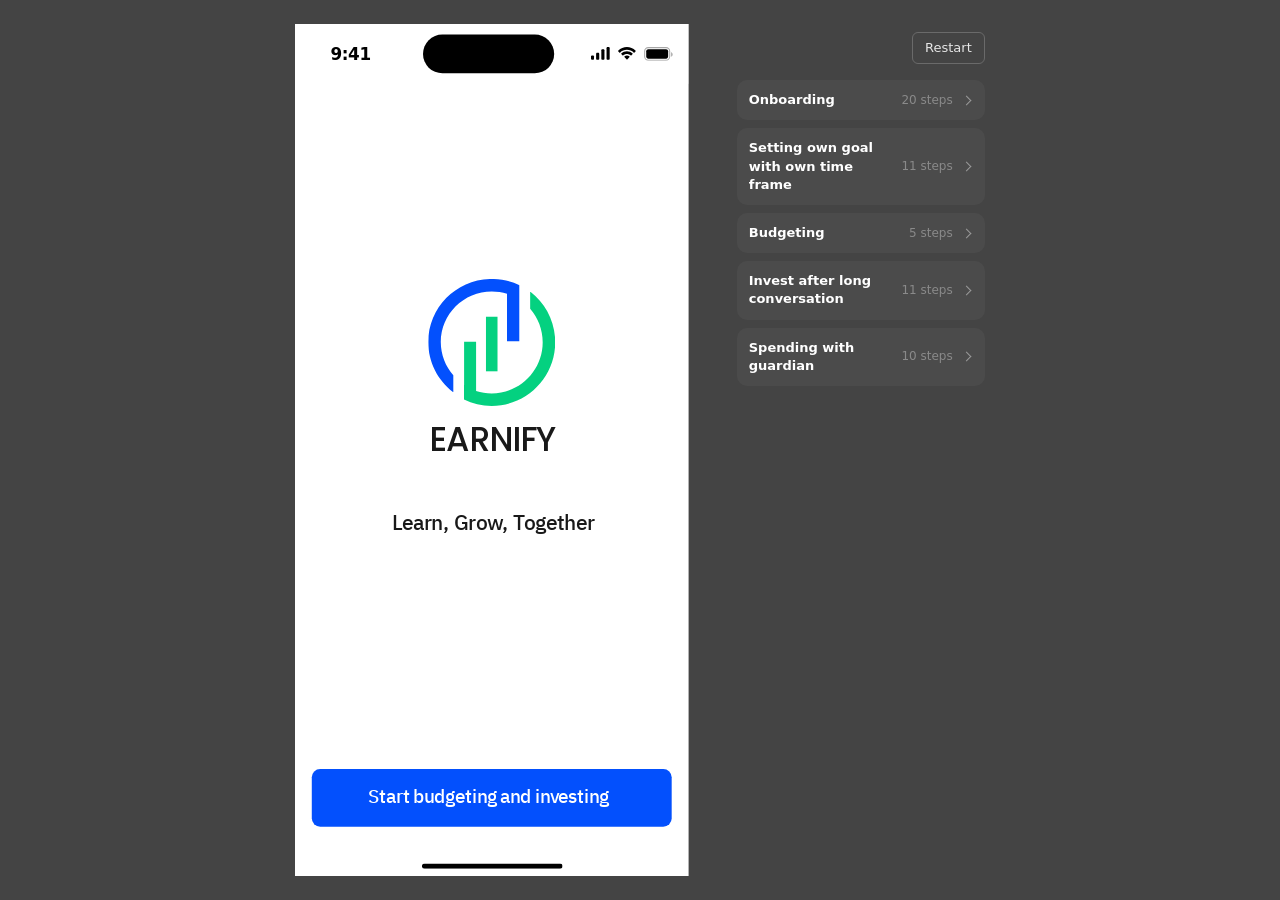
<file: prototypes/earnify/index.html>
<!doctype html>
<html lang="en">
<head>
  <meta charset="utf-8">
  <meta name="viewport" content="width=device-width, initial-scale=1, maximum-scale=1, viewport-fit=cover">
  <title>Earnify Prototype</title>
  <link rel="preconnect" href="https://fonts.googleapis.com">
  <link rel="preconnect" href="https://fonts.gstatic.com" crossorigin>
  <link rel="stylesheet" href="https://fonts.googleapis.com/css2?family=IBM+Plex+Sans+Devanagari:wght@400;500;600;700&family=Inter:wght@400;700&family=Poppins:wght@500&display=swap">
  <link rel="stylesheet" href="css/styles.css?v=3">
  <link rel="stylesheet" href="css/goal.css">
  <link rel="stylesheet" href="css/budget.css">
  <link rel="stylesheet" href="css/invest.css">
  <link rel="stylesheet" href="css/guardian.css">
</head>
<body>
<main class="stage">
  <div class="device-wrap" id="deviceWrap">
    <div class="device" id="device" data-screen="splash">

      <!-- 1 · Welcome — Figma 1:754 -->
      <section class="screen" data-screen="splash" aria-label="Welcome">
        <p class="abs b-l-500" style="left:92px;top:461px;width:192px;text-align:center;white-space:nowrap">Learn, Grow, Together</p>
        <div class="abs" style="left:182px;top:279px;width:11px;height:52px;background:var(--green)"></div>
        <p class="abs" style="left:109px;top:372px;width:159px;height:47px;margin:0;font:500 32px/1.5 var(--font-poppins);letter-spacing:-0.5px;text-align:center">EARNIFY</p>
        <img class="abs" src="assets/img/logo-mark-blue.svg" alt="" style="left:127.22px;top:243.06px;width:86.644px;height:108.307px">
        <img class="abs" src="assets/img/logo-mark-green.svg" alt="" style="left:161.35px;top:255.29px;width:86.643px;height:108.306px">
        <button class="btn" type="button" data-go="email" style="left:16.39px;top:709.5px">Start budgeting and investing</button>
      </section>

      <!-- 2 · Email — Figma 1:782 -->
      <section class="screen" data-screen="email" aria-label="Enter your email">
        <div class="hdr" style="top:72.5px">
          <div class="back-row"><button class="back-btn" type="button" data-back aria-label="Back"><img src="assets/img/icon-back.svg" alt=""></button></div>
          <div class="title-row"><h1 class="h-xl">Enter your email that you want to join in Earnify with</h1></div>
        </div>
        <div class="form" style="top:252px">
          <div class="field">
            <label for="email">Your email</label>
            <input id="email" type="email" inputmode="email" autocomplete="email" autocapitalize="off" spellcheck="false" placeholder="Write your email here">
          </div>
        </div>
        <button class="btn" type="button" id="emailNext" data-go="check-email" disabled style="left:15.67px;top:710px">Next</button>
      </section>

      <!-- 3 · Check your email — Figma 1:802 -->
      <section class="screen" data-screen="check-email" aria-label="Check your email">
        <div class="hdr" style="top:73px">
          <div class="back-row"><button class="back-btn" type="button" data-back aria-label="Back"><img src="assets/img/icon-back.svg" alt=""></button></div>
          <div class="title-row"><h1 class="h-xl">Check your email</h1></div>
          <div class="body-row"><p class="b-m">Please confirm your email</p></div>
        </div>
        <img class="abs" src="assets/img/email-envelope-back.svg" alt="" style="left:88.76px;top:329px;width:197.25px;height:141px">
        <img class="abs" src="assets/img/email-envelope-front.svg" alt="" style="left:88.01px;top:398px;width:198px;height:105.75px">
        <div class="abs" style="left:121.76px;top:308px;width:130.5px;height:162px;background:var(--green)"></div>
        <img class="abs" src="assets/img/email-envelope-mask-group.svg" alt="" style="left:88.01px;top:398px;width:198px;height:105.75px">
        <div class="abs" style="left:145.74px;top:340.25px;width:81.75px;height:9.75px;background:#fff"></div>
        <div class="abs" style="left:145.74px;top:365px;width:81.75px;height:9.75px;background:#fff"></div>
        <div class="abs" style="left:145.74px;top:389.75px;width:81.75px;height:9.75px;background:#fff"></div>
        <div class="abs" style="left:145.74px;top:413px;width:81.75px;height:9.75px;background:#fff"></div>
        <button class="btn" type="button" data-go="journey-1" style="top:643px">Next</button>
        <button class="btn" type="button" disabled style="top:710px">Resend the email</button>
      </section>

      <!-- 4 · Journey, step 1 current — Figma 1:855 -->
      <section class="screen" data-screen="journey-1" aria-label="Start your Earnify journey">
        <div class="hdr" style="top:72.5px">
          <div class="back-row"><button class="back-btn" type="button" data-back aria-label="Back"><img src="assets/img/icon-back.svg" alt=""></button></div>
          <div class="title-row"><h1 class="h-xl">Start your Earnify journey</h1></div>
        </div>
        <img class="j-line" src="assets/img/journey-line.svg" alt="" style="left:-33.5px;top:325.5px;width:157px">
        <div class="j-dot on" style="left:23px;top:211px">1</div>
        <div class="j-dot" style="left:23px;top:284px">2</div>
        <div class="j-dot" style="left:23px;top:360px">3</div>
        <p class="j-label b-m" style="left:98.01px;top:224px">Who we are</p>
        <p class="j-label b-m" style="left:98.01px;top:297px">Set up your account</p>
        <p class="j-label b-m" style="left:98.01px;top:370px">Link your Bank account</p>
        <button class="btn" type="button" data-go="intro-1" style="top:710px">Next</button>
      </section>

      <!-- 5 · Intro 1/4 — Figma 1:877 -->
      <section class="screen" data-screen="intro-1" aria-label="Learning about money">
        <div class="progress"><i class="on" style="width:80px"></i><i style="width:80px"></i><i style="width:80px"></i><i style="width:80px"></i></div>
        <div class="hdr" style="top:121px;left:1px">
          <div class="back-row"><button class="back-btn" type="button" data-back aria-label="Back"><img src="assets/img/icon-back.svg" alt=""></button></div>
          <div class="title-row"><h1 class="h-xl">Learning about money doesn’t have to be hard</h1></div>
          <div class="body-row"><p class="b-m">Earnify helps teens to grow healthy money habits</p></div>
        </div>
        <img class="abs" src="assets/img/intro1-bulb.svg" alt="" style="left:132.97px;top:352.7px;width:142.864px;height:214.297px">
        <img class="abs" src="assets/img/intro1-bulb-neck.svg" alt="" style="left:153.38px;top:475.15px;width:100.325px;height:62.928px">
        <img class="abs" src="assets/img/intro1-base-bottom.svg" alt="" style="left:176.08px;top:541.5px;width:52px;height:25.5px">
        <img class="abs" src="assets/img/intro1-base-top.svg" alt="" style="left:176.08px;top:516px;width:52px;height:25.5px;transform:rotate(180deg)">
        <div class="abs" style="left:82.1px;top:383px;width:108px;height:20px;background:var(--pictogram-grey)"></div>
        <div class="abs" style="left:82.1px;top:420px;width:108px;height:21px;background:var(--pictogram-grey)"></div>
        <div class="abs" style="left:82.1px;top:455px;width:108px;height:21px;background:var(--pictogram-grey)"></div>
        <img class="abs" src="assets/img/intro1-mask-group.svg" alt="" style="left:134.03px;top:352.7px;width:142.865px;height:142.865px">
        <button class="btn" type="button" data-go="intro-2" style="top:710px">Next</button>
      </section>

      <!-- 6 · Intro 2/4 — Figma 1:1409 -->
      <section class="screen" data-screen="intro-2" aria-label="Discuss investment plan">
        <div class="progress"><i class="on" style="width:80px"></i><i class="on" style="width:80px"></i><i style="width:80px"></i><i style="width:80px"></i></div>
        <div class="hdr" style="top:121px;left:1px">
          <div class="back-row"><button class="back-btn" type="button" data-back aria-label="Back"><img src="assets/img/icon-back.svg" alt=""></button></div>
          <div class="title-row"><h1 class="h-xl">Discuss investment plan with parents or guardians</h1></div>
          <div class="body-row"><p class="b-m">Do you know there is a study that 000 teens are more likely to have a wise spending habit when they openly discuss their financial plans to others?</p></div>
        </div>
        <img class="abs" src="assets/img/intro2-bubble-blue.svg" alt="" style="left:68.21px;top:421.77px;width:155.032px;height:163.228px">
        <img class="abs" src="assets/img/intro2-bubble-green.svg" alt="" style="left:148.2px;top:391.27px;width:154.255px;height:139.468px">
        <img class="abs" src="assets/img/intro2-intersect.svg" alt="" style="left:148.19px;top:421.71px;width:75.042px;height:80.632px">
        <img class="abs" src="assets/img/intro2-badge.svg" alt="" style="left:158.55px;top:433.85px;width:54.374px;height:54.374px">
        <button class="btn" type="button" data-go="intro-3" style="top:710px">Next</button>
      </section>

      <!-- 7 · Intro 3/4 — Figma 1:1339 -->
      <section class="screen" data-screen="intro-3" aria-label="Set multiple saving goals">
        <div class="progress"><i class="on" style="width:80px"></i><i class="on" style="width:80px"></i><i class="on" style="width:80px"></i><i style="width:80px"></i></div>
        <button class="skip" type="button" data-go="journey-2">skip</button>
        <div class="hdr" style="top:117px">
          <div class="back-row"><button class="back-btn" type="button" data-back aria-label="Back"><img src="assets/img/icon-back.svg" alt=""></button></div>
          <div class="title-row"><h1 class="h-xl">Set multiple saving goals you actually care about</h1></div>
          <div class="body-row"><p class="b-m">Hard to save money? Let’s start from a short term goal and slowly extend to long term goal</p></div>
        </div>
        <img class="abs" src="assets/img/intro3-coin.svg" alt="" style="left:131.99px;top:357px;width:111.5px;height:223px">
        <button class="btn" type="button" data-go="intro-4" style="top:710px">Next</button>
      </section>

      <!-- 8 · Intro 4/4 — Figma 1:1371 -->
      <section class="screen" data-screen="intro-4" aria-label="Build healthy spending habit">
        <div class="progress"><i class="on" style="width:80px"></i><i class="on" style="width:80px"></i><i class="on" style="width:80px"></i><i class="on" style="width:80px"></i></div>
        <button class="skip" type="button" data-go="journey-2">skip</button>
        <div class="hdr" style="top:117px">
          <div class="back-row"><button class="back-btn" type="button" data-back aria-label="Back"><img src="assets/img/icon-back.svg" alt=""></button></div>
          <div class="title-row"><h1 class="h-xl">Build healthy spending habit</h1></div>
          <div class="body-row"><p class="b-m">You can track your own personal spending by linking your pre-existing bank accounts</p></div>
        </div>
        <img class="abs" src="assets/img/intro4-cart.svg" alt="" style="left:74.01px;top:367.72px;width:210.001px;height:202.739px">
        <button class="btn" type="button" data-go="journey-2" style="top:710px">Next</button>
      </section>

      <!-- 9 · Journey, step 2 — Figma 1:915 -->
      <section class="screen" data-screen="journey-2" aria-label="Start your Earnify journey, step 2">
        <div class="hdr" style="top:72.5px">
          <div class="back-row"><button class="back-btn" type="button" data-back aria-label="Back"><img src="assets/img/icon-back.svg" alt=""></button></div>
          <div class="title-row"><h1 class="h-xl">Start your Earnify journey</h1></div>
        </div>
        <img class="j-line" src="assets/img/journey-line.svg" alt="" style="left:-32.5px;top:287.5px;width:157px">
        <img class="j-line" src="assets/img/journey-line-active.svg" alt="" style="left:28.5px;top:226.5px;width:35px">
        <div class="j-dot on" style="left:24px;top:173px">1</div>
        <div class="j-dot on" style="left:24px;top:246px">2</div>
        <div class="j-dot" style="left:24px;top:322px">3</div>
        <p class="j-label b-m" style="left:99.01px;top:186px">Who we are</p>
        <p class="j-label b-m" style="left:99.01px;top:259px">Set up your account</p>
        <p class="j-label b-m" style="left:99.01px;top:332px">Link your Bank account</p>
        <button class="btn" type="button" data-go="name" style="top:710px">Next</button>
      </section>

      <!-- 10 · Name — Figma 1:962 (empty) / 1:1099 (filled) -->
      <section class="screen" data-screen="name" aria-label="What is your name?">
        <div class="progress"><i class="on" style="width:164px"></i><i style="width:163px"></i></div>
        <div class="hdr" style="top:97.5px">
          <div class="back-row"><button class="back-btn" type="button" data-back aria-label="Back"><img src="assets/img/icon-back.svg" alt=""></button></div>
          <div class="title-row"><h1 class="h-xl">What is your name?</h1></div>
        </div>
        <div class="form" style="top:186px">
          <div class="field">
            <label for="firstName">First name</label>
            <input id="firstName" type="text" autocomplete="given-name" spellcheck="false" placeholder="Your first name goes here">
          </div>
          <div class="field">
            <label for="middleName">Middle name</label>
            <input id="middleName" type="text" autocomplete="additional-name" spellcheck="false" placeholder="If you do not have one, please skip">
          </div>
          <div class="field">
            <label for="lastName">Last name</label>
            <input id="lastName" type="text" autocomplete="family-name" spellcheck="false" placeholder="Your last name goes here">
          </div>
        </div>
        <div class="lock-note" style="top:469px">
          <img src="assets/img/icon-lock.svg" alt="">
          <p class="b-m">We need your legal name and it will be encrypted and protected.</p>
        </div>
        <button class="btn" type="button" id="nameNext" data-go="birthday" disabled style="left:15.67px;top:710px">Next</button>
      </section>

      <!-- 11 · Birthday — Figma 1:1009 (untouched) / 1:1054 (selected) -->
      <section class="screen" data-screen="birthday" aria-label="When is your birthday?">
        <div class="progress"><i class="on" style="width:164px"></i><i class="on" style="width:163px"></i></div>
        <div class="hdr" style="top:102px">
          <div class="back-row"><button class="back-btn" type="button" data-back aria-label="Back"><img src="assets/img/icon-back.svg" alt=""></button></div>
          <div class="title-row"><h1 class="h-xl">When is your birthday?</h1></div>
        </div>
        <div class="dob-picker" id="dobPicker"><div class="dob-band"></div></div>
        <button class="btn" type="button" id="dobNext" data-go="journey-3" disabled style="left:15.67px;top:710px">Next</button>
      </section>

      <!-- 12 · Journey, step 3 — Figma 1:939 (drawn identical to 1:915 in the file) -->
      <section class="screen" data-screen="journey-3" aria-label="Start your Earnify journey, step 3">
        <div class="hdr" style="top:72.5px">
          <div class="back-row"><button class="back-btn" type="button" data-back aria-label="Back"><img src="assets/img/icon-back.svg" alt=""></button></div>
          <div class="title-row"><h1 class="h-xl">Start your Earnify journey</h1></div>
        </div>
        <img class="j-line" src="assets/img/journey-line.svg" alt="" style="left:-32.5px;top:287.5px;width:157px">
        <img class="j-line" src="assets/img/journey-line-active.svg" alt="" style="left:28.5px;top:226.5px;width:35px">
        <div class="j-dot on" style="left:24px;top:173px">1</div>
        <div class="j-dot on" style="left:24px;top:246px">2</div>
        <div class="j-dot" style="left:24px;top:322px">3</div>
        <p class="j-label b-m" style="left:99.01px;top:186px">Who we are</p>
        <p class="j-label b-m" style="left:99.01px;top:259px">Set up your account</p>
        <p class="j-label b-m" style="left:99.01px;top:332px">Link your Bank account</p>
        <button class="btn" type="button" data-go="link-intro" style="top:710px">Next</button>
      </section>

      <!-- 13 · Securely link your bank — Figma 1:1154 -->
      <section class="screen" data-screen="link-intro" aria-label="Securely link your bank account">
        <div class="progress"><i class="on" style="width:66px"></i><i style="width:65px"></i><i style="width:65px"></i><i style="width:65px"></i><i style="width:65px"></i></div>
        <div class="hdr" style="top:96px">
          <div class="back-row"><button class="back-btn" type="button" data-back aria-label="Back"><img src="assets/img/icon-back.svg" alt=""></button></div>
          <div class="title-row"><h1 class="h-xl">Securely link your bank account.</h1></div>
          <div class="body-row"><p class="b-m">Your finance data will only used within the app to support your healthy spending / budgeting habit</p></div>
        </div>
        <img class="abs" src="assets/img/link-bank-secure.svg" alt="" style="left:102.95px;top:338px;width:169.117px;height:231.802px">
        <button class="btn" type="button" data-go="banks" style="top:710px">Agree and Continue</button>
      </section>

      <!-- 14 · Bank list — Figma 1:614 (+ overlay 1:679 and sheet 1:745 below) -->
      <section class="screen" data-screen="banks" aria-label="Link your bank account">
        <div class="progress"><i class="on" style="width:66px"></i><i class="on" style="width:65px"></i><i style="width:65px"></i><i style="width:65px"></i><i style="width:65px"></i></div>
        <div class="hdr" style="top:102px">
          <div class="back-row"><button class="back-btn" type="button" data-back aria-label="Back"><img src="assets/img/icon-back.svg" alt=""></button></div>
          <div class="title-row"><h1 class="h-xl">Link your bank account.</h1></div>
        </div>
        <label class="search">
          <img src="assets/img/icon-search.svg" alt="">
          <input id="bankSearch" type="search" autocomplete="off" spellcheck="false" placeholder="Search bank by name" aria-label="Search bank by name">
        </label>
        <div class="bank-list" id="bankList">
          <button class="bank" type="button" data-bank="Bank of America" data-action="open-sheet" style="gap:11px">
            <span class="bank-logo" style="background-image:url(assets/img/bank-logos-a.png);background-size:434px 984px;background-position:-27px -300px"></span>
            <span class="bank-name">Bank of America</span>
          </button>
          <div class="bank" data-bank="Bank of Scotland" style="gap:9px">
            <span class="bank-logo" style="background-image:url(assets/img/bank-logos-b.png);background-size:484.288px 1094.717px;background-position:-18.526px -457.368px"></span>
            <span class="bank-name">Bank of Scotland</span>
          </div>
          <div class="bank" data-bank="Barclay" style="gap:11px">
            <span class="bank-logo" style="background-image:url(assets/img/bank-logos-b.png);background-size:460.074px 1039.981px;background-position:-15.4px -509.3px"></span>
            <span class="bank-name">Barclay</span>
          </div>
          <div class="bank" data-bank="Chase" style="gap:8px">
            <span class="bank-logo" style="background-image:url(assets/img/bank-logos-c.png);background-size:459.185px 1037.981px;background-position:-15.556px -661px"></span>
            <span class="bank-name">Chase</span>
          </div>
          <div class="bank" data-bank="City Bank" style="gap:7px">
            <span class="bank-logo" style="background-image:url(assets/img/bank-logos-a.png);background-size:434.059px 983.867px;background-position:-27px -482px"></span>
            <span class="bank-name">City Bank</span>
          </div>
          <div class="bank" data-bank="Clydesdale Bank" style="gap:7px">
            <span class="bank-logo" style="background-image:url(assets/img/bank-logos-b.png);background-size:460.074px 1039.981px;background-position:-16.5px -739.2px"></span>
            <span class="bank-name">Clydesdale Bank</span>
          </div>
          <div class="bank" data-bank="Danske Bank" style="gap:8px">
            <span class="bank-logo" style="background-image:url(assets/img/bank-logos-b.png);background-size:460.074px 1039.981px;background-position:-16.5px -891px"></span>
            <span class="bank-name">Danske Bank</span>
          </div>
          <div class="bank" data-bank="Discover" style="gap:8px">
            <span class="bank-logo" style="background-image:url(assets/img/bank-logos-a.png);background-size:434px 984px;background-position:-27px -563px"></span>
            <span class="bank-name">Discover</span>
          </div>
        </div>
      </section>

      <!-- 15 · Bank consent (Bank of America page, 375 x 1176, scrolls) — Figma 1:1146 -->
      <section class="screen" data-screen="consent" aria-label="Bank of America consent">
        <div class="scroll consent-scroll" id="consentScroll">
          <div class="consent-page">
            <div class="clip" style="left:0;top:47px;width:375px;height:811.141px">
              <img class="abs" src="assets/img/consent-top.png" alt="" style="left:1px;top:-40px;width:374.97px;height:849.932px">
            </div>
            <div class="clip" style="left:0;top:563px;width:375px;height:681px">
              <img class="abs" src="assets/img/consent-bottom.png" alt="" style="left:0;top:-133px;width:375px;height:851px;object-fit:cover">
            </div>
            <button class="hotspot" type="button" data-go="accounts" aria-label="Share my data" style="left:24px;top:926px;width:328px;height:44px"></button>
            <button class="hotspot" type="button" data-back aria-label="Cancel" style="left:24px;top:984px;width:328px;height:47px"></button>
          </div>
        </div>
      </section>

      <!-- 16 · Which account — Figma 1:1189 (none checked) / 1:1233 (Checking checked) -->
      <section class="screen" data-screen="accounts" aria-label="Which account?">
        <div class="progress"><i class="on" style="width:66px"></i><i class="on" style="width:65px"></i><i class="on" style="width:65px"></i><i style="width:65px"></i><i style="width:65px"></i></div>
        <div class="hdr" style="top:96px">
          <div class="back-row"><button class="back-btn" type="button" data-back aria-label="Back"><img src="assets/img/icon-back.svg" alt=""></button></div>
          <div class="title-row"><h1 class="h-xl">Which Account?</h1></div>
          <div class="body-row"><p class="b-m">We found following accounts in Bank of America, which would you like to link?</p></div>
        </div>
        <div class="acct-list">
          <div class="acct">
            <button class="acct-box b-m" type="button" role="checkbox" aria-checked="false" data-account="checking">
              <img class="cb cb-off" src="assets/img/checkbox-off.svg" alt="">
              <img class="cb cb-on" src="assets/img/checkbox-on.svg" alt="">
              <span class="acct-text"><span>Checking</span><span style="margin-left:24px">2311 8472 1222</span></span>
            </button>
          </div>
          <div class="acct">
            <button class="acct-box b-m" type="button" role="checkbox" aria-checked="false" data-account="saving">
              <img class="cb cb-off" src="assets/img/checkbox-off.svg" alt="">
              <img class="cb cb-on" src="assets/img/checkbox-on.svg" alt="">
              <span class="acct-text"><span>Saving</span><span style="margin-left:41px">2311 8472 1222</span></span>
            </button>
          </div>
        </div>
        <div class="abs" style="left:0;top:634px;width:375px;padding:10px;display:flex;justify-content:center">
          <p class="b-s" style="width:304px;text-align:center">All the checked accounts will be make data visualized dashboard for your main page.</p>
        </div>
        <button class="btn" type="button" data-action="accounts-next" style="top:710px">Agree and Continue</button>
      </section>

      <!-- 17 · Bank linked — Figma 1:1277 -->
      <section class="screen" data-screen="linked" aria-label="Bank linked">
        <div class="progress"><i class="on" style="width:66px"></i><i class="on" style="width:65px"></i><i class="on" style="width:65px"></i><i class="on" style="width:65px"></i><i style="width:65px"></i></div>
        <div class="hdr" style="top:96px">
          <div class="back-row"><button class="back-btn" type="button" data-back aria-label="Back"><img src="assets/img/icon-back.svg" alt=""></button></div>
          <div class="title-row"><h1 class="h-xl">Booom! Bank linked.</h1></div>
          <div class="body-row"><p class="b-m">Your bank account is linked for 90 days</p></div>
        </div>
        <div class="abs" style="left:107.01px;top:335px;width:142px;height:142px;border-radius:50%;background:url(assets/img/bank-logos-a.png) -87.137px -968.182px / 1400.826px 3175.206px no-repeat"></div>
        <button class="btn" type="button" data-go="after-90" style="top:710px">Why 90 days?</button>
      </section>

      <!-- 18 · What happens after 90 days — Figma 1:1301 -->
      <section class="screen" data-screen="after-90" aria-label="What happens after 90 days?">
        <div class="progress"><i class="on" style="width:66px"></i><i class="on" style="width:65px"></i><i class="on" style="width:65px"></i><i class="on" style="width:65px"></i><i class="on" style="width:65px"></i></div>
        <div class="hdr" style="top:96px">
          <div class="back-row"><button class="back-btn" type="button" data-back aria-label="Back"><img src="assets/img/icon-back.svg" alt=""></button></div>
          <div class="title-row"><h1 class="h-xl">What happens after 90 days?</h1></div>
          <div class="body-row"><p class="b-m">According to the UK law, we can only keep your bank data for 90 days.</p></div>
        </div>
        <div class="info-list">
          <div class="info">
            <img src="assets/img/icon-bell.svg" alt="">
            <div class="info-text">
              <p class="b-m-500">We will let you know in advance</p>
              <p class="b-m">3 days before your bank data expires we will remind you</p>
            </div>
          </div>
          <div class="info">
            <img src="assets/img/icon-bell.svg" alt="">
            <div class="info-text">
              <p class="b-m-500">Relink whenever you want</p>
              <p class="b-m">You don’t need to relink on 90th exact day, relink whenever you wish to</p>
            </div>
          </div>
        </div>
        <button class="btn" type="button" data-go="congrats" style="top:710px">I understand</button>
      </section>

      <!-- 19 · Congratulation — Figma 1:830 -->
      <section class="screen" data-screen="congrats" aria-label="Congratulation">
        <div class="hdr" style="top:73px;left:-0.39px">
          <div class="back-row"><button class="back-btn" type="button" data-back aria-label="Back"><img src="assets/img/icon-back.svg" alt=""></button></div>
          <div class="title-row"><h1 class="h-xl">Congratulation!</h1></div>
          <div class="body-row"><p class="b-m">It is time to earn and learn together</p></div>
        </div>
        <img class="abs" src="assets/img/congrats-party.svg" alt="" style="left:-106px;top:310px;width:418.979px;height:381.014px">
        <button class="btn" type="button" data-go="home" style="top:710px">Start Earnify</button>
      </section>

      <!-- 20 · Home before a goal — Figma 1:512. Ends onboarding; first page of "Setting own goal with own time frame" -->
      <!--      (the version with a goal card is the separate screen "home-goal", Figma 9:2373) -->
      <section class="screen screen--home" data-screen="home" aria-label="Home">
        <div class="scroll home-scroll" id="homeScroll">
          <div class="home-content">
            <div class="home-sec" style="top:77px;left:0.84px">
              <div class="home-h"><p class="b-l-500 home-greeting">Good morning , Mark</p></div>
              <div class="home-cards">
                <button class="home-card" id="homeCreateGoal" type="button" data-action="new-goal">
                  <span class="hc-left"><img class="hc-ico" src="assets/img/icon-plus.svg" alt=""><span class="hc-text b-m">Create goal</span></span>
                  <img class="hc-chev" src="assets/img/icon-chevron.svg" alt="">
                </button>
                <div class="home-card" data-go="guardian">
                  <div class="hc-left"><div class="hc-box"><img src="assets/img/icon-guardian.svg" alt=""></div><p class="hc-text b-m">Invest with Guardian</p></div>
                  <img class="hc-chev" src="assets/img/icon-chevron.svg" alt="">
                </div>
              </div>
            </div>
            <div class="home-sec" style="top:307px;left:0">
              <div class="home-h"><p class="b-l-500">Weekly report</p></div>
              <div class="home-cards">
                <div class="home-card">
                  <div class="hc-left"><div class="hc-box"><span class="hc-emoji hc-emoji--sparkles">✨</span></div><p class="hc-text b-m">You start a journey with Litta Steps!</p></div>
                  <img class="hc-chev" src="assets/img/icon-chevron-empty.svg" alt="">
                </div>
                <div class="home-card">
                  <div class="hc-left"><div class="hc-box"><span class="hc-emoji">📈</span></div><p class="hc-text b-m">+£1.25 interest earned</p></div>
                  <img class="hc-chev" src="assets/img/icon-chevron.svg" alt="">
                </div>
                <div class="home-card">
                  <div class="hc-left"><div class="hc-box"><span class="hc-emoji">🏅</span></div><p class="hc-text b-m">You saved 3 days in a row!</p></div>
                  <img class="hc-chev" src="assets/img/icon-chevron.svg" alt="">
                </div>
              </div>
            </div>
            <div class="home-sec" style="top:594.06px;left:0">
              <div class="home-h"><p class="b-l-500">Approval &amp; Alerts</p></div>
              <div class="home-cards">
                <div class="home-card">
                  <div class="hc-left hc-left--plain"><p class="hc-text b-m">There is no approval or alerts</p></div>
                  <img class="hc-chev" src="assets/img/icon-chevron-empty.svg" alt="">
                </div>
                <div class="home-card">
                  <div class="hc-left"><div class="hc-box"><span class="hc-emoji">📈</span></div><p class="hc-text b-m">+£1.25 interest earned</p></div>
                  <img class="hc-chev" src="assets/img/icon-chevron.svg" alt="">
                </div>
                <div class="home-card">
                  <div class="hc-left"><div class="hc-box"><span class="hc-emoji">🏅</span></div><p class="hc-text b-m">You saved 3 days in a row!</p></div>
                  <img class="hc-chev" src="assets/img/icon-chevron.svg" alt="">
                </div>
              </div>
            </div>
          </div>
        </div>
        <nav class="tabbar" aria-label="Tabs">
          <div class="tab-row">
            <button class="tab" type="button" data-action="tab-budget" style="width:35.727px"><img src="assets/img/tab-budget.svg" alt=""><span>Budget</span></button>
            <button class="tab" type="button" data-action="tab-invest" style="width:29.078px"><img src="assets/img/tab-invest.svg" alt=""><span style="min-width:0;width:41.703px">Invest</span></button>
            <div class="tab is-current" style="width:29.078px"><img src="assets/img/tab-home.svg" alt=""><span>Home</span></div>
            <div class="tab" style="width:38.664px"><img src="assets/img/tab-activity.svg" alt=""><span>Activity</span></div>
            <div class="tab" style="width:34.273px"><img src="assets/img/tab-setting.svg" alt=""><span>Setting</span></div>
          </div>
        </nav>
        <button class="fab" type="button" data-action="new-goal"><img src="assets/img/icon-plus-white.svg" alt=""><span>Create Goal</span></button>
      </section>

      <!-- ===================== Set own goal with own time frame — Figma section 9:521 ===================== -->

      <!-- G1 · Let's set your first goal — Figma 9:1872 -->
      <section class="screen" data-screen="goal-intro" aria-label="Let's set your first goal">
        <div class="hdr" style="top:72.83px">
          <div class="back-row"><button class="back-btn" type="button" data-back aria-label="Back"><img src="assets/img/icon-back-black.svg" alt=""></button></div>
          <div class="title-row"><h1 class="h-xl g-black g-nowrap">Let’s set your first goal</h1></div>
        </div>
        <div class="abs body-row" style="left:0;top:151.83px;width:375px"><p class="b-m g-black">Having a clear goal makes saving easier.</p></div>
        <img class="abs" src="assets/img/goal-intro-mountain.svg" alt="" style="left:16px;top:256.83px;width:343px;height:412.352px">
        <button class="btn" type="button" data-go="goal-about" style="top:709.77px">Next</button>
      </section>

      <!-- G2 · What is your goal about? — Figma 9:1840 (unselected) / 9:1856 (selected) -->
      <section class="screen" data-screen="goal-about" aria-label="What is your goal about?">
        <div class="hdr" style="top:72.83px">
          <div class="back-row"><button class="back-btn" type="button" data-back aria-label="Back"><img src="assets/img/icon-back-black.svg" alt=""></button></div>
          <div class="title-row"><h1 class="h-l g-black">What is your goal about?</h1></div>
        </div>
        <div class="g-cat-list" style="top:186.83px">
          <button class="g-cat" type="button" data-cat="purchase"><span class="g-cat-emoji g-emoji-shadow">🤑</span><span class="g-cat-text">For some big purchase</span></button>
          <button class="g-cat" type="button" data-cat="trip"><span class="g-cat-emoji">🏖</span><span class="g-cat-text">For going on a trip or vacation</span></button>
          <button class="g-cat" type="button" data-cat="future"><span class="g-cat-emoji">🚀</span><span class="g-cat-text">For preparing the future</span></button>
          <button class="g-cat" type="button" data-cat="emergency"><span class="g-cat-emoji">🆘</span><span class="g-cat-text">For preparing emergency fund</span></button>
          <button class="g-cat" type="button" data-cat="education"><span class="g-cat-emoji">🎓</span><span class="g-cat-text">For educational fee</span></button>
          <button class="g-cat" type="button" data-cat="other"><span class="g-cat-emoji">😗</span><span class="g-cat-text">For nothing above</span></button>
        </div>
      </section>

      <!-- G3 · Name the goal — Figma 9:1905 (empty) / 9:1959 (suggestion selected) + Next 9:2113 / 9:2214 -->
      <section class="screen" data-screen="goal-name" aria-label="Name your goal">
        <div class="hdr" style="top:72.83px">
          <div class="back-row"><button class="back-btn" type="button" data-back aria-label="Back"><img src="assets/img/icon-back-black.svg" alt=""></button></div>
          <div class="title-row"><h1 class="h-l g-black">What is your goal about?</h1></div>
        </div>
        <div class="g-form" style="top:176.83px">
          <div class="g-group">
            <label class="g-label" for="goalName">Budget name</label>
            <input class="g-input" id="goalName" type="text" autocomplete="off" spellcheck="false" enterkeyhint="next" placeholder="Enter what you are saving it for">
          </div>
          <div class="g-group">
            <p class="g-label">Quick name suggestions</p>
            <div class="g-chips">
              <div class="g-chip-row">
                <button class="g-chip" type="button" data-name="Laptop"><span class="g-chip-emoji" style="font-size:12px">💻</span><span class="g-chip-text">Laptop</span></button>
                <button class="g-chip" type="button" data-name="Cellphone"><span class="g-chip-emoji">📱</span><span class="g-chip-text">Cellphone</span></button>
                <button class="g-chip" type="button" data-name="Monitor"><span class="g-chip-emoji">🖥️</span><span class="g-chip-text">Monitor</span></button>
              </div>
              <div class="g-chip-row">
                <button class="g-chip" type="button" data-name="Game"><span class="g-chip-emoji">🎮</span><span class="g-chip-text">Game</span></button>
                <button class="g-chip" type="button" data-name="Nintendo Switch 2"><span class="g-chip-emoji">🎮</span><span class="g-chip-text">Nintendo Switch 2</span></button>
              </div>
              <div class="g-chip-row">
                <button class="g-chip" type="button" data-name="Roblocks Giftcard"><span class="g-chip-emoji">🎮</span><span class="g-chip-text">Roblocks Giftcard</span></button>
                <button class="g-chip" type="button" data-name="Air Jordon"><span class="g-chip-emoji">👟</span><span class="g-chip-text">Air Jordon</span></button>
              </div>
            </div>
          </div>
        </div>
        <!-- Next: off until there's a name (9:2113), on after (9:2214) -->
        <button class="btn" type="button" id="goalNameNext" data-go="goal-method" disabled style="top:710px">Next</button>
      </section>

      <!-- G4 · How do you want to save? — Figma 9:1790 (unselected) / 9:1815 (selected) -->
      <section class="screen" data-screen="goal-method" aria-label="How do you want to save?">
        <div class="hdr" style="top:72.83px">
          <div class="back-row"><button class="back-btn" type="button" data-back aria-label="Back"><img src="assets/img/icon-back-black.svg" alt=""></button></div>
          <div class="title-row"><h1 class="h-l g-black">How do you want to save?</h1></div>
        </div>
        <div class="g-methods" style="top:186.43px">
          <button class="g-method" type="button" data-method="target">
            <span class="g-method-emoji">🎯</span>
            <span class="g-method-text"><span class="g-method-title">Save for a target</span><span class="g-method-desc">e.g. : I want to have £350 by 14th Jun</span></span>
          </button>
          <button class="g-method" type="button" data-method="regular">
            <span class="g-method-emoji g-emoji-drop">🗓️</span>
            <span class="g-method-text"><span class="g-method-title">Save regularly</span><span class="g-method-desc">e.g. : I want to put £10 every week</span></span>
          </button>
        </div>
      </section>

      <!-- G5a · Save for a target — Figma 9:2087 → 9:2013/9:2050 (duration open) → 9:2117 → 9:2159 → 9:2207 (grows and scrolls) -->
      <section class="screen" data-screen="target-form" aria-label="Save for a target">
        <div class="scroll g-scroll">
          <div class="g-page">
            <div class="g-hdr">
              <div class="back-row"><button class="back-btn" type="button" data-back aria-label="Back"><img src="assets/img/icon-back-black.svg" alt=""></button></div>
              <div class="title-row"><h1 class="h-l g-black">Save for a target</h1></div>
            </div>
            <div class="g-group" style="margin-top:30.73px">
              <label class="g-label" for="targetAmount">Amount</label>
              <input class="g-input" id="targetAmount" type="text" inputmode="decimal" autocomplete="off" enterkeyhint="done" placeholder="Enter how much you want to save in total">
            </div>
            <div class="g-group g-dd g-dd--target" id="targetDuration" style="margin-top:32px">
              <p class="g-label">Duration</p>
              <div class="g-dd-box" role="button" tabindex="0" aria-haspopup="listbox" aria-expanded="false">
                <span class="g-dd-text is-placeholder">Select the duration</span>
                <img class="g-dd-chev" src="assets/img/icon-dropdown-down.svg" alt="">
              </div>
              <div class="g-dd-panel" role="listbox" hidden>
                <button class="g-dd-opt" type="button" role="option" data-months="1">1 month</button>
                <button class="g-dd-opt" type="button" role="option" data-months="3">3 month</button>
                <button class="g-dd-opt" type="button" role="option" data-months="6">6 month</button>
                <button class="g-dd-opt" type="button" role="option" data-months="12">1 year</button>
                <button class="g-dd-opt" type="button" role="option" data-custom="date">Set by date</button>
              </div>
            </div>
            <div class="g-plan" id="targetPlan" hidden>
              <p class="g-label" id="targetPlanTitle">To save £5000 in 1 year</p>
              <div class="g-info"><img src="assets/img/icon-info.svg" alt=""><p>Amounts are rounded. You can change this later.</p></div>
              <div class="g-opts">
                <button class="g-opt" type="button" data-freq="daily">Daily £9</button>
                <button class="g-opt" type="button" data-freq="weekly">Weekly £64</button>
                <button class="g-opt" type="button" data-freq="monthly">Monthly £217</button>
              </div>
            </div>
            <div class="g-start" id="targetStart" hidden>
              <p class="g-label">When should you start the saving?</p>
              <div class="g-cal" id="targetCal"></div>
            </div>
            <div class="g-summary" id="targetSummary" hidden><p id="targetSummaryLine">One year daily £9 saving will be end on</p><p id="targetSummaryDate">18 Aug ,2027</p></div>
            <div class="g-spacer g-spacer--target"></div>
            <button class="btn g-cta" id="targetNext" type="button" data-go="goal-confirm" disabled>Next</button>
          </div>
        </div>
      </section>

      <!-- G5b · Save regularly — Figma 9:2695 (empty) / 9:2734 (Monthly + duration open) -->
      <section class="screen" data-screen="regular-form" aria-label="Save regularly">
        <div class="scroll g-scroll">
          <div class="g-page">
            <div class="g-hdr">
              <div class="back-row"><button class="back-btn" type="button" data-back aria-label="Back"><img src="assets/img/icon-back-black.svg" alt=""></button></div>
              <div class="title-row"><h1 class="h-l g-black">Save regularly</h1></div>
            </div>
            <div class="g-group" style="margin-top:30.4px">
              <label class="g-label" for="regularAmount">Amount</label>
              <input class="g-input" id="regularAmount" type="text" inputmode="decimal" autocomplete="off" enterkeyhint="done" placeholder="Enter how much you want to save in total">
            </div>
            <div class="g-group" style="margin-top:28px">
              <p class="g-label g-ink">Frequency</p>
              <div class="g-opts" id="regularFreq">
                <button class="g-opt" type="button" data-freq="daily">Daily</button>
                <button class="g-opt" type="button" data-freq="weekly">Weekly</button>
                <button class="g-opt" type="button" data-freq="monthly">Monthly</button>
              </div>
            </div>
            <div class="g-group g-dd g-dd--regular" id="regularDuration" style="margin-top:28px">
              <p class="g-label">Duration</p>
              <div class="g-dd-box" role="button" tabindex="0" aria-haspopup="listbox" aria-expanded="false">
                <span class="g-dd-text is-placeholder">Select the duration</span>
                <input class="g-dd-input" type="text" inputmode="numeric" autocomplete="off" placeholder="Type how many months" hidden>
                <img class="g-dd-chev" src="assets/img/icon-dropdown-down.svg" alt="">
              </div>
              <div class="g-dd-panel" role="listbox" hidden>
                <button class="g-dd-opt" type="button" role="option" data-months="3">3 month</button>
                <button class="g-dd-opt" type="button" role="option" data-months="6">6 month</button>
                <button class="g-dd-opt" type="button" role="option" data-months="12">12 month</button>
                <button class="g-dd-opt" type="button" role="option" data-custom="type">Type how many months</button>
              </div>
            </div>
            <div class="g-spacer g-spacer--regular"></div>
            <button class="btn g-cta" id="regularNext" type="button" data-go="regular-start" disabled>Next</button>
          </div>
        </div>
      </section>

      <!-- G5c · When do you want to start saving? — Figma 9:2590 → 9:2621 (pick a date) → 9:2656 (date picked) -->
      <section class="screen" data-screen="regular-start" aria-label="When do you want to start saving?">
        <div class="scroll g-scroll">
          <div class="g-page g-page--start" id="startPage">
            <div class="g-hdr">
              <div class="back-row"><button class="back-btn" type="button" data-back aria-label="Back"><img src="assets/img/icon-back.svg" alt=""></button></div>
              <div class="title-row"><h1 class="h-l g-wrap">When do you want to start saving?</h1></div>
            </div>
            <div class="g-starts">
              <button class="g-start-opt g-start-opt--today" type="button" data-start="today">
                <span class="g-start-main"><img src="assets/img/icon-calendar-today.svg" alt=""><span class="g-start-label">Today</span></span>
                <span class="g-start-note">Recommend</span>
              </button>
              <button class="g-start-opt" type="button" data-start="pick">
                <img src="assets/img/icon-calendar-pick.svg" alt=""><span class="g-start-label">Pick a date</span>
              </button>
            </div>
            <div class="g-cal g-cal--regular" id="regularCal" hidden></div>
            <div class="g-summary g-summary--regular" id="regularSummary" hidden><p id="regularSummaryLine">You will save £ 520 on</p><p id="regularSummaryDate">18 Aug , 2027</p></div>
            <div class="g-spacer"></div>
            <button class="btn g-cta" id="regularStartNext" type="button" data-go="goal-confirm" disabled hidden>Next</button>
          </div>
        </div>
      </section>

      <!-- G6 · Confirm your saving plan — Figma 9:2259 -->
      <section class="screen" data-screen="goal-confirm" aria-label="Confirm your saving plan">
        <div class="hdr" style="top:72.91px">
          <div class="back-row"><button class="back-btn" type="button" data-back aria-label="Back"><img src="assets/img/icon-back-black.svg" alt=""></button></div>
          <div class="title-row"><h1 class="h-l g-black">Confirm your saving plan</h1></div>
        </div>
        <div class="g-confirm" style="top:163px">
          <div class="g-c-group"><p class="g-c-label">Amount</p><p class="g-c-value" id="confirmAmount">£ 5000.00</p></div>
          <div class="g-c-group g-c-group--tight">
            <p class="g-c-label">Duration</p>
            <div class="g-c-sub">
              <div class="g-c-info" id="confirmInfo"><img src="assets/img/icon-info.svg" alt=""><p id="confirmInfoText">Since it does not split perfectly, your last daily saving will be slightly different. Which will be £ 9.65</p></div>
              <p class="g-c-value" id="confirmDuration">1 year, daily £9</p>
            </div>
          </div>
          <div class="g-c-group"><p class="g-c-label">Start date</p><p class="g-c-value" id="confirmStart">18th August, 2026</p></div>
          <div class="g-c-group"><p class="g-c-label">End date</p><p class="g-c-value" id="confirmEnd">18th August, 2027</p></div>
        </div>
        <button class="btn" type="button" data-action="goal-confirm" style="top:709.77px">Confirm</button>
      </section>

      <!-- G7 · Saving plan all set — Figma 9:2299 (its back arrow layer is empty, so there is no back button) -->
      <section class="screen" data-screen="goal-done" aria-label="Saving plan all set">
        <div class="hdr" style="top:73px;left:0.15px">
          <div class="back-row"></div>
          <div class="title-row"><h1 class="h-l g-black">Yesssss, saving plan all set!</h1></div>
        </div>
        <div class="abs" style="left:0.15px;top:145px;width:375px;padding:0 20px"><p class="b-m g-black">Save litta by litta more!</p></div>
        <img class="abs" src="assets/img/goal-done-piggy.svg" alt="" style="left:20.15px;top:245px;width:339.404px;height:312.368px">
        <button class="btn g-btn-335" type="button" data-action="goal-start" style="left:20.76px;top:709.77px">Start my saving journey</button>
      </section>

      <!-- G8 · Home with the new goal — Figma 9:2373 (tap the goal card for Penny's weekly question) -->
      <section class="screen screen--home screen--home-goal" data-screen="home-goal" aria-label="Home with the new goal">
        <div class="scroll home-scroll" id="homeGoalScroll">
          <div class="home-content">
            <div class="home-sec" style="top:77px;left:0.84px">
              <div class="home-h"><p class="b-l-500 home-greeting">Good morning , Mark</p></div>
              <div class="home-cards">
                <button class="home-card home-goal" id="homeGoal" type="button" data-action="checkin">
                  <span class="hg-row">
                    <span class="hg-left"><span class="hg-name" id="homeGoalName">Nintendo</span><span class="hg-sub" id="homeGoalMonths">1 / 12 month</span></span>
                    <span class="hg-right"><img src="assets/img/icon-more.svg" alt=""><span class="hg-sub hg-amount" id="homeGoalAmount">0/ 5000 £</span></span>
                  </span>
                  <span class="hg-bar"><i id="homeGoalFill"></i></span>
                </button>
                <div class="home-card" data-go="guardian">
                  <div class="hc-left"><div class="hc-box"><img src="assets/img/icon-guardian.svg" alt=""></div><p class="hc-text b-m">Invest with Guardian</p></div>
                  <img class="hc-chev" src="assets/img/icon-chevron.svg" alt="">
                </div>
              </div>
            </div>
            <div class="home-sec" style="top:307px;left:0">
              <div class="home-h"><p class="b-l-500">Weekly report</p></div>
              <div class="home-cards">
                <div class="home-card">
                  <div class="hc-left"><div class="hc-box"><span class="hc-emoji hc-emoji--sparkles">✨</span></div><p class="hc-text b-m">You start a journey with Litta Steps!</p></div>
                  <img class="hc-chev" src="assets/img/icon-chevron-empty.svg" alt="">
                </div>
                <div class="home-card">
                  <div class="hc-left"><div class="hc-box"><span class="hc-emoji">📈</span></div><p class="hc-text b-m">+£1.25 interest earned</p></div>
                  <img class="hc-chev" src="assets/img/icon-chevron.svg" alt="">
                </div>
                <div class="home-card">
                  <div class="hc-left"><div class="hc-box"><span class="hc-emoji">🏅</span></div><p class="hc-text b-m">You saved 3 days in a row!</p></div>
                  <img class="hc-chev" src="assets/img/icon-chevron.svg" alt="">
                </div>
              </div>
            </div>
            <div class="home-sec" style="top:594.06px;left:0">
              <div class="home-h"><p class="b-l-500">Approval &amp; Alerts</p></div>
              <div class="home-cards">
                <div class="home-card">
                  <div class="hc-left hc-left--plain"><p class="hc-text b-m">There is no approval or alerts</p></div>
                  <img class="hc-chev" src="assets/img/icon-chevron-empty.svg" alt="">
                </div>
                <div class="home-card">
                  <div class="hc-left"><div class="hc-box"><span class="hc-emoji">📈</span></div><p class="hc-text b-m">+£1.25 interest earned</p></div>
                  <img class="hc-chev" src="assets/img/icon-chevron.svg" alt="">
                </div>
                <div class="home-card">
                  <div class="hc-left"><div class="hc-box"><span class="hc-emoji">🏅</span></div><p class="hc-text b-m">You saved 3 days in a row!</p></div>
                  <img class="hc-chev" src="assets/img/icon-chevron.svg" alt="">
                </div>
              </div>
            </div>
          </div>
        </div>
        <nav class="tabbar" aria-label="Tabs">
          <div class="tab-row">
            <button class="tab" type="button" data-action="tab-budget" style="width:35.727px"><img src="assets/img/tab-budget.svg" alt=""><span>Budget</span></button>
            <button class="tab" type="button" data-action="tab-invest" style="width:29.078px"><img src="assets/img/tab-invest.svg" alt=""><span style="min-width:0;width:41.703px">Invest</span></button>
            <div class="tab is-current" style="width:29.078px"><img src="assets/img/tab-home.svg" alt=""><span>Home</span></div>
            <div class="tab" style="width:38.664px"><img src="assets/img/tab-activity.svg" alt=""><span>Activity</span></div>
            <div class="tab" style="width:34.273px"><img src="assets/img/tab-setting.svg" alt=""><span>Setting</span></div>
          </div>
        </nav>
        <button class="fab" type="button" data-action="new-goal"><img src="assets/img/icon-plus-white.svg" alt=""><span>Create Goal</span></button>
      </section>

      <!-- ===================== Budgeting — Figma section 24:4493 ===================== -->

      <!-- B0 · Budget tab, no budgeting yet — Figma 24:5838. Home's "Budget" tab opens it. -->
      <section class="screen screen--home screen--budget" data-screen="budget" aria-label="Budgeting">
        <div class="b-tabs">
          <p class="b-tab b-tab--on" style="left:46.54px">Budgeting</p>
          <p class="b-tab" style="left:228.54px">Spending</p>
          <img class="b-tabs-line" src="assets/img/budget-tabs-underline.svg" alt="">
        </div>
        <div class="b-total b-total--empty">
          <span class="b-chip">Total Budgetings</span>
          <p class="b-total-none">No Budgeting Yet</p>
        </div>
        <div class="abs" style="left:363px;top:266px;width:14px;height:1px;background:#d9d9d9"></div><!-- stray 14 x 1 rectangle drawn in 24:5838 -->
        <button class="b-create" type="button" data-action="budget-new">
          <span class="b-create-left"><img src="assets/img/icon-budget-pie.svg" alt=""><span class="b-create-text">Create new budgeting</span></span>
          <img class="b-create-chev" src="assets/img/icon-chevron.svg" alt="">
        </button>
        <nav class="tabbar tabbar--ink" aria-label="Tabs">
          <div class="tab-row">
            <div class="tab is-current" style="width:35.727px"><img src="assets/img/tab-budget-on.svg" alt=""><span>Budget</span></div>
            <button class="tab" type="button" data-action="tab-invest" style="width:29.078px"><img src="assets/img/tab-invest-ink.svg" alt=""><span style="min-width:0;width:41.703px">Invest</span></button>
            <button class="tab" type="button" data-action="tab-home" style="width:29.078px"><img src="assets/img/tab-home-off.svg" alt=""><span>Home</span></button>
            <div class="tab" style="width:38.664px"><img src="assets/img/tab-activity-ink.svg" alt=""><span>Activity</span></div>
            <div class="tab" style="width:34.273px"><img src="assets/img/tab-setting-ink.svg" alt=""><span>Setting</span></div>
          </div>
        </nav>
      </section>

      <!-- B1 · What is your budgeting about? — Figma 24:5776 (= 24:5199) empty / 24:5714 typing / 24:5651 "Travel"
           + Next 9:2113 / 9:2214 -->
      <section class="screen" data-screen="budget-name" aria-label="What is your budgeting about?">
        <div class="hdr" style="top:72.83px">
          <div class="back-row"><button class="back-btn" type="button" data-back aria-label="Back"><img src="assets/img/icon-back-black.svg" alt=""></button></div>
          <div class="title-row"><h1 class="h-l g-black">What is your budgeting about?</h1></div>
        </div>
        <div class="g-form" style="top:176.83px">
          <div class="g-group">
            <label class="g-label" for="budgetName">Budget name</label>
            <input class="g-input" id="budgetName" type="text" autocomplete="off" spellcheck="false" enterkeyhint="next" placeholder="Enter what you are saving it for">
          </div>
          <div class="g-group">
            <p class="g-label">Quick name suggestions</p>
            <div class="g-chips b-chips">
              <div class="g-chip-row">
                <button class="g-chip" type="button" data-bname="Eat out"><span class="g-chip-emoji">🥘</span><span class="g-chip-text">Eat out</span></button>
                <button class="g-chip" type="button" data-bname="Hang out"><span class="g-chip-emoji">🤼‍♀️</span><span class="g-chip-text">Hang out</span></button>
                <button class="g-chip" type="button" data-bname="Grocery"><span class="g-chip-emoji">🥕</span><span class="g-chip-text">Grocery</span></button>
              </div>
              <div class="g-chip-row">
                <button class="g-chip" type="button" data-bname="Game"><span class="g-chip-emoji">🎮</span><span class="g-chip-text">Game</span></button>
                <button class="g-chip" type="button" data-bname="Leisure"><span class="g-chip-emoji">🏛️</span><span class="g-chip-text">Leisure</span></button>
                <button class="g-chip" type="button" data-bname="shopping"><span class="g-chip-emoji">🛒️</span><span class="g-chip-text">shopping</span></button>
              </div>
              <div class="g-chip-row">
                <button class="g-chip" type="button" data-bname="Transportation"><span class="g-chip-emoji">🚌</span><span class="g-chip-text">Transportation</span></button>
                <button class="g-chip" type="button" data-bname="Education"><span class="g-chip-emoji">📖</span><span class="g-chip-text">Education</span></button>
              </div>
              <div class="g-chip-row">
                <button class="g-chip" type="button" data-bname="Beauty"><span class="g-chip-emoji">💄</span><span class="g-chip-text">Beauty</span></button>
              </div>
            </div>
          </div>
        </div>
        <!-- Next: off until there's a name (9:2113), on after (9:2214) -->
        <button class="btn" type="button" id="budgetNameNext" data-go="budget-setup" disabled style="top:710px">Next</button>
      </section>

      <!-- B2 · Budget cycle and monthly limit — Figma 24:5262 empty → 24:5471 list open → 24:5292 "1st day" →
           24:5322/24:5353 typing (number pad) → 24:5383 guide + repeat off → 24:5427 repeat on.
           "Set by date": 24:5504 calendar → 24:5530/24:5555 month picker → 24:5580 January → 24:5605 day picked (grows and scrolls) -->
      <section class="screen" data-screen="budget-setup" aria-label="My monthly budgeting">
        <div class="scroll g-scroll" id="budgetSetupScroll">
          <div class="g-page b-page" id="budgetPage">
            <div class="g-hdr">
              <div class="back-row"><button class="back-btn" type="button" data-back aria-label="Back"><img src="assets/img/icon-back-black.svg" alt=""></button></div>
            </div>
            <div class="b-cycle" id="budgetCycle">
              <p class="b-label">My monthly budgeting starts and ends on</p>
              <div class="b-dd-box" role="button" tabindex="0" aria-haspopup="listbox" aria-expanded="false">
                <span class="b-dd-text is-placeholder"><span>Select the duration</span></span>
                <img class="b-dd-chev" src="assets/img/icon-dropdown-down.svg" alt="">
              </div>
              <div class="b-dd-panel" role="listbox" hidden>
                <button class="b-dd-opt" type="button" role="option" data-cycle="1st">1st day of the month</button>
                <button class="b-dd-opt" type="button" role="option" data-cycle="15th">15th day of the month</button>
                <button class="b-dd-opt" type="button" role="option" data-cycle="last">Last day of the month</button>
                <button class="b-dd-opt" type="button" role="option" data-cycle="date">Set by date</button>
              </div>
              <div class="b-when" id="budgetWhen" hidden>
                <div class="g-cal b-cal" id="budgetCal"></div>
                <div class="b-mp" id="budgetMonths" hidden></div>
              </div>
            </div>
            <div class="g-group b-amount" id="budgetAmountGroup">
              <label class="b-label" for="budgetAmount">I can only use up to</label>
              <div class="b-amt">
                <input class="b-amt-input" id="budgetAmount" type="text" inputmode="numeric" autocomplete="off" enterkeyhint="done" placeholder="£">
                <span class="b-amt-unit"><span>per month</span></span>
              </div>
            </div>
            <div class="b-box b-box--amount" id="budgetAmountCard" hidden>
              <label class="b-box-label" for="budgetAmountAlt">I can use up to </label>
              <div class="b-box-row">
                <input class="b-box-input" id="budgetAmountAlt" type="text" inputmode="numeric" autocomplete="off" enterkeyhint="done" placeholder="£">
                <span class="b-box-unit"><span>monthly</span></span>
              </div>
            </div>
            <div class="b-box b-box--guide" id="budgetGuide" hidden>
              <p class="b-box-label">Recommend weekly spending guide</p>
              <div class="b-box-row"><p class="b-box-value" id="budgetGuideValue">£ 50</p><span class="b-box-unit"><span>per week</span></span></div>
            </div>
            <div class="b-repeat" id="budgetRepeat" hidden>
              <p>Repeated budget?</p>
              <button class="b-switch" id="budgetRepeatSwitch" type="button" role="switch" aria-checked="false" aria-label="Repeated budget"><img src="assets/img/switch-knob.svg" alt=""></button>
            </div>
            <div class="g-spacer"></div>
            <button class="btn g-cta b-next" id="budgetNext" type="button" data-go="budget-confirm" disabled>Next</button>
          </div>
        </div>
      </section>

      <!-- B3 · Please confirm your budgeting — Figma 24:6029 -->
      <section class="screen" data-screen="budget-confirm" aria-label="Please confirm your budgeting">
        <div class="scroll g-scroll">
          <div class="g-page">
            <div class="b-c-hdr">
              <div class="back-row"><button class="back-btn" type="button" data-back aria-label="Back"><img src="assets/img/icon-back.svg" alt=""></button></div>
              <div class="title-row"><h1 class="h-xl b-c-title" id="budgetConfirmTitle">Please confirm your  Travel budgeting</h1></div>
            </div>
            <div class="b-c-list">
              <div class="b-c-group"><p class="b-c-label">Monthly budget amount</p><p class="b-c-value" id="budgetConfirmAmount">£ 200</p></div>
              <div class="b-c-group"><p class="b-c-label">Suggested weekly budget</p><p class="b-c-value" id="budgetConfirmWeekly">£ 50</p></div>
              <div class="b-c-group"><p class="b-c-label">Repeated feature</p><p class="b-c-value" id="budgetConfirmRepeat">Repeated</p></div>
              <div class="b-c-group"><p class="b-c-label">Starts on </p><p class="b-c-value" id="budgetConfirmStart">1 January, 2026</p></div>
              <div class="b-c-group"><p class="b-c-label">Ends on</p><p class="b-c-value" id="budgetConfirmEnd">1st day of the month</p></div>
            </div>
            <div class="g-spacer"></div>
            <div class="b-c-btns">
              <button class="btn" type="button" data-action="budget-confirm">Confirm my budgeting</button>
              <button class="btn btn--muted" type="button" data-back>Edit my budgeting</button>
            </div>
          </div>
        </div>
      </section>

      <!-- B4 · Budget tab with budgets — Figma 24:5902. The third card shows the budget you confirmed. -->
      <section class="screen screen--home screen--budget" data-screen="budget-list" aria-label="Budgeting with your budgets">
        <div class="scroll home-scroll" id="budgetListScroll">
          <div class="b-list-page">
            <div class="b-tabs">
              <p class="b-tab b-tab--on" style="left:47px">Budgeting</p>
              <p class="b-tab" style="left:229px">Spending</p>
              <img class="b-tabs-line" src="assets/img/budget-tabs-underline.svg" alt="">
            </div>
            <div class="b-total">
              <div class="b-total-top">
                <span class="b-chip">Total Budgetings</span>
                <div class="b-total-row">
                  <p class="b-total-sum"><span class="b-total-left">£ 900</span><span class="b-total-of">/ £1990</span></p>
                  <p class="b-total-till">left till 30th March</p>
                </div>
              </div>
              <div class="b-total-bar"><i></i><img src="assets/img/budget-total-cap.svg" alt=""></div>
            </div>
            <div class="b-actions">
              <button class="b-new" type="button" data-action="budget-new"><img src="assets/img/icon-plus-circle.svg" alt=""><span>Create New Budget</span></button>
              <div class="b-reorder"><img src="assets/img/icon-reorder.svg" alt=""><span>Reorder</span></div>
            </div>
            <div class="b-list" id="budgetList"></div>
          </div>
        </div>
        <nav class="tabbar tabbar--ink" aria-label="Tabs">
          <div class="tab-row">
            <div class="tab is-current" style="width:35.727px"><img src="assets/img/tab-budget-on.svg" alt=""><span>Budget</span></div>
            <button class="tab" type="button" data-action="tab-invest" style="width:29.078px"><img src="assets/img/tab-invest-ink.svg" alt=""><span style="min-width:0;width:41.703px">Invest</span></button>
            <button class="tab" type="button" data-action="tab-home" style="width:29.078px"><img src="assets/img/tab-home-off.svg" alt=""><span>Home</span></button>
            <div class="tab" style="width:38.664px"><img src="assets/img/tab-activity-ink.svg" alt=""><span>Activity</span></div>
            <div class="tab" style="width:34.273px"><img src="assets/img/tab-setting-ink.svg" alt=""><span>Setting</span></div>
          </div>
        </nav>
      </section>

      <!-- ===================== Invest after long conversation — Figma section 30:7101 ===================== -->

      <!-- I0 · Invest tab, Pocket with nothing yet — Figma 30:8527. The "Invest" tab opens it. -->
      <section class="screen screen--home screen--invest" data-screen="invest" aria-label="Invest">
        <button class="i-seg" type="button" data-action="invest-pocket" style="left:70.01px;top:97px;width:72px">Pocket</button>
        <button class="i-seg i-seg--bold" type="button" data-action="invest-buy" style="left:247.01px;top:96px;width:41px">Buy</button>
        <img class="i-seg-line" src="assets/img/tabs-line.svg" alt="">
        <i class="i-seg-bar" style="left:15.08px"></i>
        <div class="i-empty"><p>There is nothing in your pocket</p></div>
        <div class="abs" style="left:363px;top:266px;width:14px;height:1px;background:#d9d9d9"></div><!-- stray 14 x 1 rectangle drawn in 30:8527 -->
        <nav class="tabbar tabbar--ink" aria-label="Tabs">
          <div class="tab-row">
            <button class="tab" type="button" data-action="tab-budget" style="width:35.727px"><img src="assets/img/tab-budget-ink.svg" alt=""><span>Budget</span></button>
            <div class="tab is-current" style="width:29.078px"><img src="assets/img/tab-invest-on.svg" alt=""><span style="min-width:0;width:41.703px">Invest</span></div>
            <button class="tab" type="button" data-action="tab-home" style="width:29.078px"><img src="assets/img/tab-home-off.svg" alt=""><span>Home</span></button>
            <div class="tab" style="width:38.664px"><img src="assets/img/tab-activity-ink.svg" alt=""><span>Activity</span></div>
            <div class="tab" style="width:34.273px"><img src="assets/img/tab-setting-ink.svg" alt=""><span>Setting</span></div>
          </div>
        </nav>
      </section>

      <!-- I1 · Buy — Figma 30:8381. Step Agentic opens its page; the cart icon opens My Cart. -->
      <section class="screen screen--home screen--invest" data-screen="invest-buy" aria-label="Buy">
        <div class="i-buy-icons">
          <img src="assets/img/icon-heart.svg" alt="">
          <button type="button" data-go="invest-cart" aria-label="My Cart"><img src="assets/img/icon-cart.svg" alt=""></button>
        </div>
        <button class="i-seg" type="button" data-action="invest-pocket" style="left:70.01px;top:97px;width:72px">Pocket</button>
        <button class="i-seg i-seg--bold" type="button" data-action="invest-buy" style="left:247.01px;top:96px;width:41px">Buy</button>
        <img class="i-seg-line" src="assets/img/tabs-line.svg" alt="">
        <i class="i-seg-bar" style="left:191.38px"></i>
        <div class="i-kinds">
          <div class="i-kind is-on" style="width:106px">
            <span class="i-kind-ico"><img src="assets/img/invest-stocks.svg" alt="" style="left:2.89px;top:4.34px;width:22.728px;height:19.324px"></span>
            <span class="i-kind-label">Stocks</span>
          </div>
          <div class="i-kind" style="width:107px">
            <span class="i-kind-ico"><img src="assets/img/invest-bonds.svg" alt="" style="left:2.44px;top:5.23px;width:23.119px;height:17.539px"></span>
            <span class="i-kind-label">Bonds</span>
          </div>
          <div class="i-kind" style="width:106px">
            <span class="i-kind-ico"><img src="assets/img/invest-etf.svg" alt="" style="left:4px;top:4px;width:20px;height:20px"></span>
            <span class="i-kind-label">Stocks</span>
          </div>
        </div>
        <div class="abs" style="left:363px;top:266px;width:14px;height:1px;background:#d9d9d9"></div><!-- stray 14 x 1 rectangle drawn in 30:8381 -->
        <div class="i-stocks">
          <p class="i-stocks-title">Stocks</p>
          <div class="i-stocks-body">
            <div class="search i-search"><img src="assets/img/icon-search.svg" alt=""><span>Search by name or code</span></div>
            <div class="i-filters">
              <div class="i-chips">
                <span class="i-chip i-chip--line i-inter" style="width:55px;color:var(--black)">All</span>
                <span class="i-chip i-chip--on" style="width:118px">Automobile</span>
                <span class="i-chip i-chip--line i-inter">Health</span>
                <span class="i-chip i-chip--line">Defence</span>
                <span class="i-chip i-chip--plain">Travel</span>
              </div>
              <div class="i-subs">
                <span style="width:30.766px;text-align:right">Hot</span>
                <span>Top Gainers</span>
                <span>Top Losers</span>
                <span class="i-sub-on">Health</span>
                <span>Litta’s Suggestion</span>
                <span class="i-sub-plain" style="width:49px">Defence</span>
                <span class="i-sub-plain" style="width:33.5px;font-size:12px">Medic</span>
              </div>
            </div>
          </div>
        </div>
        <div class="i-stock-list">
          <div class="i-stock-wrap"><div class="i-stock">
            <span class="i-logo i-logo--44" style="background-position:-233.033px -435.117px"></span>
            <span class="i-stock-name"><span>Eogera</span><span>EGA</span></span>
            <span class="i-stock-price"><span>£ 122</span><span class="i-down"><img src="assets/img/tri-blue.svg" alt=""><span>0.65%</span></span></span>
          </div></div>
          <div class="i-stock-wrap"><button class="i-stock i-stock--center" type="button" data-go="invest-stock">
            <span class="i-logo i-logo--44" style="background-position:-233.033px -536.07px"></span>
            <span class="i-stock-name"><span>Step Agentic</span><span>SATC</span></span>
            <span class="i-stock-price"><span>£ 302</span><span class="i-up"><img src="assets/img/tri-red.svg" alt=""><span>0.65%</span></span></span>
          </button></div>
          <div class="i-stock-wrap"><div class="i-stock">
            <span class="i-logo i-logo--44" style="background-position:-96.59px -435.117px"></span>
            <span class="i-stock-name"><span>Sanofi Corporation</span><span>SANFO</span></span>
            <span class="i-stock-price"><span>£ 122</span><span class="i-down"><img src="assets/img/tri-blue.svg" alt=""><span>0.65%</span></span></span>
          </div></div>
        </div>
        <nav class="tabbar tabbar--ink" aria-label="Tabs">
          <div class="tab-row">
            <button class="tab" type="button" data-action="tab-budget" style="width:35.727px"><img src="assets/img/tab-budget-ink.svg" alt=""><span>Budget</span></button>
            <div class="tab is-current" style="width:29.078px"><img src="assets/img/tab-invest-on.svg" alt=""><span style="min-width:0;width:41.703px">Invest</span></div>
            <button class="tab" type="button" data-action="tab-home" style="width:29.078px"><img src="assets/img/tab-home-off.svg" alt=""><span>Home</span></button>
            <div class="tab" style="width:38.664px"><img src="assets/img/tab-activity-ink.svg" alt=""><span>Activity</span></div>
            <div class="tab" style="width:34.273px"><img src="assets/img/tab-setting-ink.svg" alt=""><span>Setting</span></div>
          </div>
        </nav>
      </section>

      <!-- I2 · Step Agentic — Figma 30:7248 -->
      <section class="screen" data-screen="invest-stock" aria-label="Step Agentic">
        <div class="i-top">
          <button class="i-back" type="button" data-back aria-label="Back"><img src="assets/img/icon-back-thin-ink.svg" alt=""></button>
          <div class="i-top-icons">
            <img src="assets/img/icon-heart-fill.svg" alt="">
            <button type="button" data-go="invest-cart" aria-label="My Cart"><img src="assets/img/icon-basket.svg" alt=""></button>
            <span class="i-ext"><img src="assets/img/icon-external-arrow.svg" alt="" style="left:11.293px;top:3px;width:9.707px;height:9.707px"><img src="assets/img/icon-external-box.svg" alt="" style="left:4px;top:4px;width:16px;height:16px"></span>
          </div>
        </div>
        <div class="i-sd-head">
          <span class="i-logo i-logo--40" style="background-position:-211.851px -488.147px"></span>
          <span class="i-sd-name"><span>Step Agentic</span><span>SATC</span></span>
        </div>
        <div class="scroll i-reads">
          <div class="i-read"><span><span>Reading : Updates</span><span>Wedbush maintained their rating<br>8 Jun, 2026</span></span><img src="assets/img/icon-chevron-small.svg" alt=""></div>
          <div class="i-read"><span><span>Reading : Earnings</span><span>New bond got release for next<br>3 Mar, 2026</span></span><img src="assets/img/icon-chevron-small.svg" alt=""></div>
        </div>
        <div class="i-sd-tabs">
          <span class="i-chip i-chip--on" style="width:103px">Overview</span>
          <span class="i-chip i-chip--line i-inter">Revenue</span>
          <span class="i-chip i-chip--line">Debt</span>
          <span class="i-chip i-chip--line" style="background:#fff">Finance Report</span>
        </div>
        <p class="i-sd-price">£ 168.02</p>
        <div class="i-sd-change">
          <span style="width:90px">Past 6 months</span>
          <span class="i-sd-pct"><img src="assets/img/stock-change-down.svg" alt=""><span>0.65%</span></span>
          <span style="width:42px">-$0.33</span>
        </div>
        <img class="i-sd-chart" src="assets/img/stock-chart.svg" alt="">
        <div class="i-sd-ranges"><span>1D</span><span>1W</span><span>1M</span><span>3M</span><span class="is-on">6M</span><span>1Y</span></div>
        <button class="btn i-btn-335" type="button" data-go="invest-cart" style="top:710.12px">Add to cart</button>
      </section>

      <!-- I3 · My Cart — Figma 30:7318 (nothing ticked). Ticking a commodity turns "Let’s talk what to buy" on. -->
      <section class="screen" data-screen="invest-cart" aria-label="My Cart">
        <div class="i-top">
          <button class="i-back" type="button" data-back aria-label="Back"><img src="assets/img/icon-back-thin.svg" alt=""></button>
        </div>
        <div class="i-cart-head"><p>My Cart</p><span><span id="investCartCount">0 Items / 5 items</span></span></div>
        <div class="i-cart-list">
          <button class="i-cart-item" type="button" role="checkbox" aria-checked="false" data-pick="step">
            <img class="cb cb-off" src="assets/img/checkbox-off.svg" alt=""><img class="cb cb-on" src="assets/img/checkbox-on.svg" alt="">
            <span class="i-cart-row"><span class="i-cart-name" style="width:178px"><span>Step Agentic</span><span>APPL</span></span><span class="i-logo i-logo--40" style="background-position:-211.851px -488.147px"></span></span>
          </button>
          <button class="i-cart-item" type="button" role="checkbox" aria-checked="false" data-pick="allhub">
            <img class="cb cb-off" src="assets/img/checkbox-off.svg" alt=""><img class="cb cb-on" src="assets/img/checkbox-on.svg" alt="">
            <span class="i-cart-row"><span class="i-cart-name" style="width:178px"><span>All Hub</span><span>AH</span></span><span class="i-logo i-logo--40" style="background-position:-201.43px -536.078px"></span></span>
          </button>
          <button class="i-cart-item" type="button" role="checkbox" aria-checked="false" data-pick="ford">
            <img class="cb cb-off" src="assets/img/checkbox-off.svg" alt=""><img class="cb cb-on" src="assets/img/checkbox-on.svg" alt="">
            <span class="i-cart-row"><span class="i-cart-name" style="width:169px"><span>Ford</span><span>FR11</span></span><span class="i-logo i-logo--40" style="background-size:284.558px 646.516px;background-position:-90.134px -501.469px"></span></span>
          </button>
          <button class="i-cart-item" type="button" role="checkbox" aria-checked="false" data-pick="tempo">
            <img class="cb cb-off" src="assets/img/checkbox-off.svg" alt=""><img class="cb cb-on" src="assets/img/checkbox-on.svg" alt="">
            <span class="i-cart-row"><span class="i-cart-name" style="width:169px"><span>Tempo</span><span>TMP</span></span><span class="i-logo i-logo--40" style="background-position:-149.044px -396.61px"></span></span>
          </button>
          <button class="i-cart-item" type="button" role="checkbox" aria-checked="false" data-pick="eager">
            <img class="cb cb-off" src="assets/img/checkbox-off.svg" alt=""><img class="cb cb-on" src="assets/img/checkbox-on.svg" alt="">
            <span class="i-cart-row"><span class="i-cart-name" style="width:170px"><span>Eagerious</span><span>EGR</span></span><span class="i-logo i-logo--40" style="background-position:-212.52px -395.938px"></span></span>
          </button>
        </div>
        <button class="btn i-btn-335" id="investTalk" type="button" data-action="invest-talk" disabled style="left:23px;top:649.35px">Let’s talk what to buy</button>
        <button class="btn i-btn-335" type="button" disabled style="left:23px;top:720.35px">Add commodity</button>
      </section>

      <!-- I4 · Verify your identify — Figma 30:7392 (empty) → 30:7427 country list → 30:7516/30:7762 search + keyboard →
           30:7606/30:7684 "Un" → 30:7857 United Kingdom → 30:7891/30:7944 document list → 30:8575 Driver license -->
      <section class="screen" data-screen="invest-verify" aria-label="Verify your identify">
        <div class="hdr" style="top:72.35px">
          <div class="back-row"><button class="back-btn" type="button" data-back aria-label="Back"><img src="assets/img/icon-back.svg" alt=""></button></div>
          <p class="i-v-title">Verify your identify </p>
          <p class="i-v-sub">You only need to do this once.</p>
        </div>
        <div class="i-v-form">
          <div class="i-v-group" id="investCountry">
            <p class="i-v-label">ID issuing country</p>
            <div class="i-dd i-dd--country">
              <div class="i-dd-box" role="button" tabindex="0" aria-haspopup="listbox" aria-expanded="false">
                <span class="i-dd-text is-placeholder">Select  your country</span>
                <img class="i-dd-chev" src="assets/img/icon-dropdown-down.svg" alt="">
              </div>
              <div class="i-dd-panel" hidden>
                <label class="i-dd-search"><img src="assets/img/icon-search-grey.svg" alt=""><input id="investCountrySearch" type="text" autocomplete="off" spellcheck="false" enterkeyhint="search" placeholder="Search by name" aria-label="Search by name"></label>
                <div class="scroll i-dd-list" id="investCountryList" role="listbox"></div>
              </div>
            </div>
          </div>
          <div class="i-v-group" id="investDoc">
            <p class="i-v-label">Document type</p>
            <div class="i-dd i-dd--doc">
              <div class="i-dd-box" role="button" tabindex="0" aria-haspopup="listbox" aria-expanded="false">
                <span class="i-dd-text is-placeholder">Select  an option</span>
                <img class="i-dd-chev" src="assets/img/icon-dropdown-down.svg" alt="">
              </div>
              <div class="i-dd-panel" hidden>
                <div class="i-dd-list" role="listbox">
                  <button class="i-dd-opt" type="button" role="option" data-value="Driver license">Driver license</button>
                  <button class="i-dd-opt" type="button" role="option" data-value="Passport">Passport</button>
                  <button class="i-dd-opt" type="button" role="option" data-value="BRP">BRP</button>
                </div>
              </div>
            </div>
          </div>
        </div>
        <button class="btn i-next" id="investVerifyNext" type="button" data-go="invest-scan" disabled>Next</button>
      </section>

      <!-- I5 · Scan front of your driver license — Figma 30:7997 (not framed) → 30:8031 "Perfect" → 30:8065 checking.
           It plays by itself; the camera view darkens the status bar, so the screen draws its own. -->
      <section class="screen i-scan" data-screen="invest-scan" data-state="framing" aria-label="Scan front of your driver license">
        <img class="i-scan-photo" src="assets/img/scan-photo.png" alt="">
        <div class="status-bar status-bar--local" aria-hidden="true">
          <div class="sb-left"><div class="sb-time"><span>9:41</span></div></div>
          <div class="sb-island"><i></i></div>
          <div class="sb-right"><img src="assets/img/status-signal-wifi-battery.svg" alt="" width="78.401" height="13"></div>
        </div>
        <i class="i-scan-deem"></i>
        <img class="i-scan-hole" src="assets/img/scan-hole.svg" alt="">
        <div class="hdr" style="top:72.35px">
          <div class="back-row"><button class="back-btn" type="button" data-back aria-label="Back"><img src="assets/img/icon-back-white.svg" alt=""></button></div>
          <p class="i-v-title i-white">Scan front of your driver license</p>
          <p class="i-v-sub i-white">Move slowly to register your driver license.</p>
        </div>
        <p class="i-scan-msg" id="investScanMsg">Please go back to get full picture of your ID</p>
        <span class="i-scan-spin"><img src="assets/img/scan-spinner.png" alt="" style="left:0;top:0;width:56.508px;height:56.508px"><img src="assets/img/scan-dot.svg" alt="" style="left:24.3px;top:48.03px;width:8.476px;height:8.476px"></span>
        <div class="i-scan-tools"><img src="assets/img/scan-help.svg" alt=""><img src="assets/img/scan-camera.svg" alt=""></div>
        <img class="i-scan-ind" src="assets/img/home-indicator-white.svg" alt="">
      </section>

      <!-- I6 · Boom! You are ready for a money talk! — Figma 30:7219 -->
      <section class="screen" data-screen="invest-ready" aria-label="Ready for a money talk">
        <div class="hdr" style="top:72.95px;left:-0.3px">
          <div class="back-row"><button class="back-btn" type="button" data-back aria-label="Back"><img src="assets/img/icon-back.svg" alt=""></button></div>
          <div class="title-row"><h1 class="h-l g-wrap" style="height:68px">Boom! You are ready for a money talk!</h1></div>
        </div>
        <p class="i-ready-body">It is good to self research and think about commodity before you purchase. Even if you don’t know it’s ok, Penny will guide you with some provoking questions.</p>
        <img class="abs" src="assets/img/talk-bubble-blue.svg" alt="" style="left:47.24px;top:407.97px;width:184.32px;height:194.064px">
        <img class="abs" src="assets/img/talk-bubble-green.svg" alt="" style="left:142.34px;top:371.7px;width:183.397px;height:165.811px">
        <img class="abs" src="assets/img/talk-intersect.svg" alt="" style="left:142.34px;top:407.9px;width:89.211px;height:95.872px">
        <img class="abs" src="assets/img/talk-star.svg" alt="" style="left:154.65px;top:422.32px;width:64.61px;height:64.64px">
        <button class="btn i-btn-335" type="button" data-go="invest-talk" style="top:709.72px">Let’s start a money talk!</button>
      </section>

      <!-- I7 · Let's check (1/5), the money talk with Penny — Figma 30:8104 → 30:8187 (your answer, Penny searching) →
           30:8284 (Penny's reply with "No, not ready" / "Let's go next") -->
      <section class="screen" data-screen="invest-talk" aria-label="Let’s check">
        <button class="i-talk-back" type="button" data-back aria-label="Back"><img src="assets/img/icon-back.svg" alt=""></button>
        <p class="i-talk-title">Let’s check (1/5)</p>
        <div class="scroll i-carousel">
          <div class="i-co i-co--apple"><span class="i-logo i-logo--44" style="background-image:url(assets/img/stock-logos-apple.png);background-size:453.427px 1030.185px;background-position:-57.199px -74.805px"></span><span class="i-co-text"><span>Apple</span><span>APPL</span></span></div>
          <div class="i-co"><span class="i-logo i-logo--44" style="background-position:-233.035px -435.116px"></span><span class="i-co-text"><span>Eagerse</span><span>EGR</span></span></div>
          <div class="i-co"><span class="i-logo i-logo--44" style="background-position:-233.035px -536.961px"></span><span class="i-co-text"><span>Step Agent</span><span>STAT</span></span></div>
          <div class="i-co"><span class="i-logo i-logo--44" style="background-position:-165.06px -537.812px"></span><span class="i-co-text"><span>TPI C...</span><span>TPL</span></span></div>
          <div class="i-co"><span class="i-logo i-logo--44" style="background-position:-97.717px -537.813px"></span><span class="i-co-text"><span>TPI C...</span><span>TPL</span></span></div>
          <div class="i-co"><span class="i-logo i-logo--44" style="background-position:-96.2px -435.27px"></span><span class="i-co-text"><span>TPI C...</span><span>TPL</span></span></div>
        </div>
        <div class="i-chat" id="investChat">
          <div class="scroll i-chat-log" id="investChatLog"></div>
          <form class="i-reply" id="investReplyForm" autocomplete="off">
            <input class="i-reply-input" id="investReply" type="text" spellcheck="false" enterkeyhint="send" placeholder="Reply Penny here" aria-label="Reply Penny here">
            <span class="i-reply-tools">
              <img src="assets/img/chat-plus.svg" alt="">
              <span><img src="assets/img/chat-mic.svg" alt=""><button class="i-send" type="submit" aria-label="Send"><img class="i-send-off" src="assets/img/chat-send.svg" alt=""><span class="i-send-on"><img src="assets/img/chat-send-on.svg" alt=""></span></button></span>
            </span>
          </form>
        </div>
      </section>

      <!-- I8 · After your study, now what commodity will you buy? — Figma 30:7149 -->
      <section class="screen" data-screen="invest-choose" aria-label="What commodity will you buy?">
        <div class="hdr" style="top:72px;left:-0.63px">
          <div class="back-row"><button class="back-btn" type="button" data-back aria-label="Back"><img src="assets/img/icon-back.svg" alt=""></button></div>
          <p class="i-v-title i-wrap">After your study, now what commodity will you buy?</p>
          <p class="i-v-sub">Choose all the commodity you wish to buy</p>
        </div>
        <div class="i-cart-list" id="investPickList" style="top:236.05px"></div>
        <button class="btn i-next i-next--choose" id="investChooseNext" type="button" data-action="invest-choose-next" disabled>Next</button>
      </section>

      <!-- I9 · How much do you want to invest on …? — Figma 30:8609 (one commodity at a time, number pad open) -->
      <section class="screen" data-screen="invest-amount" aria-label="How much do you want to invest?">
        <div class="hdr" style="top:72px;left:-0.63px">
          <div class="back-row"><button class="back-btn" type="button" data-action="invest-amount-back" aria-label="Back"><img src="assets/img/icon-back.svg" alt=""></button></div>
          <p class="i-v-title" id="investAmountTitle">How much do you want to invest<br>on Eagerse?</p>
        </div>
        <div class="i-amt-picks" id="investAmountPicks"></div>
        <div class="i-amt-form">
          <p class="i-amt-bal" id="investBalance">Account 9809 Balance : £600</p>
          <div class="b-amt i-amt-box"><input class="b-amt-input" id="investAmount" type="text" inputmode="numeric" autocomplete="off" enterkeyhint="done" placeholder="£" aria-label="Amount"></div>
          <button class="btn i-amt-next" id="investAmountNext" type="button" data-action="invest-amount-next" disabled>Next</button>
        </div>
      </section>

      <!-- I10 · Pocket after investing — Figma 30:8644 (categories) / 30:8749 (Tech open) -->
      <section class="screen screen--home screen--invest" data-screen="invest-pocket" aria-label="Pocket">
        <div class="scroll home-scroll" id="investPocketScroll">
          <div class="i-pocket-page" id="investPocketPage">
            <button class="i-seg i-seg--bold" type="button" data-action="invest-pocket" style="left:70px;top:96px;width:72px">Pocket</button>
            <button class="i-seg" type="button" data-action="invest-buy" style="left:247px;top:95px;width:41px">Buy</button>
            <img class="i-seg-line" src="assets/img/tabs-line.svg" alt="" style="top:140px">
            <i class="i-seg-bar" style="left:15.08px;top:139px"></i>
            <div class="abs" style="left:363px;top:266px;width:14px;height:1px;background:#d9d9d9"></div><!-- stray 14 x 1 rectangle drawn in 30:8644 -->
            <img class="abs" src="assets/img/pocket-ring.svg" alt="" style="left:39px;top:174px;width:288px;height:288px">
            <img class="abs" src="assets/img/pocket-seg-yellow.svg" alt="" style="left:183px;top:188.31px;width:135.955px;height:129.692px">
            <img class="abs" src="assets/img/pocket-seg-lilac.svg" alt="" style="left:183px;top:269.44px;width:140.904px;height:48.551px">
            <img class="abs" src="assets/img/pocket-seg-green.svg" alt="" style="left:183px;top:174px;width:114.501px;height:144px">
            <img class="abs" src="assets/img/pocket-hole.svg" alt="" style="left:56px;top:191px;width:254px;height:254px">
            <div class="i-pocket-sum"><p>£ 1,204.50</p><span><span>+£ 24.30(1.12)</span><img src="assets/img/icon-info-grey.svg" alt=""></span></div>
            <div class="i-pocket-edit"><span>Edit your pocket </span></div>
            <div class="i-pocket-reorder"><img src="assets/img/icon-reorder-lg.svg" alt=""><span>Reorder</span></div>
            <div class="i-cats" id="investCats">
              <button class="i-cat i-cat--first" type="button" data-cat="tech" aria-expanded="false"><img class="i-cat-dot" src="assets/img/pocket-dot-blue.svg" alt=""><span class="i-cat-row"><span>Tech</span><span class="i-cat-end"><span>77.3%</span><img src="assets/img/icon-chevron.svg" alt=""></span></span></button>
              <div class="i-cat-items" id="investTechItems" hidden>
                <div class="i-hold"><span class="i-hold-left"><span class="i-hold-name"><span class="i-logo i-logo--24" style="background-position:-127.113px -237.334px"></span><span>Emogie</span></span><span class="i-hold-pct">56%</span></span><span class="i-stock-price i-hold-price"><span>£ 302</span><span class="i-up"><img src="assets/img/tri-red.svg" alt=""><span>0.65%</span></span></span></div>
                <div class="i-hold"><span class="i-hold-left"><span class="i-hold-name"><span class="i-logo i-logo--24" style="background-position:-127px -293px"></span><span>Stepper</span></span><span class="i-hold-pct">56%</span></span><span class="i-stock-price i-hold-price"><span>£ 104</span><span class="i-up"><img src="assets/img/tri-red.svg" alt=""><span>0.65%</span></span></span></div>
                <div class="i-hold"><span class="i-hold-left"><span class="i-hold-name"><span class="i-logo i-logo--24" style="background-position:-127.113px -237.334px"></span><span>Amazon</span></span><span class="i-hold-pct">56%</span></span><span class="i-stock-price i-hold-price"><span>£ 302</span><span class="i-up"><img src="assets/img/tri-red.svg" alt=""><span>0.65%</span></span></span></div>
                <div class="i-hold"><span class="i-hold-left"><span class="i-hold-name"><span class="i-logo i-logo--24" style="background-position:-127.113px -237.334px"></span><span>Amazon</span></span><span class="i-hold-pct">56%</span></span><span class="i-stock-price i-hold-price"><span>£ 302</span><span class="i-up"><img src="assets/img/tri-red.svg" alt=""><span>0.65%</span></span></span></div>
                <div class="i-hold"><span class="i-hold-left"><span class="i-hold-name"><span class="i-logo i-logo--24" style="background-position:-127.113px -237.334px"></span><span>Amazon</span></span><span class="i-hold-pct">56%</span></span><span class="i-stock-price i-hold-price"><span>£ 302</span><span class="i-up"><img src="assets/img/tri-red.svg" alt=""><span>0.65%</span></span></span></div>
              </div>
              <div class="i-cat"><img class="i-cat-dot" src="assets/img/pocket-dot-green.svg" alt=""><span class="i-cat-row"><span>Health</span><span class="i-cat-end"><span>22.3%</span><img src="assets/img/icon-chevron.svg" alt=""></span></span></div>
              <div class="i-cat"><img class="i-cat-dot" src="assets/img/pocket-dot-yellow.svg" alt=""><span class="i-cat-row"><span style="width:83px">Cloud AI</span><span class="i-cat-end"><span>12.3%</span><img src="assets/img/icon-chevron.svg" alt=""></span></span></div>
              <div class="i-cat i-cat--last"><img class="i-cat-dot" src="assets/img/pocket-dot-lilac.svg" alt=""><span class="i-cat-row"><span style="width:98px">Bio farmacy</span><span class="i-cat-end"><span>2.3%</span><img src="assets/img/icon-chevron.svg" alt=""></span></span></div>
            </div>
          </div>
        </div>
        <nav class="tabbar tabbar--ink" aria-label="Tabs">
          <div class="tab-row">
            <button class="tab" type="button" data-action="tab-budget" style="width:35.727px"><img src="assets/img/tab-budget-ink.svg" alt=""><span>Budget</span></button>
            <div class="tab is-current" style="width:29.078px"><img src="assets/img/tab-invest-on.svg" alt=""><span style="min-width:0;width:41.703px">Invest</span></div>
            <button class="tab" type="button" data-action="tab-home" style="width:29.078px"><img src="assets/img/tab-home-off.svg" alt=""><span>Home</span></button>
            <div class="tab" style="width:38.664px"><img src="assets/img/tab-activity-ink.svg" alt=""><span>Activity</span></div>
            <div class="tab" style="width:34.273px"><img src="assets/img/tab-setting-ink.svg" alt=""><span>Setting</span></div>
          </div>
        </nav>
      </section>

      <!-- ===================== Spending with guardian — Figma section 30:9824 ===================== -->

      <!-- G0 · With Guardian hub on the Invest tab — Figma 30:11908. Home's "Invest with Guardian" card opens it;
           "Spending with Guardian" starts the flow. -->
      <section class="screen screen--home" data-screen="guardian" aria-label="With Guardian">
        <div class="gd-tabs">
          <span class="gd-tab gd-tab--on" style="width:103.836px">With Guardian</span>
          <span class="gd-tab" style="width:95.328px">Past Activities</span>
          <span class="gd-tab" style="width:78.3px">Money Tips</span>
        </div>
        <img class="abs" src="assets/img/guardian-tabs-line.svg" alt="" style="left:20px;top:141px;width:335px;height:1px">
        <i class="gd-tabs-bar"></i>
        <div class="abs" style="left:363px;top:266px;width:14px;height:1px;background:#d9d9d9"></div><!-- stray 14 x 1 rectangle drawn in 30:11908 -->
        <p class="gd-lede">Let’s grow  together </p>
        <div class="gd-cards">
          <div class="gd-card-wrap">
            <div class="gd-card">
              <span class="gd-card-left">
                <span class="gd-ico-invest" aria-hidden="true">
                  <i style="left:5.74px;top:1.84px;width:1.231px;height:22.564px"></i>
                  <i style="left:17.23px;top:0;width:1.231px;height:22.564px"></i>
                  <i class="is-grey" style="left:0;top:6.36px;width:24px;height:11.282px"></i>
                  <i style="left:3.28px;top:3.69px;width:6.154px;height:18.872px"></i>
                  <i style="left:14.77px;top:1.43px;width:6.154px;height:18.872px"></i>
                  <i class="is-green" style="left:3.28px"></i>
                  <i class="is-green" style="left:14.77px"></i>
                </span>
                <span class="gd-card-text">Invest with Guardian</span>
              </span>
              <img class="gd-chev" src="assets/img/icon-chevron.svg" alt="">
            </div>
          </div>
          <div class="gd-card-wrap">
            <div class="gd-card">
              <span class="gd-card-left">
                <span class="gd-ico-box"><img src="assets/img/icon-guardian.svg" alt="" style="width:22px;height:21px"></span>
                <span class="gd-card-text">Saving with Guardian</span>
              </span>
              <img class="gd-chev" src="assets/img/icon-chevron.svg" alt="">
            </div>
          </div>
          <div class="gd-card-wrap">
            <button class="gd-card" type="button" data-go="guardian-intro">
              <span class="gd-card-left">
                <span class="gd-ico-box" style="height:34px"><img src="assets/img/guardian-spending.svg" alt="" style="width:24.665px;height:26px"></span>
                <span class="gd-card-text">Spending with Guardian</span>
              </span>
              <img class="gd-chev" src="assets/img/icon-chevron.svg" alt="">
            </button>
          </div>
        </div>
        <nav class="tabbar tabbar--ink" aria-label="Tabs">
          <div class="tab-row">
            <button class="tab" type="button" data-action="tab-budget" style="width:35.727px"><img src="assets/img/tab-budget-ink.svg" alt=""><span>Budget</span></button>
            <div class="tab is-current" style="width:29.078px"><img src="assets/img/tab-invest-on.svg" alt=""><span style="min-width:0;width:41.703px">Invest</span></div>
            <button class="tab" type="button" data-action="tab-home" style="width:29.078px"><img src="assets/img/tab-home-off.svg" alt=""><span>Home</span></button>
            <div class="tab" style="width:38.664px"><img src="assets/img/tab-activity-ink.svg" alt=""><span>Activity</span></div>
            <div class="tab" style="width:34.273px"><img src="assets/img/tab-setting-ink.svg" alt=""><span>Setting</span></div>
          </div>
        </nav>
      </section>

      <!-- G1 · Spending with guardians together — Figma 30:11404 -->
      <section class="screen" data-screen="guardian-intro" aria-label="Spending with guardians together">
        <div class="hdr" style="top:72.5px">
          <div class="back-row"><button class="back-btn" type="button" data-back aria-label="Back"><img src="assets/img/icon-back.svg" alt=""></button></div>
          <div class="title-row"><h1 class="h-xl">Spending with guardians together </h1></div>
          <div class="body-row"><p class="b-m">Share your spending with a parent and level up your money skills</p></div>
        </div>
        <img class="abs" src="assets/img/gintro-ellipse-a.svg" alt="" style="left:114.86px;top:393.88px;width:127.355px;height:127.355px">
        <img class="abs" src="assets/img/gintro-head-left.svg" alt="" style="left:65.2px;top:309.98px;width:68.224px;height:68.224px">
        <img class="abs" src="assets/img/gintro-head-right.svg" alt="" style="left:222.57px;top:309.98px;width:68.224px;height:68.224px">
        <img class="abs" src="assets/img/gintro-body-left.svg" alt="" style="left:60.11px;top:384.63px;width:78.401px;height:163.394px">
        <img class="abs" src="assets/img/gintro-arm-left.svg" alt="" style="left:114.86px;top:409.76px;width:23.661px;height:96.967px">
        <img class="abs" src="assets/img/gintro-body-right.svg" alt="" style="left:217.49px;top:384.63px;width:78.401px;height:163.394px">
        <img class="abs" src="assets/img/gintro-arm-right.svg" alt="" style="left:217.49px;top:409.07px;width:24.729px;height:98.339px">
        <img class="abs" src="assets/img/gintro-ellipse-b.svg" alt="" style="left:138.51px;top:417.55px;width:79.444px;height:79.444px">
        <img class="abs" src="assets/img/gintro-ellipse-c.svg" alt="" style="left:150.17px;top:429.18px;width:56.163px;height:56.163px">
        <button class="btn" type="button" data-go="guardian-who" style="left:16.39px;top:709.5px">Next</button>
      </section>

      <!-- G2 · Who are you teaming up with? — Figma 30:11454 (nobody picked, Confirm off) / 30:11495 (Mom ticked) -->
      <section class="screen" data-screen="guardian-who" aria-label="Who are you teaming up with?">
        <div class="hdr" style="top:72.5px">
          <div class="back-row"><button class="back-btn" type="button" data-back aria-label="Back"><img src="assets/img/icon-back.svg" alt=""></button></div>
          <div class="title-row"><h1 class="h-xl">Who are you teaming up with?</h1></div>
        </div>
        <div class="gd-people" id="guardianPeople" role="radiogroup" aria-label="Who are you teaming up with?">
          <div class="gd-person-wrap"><button class="gd-person" type="button" role="radio" aria-checked="false" data-person="Mom"><img src="assets/img/checkbox-off.svg" alt=""><span>Mom</span></button></div>
          <div class="gd-person-wrap"><button class="gd-person" type="button" role="radio" aria-checked="false" data-person="Dad"><img src="assets/img/checkbox-off.svg" alt=""><span>Dad</span></button></div>
          <div class="gd-person-wrap"><button class="gd-person" type="button" role="radio" aria-checked="false" data-person="Amy"><img src="assets/img/checkbox-off.svg" alt=""><span>Amy</span></button></div>
          <div class="gd-person-wrap"><button class="gd-person" type="button" role="radio" aria-checked="false" data-person="Kyle"><img src="assets/img/checkbox-off.svg" alt=""><span>Kyle</span></button></div>
        </div>
        <button class="btn" type="button" id="guardianWhoNext" data-action="guardian-who-next" style="top:710px" disabled>Confirm</button>
      </section>

      <!-- G3 · Sharing invitation is sent — Figma 30:11439. No button: the answer arrives by itself (→ G4). -->
      <section class="screen" data-screen="guardian-sent" aria-label="Sharing invitation is sent">
        <div class="hdr" style="top:72.5px">
          <div class="back-row"><button class="back-btn" type="button" data-back aria-label="Back"><img src="assets/img/icon-back.svg" alt=""></button></div>
          <div class="title-row"><h1 class="h-xl">Sharing invitation is sent</h1></div>
          <div class="body-row"><p class="b-m" id="guardianSentBody">Let’s wait if Mom also wants to do spending sharing challenge</p></div>
        </div>
        <div class="gd-rot" style="left:158.79px;top:338px;width:192px;height:80px"><img src="assets/img/gsent-plane-a.svg" alt="" style="width:80px;height:192px;transform:rotate(90deg)"></div>
        <div class="gd-rot" style="left:198.8px;top:417.76px;width:152px;height:39px"><img src="assets/img/gsent-plane-b.svg" alt="" style="width:39px;height:152px;transform:rotate(-90deg) scaleY(-1)"></div>
        <i class="gd-speed" style="left:25px;top:446px;width:111px;height:11px"></i>
        <i class="gd-speed" style="left:65px;top:394px;width:71px;height:12px"></i>
        <i class="gd-speed" style="left:65px;top:344px;width:71px;height:11px"></i>
      </section>

      <!-- G4 · Mom says YES — Figma 30:11536 -->
      <section class="screen" data-screen="guardian-yes" aria-label="Your guardian says yes">
        <div class="hdr" style="top:72.5px">
          <div class="back-row"><button class="back-btn" type="button" data-back aria-label="Back"><img src="assets/img/icon-back-black.svg" alt=""></button></div>
        </div>
        <span class="gd-photo"><img src="assets/img/gyes-photo.png" alt=""></span>
        <span class="gd-me"><span>S</span></span>
        <div class="gd-center" style="top:327px;padding:8px 20px"><h1 class="h-xl" id="guardianYesTitle">Mom says YES</h1></div>
        <div class="gd-center" style="top:374px;padding:10px 20px"><p class="b-m" id="guardianYesBody">Now it is time to set up how much you wish to share you spending with Mom</p></div>
        <button class="btn" type="button" data-go="guardian-budgets" style="top:710px">Set up challenge</button>
      </section>

      <!-- G5 · What budgeting do you want to share? — Figma 30:11556 (none, Confirm off) / 30:11608 (three picked) -->
      <section class="screen" data-screen="guardian-budgets" aria-label="What budgeting do you want to share?">
        <div class="hdr" style="top:72.5px">
          <div class="back-row"><button class="back-btn" type="button" data-back aria-label="Back"><img src="assets/img/icon-back.svg" alt=""></button></div>
          <div class="title-row"><h1 class="h-xl" id="guardianBudgetsTitle">What budgeting do you want to share with Mom?</h1></div>
          <div class="body-row"><p class="b-m">You can change this later.</p></div>
        </div>
        <div class="gd-picks" id="guardianPicks">
          <div class="gd-all-row"><button class="gd-chip gd-chip--all" type="button" id="guardianAll" aria-pressed="false"><span class="gd-chip-emoji">✅</span><span>Select all the budgets I have</span></button></div>
          <div class="gd-chip-rows">
            <div class="gd-chip-row">
              <button class="gd-chip" type="button" aria-pressed="false" data-budget="Eat out" style="width:110px"><span class="gd-chip-emoji">🥘</span><span>eat out</span></button>
              <button class="gd-chip" type="button" aria-pressed="false" data-budget="Hang out" style="width:120px"><span class="gd-chip-emoji">🤼‍♀️</span><span>hang out</span></button>
            </div>
            <div class="gd-chip-row">
              <button class="gd-chip" type="button" aria-pressed="false" data-budget="Grocery" style="width:120px"><span class="gd-chip-emoji">🥕</span><span>grocery</span></button>
              <button class="gd-chip" type="button" aria-pressed="false" data-budget="Electronics" style="width:120px"><span class="gd-chip-emoji">🎮</span><span>electronics</span></button>
            </div>
            <div class="gd-chip-row">
              <button class="gd-chip" type="button" aria-pressed="false" data-budget="Leisure" style="width:109px"><span class="gd-chip-emoji">🏛️</span><span>leisure</span></button>
              <button class="gd-chip" type="button" aria-pressed="false" data-budget="Transportation" style="width:161px"><span class="gd-chip-emoji">🚌</span><span>transportation</span></button>
            </div>
            <div class="gd-chip-row">
              <button class="gd-chip" type="button" aria-pressed="false" data-budget="Education" style="width:120px"><span class="gd-chip-emoji">📖</span><span>education</span></button>
              <button class="gd-chip" type="button" aria-pressed="false" data-budget="Shopping" style="width:121px"><span class="gd-chip-emoji">🛒</span><span>shopping</span></button>
            </div>
            <div class="gd-chip-row">
              <button class="gd-chip" type="button" aria-pressed="false" data-budget="Beauty" style="width:105px"><span class="gd-chip-emoji">💄</span><span>beauty</span></button>
            </div>
          </div>
        </div>
        <button class="btn" type="button" id="guardianBudgetsNext" data-go="guardian-confirm" style="top:710px" disabled>Confirm</button>
      </section>

      <!-- G6 · Please confirm your sharing challenge — Figma 30:11659. Both buttons start the challenge (→ G7). -->
      <section class="screen" data-screen="guardian-confirm" aria-label="Please confirm your sharing challenge">
        <div class="hdr" style="top:72.5px">
          <div class="back-row"><button class="back-btn" type="button" data-back aria-label="Back"><img src="assets/img/icon-back.svg" alt=""></button></div>
          <div class="title-row"><h1 class="h-xl">Please confirm your<br>sharing challenge</h1></div>
        </div>
        <div class="gd-sum" style="top:258px">
          <p class="gd-sum-label">Start on </p>
          <p class="gd-sum-value">Today</p>
        </div>
        <div class="gd-sum" style="top:348px">
          <p class="gd-sum-label">Sharing budgets</p>
          <div class="gd-sum-list" id="guardianSumList"></div>
        </div>
        <div class="gd-confirm-btns">
          <button class="btn" type="button" data-go="guardian-boom" id="guardianAsk">Ask if Mom is ok with the plan</button>
          <button class="btn btn--muted" type="button" data-go="guardian-boom" id="guardianNextTo">She is next to me she is ok</button>
        </div>
      </section>

      <!-- G7 · Boom! — Figma 30:11689. Next opens the Insight page (back from there goes to the hub). -->
      <section class="screen" data-screen="guardian-boom" aria-label="You are sharing spending">
        <div class="hdr" style="top:72.5px">
          <div class="back-row"><button class="back-btn" type="button" data-back aria-label="Back"><img src="assets/img/icon-back.svg" alt=""></button></div>
          <div class="title-row"><h1 class="h-xl" id="guardianBoomTitle">Boom! You are sharing spending with your Mom from now on!</h1></div>
        </div>
        <img class="abs" src="assets/img/gboom-ellipse-a.svg" alt="" style="left:59px;top:366px;width:166px;height:166px">
        <img class="abs" src="assets/img/gboom-ellipse-b.svg" alt="" style="left:149.99px;top:273px;width:166px;height:166px">
        <img class="abs" src="assets/img/gboom-mask.svg" alt="" style="left:59px;top:365.98px;width:166.076px;height:166.076px">
        <img class="abs" src="assets/img/gboom-ellipse-c.svg" alt="" style="left:107.01px;top:398px;width:71px;height:71px">
        <img class="abs" src="assets/img/gboom-ellipse-d.svg" alt="" style="left:212px;top:318.11px;width:42px;height:42px">
        <img class="abs" src="assets/img/gboom-union-a.svg" alt="" style="left:101.69px;top:475.95px;width:82.513px;height:82.514px">
        <img class="abs" src="assets/img/gboom-union-b.svg" alt="" style="left:208.92px;top:364.42px;width:48.076px;height:24.037px">
        <button class="btn" type="button" data-action="guardian-insight-start" style="top:710px">Next</button>
      </section>

      <!-- G8 · Insight — Figma 30:11713 (1477 px tall, scrolls). "Spending" switches to G9. -->
      <section class="screen screen--home" data-screen="guardian-insight" aria-label="Insight">
        <div class="scroll gi-scroll" id="guardianInsightScroll">
          <div class="gi-page">
            <button class="gi-back" type="button" data-back aria-label="Back"><img src="assets/img/icon-back-thin-ink.svg" alt=""></button>
            <p class="gi-tab gi-tab--on" style="left:75.73px;top:98px">Insight</p>
            <button class="gi-tab" type="button" data-action="guardian-tab-spending" style="left:231.39px;top:95px;width:89.859px">Spending</button>
            <img class="abs" src="assets/img/tabs-line.svg" alt="" style="left:22.72px;top:141px;width:331px;height:1px">
            <i class="gi-tab-bar"></i>

            <div class="gi-head" style="top:158.05px">
              <p class="gi-h" style="color:var(--grey-btn)">Overview</p>
              <span class="gi-link"><span style="width:52px">Monthly </span><img src="assets/img/gins-monthly-caret.svg" alt=""></span>
            </div>
            <div class="abs gi-card-bg"></div>
            <div class="gi-month">
              <img src="assets/img/gins-month-prev.svg" alt="" style="margin:-0.505px -0.554px -0.517px -1.026px">
              <p>January 2026</p>
              <img src="assets/img/gins-month-prev.svg" alt="" style="margin:-0.517px -1.026px -0.505px -0.554px;transform:rotate(180deg)">
            </div>
            <img class="abs" src="assets/img/gins-gauge-track.svg" alt="" style="left:67.78px;top:258.1px;width:236.284px;height:118.4025px">
            <img class="abs" src="assets/img/gins-gauge-fill.svg" alt="" style="left:67.573px;top:285.879px;width:59.148px;height:90.392px">
            <img class="abs" src="assets/img/gins-gauge-dash.svg" alt="" style="left:99.626px;top:350.159px;width:20.164px;height:23.526px">
            <div class="gi-gauge-ends"><p style="width:39.047px">142.00</p><p style="width:42.703px">500.00</p></div>
            <div class="gi-left">
              <div class="gi-left-row"><span class="gi-left-cur">£</span><span class="gi-left-num">340</span></div>
              <p class="gi-left-label">Left this month</p>
            </div>

            <div class="gi-sec" style="top:438px">
              <div class="gi-head gi-head--flow">
                <p class="gi-h">Sharing Budgets</p>
                <span class="gi-link gi-link--edit"><span>Edit </span><img src="assets/img/icon-edit.svg" alt=""></span>
              </div>
              <div class="gi-card-pad">
                <div class="gi-card gi-rings-card">
                  <div class="gi-rings">
                    <div class="gi-ring-col">
                      <span class="gi-ring"><img src="assets/img/gins-ring-track.svg" alt=""><img src="assets/img/gins-ring-1.svg" alt="" style="left:12.71px;top:0.115px;width:51.29px;height:63.885px"><b>🚌</b></span>
                      <span class="gi-amt"><span class="gi-amt-row"><span class="gi-cur">£</span><span class="gi-num" style="width:52.328px">40.00</span></span><span class="gi-amt-left">left</span></span>
                    </div>
                    <div class="gi-ring-col">
                      <span class="gi-ring"><img src="assets/img/gins-ring-track.svg" alt=""><img src="assets/img/gins-ring-2.svg" alt="" style="left:32px;top:0.115px;width:32px;height:53.33px"><b>🍔</b></span>
                      <span class="gi-amt" style="width:51.993px"><span class="gi-amt-row"><span class="gi-cur">£</span><span class="gi-num">91.00</span></span><span class="gi-amt-left">left</span></span>
                    </div>
                    <div class="gi-ring-col">
                      <span class="gi-ring"><img src="assets/img/gins-ring-track.svg" alt=""><img src="assets/img/gins-ring-3.svg" alt="" style="left:0;top:0.115px;width:64px;height:63.885px"><b>🏝️</b></span>
                      <span class="gi-amt" style="width:51.993px"><span class="gi-amt-row"><span class="gi-cur">£</span><span class="gi-num">11.00</span></span><span class="gi-amt-left">left</span></span>
                    </div>
                    <div class="gi-ring-col" style="gap:3px">
                      <span class="gi-ring"><img src="assets/img/gins-ring-track.svg" alt=""><img src="assets/img/gins-ring-4.svg" alt="" style="left:32px;top:0.115px;width:32px;height:61.747px"><b>🎮</b></span>
                      <span class="gi-amt" style="width:51.993px;gap:3px"><span class="gi-amt-row"><span class="gi-cur">£</span><span class="gi-num">51.00</span></span><span class="gi-amt-left">left</span></span>
                    </div>
                  </div>
                  <img src="assets/img/gins-pager.svg" alt="" style="width:10.156px;height:3.906px">
                  <div class="gi-tip">
                    <img src="assets/img/gins-tip.svg" alt="">
                    <p style="height:55px">You’re slightly above your suggested weekly pace for hangouts. A cheaper meetup could help balance it out.</p>
                  </div>
                </div>
              </div>
            </div>

            <div class="gi-sec" style="top:747px">
              <div class="gi-head gi-head--flow">
                <p class="gi-h">My Values in Spending</p>
                <span class="gi-link gi-link--edit" style="color:var(--grey-unselected)"><span>Edit </span><img src="assets/img/icon-edit-grey.svg" alt=""></span>
              </div>
              <div class="gi-card-pad">
                <div class="gi-card gi-values">
                  <div class="gi-top">
                    <span class="gi-top-ico"><b>🚌</b></span>
                    <span class="gi-top-text"><span class="gi-cap" style="width:121.219px">TOP SPENDING</span><span class="gi-top-name">Transportation</span></span>
                  </div>
                  <div class="gi-tip">
                    <img src="assets/img/gins-tip-2.svg" alt="">
                    <p>+Walking for 2-3 metro station usually takes 30 minutes which is very healthy to practice as well.</p>
                  </div>
                  <div class="gi-bycat">
                    <p class="gi-cap">BY CATAGORY</p>
                    <div class="gi-bars">
                      <div class="gi-bar-labels"><span>Transportation</span><span>Eat out </span><span>Game</span><span>Travel expense</span><span>Study</span></div>
                      <div class="gi-bar-col">
                        <i style="width:161.57px"></i><i style="width:109.883px"></i><i style="width:94.453px"></i><i style="width:61.906px"></i><i style="width:61.906px"></i>
                      </div>
                    </div>
                  </div>
                </div>
              </div>
            </div>

            <div class="gi-head" style="top:1182px">
              <p class="gi-h">Income vs Spending</p>
              <span class="gi-link" style="color:var(--grey-unselected)"><span style="width:76.727px">Filter Period</span><img src="assets/img/gins-filter.svg" alt=""></span>
            </div>
            <div class="gi-card gi-income">
              <div class="gi-sum">
                <p class="gi-cap">January summary</p>
                <div class="gi-sum-row"><img src="assets/img/gins-summary-dash.svg" alt=""><span><b>£</b><span>340</span></span></div>
              </div>
              <div class="gi-chart">
                <div class="gi-chart-bars"><i class="is-blue"></i><i class="is-green"></i></div>
                <img src="assets/img/gins-chart-line.svg" alt="">
                <div class="gi-chart-labels">
                  <div><p>Income</p><span class="gi-amt-row"><span class="gi-cur">£</span><span class="gi-num" style="width:52.328px">40.00</span></span></div>
                  <div><p>Spending</p><span class="gi-amt-row"><span class="gi-cur">£</span><span class="gi-num" style="width:52.328px">120.00</span></span></div>
                </div>
              </div>
            </div>
            <img class="abs" src="assets/img/gins-chart-arrows.svg" alt="" style="left:18.45px;top:1308.4px;width:334px;height:47px">
          </div>
        </div>
      </section>

      <!-- G9 · Spending — Spending 30:10439 (no transactions) → 30:10046 (transactions) → 30:10239 (Mom's reactions);
           Category 30:10752 / 30:10534; By dates 30:11336 / 30:10841 / 30:11031 (date picker open). -->
      <section class="screen screen--home" data-screen="guardian-spending" aria-label="Spending">
        <div class="scroll gs-scroll" id="guardianSpendScroll">
          <div class="gs-page" id="guardianSpendPage">
            <button class="gi-back" type="button" data-back aria-label="Back" style="top:61.7px"><img src="assets/img/icon-back-thin.svg" alt=""></button>
            <button class="gs-tab" type="button" data-action="guardian-tab-insight" style="left:74.93px;top:88.7px;width:72px">Insight</button>
            <p class="gs-tab gs-tab--on" style="left:230.59px;width:89.859px">Spending</p>
            <img class="abs" src="assets/img/tabs-line.svg" alt="" style="left:21.92px;top:135.7px;width:331px;height:1px">
            <i class="gs-tab-bar"></i>
            <div class="gs-views" role="tablist" aria-label="Spending views">
              <button class="gs-view is-on" type="button" role="tab" aria-selected="true" data-view="spending" style="width:106px;gap:4px;border-radius:43px"><img src="assets/img/gsp-chip-spending.svg" alt=""><span>Spending</span></button>
              <button class="gs-view" type="button" role="tab" aria-selected="false" data-view="category" style="width:107px;border-radius:34px"><img src="assets/img/gsp-chip-category.svg" alt=""><span>Category</span></button>
              <button class="gs-view" type="button" role="tab" aria-selected="false" data-view="dates" style="width:106px;border-radius:40px"><img src="assets/img/gsp-chip-dates.svg" alt=""><span>By dates</span></button>
            </div>

            <!-- Spending -->
            <div class="gs-pane" data-pane="spending">
              <div class="gi-head" style="top:220px">
                <p class="gi-h">Budgeting View</p>
                <span class="gi-link gi-link--edit"><span>Edit </span><img src="assets/img/icon-edit.svg" alt=""></span>
              </div>
              <div class="gs-budgets">
                <div class="gs-budget">
                  <div class="gs-budget-top">
                    <span class="gs-budget-ico" style="background:#04d180"><b>🚌</b></span>
                    <span class="gs-budget-info">
                      <span class="gs-budget-name">My Transport</span>
                      <span class="gs-budget-nums">
                        <span class="gs-budget-spent">£ 20 spent</span>
                        <span class="gs-budget-lims"><span><span>1.75 / 40 £ </span><span>Monthly</span></span><span class="is-weekly"><span>1.75 / 10 £ </span><span>Weekly Suggestion</span></span></span>
                      </span>
                    </span>
                  </div>
                  <div class="gs-progress"><i></i></div>
                </div>
                <div class="gs-budget">
                  <div class="gs-budget-top">
                    <span class="gs-budget-ico" style="background:#ea0101"><b>🚌</b></span>
                    <span class="gs-budget-info">
                      <span class="gs-budget-name">My Transport</span>
                      <span class="gs-budget-nums">
                        <span class="gs-budget-spent">£ 20 spent</span>
                        <span class="gs-budget-lims"><span><span>1.75 / 40 £ </span><span>Monthly</span></span><span class="is-weekly"><span>1.75 / 10 £ </span><span>Weekly Suggestion</span></span></span>
                      </span>
                    </span>
                  </div>
                  <div class="gs-progress gs-progress--red"><i></i></div>
                </div>
              </div>
              <div class="gs-tx-sec" style="top:391px">
                <div class="gi-head gi-head--flow gs-tx-head">
                  <p class="gi-h">Transactions</p>
                  <span class="gi-link gi-link--edit"><span>Edit </span><img src="assets/img/icon-edit.svg" alt=""></span>
                </div>
                <div class="gs-list" data-list="spending"></div>
              </div>
            </div>

            <!-- Category -->
            <div class="gs-pane" data-pane="category" hidden>
              <div class="gi-head" style="top:210px;left:4px">
                <p class="gi-h">Category</p>
                <span class="gi-link gi-link--edit"><span>Edit </span><img src="assets/img/icon-edit.svg" alt=""></span>
              </div>
              <div class="gs-cats">
                <div class="gs-cat gs-cat--on"><span class="gs-cat-ico"><b>🚌</b></span><span class="gs-cat-name">Transpor...</span></div>
                <div class="gs-cat gs-cat--dim" style="width:45px;gap:3px"><span class="gs-cat-circle"><b class="gs-cat-emoji" style="font-size:28.125px">🥤</b></span><span class="gs-cat-name">Food</span></div>
                <div class="gs-cat gs-cat--dim"><span class="gs-cat-circle"><b class="gs-cat-emoji">🛍️</b></span><span class="gs-cat-name">Shopping</span></div>
                <div class="gs-cat gs-cat--dim"><span class="gs-cat-circle"><b class="gs-cat-emoji gs-cat-emoji--lg">🧑‍🎓</b></span><span class="gs-cat-name">Education</span></div>
                <div class="gs-cat gs-cat--dim"><span class="gs-cat-circle"><b class="gs-cat-emoji gs-cat-emoji--lg">🏖</b></span><span class="gs-cat-name">Holiday</span></div>
                <div class="gs-cat"><span class="gs-cat-circle is-green"><b class="gs-cat-emoji gs-cat-emoji--lg gs-cat-emoji--full">🧑‍🎓</b></span><span class="gs-cat-name">Education</span></div>
                <div class="gs-cat"><span class="gs-cat-circle is-green"><b class="gs-cat-emoji gs-cat-emoji--lg gs-cat-emoji--full">🧑‍🎓</b></span><span class="gs-cat-name">Education</span></div>
              </div>
              <div class="gs-tx-sec" style="top:330px">
                <div class="gs-list" data-list="category"></div>
              </div>
            </div>

            <!-- By dates -->
            <div class="gs-pane" data-pane="dates" hidden>
              <button class="gs-date" type="button" id="guardianDateBtn" aria-expanded="false" aria-controls="guardianCal">
                <span class="gs-date-left"><img src="assets/img/gsp-calendar.svg" alt=""><span id="guardianDateLabel">Today</span></span>
                <img class="gs-date-caret" src="assets/img/gsp-caret.svg" alt="">
              </button>
              <div class="gs-cal" id="guardianCal" hidden>
                <div class="gs-cal-month">
                  <button type="button" class="gs-cal-nav" data-cal="-1" aria-label="Previous month"><img src="assets/img/gsp-cal-prev.svg" alt=""></button>
                  <span class="gs-cal-label"><span id="guardianCalMonth">August 2026</span><img src="assets/img/gsp-cal-caret.svg" alt=""></span>
                  <button type="button" class="gs-cal-nav" data-cal="1" aria-label="Next month"><img src="assets/img/gsp-cal-next.svg" alt="" style="transform:rotate(180deg)"></button>
                </div>
                <div class="gs-cal-grid">
                  <div class="gs-cal-row"><span>S</span><span>M</span><span>T</span><span>W</span><span>T</span><span>F</span><span>S</span></div>
                  <div class="gs-cal-weeks" id="guardianCalWeeks"></div>
                </div>
              </div>
              <div class="gs-tx-sec" id="guardianDateTx" style="top:298px">
                <div class="gi-head gi-head--flow gs-tx-head">
                  <p class="gi-h">Transactions</p>
                  <span class="gi-link gi-link--edit"><span>Edit </span><img src="assets/img/icon-edit.svg" alt=""></span>
                </div>
                <div class="gs-list" data-list="dates"></div>
              </div>
            </div>
          </div>
        </div>
        <nav class="tabbar tabbar--auto" aria-label="Tabs">
          <div class="tab-row">
            <button class="tab" type="button" data-action="tab-budget" style="width:35.727px"><img src="assets/img/tab-budget.svg" alt=""><span>Budget</span></button>
            <button class="tab" type="button" data-action="tab-invest" style="width:29.078px"><img src="assets/img/tab-invest.svg" alt=""><span style="min-width:0;width:41.703px">Invest</span></button>
            <div class="tab is-current" style="width:29.078px"><img src="assets/img/tab-home.svg" alt=""><span>Home</span></div>
            <div class="tab" style="width:38.664px"><img src="assets/img/tab-activity.svg" alt=""><span>Activity</span></div>
            <div class="tab" style="width:34.273px"><img src="assets/img/tab-setting.svg" alt=""><span>Setting</span></div>
          </div>
        </nav>
      </section>

      <!-- On-screen iOS keyboards for page fields. They slide up while a field has focus, only when viewed with
           a mouse (js/keyboard.js); phones show their own keyboard.
           Letters: the Figma keyboard 9:2888. Numbers: the iOS number pad isn't in the Figma file, so it's drawn
           to match 9:2888 (background, white 5 px keys with a 0 1px 0 shadow, delete glyph). -->
      <div class="vkb" id="pageLetters" aria-hidden="true"><img src="assets/img/ios-keyboard.svg" alt=""></div>
      <div class="vkb numpad" id="pageNumbers" aria-hidden="true">
        <div class="np-keys">
          <button type="button" tabindex="-1" data-k="1"><span class="np-d">1</span><span class="np-l"></span></button>
          <button type="button" tabindex="-1" data-k="2"><span class="np-d">2</span><span class="np-l">ABC</span></button>
          <button type="button" tabindex="-1" data-k="3"><span class="np-d">3</span><span class="np-l">DEF</span></button>
          <button type="button" tabindex="-1" data-k="4"><span class="np-d">4</span><span class="np-l">GHI</span></button>
          <button type="button" tabindex="-1" data-k="5"><span class="np-d">5</span><span class="np-l">JKL</span></button>
          <button type="button" tabindex="-1" data-k="6"><span class="np-d">6</span><span class="np-l">MNO</span></button>
          <button type="button" tabindex="-1" data-k="7"><span class="np-d">7</span><span class="np-l">PQRS</span></button>
          <button type="button" tabindex="-1" data-k="8"><span class="np-d">8</span><span class="np-l">TUV</span></button>
          <button type="button" tabindex="-1" data-k="9"><span class="np-d">9</span><span class="np-l">WXYZ</span></button>
          <button type="button" tabindex="-1" class="np-plain np-dot" data-k="." aria-label="Decimal point"><span class="np-d">.</span><span class="np-l"></span></button>
          <button type="button" tabindex="-1" data-k="0"><span class="np-d">0</span><span class="np-l"></span></button>
          <button type="button" tabindex="-1" class="np-plain" data-k="del" aria-label="Delete"><img src="assets/img/kb-delete.svg" alt=""></button>
        </div>
      </div>
      <!-- Budgeting amount: the Figma number pad "iPhone keyboard (Numeric)" (24:5340), 291 px tall -->
      <div class="vkb kbn" id="pagePhonePad" aria-hidden="true">
        <button type="button" tabindex="-1" data-k="1" style="left:6px;top:6px;height:46px"><span class="kbn-d">1</span></button>
        <button type="button" tabindex="-1" data-k="2" style="left:129px;top:6px;height:46px"><span class="kbn-d">2</span><span class="kbn-l">ABC</span></button>
        <button type="button" tabindex="-1" data-k="3" style="left:252px;top:6px;height:46px"><span class="kbn-d">3</span><span class="kbn-l">DEF</span></button>
        <button type="button" tabindex="-1" data-k="4" style="left:6px;top:59px;height:47px"><span class="kbn-d">4</span><span class="kbn-l">GHI</span></button>
        <button type="button" tabindex="-1" data-k="5" style="left:129px;top:59px;height:47px"><span class="kbn-d">5</span><span class="kbn-l">JKL</span></button>
        <button type="button" tabindex="-1" data-k="6" style="left:252px;top:59px;height:47px"><span class="kbn-d">6</span><span class="kbn-l">MNO</span></button>
        <button type="button" tabindex="-1" data-k="7" style="left:6px;top:113px;height:47px"><span class="kbn-d">7</span><span class="kbn-l">PQRS</span></button>
        <button type="button" tabindex="-1" data-k="8" style="left:129px;top:113px;height:47px"><span class="kbn-d">8</span><span class="kbn-l">TUV</span></button>
        <button type="button" tabindex="-1" data-k="9" style="left:252px;top:113px;height:47px"><span class="kbn-d">9</span><span class="kbn-l">WXYZ</span></button>
        <button type="button" tabindex="-1" class="kbn-zero" data-k="0" style="left:129px;top:167px;height:46px"><span class="kbn-d">0</span></button>
        <img class="kbn-sym" src="assets/img/kbn-symbols.svg" alt="">
        <button type="button" tabindex="-1" class="kbn-del" data-k="del" aria-label="Delete"><img src="assets/img/kbn-delete.svg" alt=""></button>
      </div>

      <!-- iOS chrome shared by every frame -->
      <div class="status-bar" aria-hidden="true">
        <div class="sb-left"><div class="sb-time"><span>9:41</span></div></div>
        <div class="sb-island"><i></i></div>
        <div class="sb-right"><img src="assets/img/status-signal-wifi-battery.svg" alt="" width="78.401" height="13"></div>
      </div>
      <img class="home-ind home-ind--long" src="assets/img/home-indicator.svg" alt="">
      <img class="home-ind home-ind--short" src="assets/img/home-indicator-short.svg" alt="">
      <img class="home-ind home-ind--ink" src="assets/img/home-indicator-ink.svg" alt="">

      <!-- Terms sheet over the bank list — Figma 1:679 (overlay) + 1:745 (sheet) -->
      <div class="sheet-overlay" id="sheetOverlay"></div>
      <div class="sheet" id="sheet" role="dialog" aria-modal="true" aria-labelledby="sheetTitle">
        <div class="sheet-title"><p class="b-l-500" id="sheetTitle">To Link this institution, you need to agree to the applicable terms</p></div>
        <div class="sheet-body">
          <div class="b-m">
            <p style="margin:0">By clicking “Agree and continue,” you agree to the <span>Linking Service Terms</span> for this institution.</p>
            <p style="margin:0">By linking your account, you consent to Wealthfront processing your account data in accordance with our <span>Privacy Policy</span> and the applicable Wealthfront Terms of Use.</p>
          </div>
        </div>
        <button class="btn" type="button" data-go="consent">Agree and Continue</button>
        <img class="sheet-ind" src="assets/img/home-indicator.svg" alt="">
      </div>

      <!-- Penny check-in sheet over Home — Figma 9:2836/9:2863 (weekly), 9:2786 (successful),
           9:2812 → 9:2889 → 9:2921 (missed 2-3 times), 9:2953 (missed many days) -->
      <div class="sheet-overlay" id="pennyOverlay"></div>
      <div class="psheet" id="pennySheet" role="dialog" aria-modal="true" aria-labelledby="pennyTitle">
        <div class="psheet-grab"><i></i></div>
        <div class="psheet-head">
          <p id="pennyTitle">Saving for Nintendo</p>
          <button class="psheet-close" type="button" data-penny="close" aria-label="Close"><img src="assets/img/icon-close.svg" alt=""></button>
        </div>
        <div class="psheet-who" id="pennyWho"><img src="assets/img/penny-avatar.svg" alt=""><span>Penny</span></div>
        <div class="psheet-msg" id="pennyMsgWrap"><p id="pennyMsg"></p></div>
        <div class="psheet-field" id="pennyField">
          <input id="pennyInput" type="text" autocomplete="off" spellcheck="false" enterkeyhint="send" placeholder="Tell us your story here">
        </div>
        <button class="psheet-opt" id="pennyDouble" type="button" data-penny="double" style="top:324px">Save for double (£18) for tomorrow</button>
        <button class="psheet-opt" id="pennyDelay" type="button" data-penny="delay" style="top:390px">Delay my saving deadline a day</button>
        <div class="psheet-sparkles" aria-hidden="true">
          <img src="assets/img/sparkle-lg.svg" alt="" style="left:277.66px;top:252.05px;width:30.074px;height:30.074px">
          <img src="assets/img/sparkle-md.svg" alt="" style="left:307.73px;top:312.14px;width:17.797px;height:17.797px">
          <img src="assets/img/sparkle-md.svg" alt="" style="left:331.63px;top:303.1px;width:17.797px;height:17.797px">
          <img src="assets/img/sparkle-md.svg" alt="" style="left:212.09px;top:365.1px;width:17.797px;height:17.797px">
          <img src="assets/img/sparkle-md.svg" alt="" style="left:194.29px;top:312px;width:17.797px;height:17.797px">
          <img src="assets/img/sparkle-sm.svg" alt="" style="left:138.1px;top:288.23px;width:11.68px;height:11.68px">
          <img src="assets/img/sparkle-sm.svg" alt="" style="left:334.69px;top:390.32px;width:11.68px;height:11.68px">
          <img src="assets/img/sparkle-sm.svg" alt="" style="left:350.2px;top:371.22px;width:11.68px;height:11.68px">
        </div>
        <img class="psheet-check" src="assets/img/penny-check.svg" alt="">
        <img class="psheet-ind" src="assets/img/home-indicator.svg" alt="">
        <div class="ios-kb" id="iosKeyboard"><img src="assets/img/ios-keyboard.svg" alt=""></div>
      </div>
    </div>
  </div>

  <aside class="panel" aria-label="Prototype navigation">
    <div class="panel-head">
      <button class="panel-restart" type="button" id="restartBtn">Restart</button>
    </div>
    <div class="panel-routes" id="panelSteps"></div>
  </aside>
</main>

<script src="js/wheel-picker.js"></script>
<script src="js/app.js?v=3"></script>
<script src="js/keyboard.js"></script>
<script src="js/goal.js?v=2"></script>
<script src="js/budget.js"></script>
<script src="js/invest.js?v=2"></script>
<script src="js/guardian.js?v=2"></script>
</body>
</html>
</file>
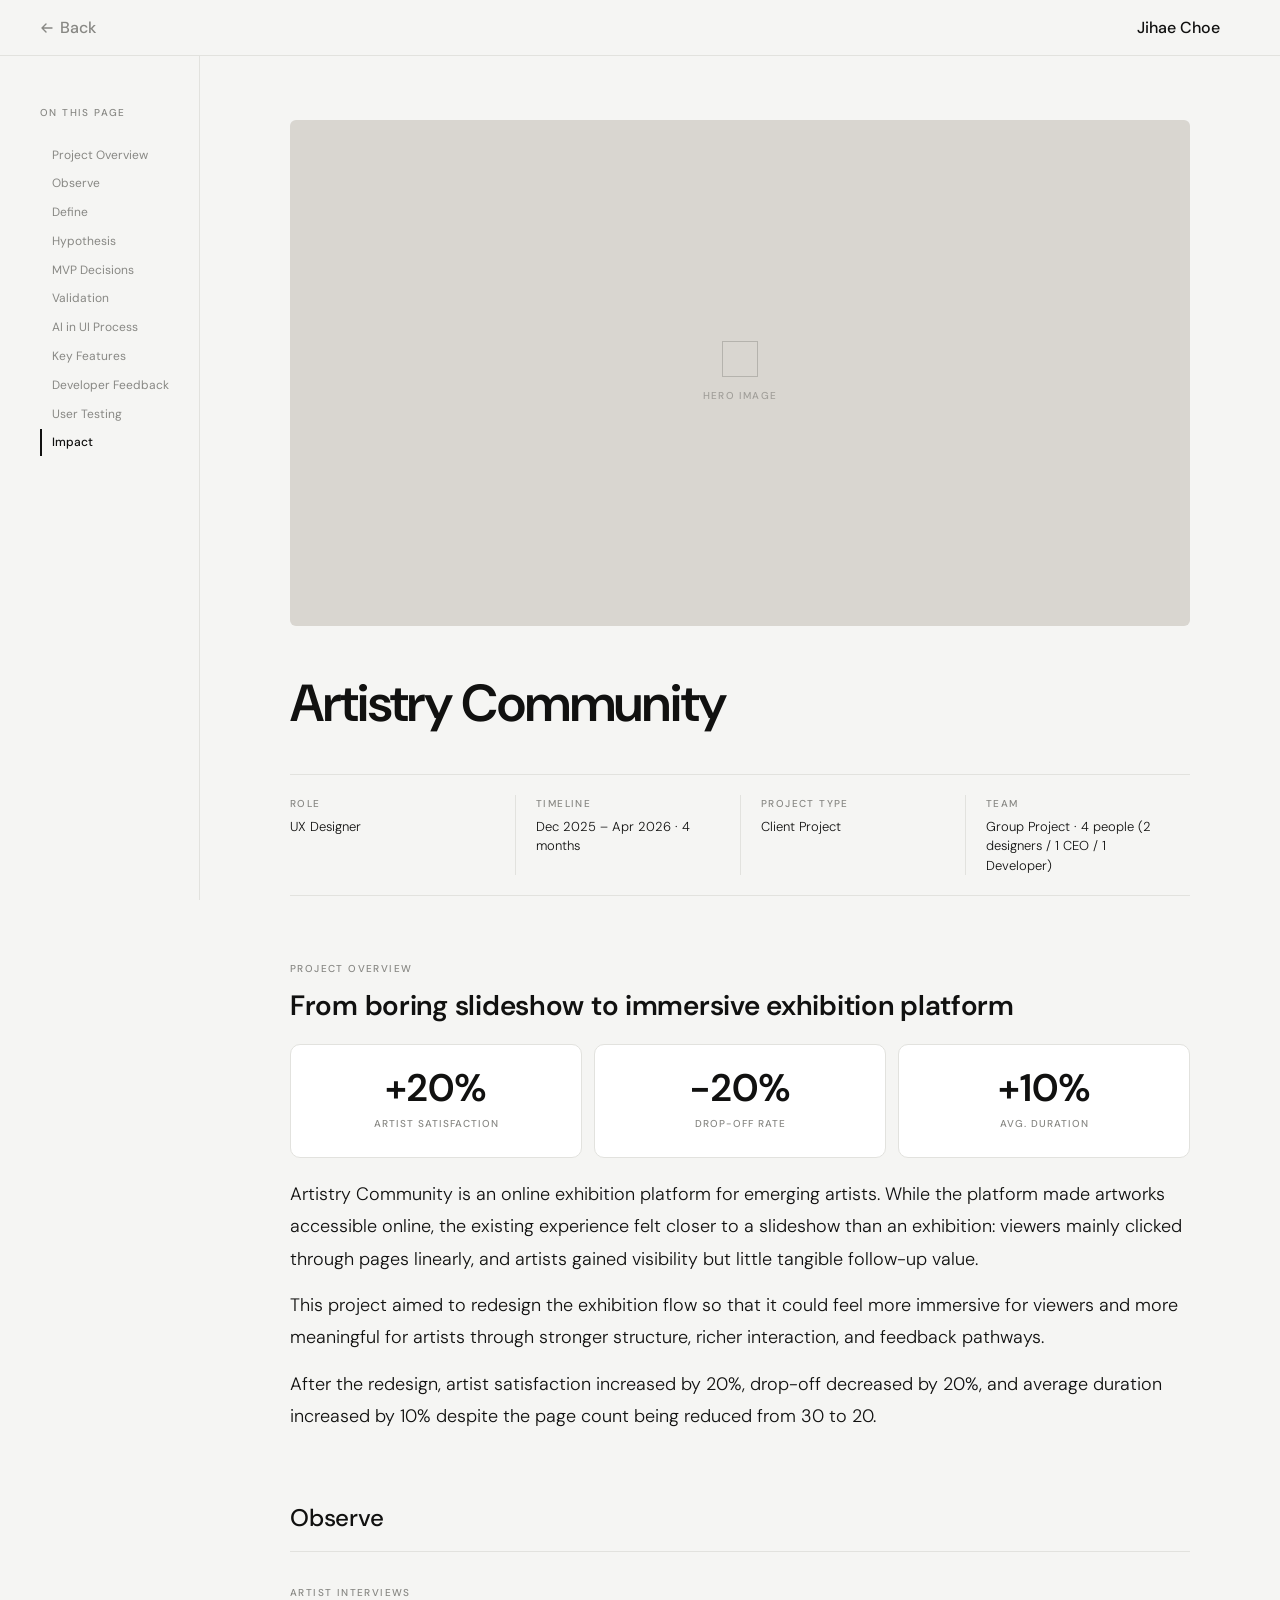
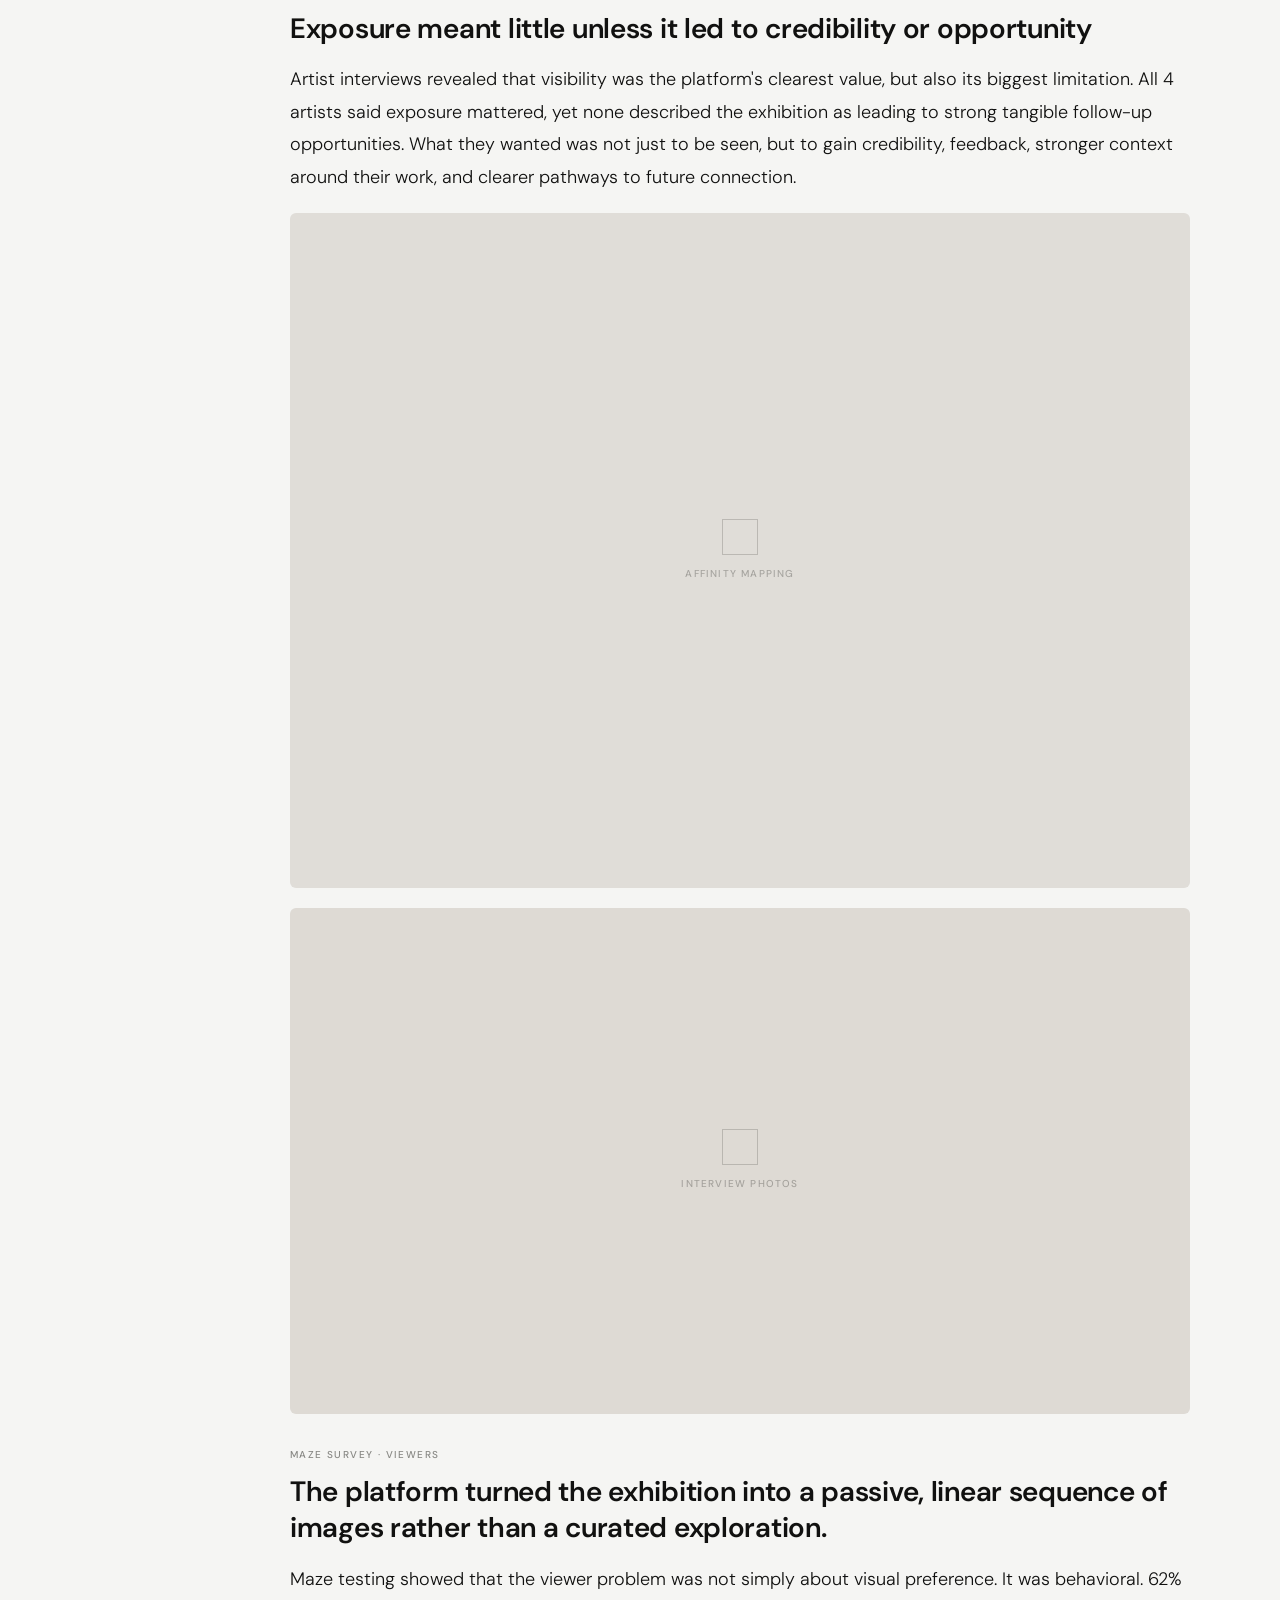
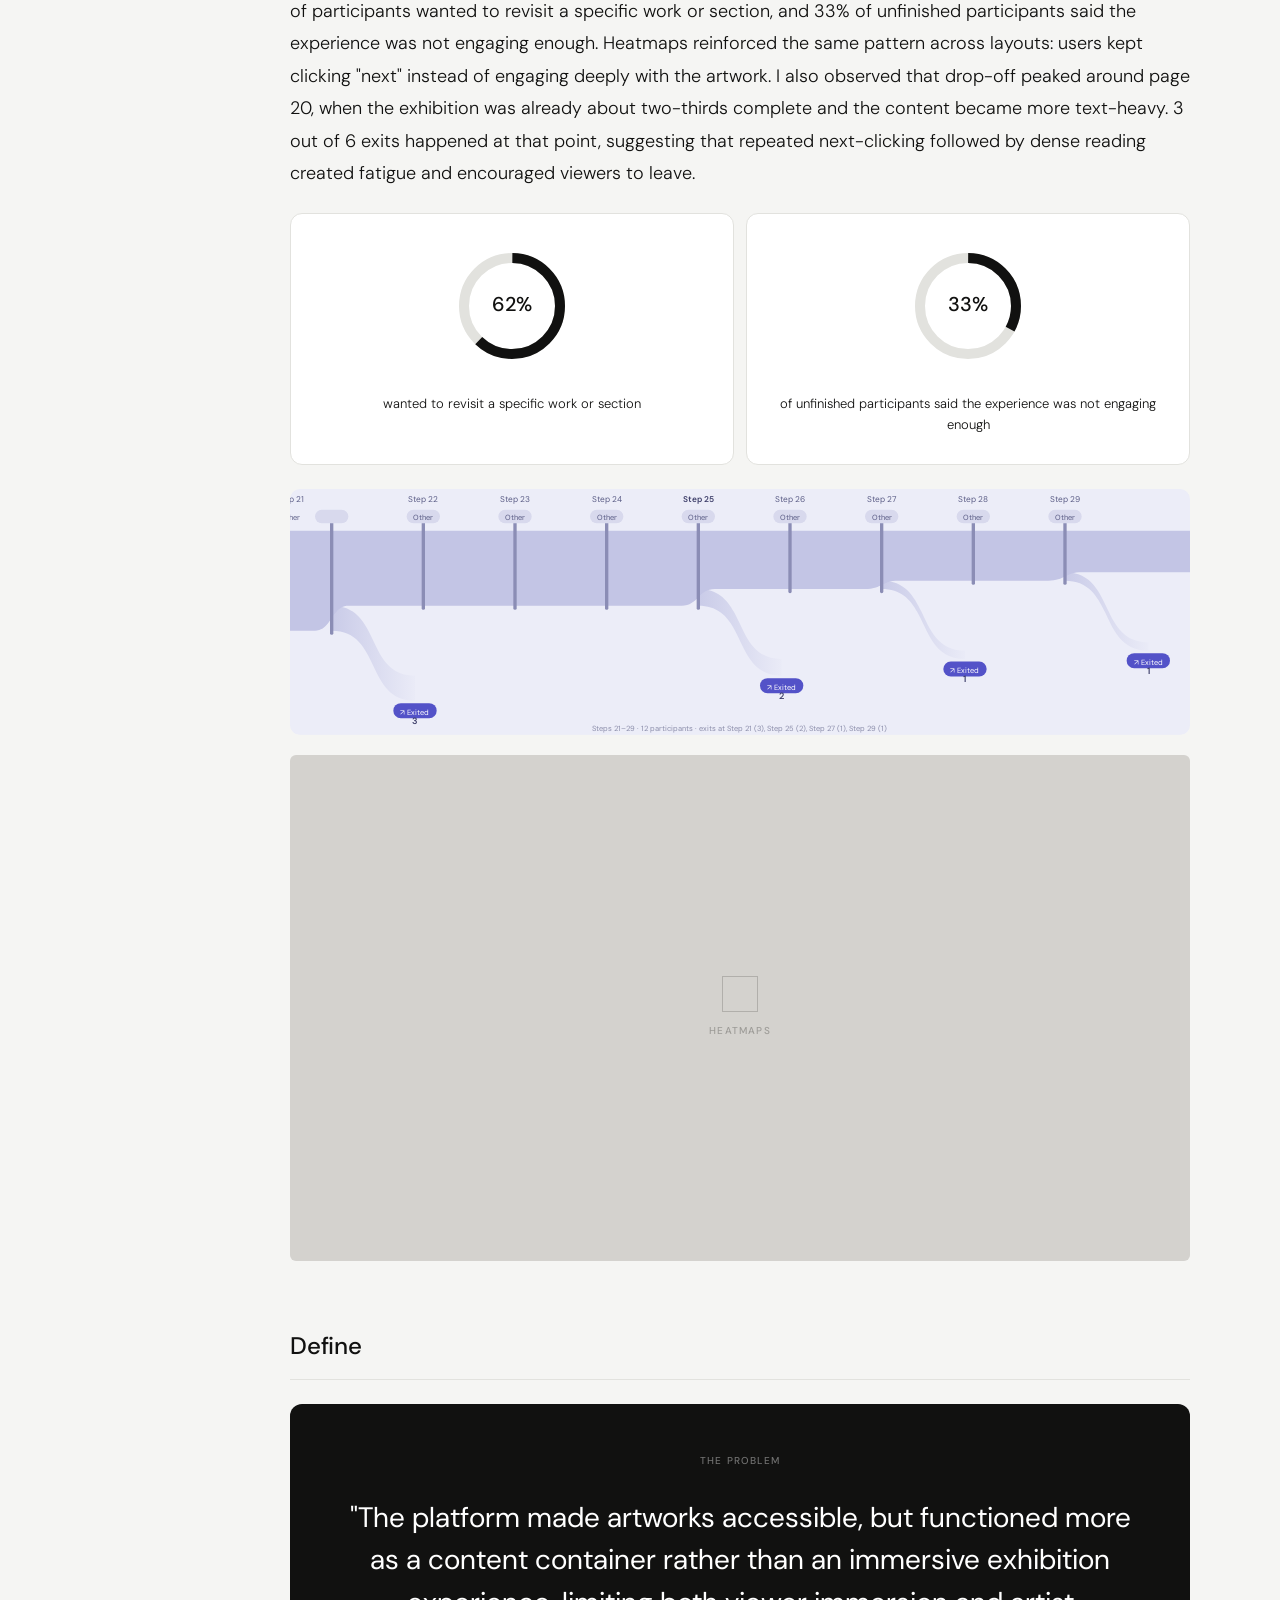
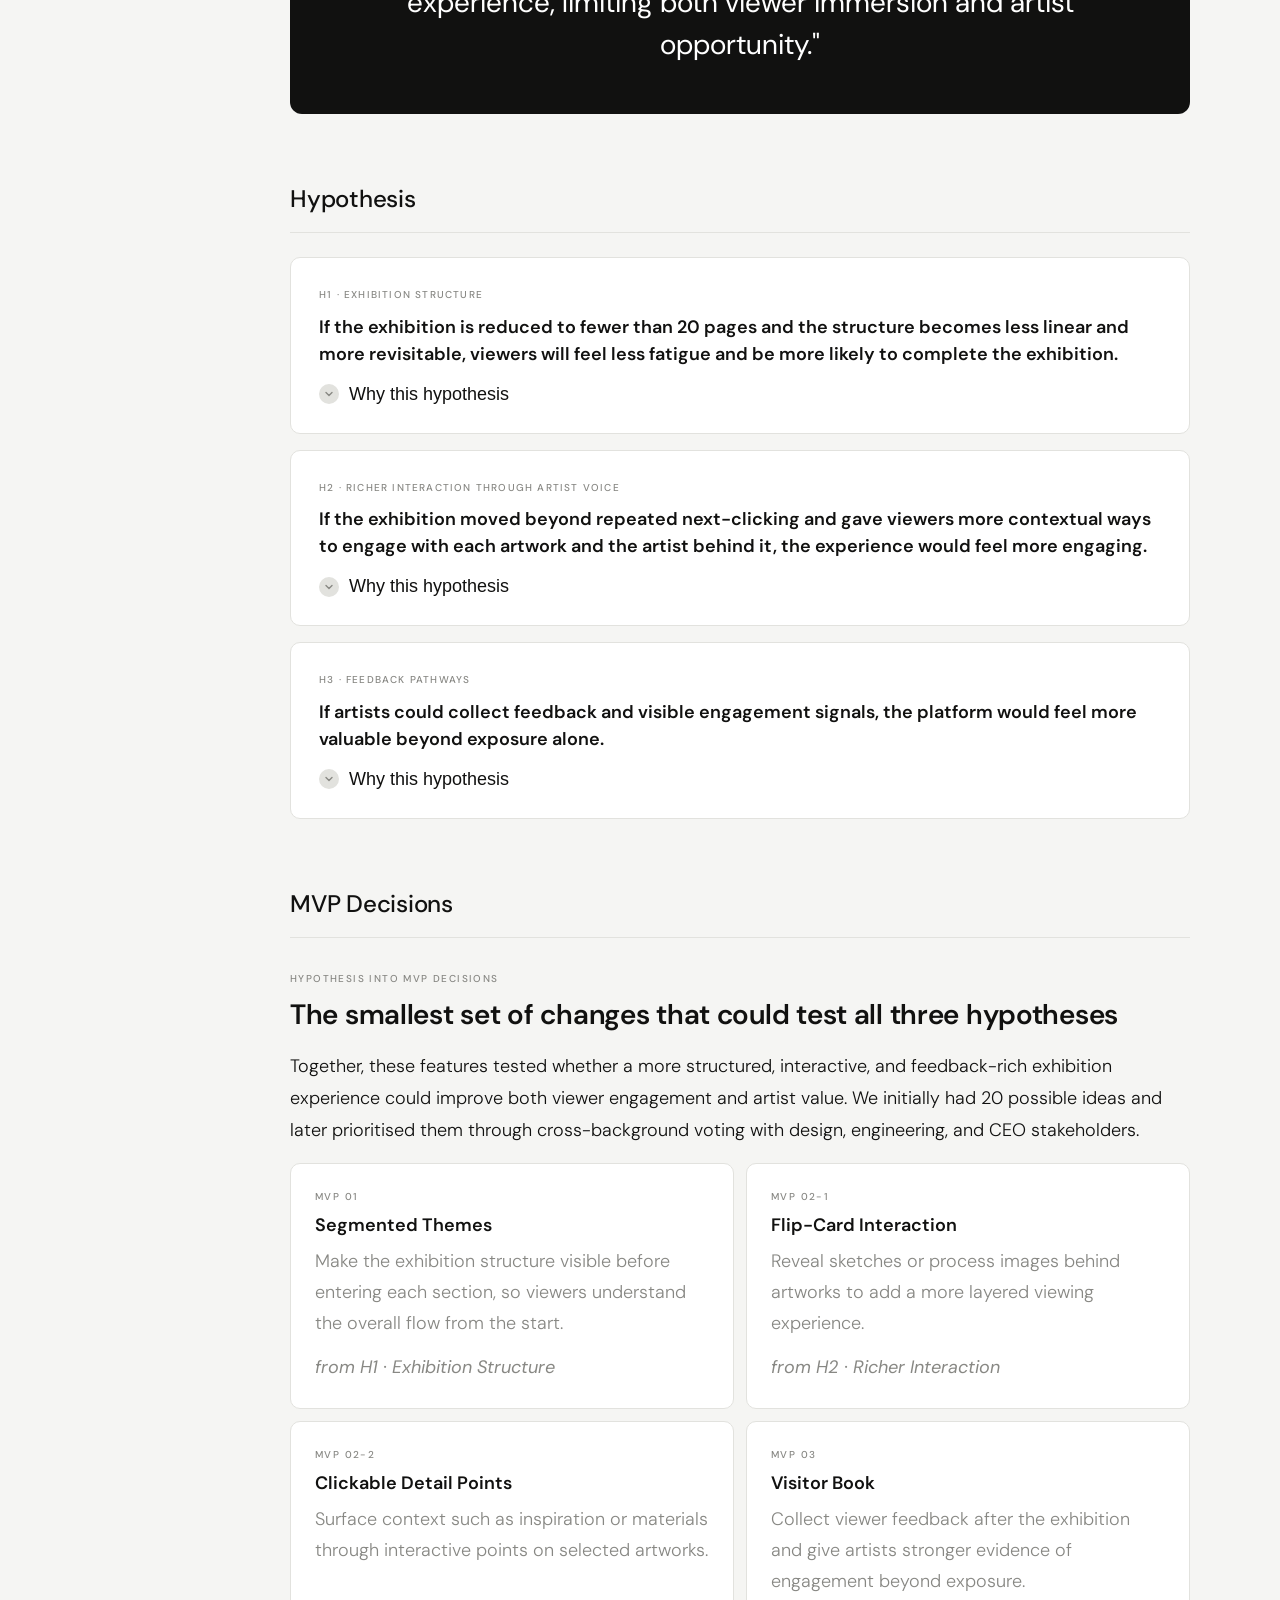
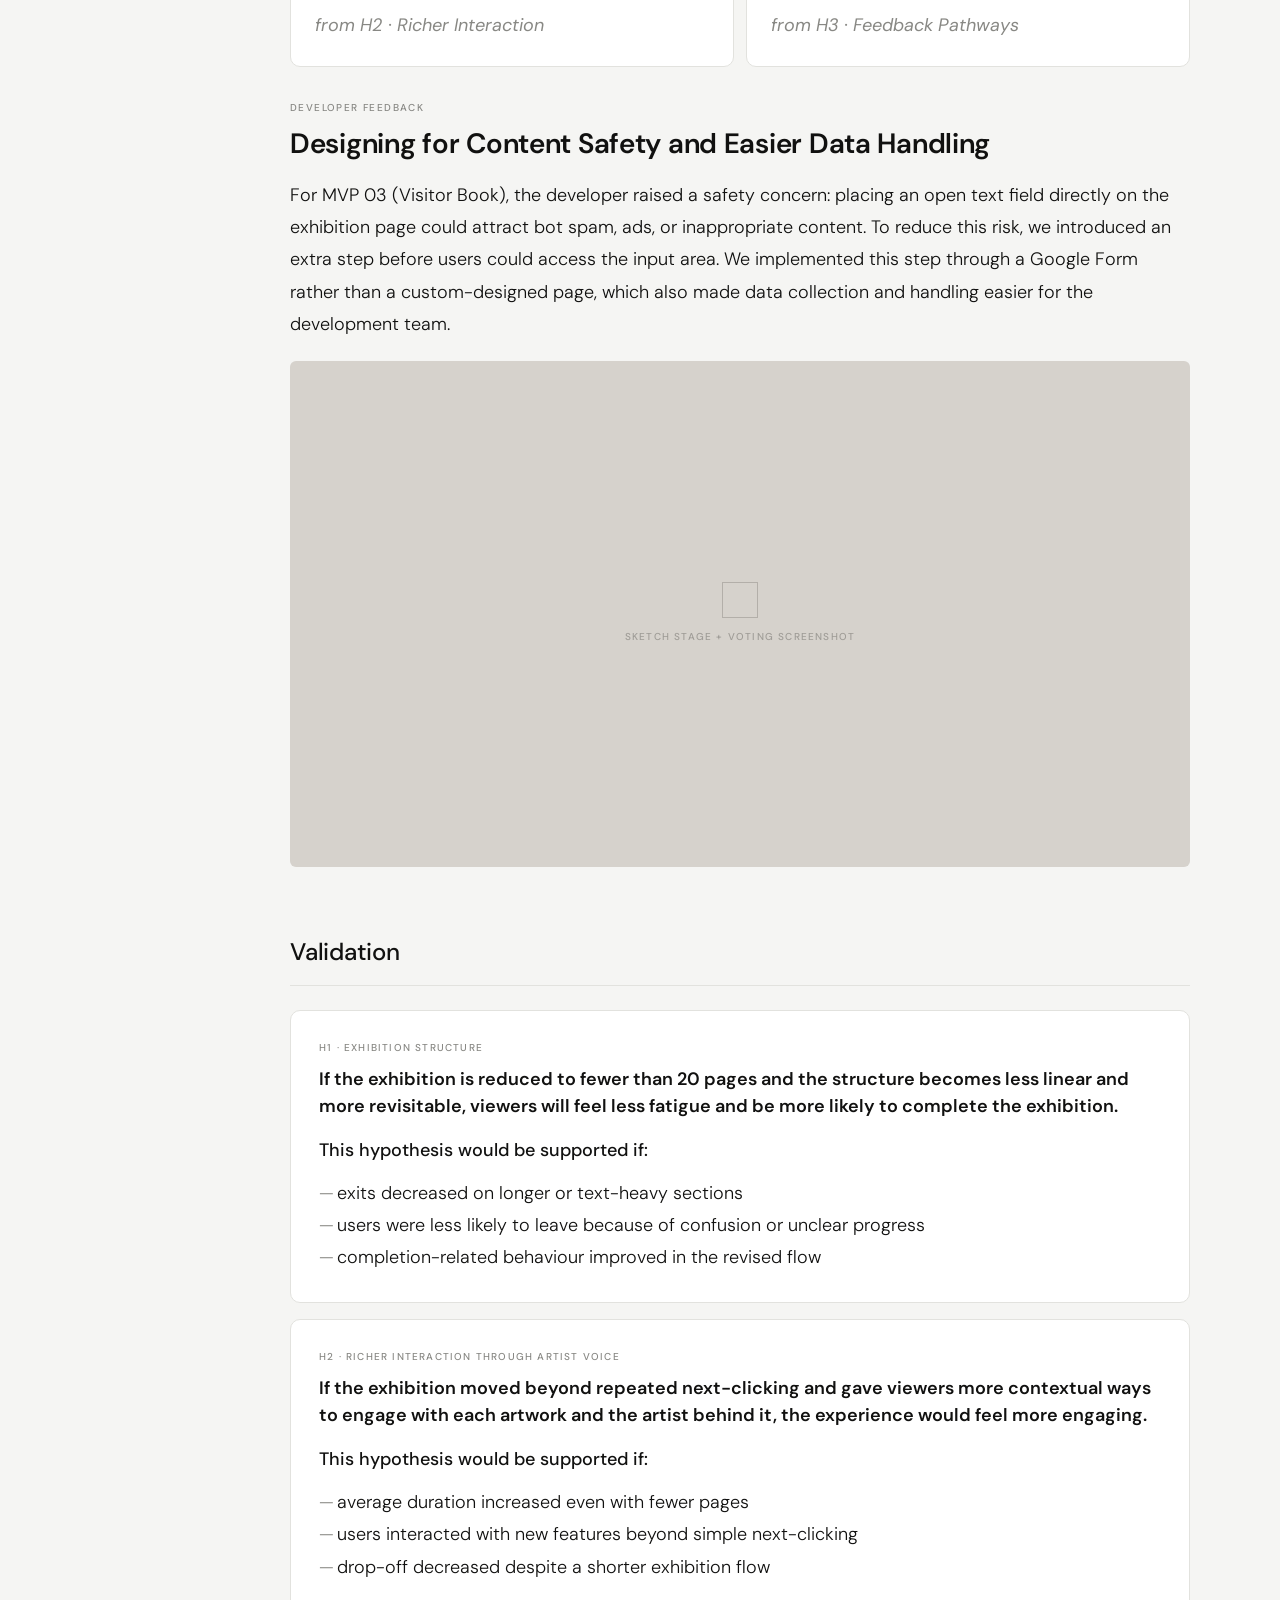
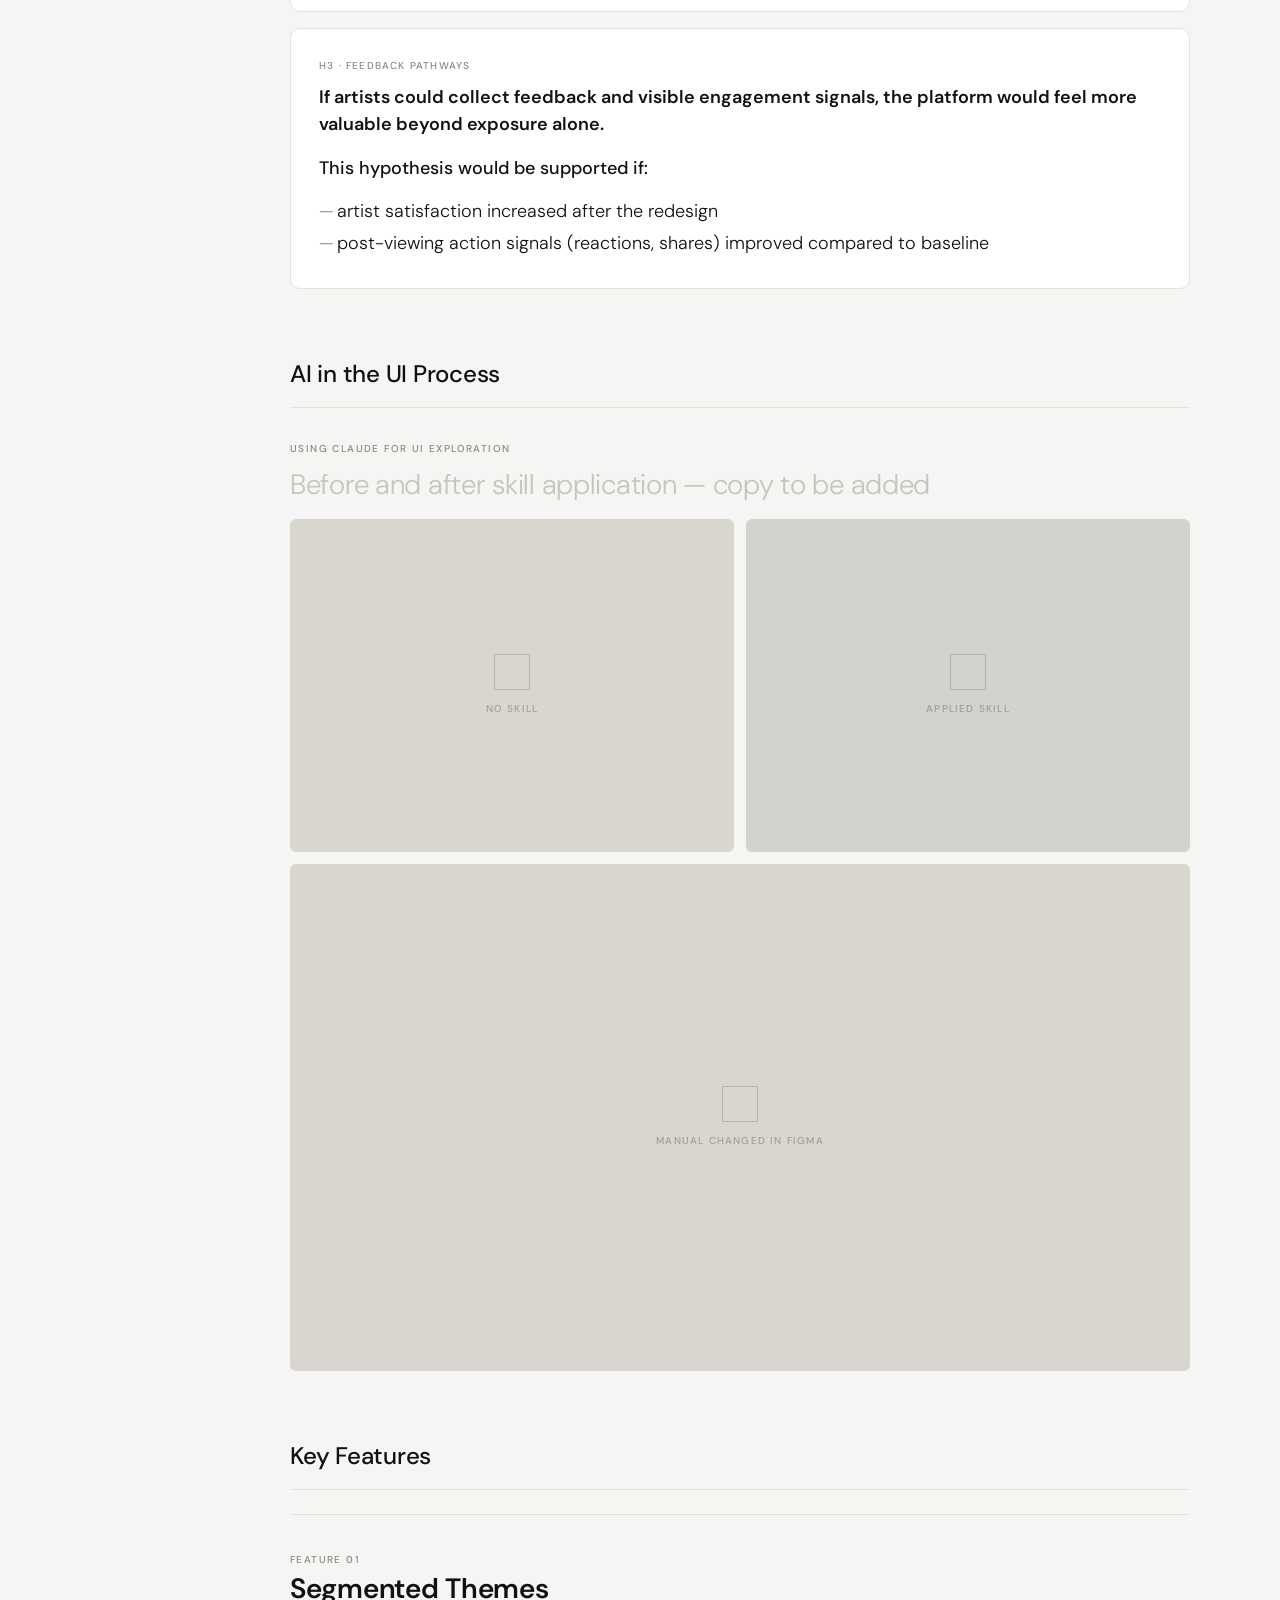
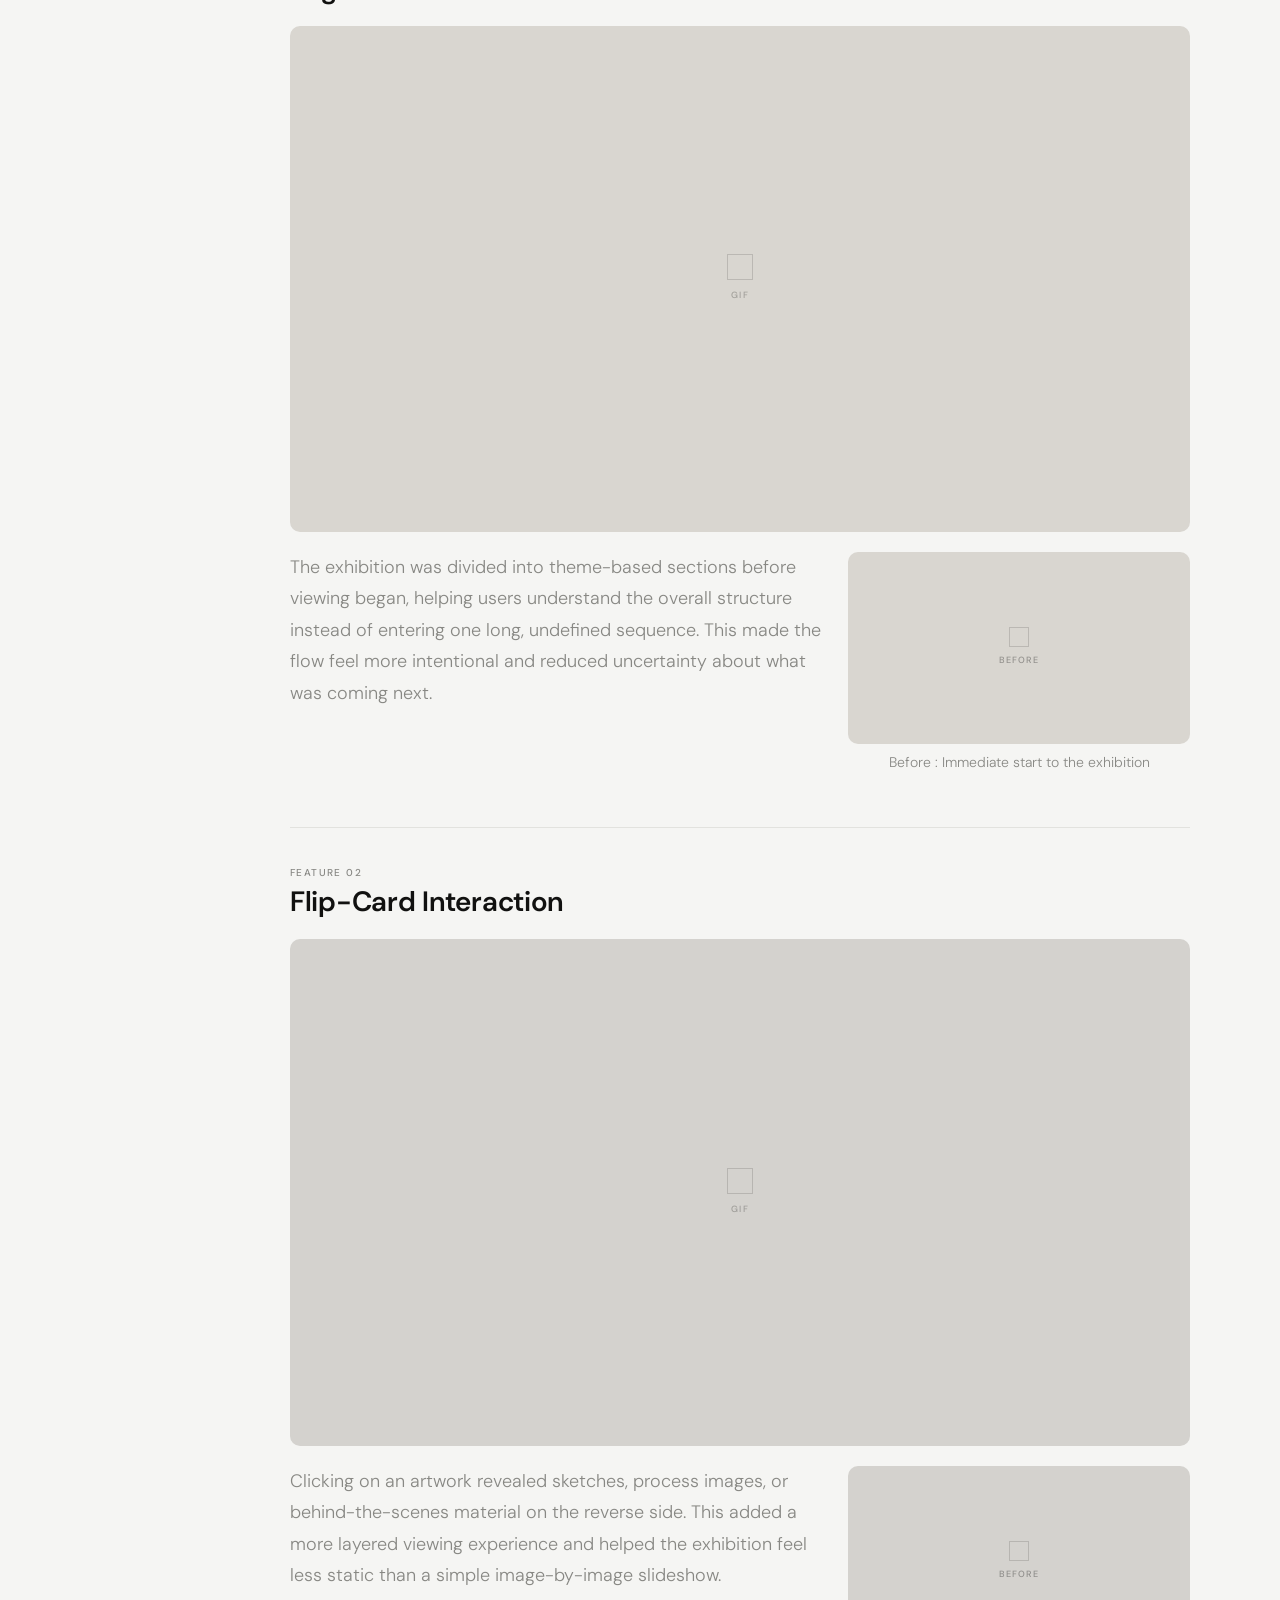
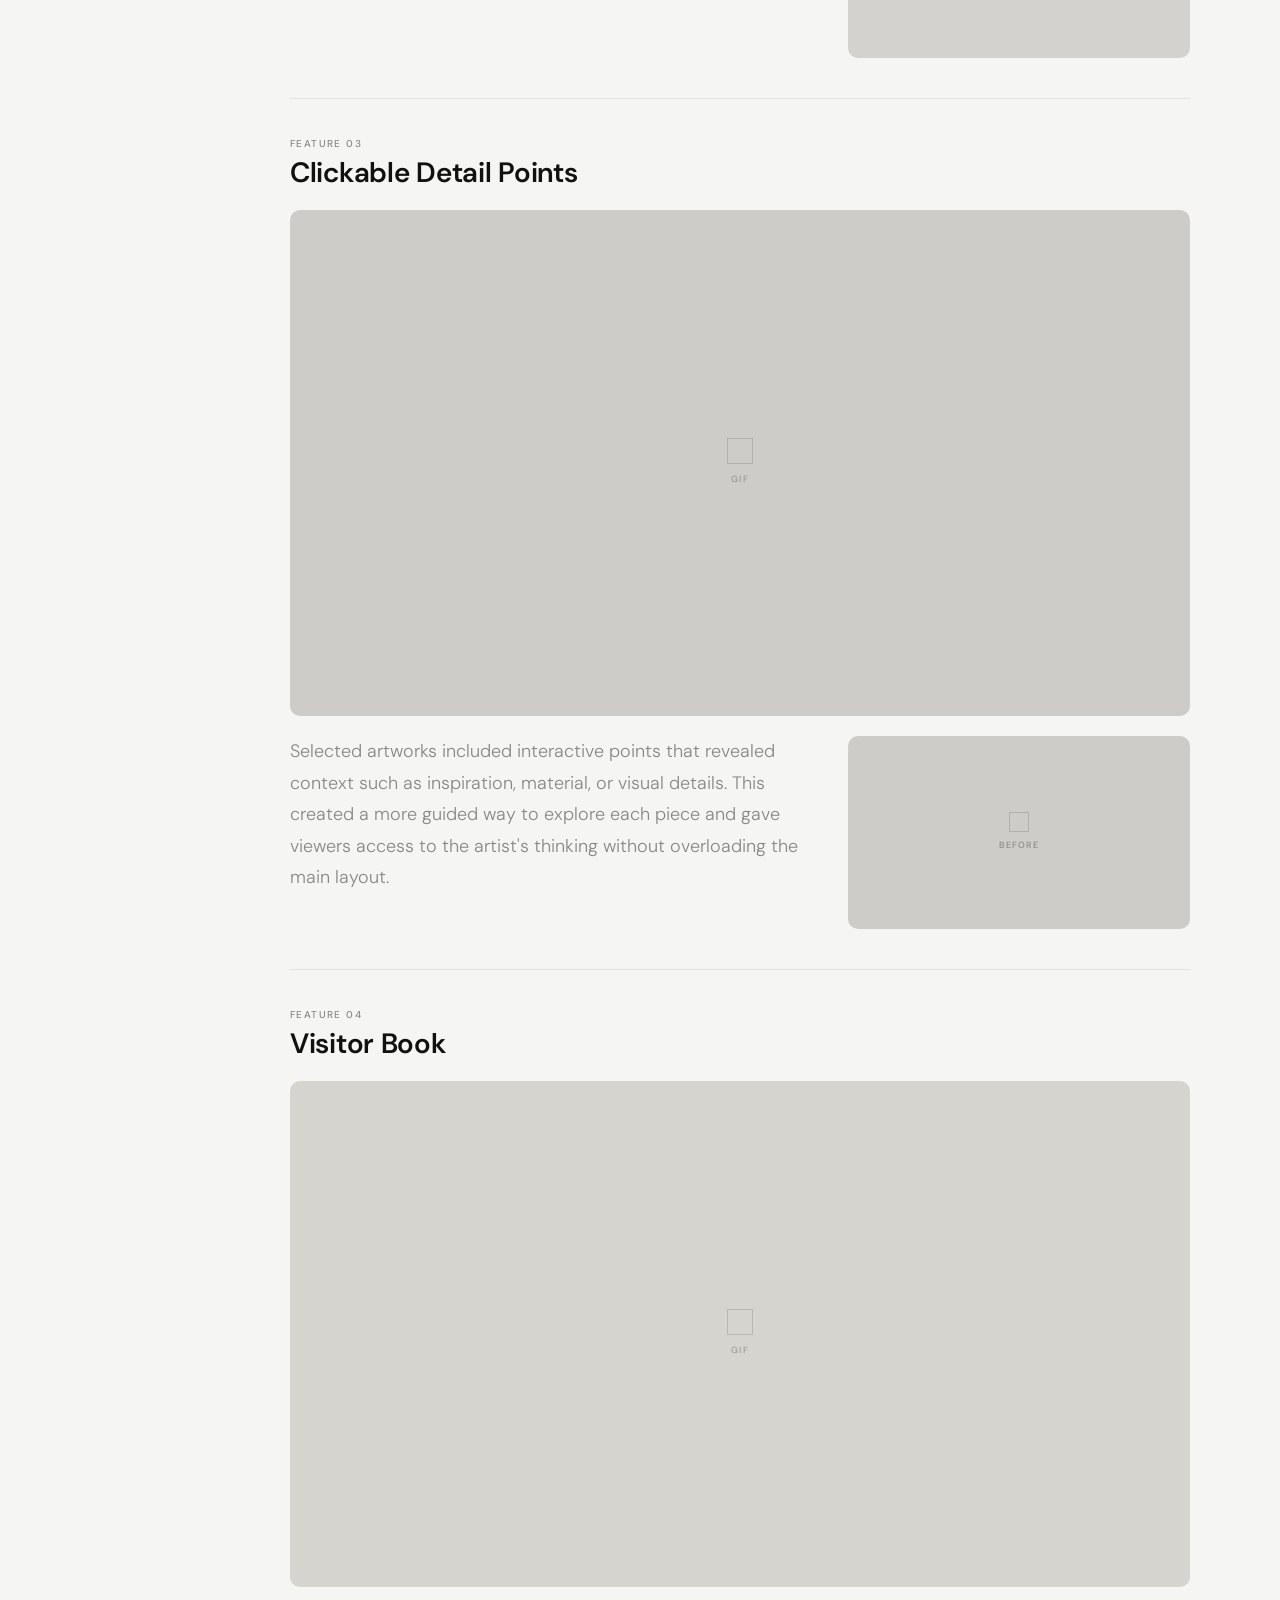
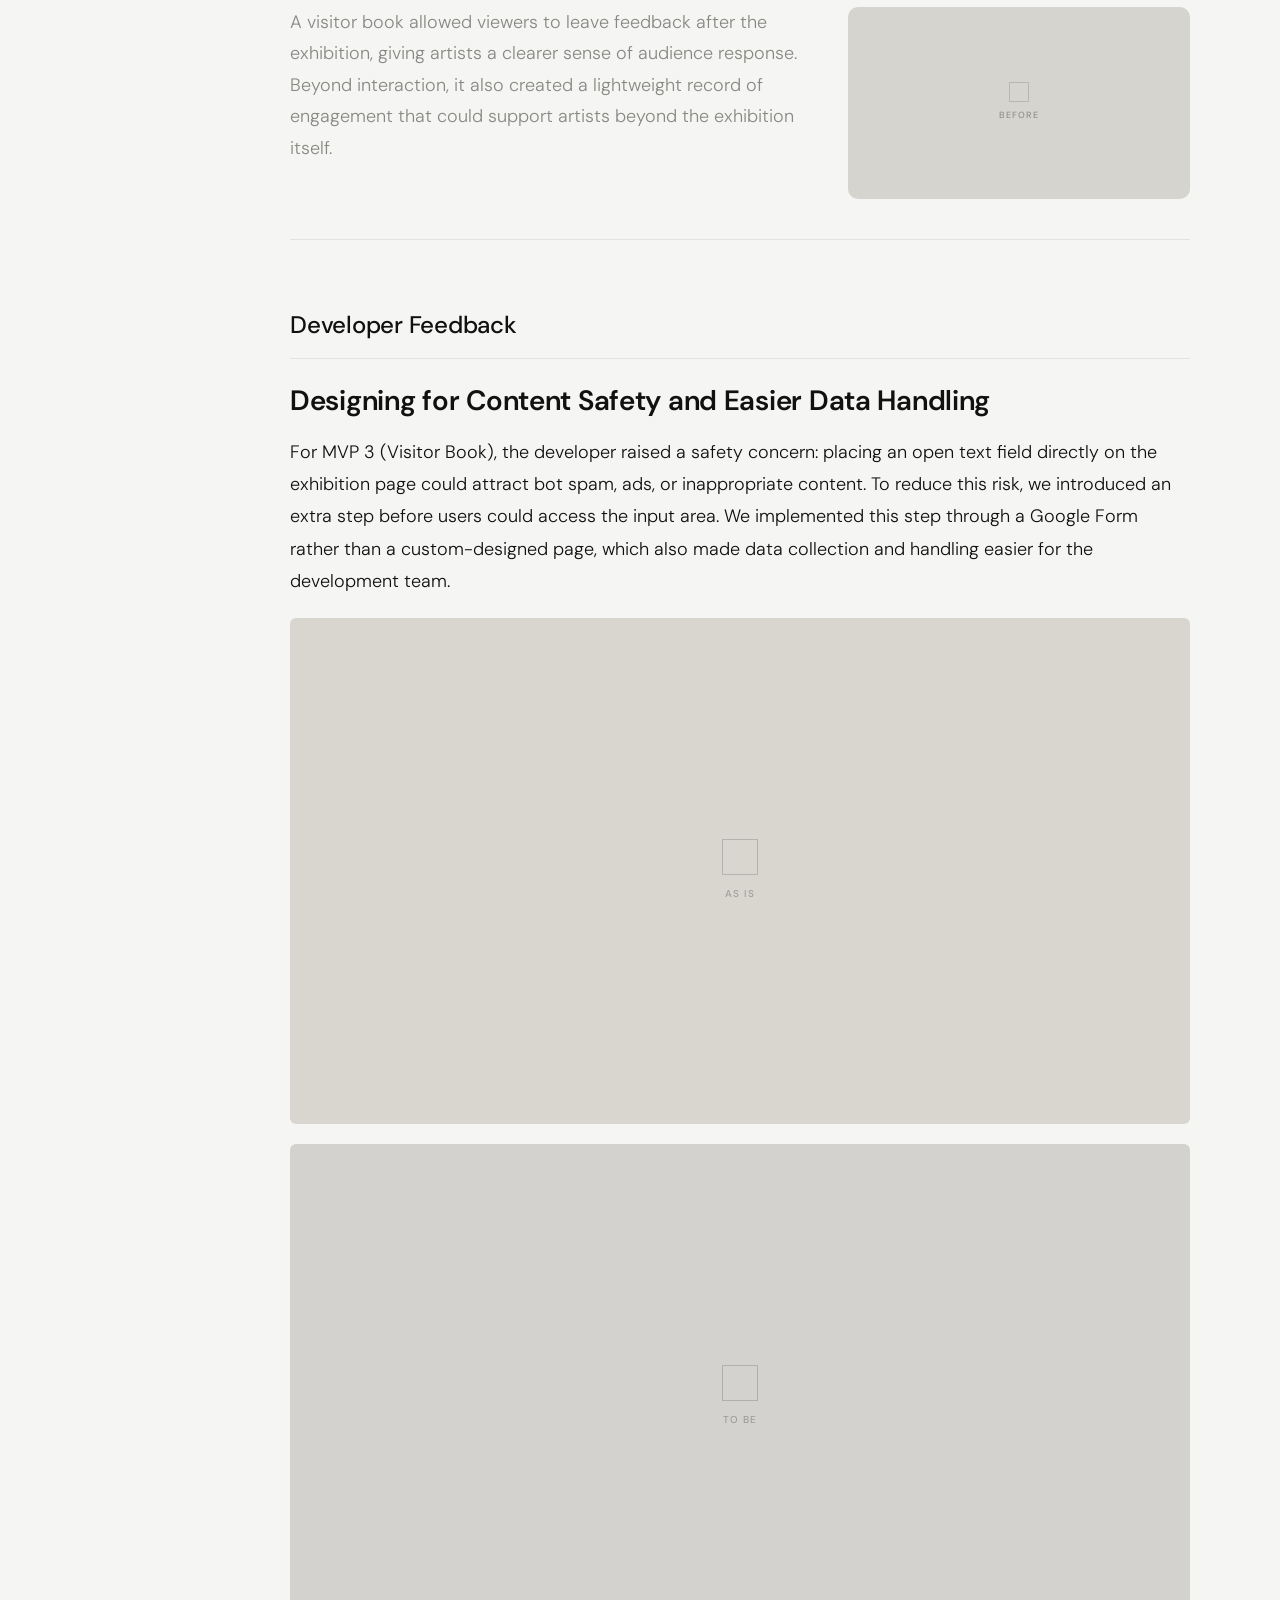
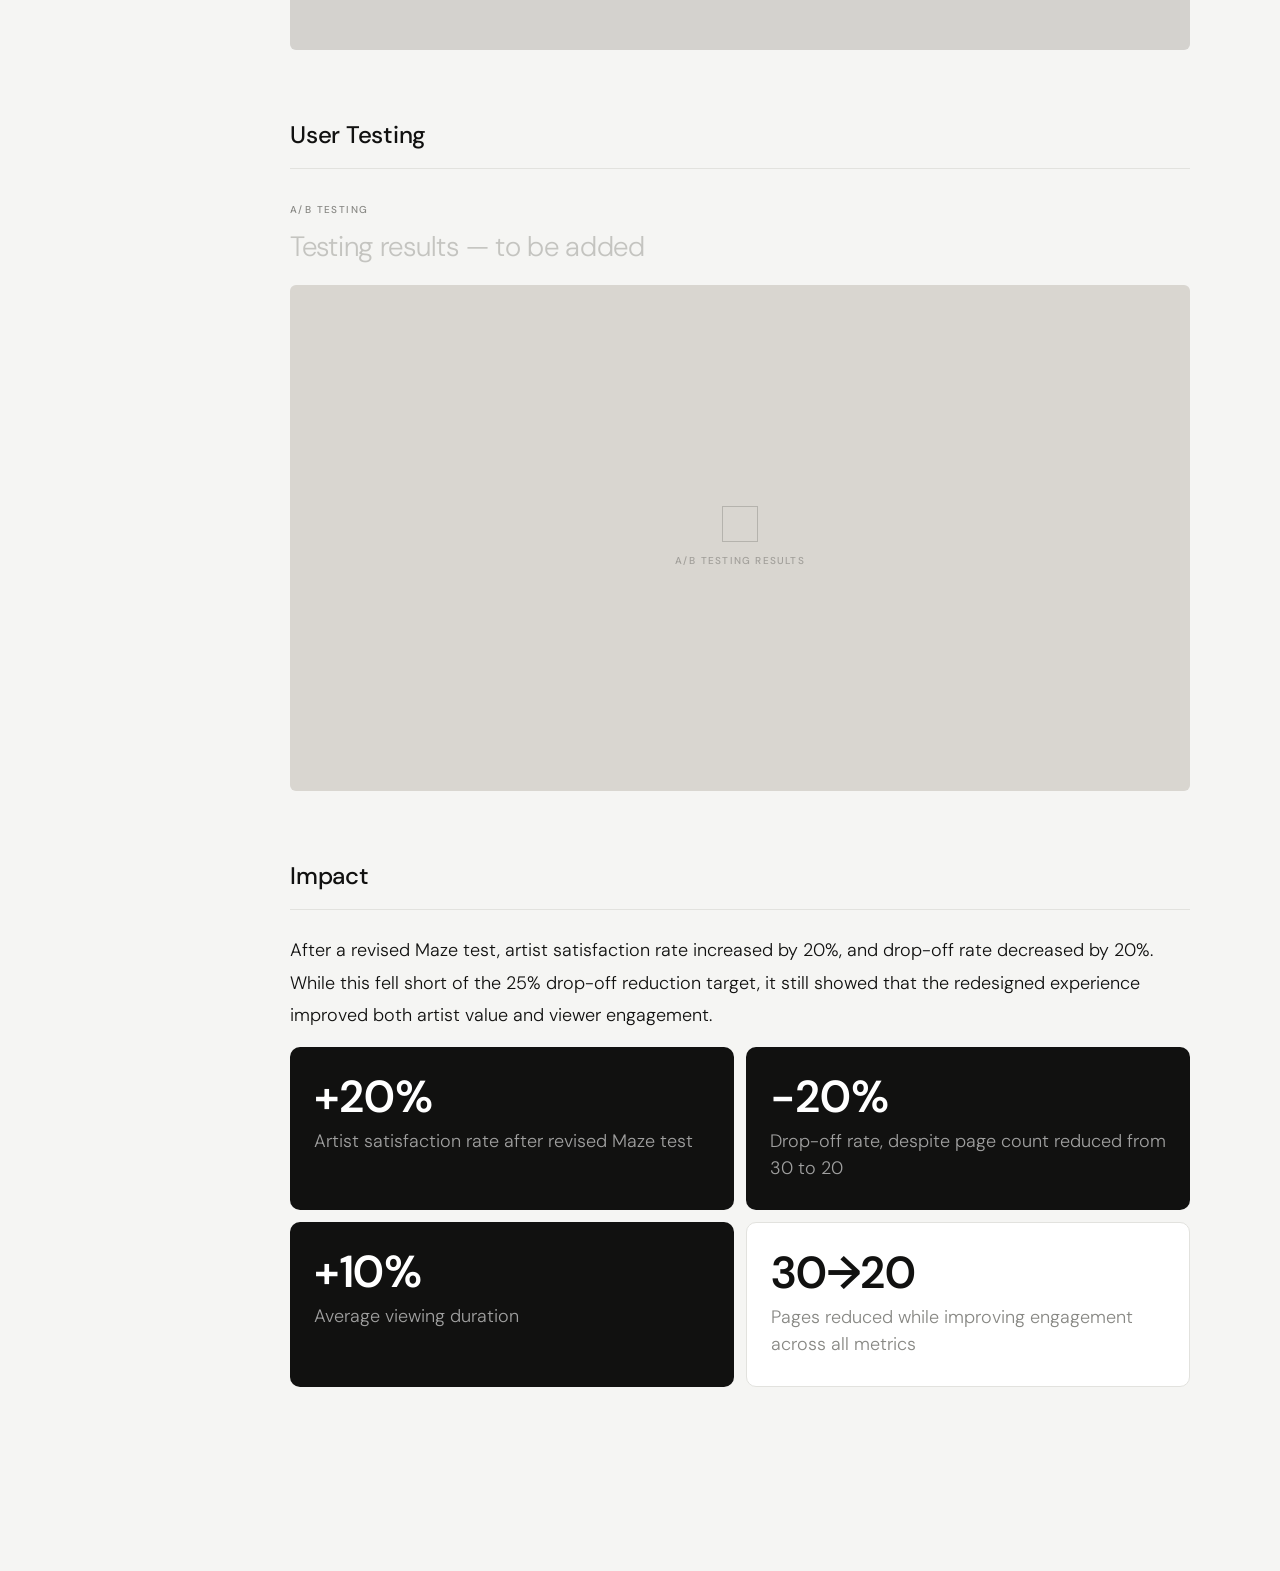
<file: case-studies/artistry.html>
<!DOCTYPE html>
<html lang="en">
<head>
<meta charset="UTF-8">
<meta name="viewport" content="width=device-width, initial-scale=1.0">
<title>Artistry Community — Jihae Choe</title>
<link href="https://fonts.googleapis.com/css2?family=DM+Sans:wght@300;400;500;600&display=swap" rel="stylesheet">
<link rel="stylesheet" href="casestudy.css?v=3">
<style>
/* Stats row */
.stat-row { display:grid; grid-template-columns:1fr 1fr 1fr; gap:12px; margin:20px 0; max-width:900px; }
.stat-card { background:var(--white); border:1px solid var(--border); border-radius:10px; padding:24px 20px; text-align:center; }
.stat-num  { font-size:clamp(28px,3vw,44px); font-weight:600; color:var(--ink); line-height:1; margin-bottom:8px; }
.stat-lbl  { font-size:var(--cat); font-weight:500; letter-spacing:0.1em; text-transform:uppercase; color:var(--muted); }

/* Hypothesis cards */
.hyp-block { background:var(--white); border:1px solid var(--border); border-radius:10px; padding:28px; max-width:900px; margin-bottom:16px; }
.hyp-tag   { font-size:var(--cat); font-weight:500; letter-spacing:0.12em; text-transform:uppercase; color:var(--muted); margin-bottom:10px; }
.hyp-title { font-size:var(--body); font-weight:600; color:var(--ink); line-height:1.5; margin-bottom:12px; }
.hyp-why   { font-size:var(--cat); font-weight:500; letter-spacing:0.1em; text-transform:uppercase; color:var(--muted); margin-bottom:6px; margin-top:14px; }
.hyp-why-body { font-size:var(--body); font-weight:300; color:var(--ink); line-height:1.8; margin:0; }

/* Validation list */
.val-list { list-style:none; padding:0; margin:10px 0 0; }
.val-list li { font-size:var(--body); font-weight:300; color:var(--ink); line-height:1.8; padding-left:18px; position:relative; }
.val-list li::before { content:'—'; position:absolute; left:0; color:var(--muted); }

/* MVP pillar cards */
.mvp-grid { display:grid; grid-template-columns:1fr 1fr; gap:12px; margin:16px 0; max-width:900px; }
.mvp-card { background:var(--white); border:1px solid var(--border); border-radius:10px; padding:24px; display:flex; flex-direction:column; }
.mvp-num   { font-size:var(--cat); font-weight:500; letter-spacing:0.14em; text-transform:uppercase; color:var(--muted); margin-bottom:8px; }
.mvp-title { font-size:var(--body); font-weight:600; color:var(--ink); margin-bottom:8px; line-height:1.4; }
.mvp-desc  { font-size:var(--body); font-weight:300; color:var(--muted); line-height:1.7; margin:0; }

/* MVP hypothesis link */
.mvp-link { font-size:var(--body); font-weight:400; font-style:italic; color:var(--muted); margin-top:auto; padding-top:14px; }

/* Impact stats */
.impact-grid { display:grid; grid-template-columns:1fr 1fr; gap:12px; margin:16px 0; max-width:900px; }
.impact-card { background:var(--ink); border-radius:10px; padding:28px 24px; }
.impact-num  { font-size:clamp(32px,3.5vw,52px); font-weight:600; color:#FFFFFF; line-height:1; margin-bottom:8px; }
.impact-lbl  { font-size:var(--body); font-weight:300; color:rgba(255,255,255,0.6); line-height:1.5; margin:0; }

/* Centre all sections + hero image within the content column */
.section, .hero-img { margin-left: auto; margin-right: auto; }

/* Override habitta-specific width expansions — keep artistry at 900px */
#testing { max-width: 900px; }
#define  { max-width: 900px; }
#testing .mid-title, #testing .cat, #testing .catchy, #testing p, #testing .img-ph { max-width: none; }
#define  .mid-title, #define  .cat, #define  .catchy, #define  p, #define  .img-ph { max-width: none; }

/* Key Feature items — minjukim single-column style */
.kf-item { padding: 40px 0; border-top: 1px solid var(--border); }
.kf-item:last-child { border-bottom: 1px solid var(--border); }
.kf-num { font-size: var(--cat); font-weight: 500; color: var(--muted); line-height: 1; margin-bottom: 6px; letter-spacing: 0.14em; text-transform: uppercase; }
.kf-title { font-size: var(--catchy); font-weight: 600; letter-spacing: -0.01em; line-height: 1.25; color: var(--ink); margin-bottom: 20px; }
.kf-desc { font-size: var(--body); font-weight: 300; color: var(--muted); line-height: 1.75; }
.kf-bottom { display: grid; grid-template-columns: 1fr 38%; gap: 24px; align-items: start; margin-top: 20px; }
.kf-before { border-radius: 10px; overflow: hidden; position: relative; aspect-ratio: 16/9; display: flex; flex-direction: column; align-items: center; justify-content: center; gap: 6px; }
.kf-before .ph-box { width: 20px; height: 20px; border: 1.5px solid rgba(17,17,16,0.15); }
.kf-before .ph-label { font-size: 9px; letter-spacing: 0.12em; text-transform: uppercase; color: rgba(17,17,16,0.35); }
.kf-before-caption { font-size: 14px; font-weight: 300; color: var(--muted); margin-top: 8px; line-height: 1.5; text-align: center; }

/* GIF placeholder override — landscape for desktop */
.gif-ph { width: 100%; border-radius: 10px; display: flex; align-items: center; justify-content: center; flex-direction: column; gap: 8px; }

/* Pie arc animation */
.pie-arc { transition: stroke-dasharray 1s cubic-bezier(0.4, 0, 0.2, 1); }

/* Pie stat cards */
.pie-stat-row { display:grid; grid-template-columns:1fr 1fr 1fr; gap:12px; margin:24px 0; max-width:900px; }
.pie-stat-card { background:var(--white); border:1px solid var(--border); border-radius:12px; padding:32px 20px 28px; display:flex; flex-direction:column; align-items:center; gap:16px; }
.pie-wrap { flex-shrink:0; }
.pie-stat-label { font-size:13px; font-weight:300; color:var(--ink); line-height:1.65; text-align:center; margin:0; }

/* Problem Statement block */
.ps-wrap { margin: 0; }
.ps-block { background: var(--ink); padding: 48px; border-radius: 12px; max-width: 900px; width: 100%; text-align: center; margin: 0 auto; }
.ps-block .ps-lbl { font-size: var(--cat); font-weight: 500; letter-spacing: 0.12em; color: rgba(255,255,255,0.4); text-transform: uppercase; margin-bottom: 28px; }
.ps-block .ps-q { font-size: clamp(20px,2.2vw,32px); font-weight: 400; line-height: 1.5; color: #FFFFFF; margin: 0; text-align: center; max-width: none !important; }
</style>
</head>
<body>
<nav>
  <div class="nav-inner">
    <a href="../index.html" class="nav-back"><svg width="14" height="14" viewBox="0 0 14 14" fill="none"><path d="M12 7H2M6 3L2 7l4 4" stroke="currentColor" stroke-width="1.4" stroke-linecap="round" stroke-linejoin="round"/></svg>Back</a>
    <a href="../index.html" class="nav-logo">Jihae Choe</a>
  </div>
</nav>

<div class="layout">
<aside class="sl">
  <div class="toc-label">On this page</div>
  <ul class="toc-list">
    <li><a href="#overview" class="active">Project Overview</a></li>
    <li><a href="#observe">Observe</a></li>
    <li><a href="#define">Define</a></li>
    <li><a href="#hypothesis">Hypothesis</a></li>
    <li><a href="#mvp">MVP Decisions</a></li>
    <li><a href="#validation">Validation</a></li>
    <li><a href="#ai">AI in UI Process</a></li>
    <li><a href="#features">Key Features</a></li>
    <li><a href="#devfeedback">Developer Feedback</a></li>
    <li><a href="#testing">User Testing</a></li>
    <li><a href="#impact">Impact</a></li>
  </ul>
</aside>

<main class="content">
  <div class="hero-img"><div class="ph-box"></div><span class="ph-label">Hero Image</span></div>

  <!-- OVERVIEW -->
  <section class="section" id="overview">
    <h1 class="page-heading">Artistry Community</h1>
    <div class="meta-row" style="grid-template-columns:repeat(4,1fr);">
      <div class="mi"><div class="mk">Role</div><div class="mv">UX Designer</div></div>
      <div class="mi"><div class="mk">Timeline</div><div class="mv">Dec 2025 – Apr 2026 · 4 months</div></div>
      <div class="mi"><div class="mk">Project Type</div><div class="mv">Client Project</div></div>
      <div class="mi"><div class="mk">Team</div><div class="mv">Group Project · 4 people (2 designers / 1 CEO / 1 Developer)</div></div>
    </div>

    <div class="cat">Project Overview</div>
    <div class="catchy">From boring slideshow to immersive exhibition platform</div>

    <div class="stat-row">
      <div class="stat-card">
        <div class="stat-num">+20%</div>
        <div class="stat-lbl">Artist satisfaction</div>
      </div>
      <div class="stat-card">
        <div class="stat-num">−20%</div>
        <div class="stat-lbl">Drop-off rate</div>
      </div>
      <div class="stat-card">
        <div class="stat-num">+10%</div>
        <div class="stat-lbl">Avg. duration</div>
      </div>
    </div>

    <p>Artistry Community is an online exhibition platform for emerging artists. While the platform made artworks accessible online, the existing experience felt closer to a slideshow than an exhibition: viewers mainly clicked through pages linearly, and artists gained visibility but little tangible follow-up value.</p>
    <p>This project aimed to redesign the exhibition flow so that it could feel more immersive for viewers and more meaningful for artists through stronger structure, richer interaction, and feedback pathways.</p>
    <p>After the redesign, artist satisfaction increased by 20%, drop-off decreased by 20%, and average duration increased by 10% despite the page count being reduced from 30 to 20.</p>

  </section>

  <!-- OBSERVE -->
  <section class="section" id="observe">
    <div class="mid-title">Observe</div>

    <div class="cat">Artist Interviews</div>
    <div class="catchy">Exposure meant little unless it led to credibility or opportunity</div>
    <p>Artist interviews revealed that visibility was the platform's clearest value, but also its biggest limitation. All 4 artists said exposure mattered, yet none described the exhibition as leading to strong tangible follow-up opportunities. What they wanted was not just to be seen, but to gain credibility, feedback, stronger context around their work, and clearer pathways to future connection.</p>
    <div class="img-ph" style="aspect-ratio:4/3;background:#E0DDD8;"><div class="ph-box"></div><span class="ph-label">Affinity Mapping</span></div>
    <div class="img-ph" style="aspect-ratio:16/9;background:#DEDAD4;"><div class="ph-box"></div><span class="ph-label">Interview Photos</span></div>

    <div class="cat">Maze Survey · Viewers</div>
    <div class="catchy">The platform turned the exhibition into a passive, linear sequence of images rather than a curated exploration.</div>
    <p>Maze testing showed that the viewer problem was not simply about visual preference. It was behavioral. 62% of participants wanted to revisit a specific work or section, and 33% of unfinished participants said the experience was not engaging enough. Heatmaps reinforced the same pattern across layouts: users kept clicking "next" instead of engaging deeply with the artwork. I also observed that drop-off peaked around page 20, when the exhibition was already about two-thirds complete and the content became more text-heavy. 3 out of 6 exits happened at that point, suggesting that repeated next-clicking followed by dense reading created fatigue and encouraged viewers to leave.</p>

    <div class="pie-stat-row" style="grid-template-columns:1fr 1fr;">

      <!-- 62% -->
      <div class="pie-stat-card">
        <div class="pie-wrap">
          <svg viewBox="0 0 120 120" width="120" height="120">
            <circle cx="60" cy="60" r="48" fill="none" stroke="var(--border)" stroke-width="10"/>
            <circle class="pie-arc" data-dash="187.4 114.2" cx="60" cy="60" r="48" fill="none" stroke="var(--ink)" stroke-width="10"
              stroke-dasharray="0 301.6" stroke-dashoffset="75.4" stroke-linecap="butt"/>
            <text x="60" y="60" dominant-baseline="middle" text-anchor="middle"
              font-family="'DM Sans',sans-serif" font-size="20" font-weight="500" fill="var(--ink)">62%</text>
          </svg>
        </div>
        <p class="pie-stat-label">wanted to revisit a specific work or section</p>
      </div>

      <!-- 33% -->
      <div class="pie-stat-card">
        <div class="pie-wrap">
          <svg viewBox="0 0 120 120" width="120" height="120">
            <circle cx="60" cy="60" r="48" fill="none" stroke="var(--border)" stroke-width="10"/>
            <circle class="pie-arc" data-dash="99.5 201.9" cx="60" cy="60" r="48" fill="none" stroke="var(--ink)" stroke-width="10"
              stroke-dasharray="0 301.6" stroke-dashoffset="75.4" stroke-linecap="butt" style="transition-delay:0.2s;"/>
            <text x="60" y="60" dominant-baseline="middle" text-anchor="middle"
              font-family="'DM Sans',sans-serif" font-size="20" font-weight="500" fill="var(--ink)">33%</text>
          </svg>
        </div>
        <p class="pie-stat-label">of unfinished participants said the experience was not engaging enough</p>
      </div>

    </div>

    <!-- Exit Rate Chart — Sankey diagonal ribbons (CodePen style) -->
    <div style="margin:20px 0;border-radius:10px;overflow:hidden;">
    <svg viewBox="0 0 1080 295" xmlns="http://www.w3.org/2000/svg" style="width:100%;display:block;">
      <defs>
        <!--
          Left→right fade: solid at source (left), transparent at destination (right).
          Gradient follows band direction — fades as users "flow away" from the main stream.
        -->
        <linearGradient id="sg" x1="0" y1="0" x2="1" y2="0" gradientUnits="objectBoundingBox">
          <stop offset="0%"   stop-color="#C3C5E5" stop-opacity="0.85"/>
          <stop offset="100%" stop-color="#C3C5E5" stop-opacity="0.05"/>
        </linearGradient>
      </defs>

      <!-- Background -->
      <rect width="1080" height="295" fill="#ECEDF8"/>

      <!--
        ═══════════════════════════════════════════════════════════════
        SANKEY EXIT RATE CHART — CodePen-style diagonal ribbons
        ═══════════════════════════════════════════════════════════════

        Reference: codepen.io/jonasbjork/pen/XbWMOr
        Each exit band departs at the SAME angle as the main stream
        (same direction, ~−40° = mostly rightward, gentle downward tilt).
        NOT pointing straight down — flows like a river tributary.

        Geometry
        ─────────────────────────────────────────────────────────────
        ViewBox  : 1080 × 295
        Steps    : 9 steps, 110 px spacing, centres x = 50,160,270,380,490,600,710,820,930
        Exit steps: 21→x50  25→x490  27→x710  29→x930

        Scale: 10 px / person
          12 ppl → 120 px  (before step 21, band bottom y=170)
           9 ppl →  90 px  (steps 21-24,            bottom y=140)
           7 ppl →  70 px  (steps 25-26,             bottom y=120)
           6 ppl →  60 px  (steps 27-28,             bottom y=110)
           5 ppl →  50 px  (after  step 29,          bottom y=100)
        Main band top: y=50 (flat)

        Exit-band anatomy (CodePen ribbon pattern)
        ─────────────────────────────────────────────────────────────
        Each band is a parallelogram with smooth S-curve edges:
          • Source : step bar x, spanning the exit height
          • Dest   : source_x + 100 px  (right),  source_y + 84 px  (down)
                     → overall angle atan(84/100) ≈ 40° below horizontal ✓
          • CP1 at departure : source_x + 60, same y as edge  → HORIZONTAL tangent
          • CP2 at arrival   : dest_x − 60,   same y as edge  → HORIZONTAL tangent
          Result: gentle S-curve parallelogram ribbon, same visual language
                  as the CodePen connectors.
        ═══════════════════════════════════════════════════════════════
      -->

      <!-- ── EXIT BANDS  (drawn first; main band paints on top to cover the join) ── -->

      <!--
        Band shape per step:
          M  source_x , top_y
          C  source_x+60, top_y          ← depart horizontally (= main stream direction)
             dest_x-60,   dest_top_y     ← arrive horizontally at destination
             dest_x,      dest_top_y
          L  dest_x,      dest_bot_y     ← destination right side (= band width at dest)
          C  dest_x-60,   dest_bot_y     ← depart horizontally from dest-bottom
             source_x+60, bot_y          ← arrive horizontally at source-bottom
             source_x,    bot_y
          Z
      -->

      <!-- Step 21 · 3 exits · y=140→170 (30 px) · dest x=150, y=224→254 -->
      <path d="M  50,140 C 110,140  90,224 150,224
               L 150,254 C  90,254 110,170  50,170 Z" fill="url(#sg)"/>

      <!-- Step 25 · 2 exits · y=120→140 (20 px) · dest x=590, y=204→224 -->
      <path d="M 490,120 C 550,120 530,204 590,204
               L 590,224 C 530,224 550,140 490,140 Z" fill="url(#sg)"/>

      <!-- Step 27 · 1 exit  · y=110→120 (10 px) · dest x=810, y=194→204 -->
      <path d="M 710,110 C 770,110 750,194 810,194
               L 810,204 C 750,204 770,120 710,120 Z" fill="url(#sg)"/>

      <!-- Step 29 · 1 exit  · y=100→110 (10 px) · dest x=1030, y=184→194 -->
      <path d="M 930,100 C 990,100 970,184 1030,184
               L 1030,194 C 970,194 990,110  930,110 Z" fill="url(#sg)"/>

      <!-- ── MAIN FLOW BAND ──────────────────────────────────────────────
           Top  : flat y=50
           Bottom: staircase with smooth S-curves at each exit transition
                   (C commands have horizontal tangents on both sides)
           Drawn ON TOP of exit bands → clean visual join at step bars.
      ──────────────────────────────────────────────────────────────────── -->
      <path d="
        M    0, 50
        L 1080, 50
        L 1080,100
        L  950,100  C 930,100 930,110 910,110
        L  730,110  C 710,110 710,120 690,120
        L  510,120  C 490,120 490,140 470,140
        L   70,140  C  50,140  50,170  30,170
        L    0,170
        Z" fill="#C3C5E5"/>

      <!-- ── STEP BARS ───────────────────────────────────────────────── -->
      <rect x="48"  y="38" width="4" height="137" fill="#8B8DB5" rx="2"/> <!-- 21 -->
      <rect x="158" y="38" width="4" height="107" fill="#8B8DB5" rx="2"/> <!-- 22 -->
      <rect x="268" y="38" width="4" height="107" fill="#8B8DB5" rx="2"/> <!-- 23 -->
      <rect x="378" y="38" width="4" height="107" fill="#8B8DB5" rx="2"/> <!-- 24 -->
      <rect x="488" y="38" width="4" height="107" fill="#8B8DB5" rx="2"/> <!-- 25 -->
      <rect x="598" y="38" width="4" height=" 87" fill="#8B8DB5" rx="2"/> <!-- 26 -->
      <rect x="708" y="38" width="4" height=" 87" fill="#8B8DB5" rx="2"/> <!-- 27 -->
      <rect x="818" y="38" width="4" height=" 77" fill="#8B8DB5" rx="2"/> <!-- 28 -->
      <rect x="928" y="38" width="4" height=" 77" fill="#8B8DB5" rx="2"/> <!-- 29 -->

      <!-- ── STEP TAG PILLS ──────────────────────────────────────────── -->
      <rect x=" 30" y="25" width="40" height="16" rx="8" fill="#D8D9ED"/><text x=" 50" y="37" text-anchor="middle" font-family="DM Sans,sans-serif" font-size="9" fill="#5B5D86">Other</text>
      <rect x="140" y="25" width="40" height="16" rx="8" fill="#D8D9ED"/><text x="160" y="37" text-anchor="middle" font-family="DM Sans,sans-serif" font-size="9" fill="#5B5D86">Other</text>
      <rect x="250" y="25" width="40" height="16" rx="8" fill="#D8D9ED"/><text x="270" y="37" text-anchor="middle" font-family="DM Sans,sans-serif" font-size="9" fill="#5B5D86">Other</text>
      <rect x="360" y="25" width="40" height="16" rx="8" fill="#D8D9ED"/><text x="380" y="37" text-anchor="middle" font-family="DM Sans,sans-serif" font-size="9" fill="#5B5D86">Other</text>
      <rect x="470" y="25" width="40" height="16" rx="8" fill="#D8D9ED"/><text x="490" y="37" text-anchor="middle" font-family="DM Sans,sans-serif" font-size="9" fill="#5B5D86">Other</text>
      <rect x="580" y="25" width="40" height="16" rx="8" fill="#D8D9ED"/><text x="600" y="37" text-anchor="middle" font-family="DM Sans,sans-serif" font-size="9" fill="#5B5D86">Other</text>
      <rect x="690" y="25" width="40" height="16" rx="8" fill="#D8D9ED"/><text x="710" y="37" text-anchor="middle" font-family="DM Sans,sans-serif" font-size="9" fill="#5B5D86">Other</text>
      <rect x="800" y="25" width="40" height="16" rx="8" fill="#D8D9ED"/><text x="820" y="37" text-anchor="middle" font-family="DM Sans,sans-serif" font-size="9" fill="#5B5D86">Other</text>
      <rect x="910" y="25" width="40" height="16" rx="8" fill="#D8D9ED"/><text x="930" y="37" text-anchor="middle" font-family="DM Sans,sans-serif" font-size="9" fill="#5B5D86">Other</text>

      <!-- ── STEP LABELS ──────────────────────────────────────────────── -->
      <text x=" 50" y="16" text-anchor="middle" font-family="DM Sans,sans-serif" font-size="10" fill="#5B5D86">Step 21</text>
      <text x="160" y="16" text-anchor="middle" font-family="DM Sans,sans-serif" font-size="10" fill="#5B5D86">Step 22</text>
      <text x="270" y="16" text-anchor="middle" font-family="DM Sans,sans-serif" font-size="10" fill="#5B5D86">Step 23</text>
      <text x="380" y="16" text-anchor="middle" font-family="DM Sans,sans-serif" font-size="10" fill="#5B5D86">Step 24</text>
      <text x="490" y="16" text-anchor="middle" font-family="DM Sans,sans-serif" font-size="10" font-weight="600" fill="#3E3F6A">Step 25</text>
      <text x="600" y="16" text-anchor="middle" font-family="DM Sans,sans-serif" font-size="10" fill="#5B5D86">Step 26</text>
      <text x="710" y="16" text-anchor="middle" font-family="DM Sans,sans-serif" font-size="10" fill="#5B5D86">Step 27</text>
      <text x="820" y="16" text-anchor="middle" font-family="DM Sans,sans-serif" font-size="10" fill="#5B5D86">Step 28</text>
      <text x="930" y="16" text-anchor="middle" font-family="DM Sans,sans-serif" font-size="10" fill="#5B5D86">Step 29</text>

      <!-- ── EXITED LABELS at destination end of each ribbon ──────────── -->
      <!-- Step 21 · dest centre x=150, band bottom y=254 -->
      <rect x="124" y="257" width="52" height="18" rx="9" fill="#5352C8"/>
      <text x="150" y="269" text-anchor="middle" dominant-baseline="middle" font-family="DM Sans,sans-serif" font-size="9" fill="white">↗ Exited</text>
      <text x="150" y="282" text-anchor="middle" font-family="DM Sans,sans-serif" font-size="11" font-weight="600" fill="#3E3F6A">3</text>

      <!-- Step 25 · dest centre x=590, band bottom y=224 -->
      <rect x="564" y="227" width="52" height="18" rx="9" fill="#5352C8"/>
      <text x="590" y="239" text-anchor="middle" dominant-baseline="middle" font-family="DM Sans,sans-serif" font-size="9" fill="white">↗ Exited</text>
      <text x="590" y="252" text-anchor="middle" font-family="DM Sans,sans-serif" font-size="11" font-weight="600" fill="#3E3F6A">2</text>

      <!-- Step 27 · dest centre x=810, band bottom y=204 -->
      <rect x="784" y="207" width="52" height="18" rx="9" fill="#5352C8"/>
      <text x="810" y="219" text-anchor="middle" dominant-baseline="middle" font-family="DM Sans,sans-serif" font-size="9" fill="white">↗ Exited</text>
      <text x="810" y="232" text-anchor="middle" font-family="DM Sans,sans-serif" font-size="11" font-weight="600" fill="#3E3F6A">1</text>

      <!-- Step 29 · dest centre x=1030, band bottom y=194 -->
      <rect x="1004" y="197" width="52" height="18" rx="9" fill="#5352C8"/>
      <text x="1030" y="209" text-anchor="middle" dominant-baseline="middle" font-family="DM Sans,sans-serif" font-size="9" fill="white">↗ Exited</text>
      <text x="1030" y="222" text-anchor="middle" font-family="DM Sans,sans-serif" font-size="11" font-weight="600" fill="#3E3F6A">1</text>

      <!-- Caption -->
      <text x="540" y="291" text-anchor="middle" font-family="DM Sans,sans-serif" font-size="9" fill="#8B8DAA">Steps 21–29 · 12 participants · exits at Step 21 (3), Step 25 (2), Step 27 (1), Step 29 (1)</text>
    </svg>
    </div>
    <div class="img-ph" style="aspect-ratio:16/9;background:#D4D2CE;"><div class="ph-box"></div><span class="ph-label">Heatmaps</span></div>
  </section>

  <!-- DEFINE -->
  <section class="section" id="define">
    <div class="mid-title">Define</div>
    <div class="ps-wrap">
      <div class="ps-block">
        <div class="ps-lbl">The Problem</div>
        <p class="ps-q">"The platform made artworks accessible, but functioned more as a content container rather than an immersive exhibition experience, limiting both viewer immersion and artist opportunity."</p>
      </div>
    </div>
  </section>

  <!-- HYPOTHESIS -->
  <section class="section" id="hypothesis">
    <div class="mid-title">Hypothesis</div>

    <div class="hyp-block">
      <div class="hyp-tag">H1 · Exhibition Structure</div>
      <div class="hyp-title">If the exhibition is reduced to fewer than 20 pages and the structure becomes less linear and more revisitable, viewers will feel less fatigue and be more likely to complete the exhibition.</div>
      <div class="adrop" style="margin:16px 0 0;">
        <button class="adrop-btn" onclick="toggleDrop(this,'hyp1-why')">
          <div class="adrop-icon"><svg viewBox="0 0 10 10" fill="none"><path d="M2 3.5L5 6.5L8 3.5" stroke="#888884" stroke-width="1.4" stroke-linecap="round" stroke-linejoin="round"/></svg></div>
          Why this hypothesis
        </button>
        <div class="adrop-body" id="hyp1-why">
          <p class="hyp-why-body">Maze showed that 62% of viewers wanted to return to a specific artwork or section. I also observed that drop-off peaked around page 20, when the exhibition was already about two-thirds complete and became more text-heavy. This suggested that the long, forward-only flow was creating fatigue and did not support revisiting well.</p>
        </div>
      </div>
    </div>

    <div class="hyp-block">
      <div class="hyp-tag">H2 · Richer Interaction Through Artist Voice</div>
      <div class="hyp-title">If the exhibition moved beyond repeated next-clicking and gave viewers more contextual ways to engage with each artwork and the artist behind it, the experience would feel more engaging.</div>
      <div class="adrop" style="margin:16px 0 0;">
        <button class="adrop-btn" onclick="toggleDrop(this,'hyp2-why')">
          <div class="adrop-icon"><svg viewBox="0 0 10 10" fill="none"><path d="M2 3.5L5 6.5L8 3.5" stroke="#888884" stroke-width="1.4" stroke-linecap="round" stroke-linejoin="round"/></svg></div>
          Why this hypothesis
        </button>
        <div class="adrop-body" id="hyp2-why">
          <p class="hyp-why-body">Maze showed weak engagement: 33% of participants who stopped said it was "not engaging enough," and 25% wanted bigger images, suggesting a need for closer looking and deeper engagement. Viewer comments described the experience as too static and portfolio-like, while all 4 artists emphasized the importance of artist voice and context.</p>
        </div>
      </div>
    </div>

    <div class="hyp-block">
      <div class="hyp-tag">H3 · Feedback Pathways</div>
      <div class="hyp-title">If artists could collect feedback and visible engagement signals, the platform would feel more valuable beyond exposure alone.</div>
      <div class="adrop" style="margin:16px 0 0;">
        <button class="adrop-btn" onclick="toggleDrop(this,'hyp3-why')">
          <div class="adrop-icon"><svg viewBox="0 0 10 10" fill="none"><path d="M2 3.5L5 6.5L8 3.5" stroke="#888884" stroke-width="1.4" stroke-linecap="round" stroke-linejoin="round"/></svg></div>
          Why this hypothesis
        </button>
        <div class="adrop-body" id="hyp3-why">
          <p class="hyp-why-body">Maze showed weak post-viewing action signals: the average likelihood of leaving a reaction/comment was only 3.2/5, and the average likelihood of sharing the exhibition was also 3.2/5. In artist interviews, artists repeatedly said that exposure without feedback, contact, or follow-up opportunity did not feel especially valuable.</p>
        </div>
      </div>
    </div>
  </section>

  <!-- MVP DECISIONS -->
  <section class="section" id="mvp">
    <div class="mid-title">MVP Decisions</div>
    <div class="cat">Hypothesis into MVP Decisions</div>
    <div class="catchy">The smallest set of changes that could test all three hypotheses</div>
    <p>Together, these features tested whether a more structured, interactive, and feedback-rich exhibition experience could improve both viewer engagement and artist value. We initially had 20 possible ideas and later prioritised them through cross-background voting with design, engineering, and CEO stakeholders.</p>

    <div class="mvp-grid">
      <div class="mvp-card">
        <div class="mvp-num">MVP 01</div>
        <div class="mvp-title">Segmented Themes</div>
        <p class="mvp-desc">Make the exhibition structure visible before entering each section, so viewers understand the overall flow from the start.</p>
        <div class="mvp-link">from H1 · Exhibition Structure</div>
      </div>
      <div class="mvp-card">
        <div class="mvp-num">MVP 02-1</div>
        <div class="mvp-title">Flip-Card Interaction</div>
        <p class="mvp-desc">Reveal sketches or process images behind artworks to add a more layered viewing experience.</p>
        <div class="mvp-link">from H2 · Richer Interaction</div>
      </div>
      <div class="mvp-card">
        <div class="mvp-num">MVP 02-2</div>
        <div class="mvp-title">Clickable Detail Points</div>
        <p class="mvp-desc">Surface context such as inspiration or materials through interactive points on selected artworks.</p>
        <div class="mvp-link">from H2 · Richer Interaction</div>
      </div>
      <div class="mvp-card">
        <div class="mvp-num">MVP 03</div>
        <div class="mvp-title">Visitor Book</div>
        <p class="mvp-desc">Collect viewer feedback after the exhibition and give artists stronger evidence of engagement beyond exposure.</p>
        <div class="mvp-link">from H3 · Feedback Pathways</div>
      </div>
    </div>

    <div class="cat" style="margin-top:32px;">Developer Feedback</div>
    <div class="catchy">Designing for Content Safety and Easier Data Handling</div>
    <p>For MVP 03 (Visitor Book), the developer raised a safety concern: placing an open text field directly on the exhibition page could attract bot spam, ads, or inappropriate content. To reduce this risk, we introduced an extra step before users could access the input area. We implemented this step through a Google Form rather than a custom-designed page, which also made data collection and handling easier for the development team.</p>

    <div class="img-ph" style="aspect-ratio:16/9;background:#D6D2CC;"><div class="ph-box"></div><span class="ph-label">Sketch Stage + Voting Screenshot</span></div>
  </section>

  <!-- VALIDATION -->
  <section class="section" id="validation">
    <div class="mid-title">Validation</div>


    <div class="hyp-block">
      <div class="hyp-tag">H1 · Exhibition Structure</div>
      <div class="hyp-title">If the exhibition is reduced to fewer than 20 pages and the structure becomes less linear and more revisitable, viewers will feel less fatigue and be more likely to complete the exhibition.</div>
      <p style="font-size:var(--body);font-weight:500;color:var(--ink);margin:14px 0 6px;">This hypothesis would be supported if:</p>
      <ul class="val-list">
        <li>exits decreased on longer or text-heavy sections</li>
        <li>users were less likely to leave because of confusion or unclear progress</li>
        <li>completion-related behaviour improved in the revised flow</li>
      </ul>
    </div>

    <div class="hyp-block">
      <div class="hyp-tag">H2 · Richer Interaction Through Artist Voice</div>
      <div class="hyp-title">If the exhibition moved beyond repeated next-clicking and gave viewers more contextual ways to engage with each artwork and the artist behind it, the experience would feel more engaging.</div>
      <p style="font-size:var(--body);font-weight:500;color:var(--ink);margin:14px 0 6px;">This hypothesis would be supported if:</p>
      <ul class="val-list">
        <li>average duration increased even with fewer pages</li>
        <li>users interacted with new features beyond simple next-clicking</li>
        <li>drop-off decreased despite a shorter exhibition flow</li>
      </ul>
    </div>

    <div class="hyp-block">
      <div class="hyp-tag">H3 · Feedback Pathways</div>
      <div class="hyp-title">If artists could collect feedback and visible engagement signals, the platform would feel more valuable beyond exposure alone.</div>
      <p style="font-size:var(--body);font-weight:500;color:var(--ink);margin:14px 0 6px;">This hypothesis would be supported if:</p>
      <ul class="val-list">
        <li>artist satisfaction increased after the redesign</li>
        <li>post-viewing action signals (reactions, shares) improved compared to baseline</li>
      </ul>
    </div>
  </section>

  <!-- AI IN UI PROCESS -->
  <section class="section" id="ai">
    <div class="mid-title">AI in the UI Process</div>
    <div class="cat">Using Claude for UI Exploration</div>
    <div class="catchy ph">Before and after skill application — copy to be added</div>
    <div style="display:flex;flex-direction:column;gap:12px;">
      <div style="display:grid;grid-template-columns:1fr 1fr;gap:12px;">
        <div class="img-ph" style="aspect-ratio:4/3;background:#D9D6D0;margin:0;"><div class="ph-box"></div><span class="ph-label">No Skill</span></div>
        <div class="img-ph" style="aspect-ratio:4/3;background:#D4D2CE;margin:0;"><div class="ph-box"></div><span class="ph-label">Applied Skill</span></div>
      </div>
      <div class="img-ph" style="aspect-ratio:16/9;background:#D9D6D0;margin:0;"><div class="ph-box"></div><span class="ph-label">Manual Changed in Figma</span></div>
    </div>
  </section>

  <!-- KEY FEATURES -->
  <section class="section" id="features">
    <div class="mid-title">Key Features</div>

    <div class="kf-item">
      <div class="kf-num">Feature 01</div>
      <div class="kf-title">Segmented Themes</div>
      <div class="gif-ph" style="background:#D9D6D0;aspect-ratio:16/9;"><div class="ph-box" style="width:26px;height:26px;border-color:rgba(17,17,16,0.15);"></div><span class="ph-label">GIF</span></div>
      <div class="kf-bottom">
        <div class="kf-desc">The exhibition was divided into theme-based sections before viewing began, helping users understand the overall structure instead of entering one long, undefined sequence. This made the flow feel more intentional and reduced uncertainty about what was coming next.</div>
        <div>
          <div class="kf-before" style="background:#D9D6D0;"><div class="ph-box"></div><span class="ph-label">Before</span></div>
          <p class="kf-before-caption">Before : Immediate start to the exhibition</p>
        </div>
      </div>
    </div>

    <div class="kf-item">
      <div class="kf-num">Feature 02</div>
      <div class="kf-title">Flip-Card Interaction</div>
      <div class="gif-ph" style="background:#D4D2CE;aspect-ratio:16/9;"><div class="ph-box" style="width:26px;height:26px;border-color:rgba(17,17,16,0.15);"></div><span class="ph-label">GIF</span></div>
      <div class="kf-bottom">
        <div class="kf-desc">Clicking on an artwork revealed sketches, process images, or behind-the-scenes material on the reverse side. This added a more layered viewing experience and helped the exhibition feel less static than a simple image-by-image slideshow.</div>
        <div class="kf-before" style="background:#D4D2CE;"><div class="ph-box"></div><span class="ph-label">Before</span></div>
      </div>
    </div>

    <div class="kf-item">
      <div class="kf-num">Feature 03</div>
      <div class="kf-title">Clickable Detail Points</div>
      <div class="gif-ph" style="background:#CECCC8;aspect-ratio:16/9;"><div class="ph-box" style="width:26px;height:26px;border-color:rgba(17,17,16,0.15);"></div><span class="ph-label">GIF</span></div>
      <div class="kf-bottom">
        <div class="kf-desc">Selected artworks included interactive points that revealed context such as inspiration, material, or visual details. This created a more guided way to explore each piece and gave viewers access to the artist's thinking without overloading the main layout.</div>
        <div class="kf-before" style="background:#CECCC8;"><div class="ph-box"></div><span class="ph-label">Before</span></div>
      </div>
    </div>

    <div class="kf-item">
      <div class="kf-num">Feature 04</div>
      <div class="kf-title">Visitor Book</div>
      <div class="gif-ph" style="background:#D6D4CF;aspect-ratio:16/9;"><div class="ph-box" style="width:26px;height:26px;border-color:rgba(17,17,16,0.15);"></div><span class="ph-label">GIF</span></div>
      <div class="kf-bottom">
        <div class="kf-desc">A visitor book allowed viewers to leave feedback after the exhibition, giving artists a clearer sense of audience response. Beyond interaction, it also created a lightweight record of engagement that could support artists beyond the exhibition itself.</div>
        <div class="kf-before" style="background:#D6D4CF;"><div class="ph-box"></div><span class="ph-label">Before</span></div>
      </div>
    </div>
  </section>

  <!-- DEVELOPER FEEDBACK -->
  <section class="section" id="devfeedback">
    <div class="mid-title">Developer Feedback</div>
    <div class="catchy">Designing for Content Safety and Easier Data Handling</div>
    <p>For MVP 3 (Visitor Book), the developer raised a safety concern: placing an open text field directly on the exhibition page could attract bot spam, ads, or inappropriate content. To reduce this risk, we introduced an extra step before users could access the input area. We implemented this step through a Google Form rather than a custom-designed page, which also made data collection and handling easier for the development team.</p>
    <div class="img-ph" style="aspect-ratio:16/9;background:#D9D6D0;"><div class="ph-box"></div><span class="ph-label">As Is</span></div>
    <div class="img-ph" style="aspect-ratio:16/9;background:#D4D2CE;"><div class="ph-box"></div><span class="ph-label">To Be</span></div>
  </section>

  <!-- USER TESTING -->
  <section class="section" id="testing">
    <div class="mid-title">User Testing</div>
    <div class="cat">A/B Testing</div>
    <div class="catchy ph">Testing results — to be added</div>
    <div class="img-ph" style="aspect-ratio:16/9;background:#D9D6D0;"><div class="ph-box"></div><span class="ph-label">A/B Testing Results</span></div>
  </section>

  <!-- IMPACT -->
  <section class="section" id="impact">
    <div class="mid-title">Impact</div>
    <p>After a revised Maze test, artist satisfaction rate increased by 20%, and drop-off rate decreased by 20%. While this fell short of the 25% drop-off reduction target, it still showed that the redesigned experience improved both artist value and viewer engagement.</p>

    <div class="impact-grid">
      <div class="impact-card">
        <div class="impact-num">+20%</div>
        <p class="impact-lbl">Artist satisfaction rate after revised Maze test</p>
      </div>
      <div class="impact-card">
        <div class="impact-num">−20%</div>
        <p class="impact-lbl">Drop-off rate, despite page count reduced from 30 to 20</p>
      </div>
      <div class="impact-card">
        <div class="impact-num">+10%</div>
        <p class="impact-lbl">Average viewing duration</p>
      </div>
      <div class="impact-card" style="background:var(--white);border:1px solid var(--border);">
        <div class="impact-num" style="color:var(--ink);">30→20</div>
        <p class="impact-lbl" style="color:var(--muted);">Pages reduced while improving engagement across all metrics</p>
      </div>
    </div>
  </section>

</main>
</div>

<script>
function toggleDrop(btn,id){btn.classList.toggle('open');document.getElementById(id).classList.toggle('open');}

// Pie chart draw-in animation
(function(){
  const row = document.querySelector('.pie-stat-row');
  if (!row) return;
  const obs = new IntersectionObserver(entries => {
    entries.forEach(entry => {
      if (entry.isIntersecting) {
        row.querySelectorAll('.pie-arc').forEach(arc => {
          arc.style.strokeDasharray = arc.dataset.dash;
        });
        obs.unobserve(entry.target);
      }
    });
  }, { threshold: 0.4 });
  obs.observe(row);
})();

const secs=document.querySelectorAll('.section[id]');
const tocs=document.querySelectorAll('.toc-list a');
secs.forEach(s=>new IntersectionObserver(es=>{es.forEach(e=>{if(e.isIntersecting){tocs.forEach(l=>l.classList.remove('active'));const a=document.querySelector(`.toc-list a[href="#${e.target.id}"]`);if(a)a.classList.add('active');}});},{rootMargin:'-20% 0px -60% 0px'}).observe(s));
</script>
</body>
</html>
</file>
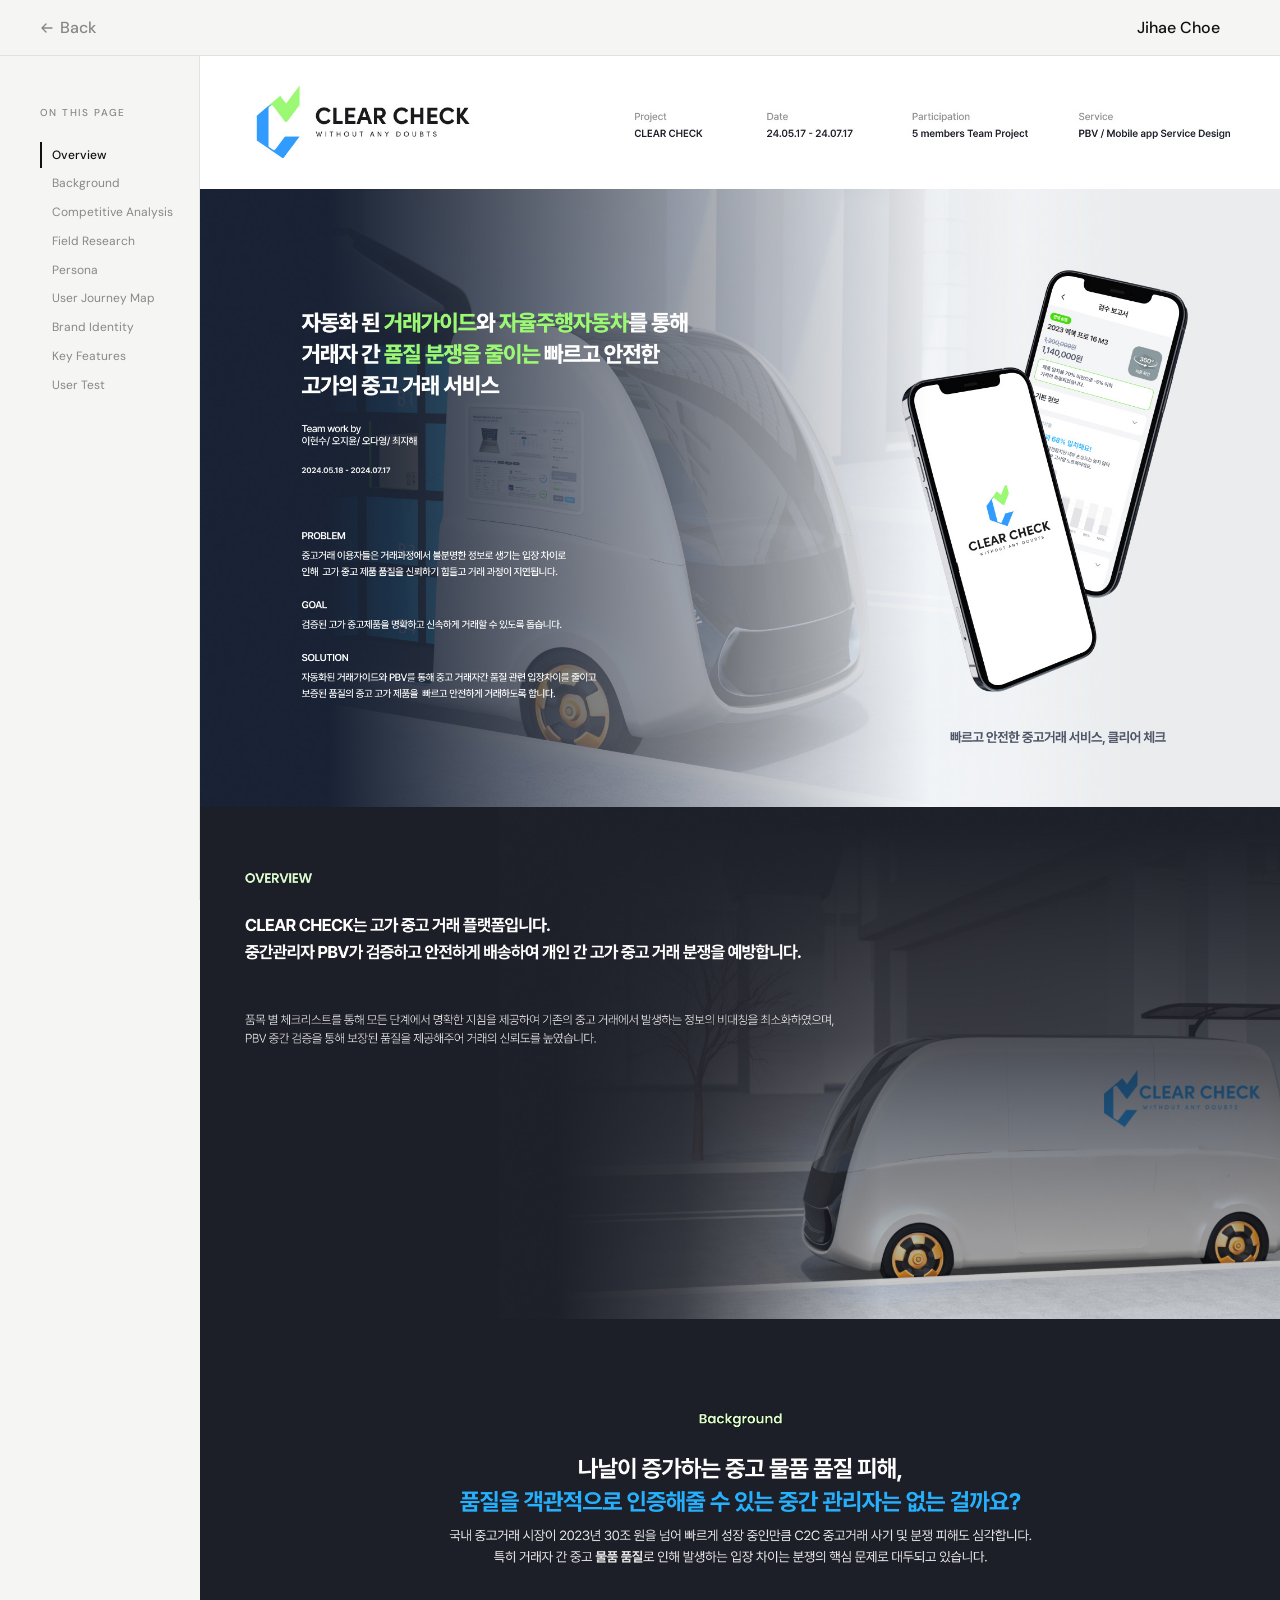
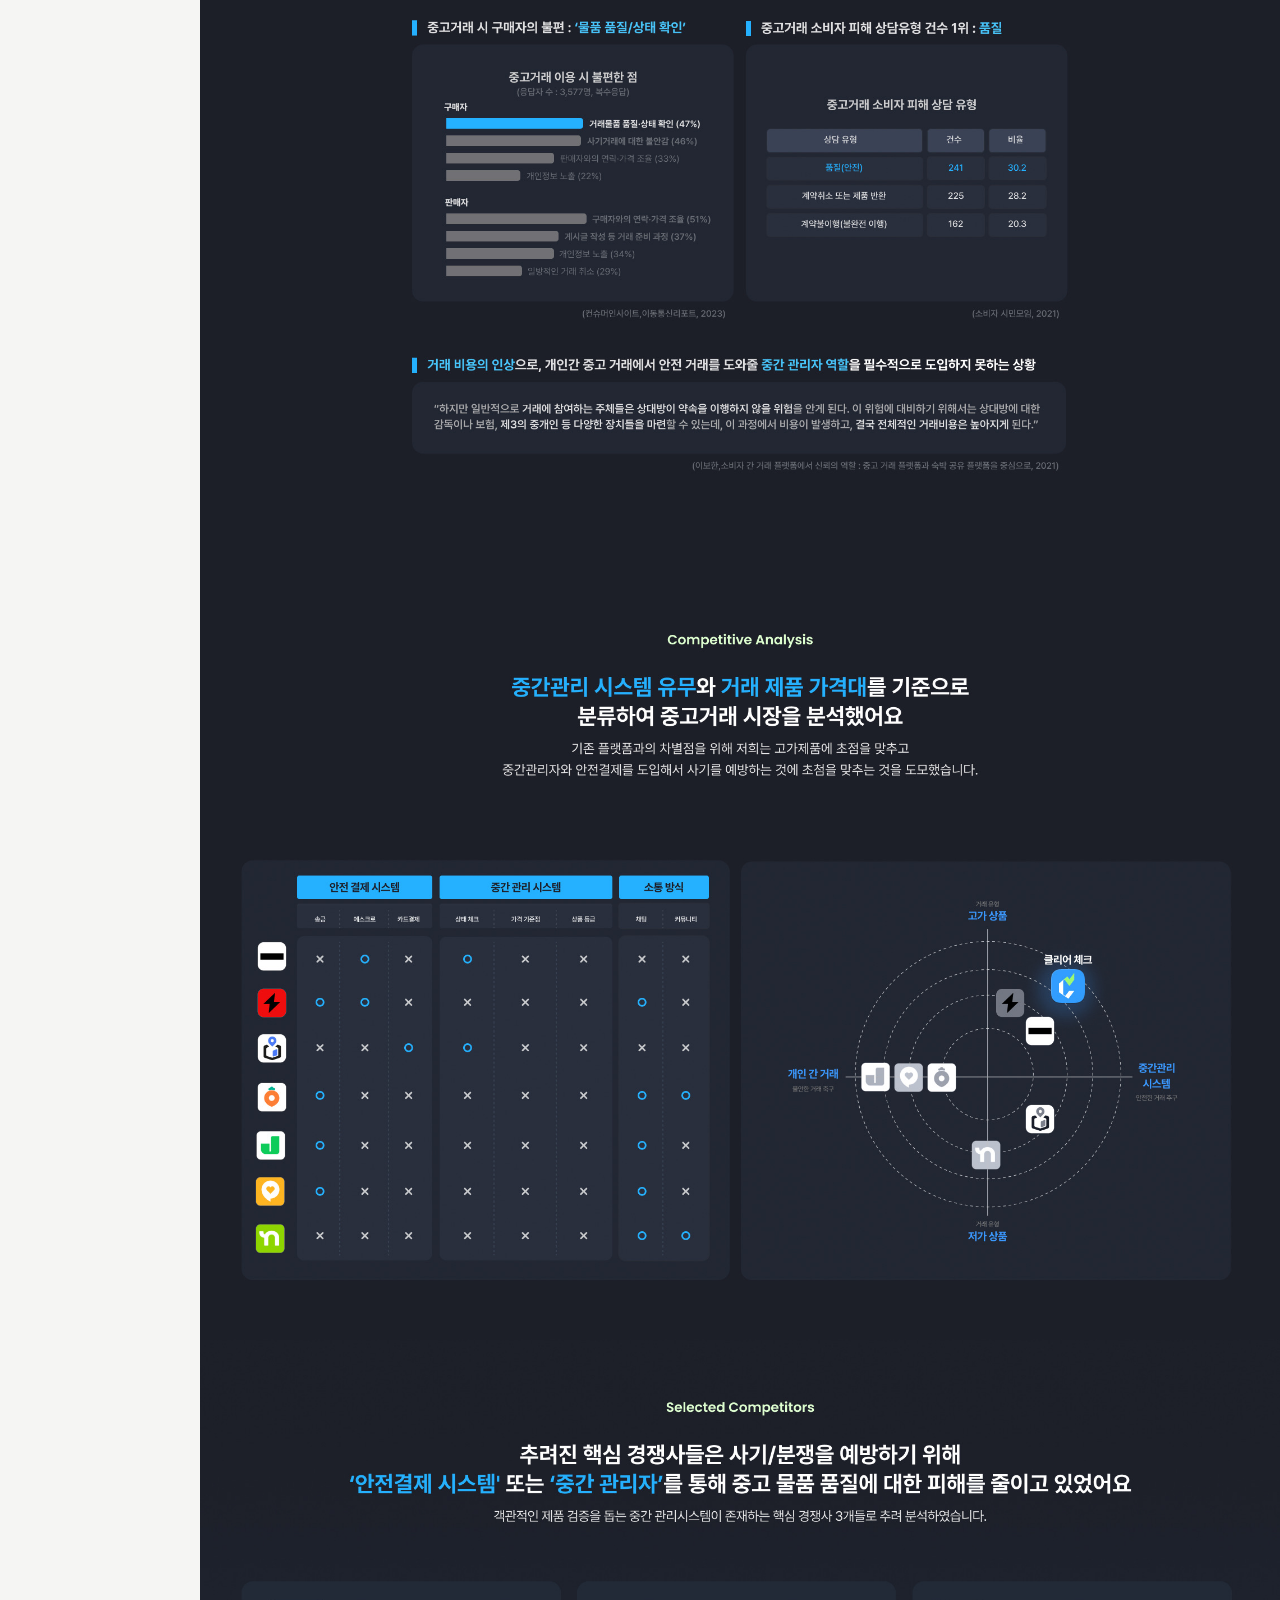
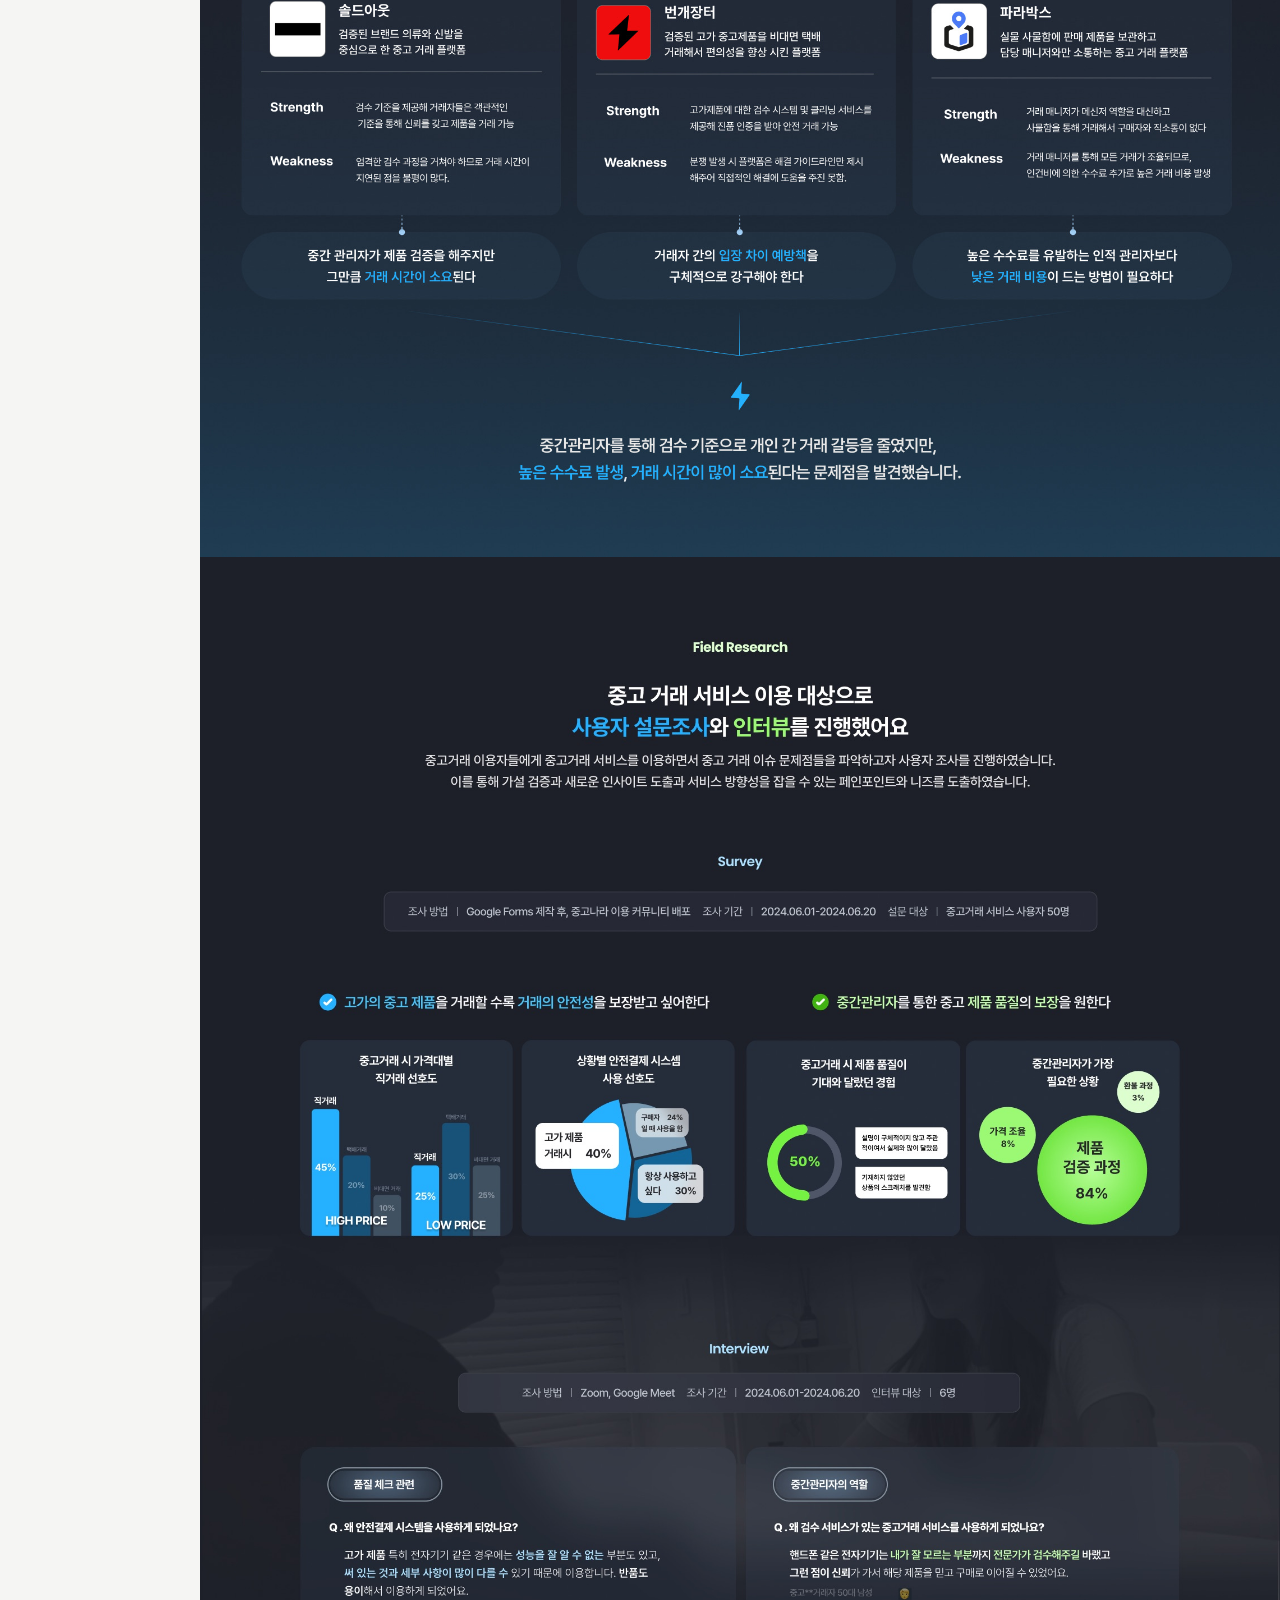
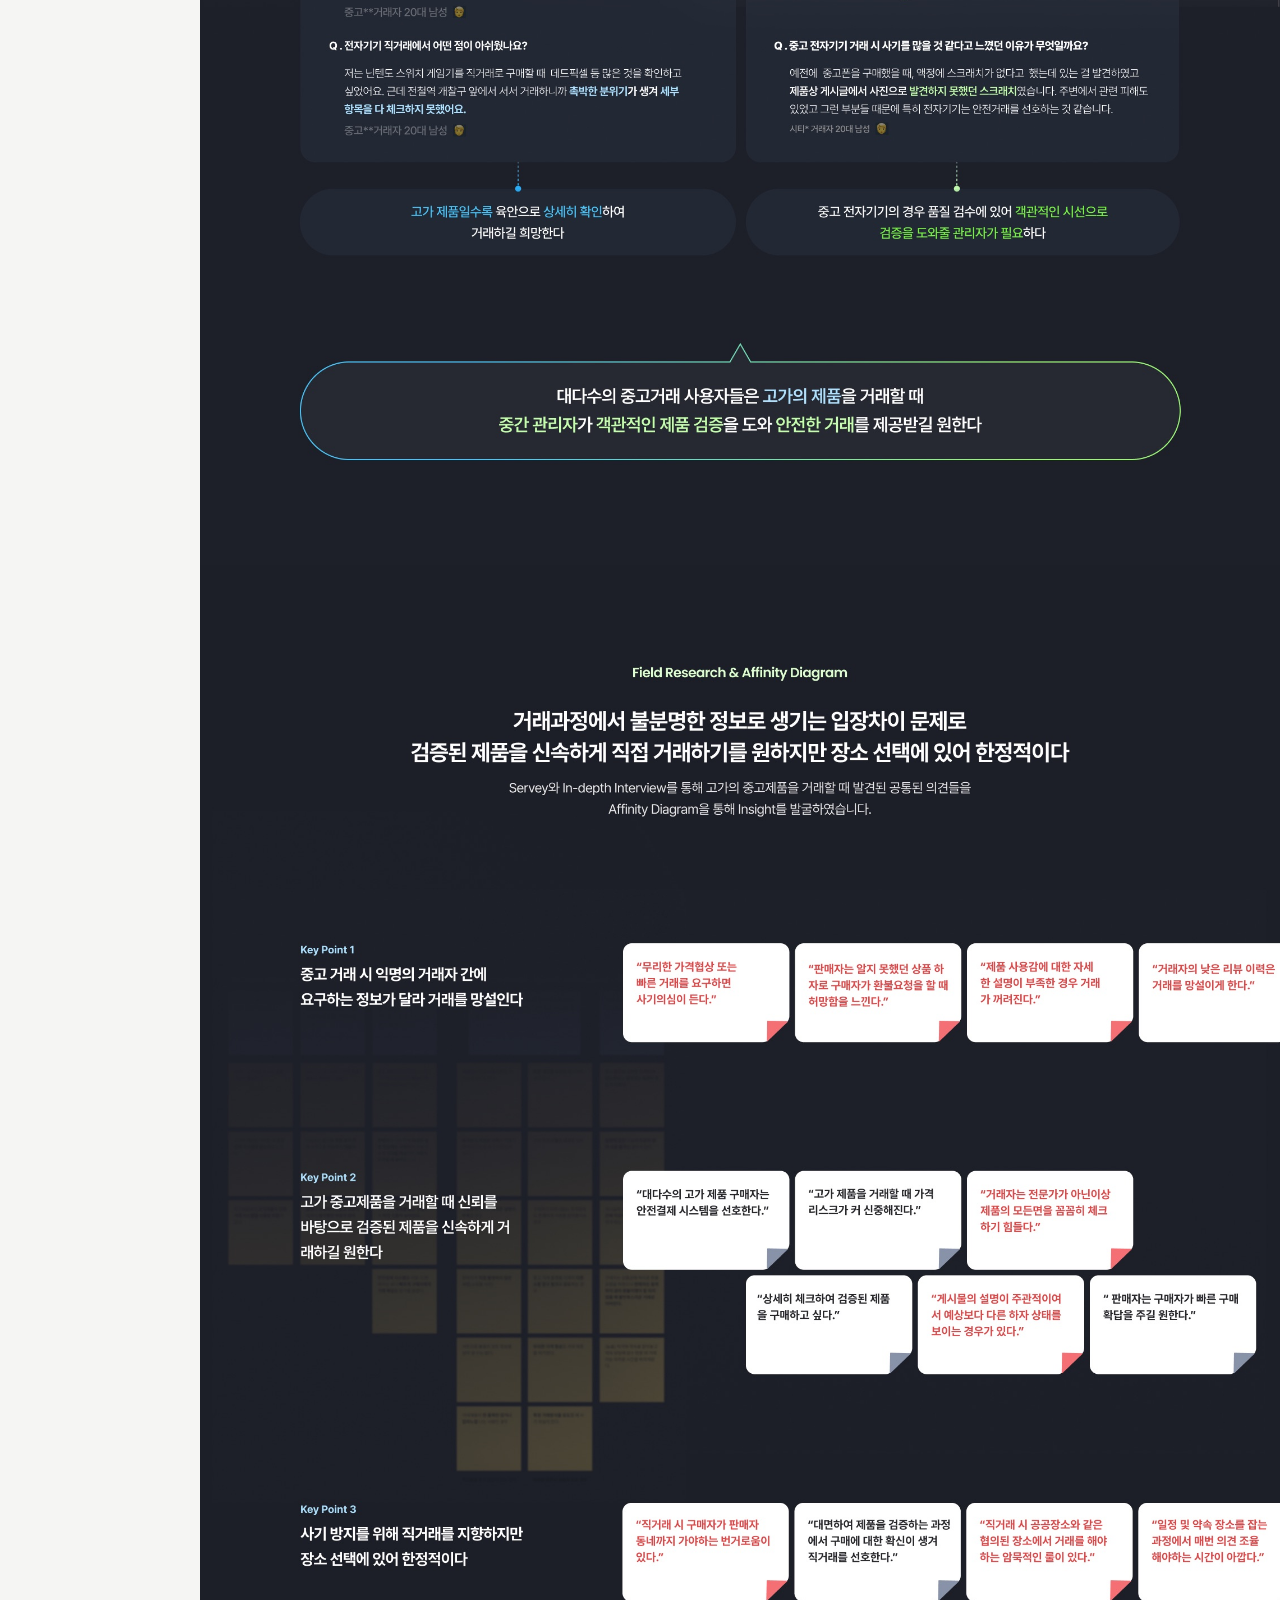
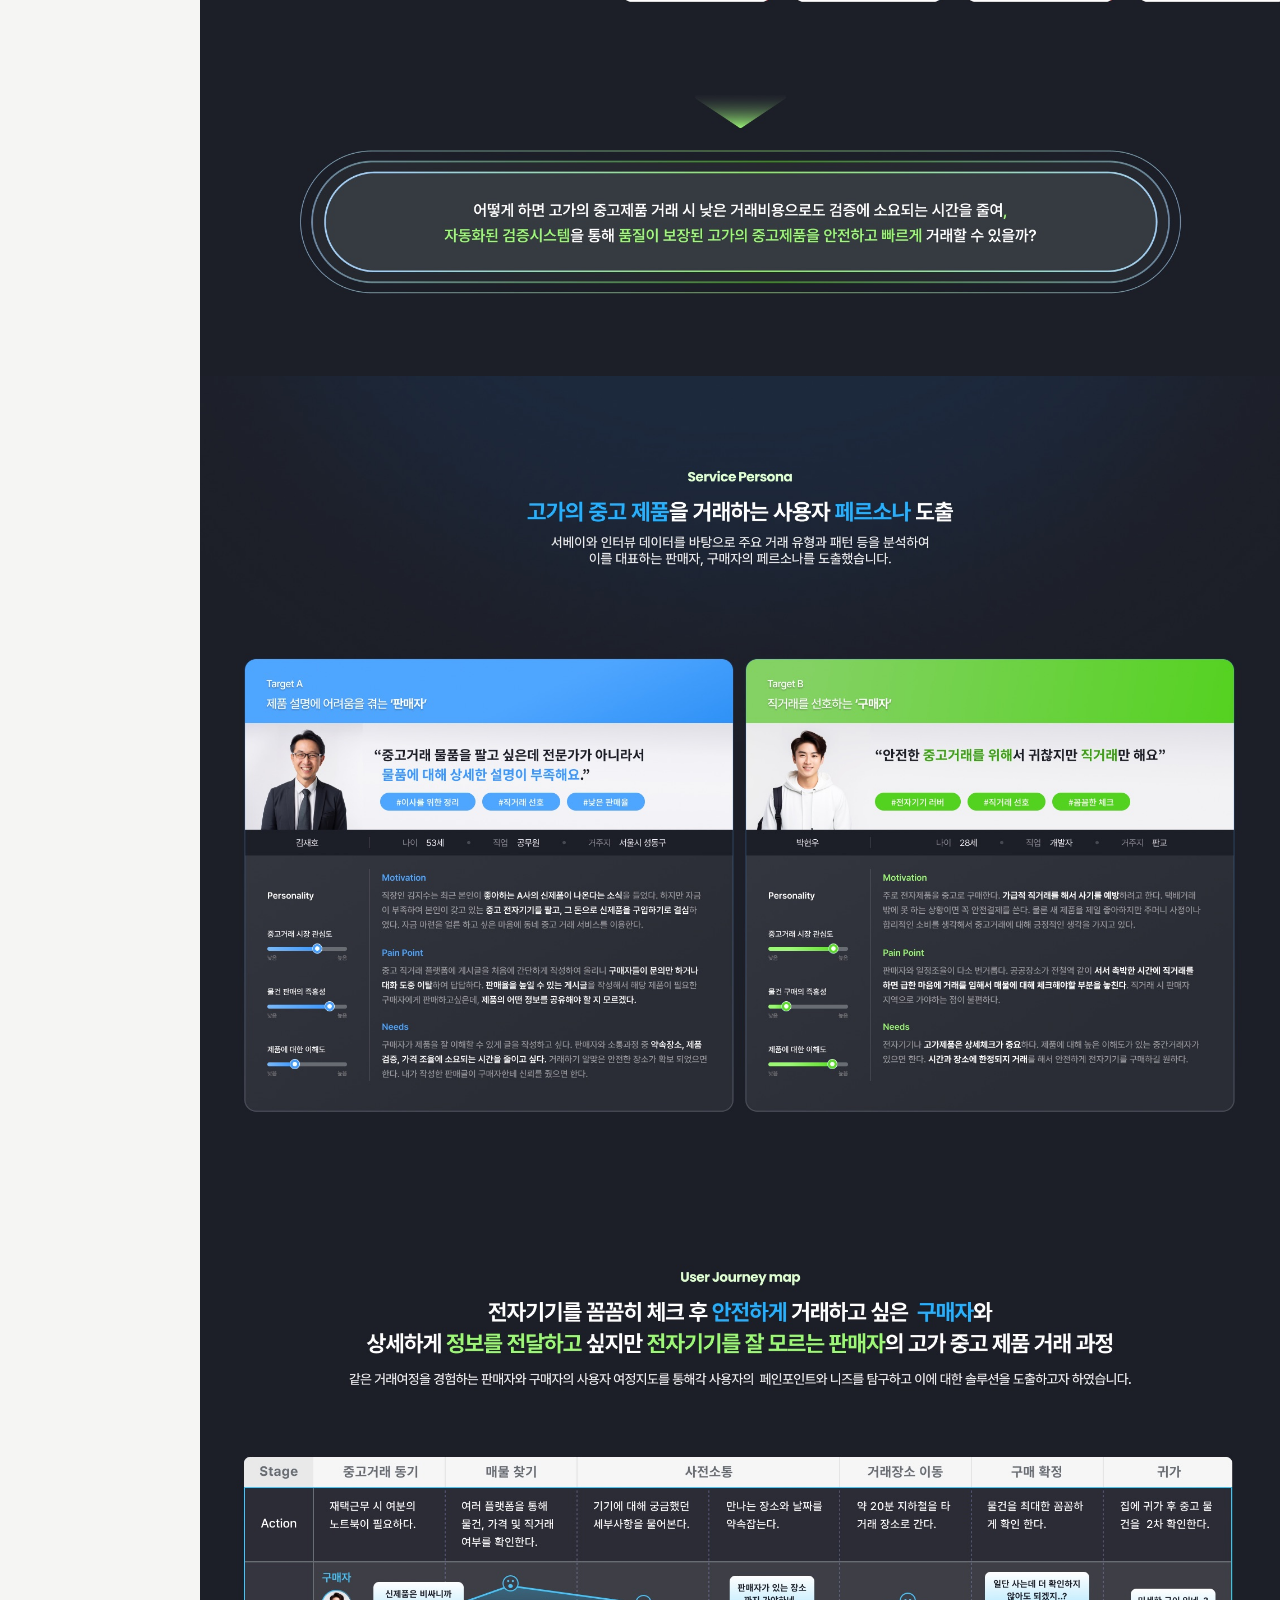
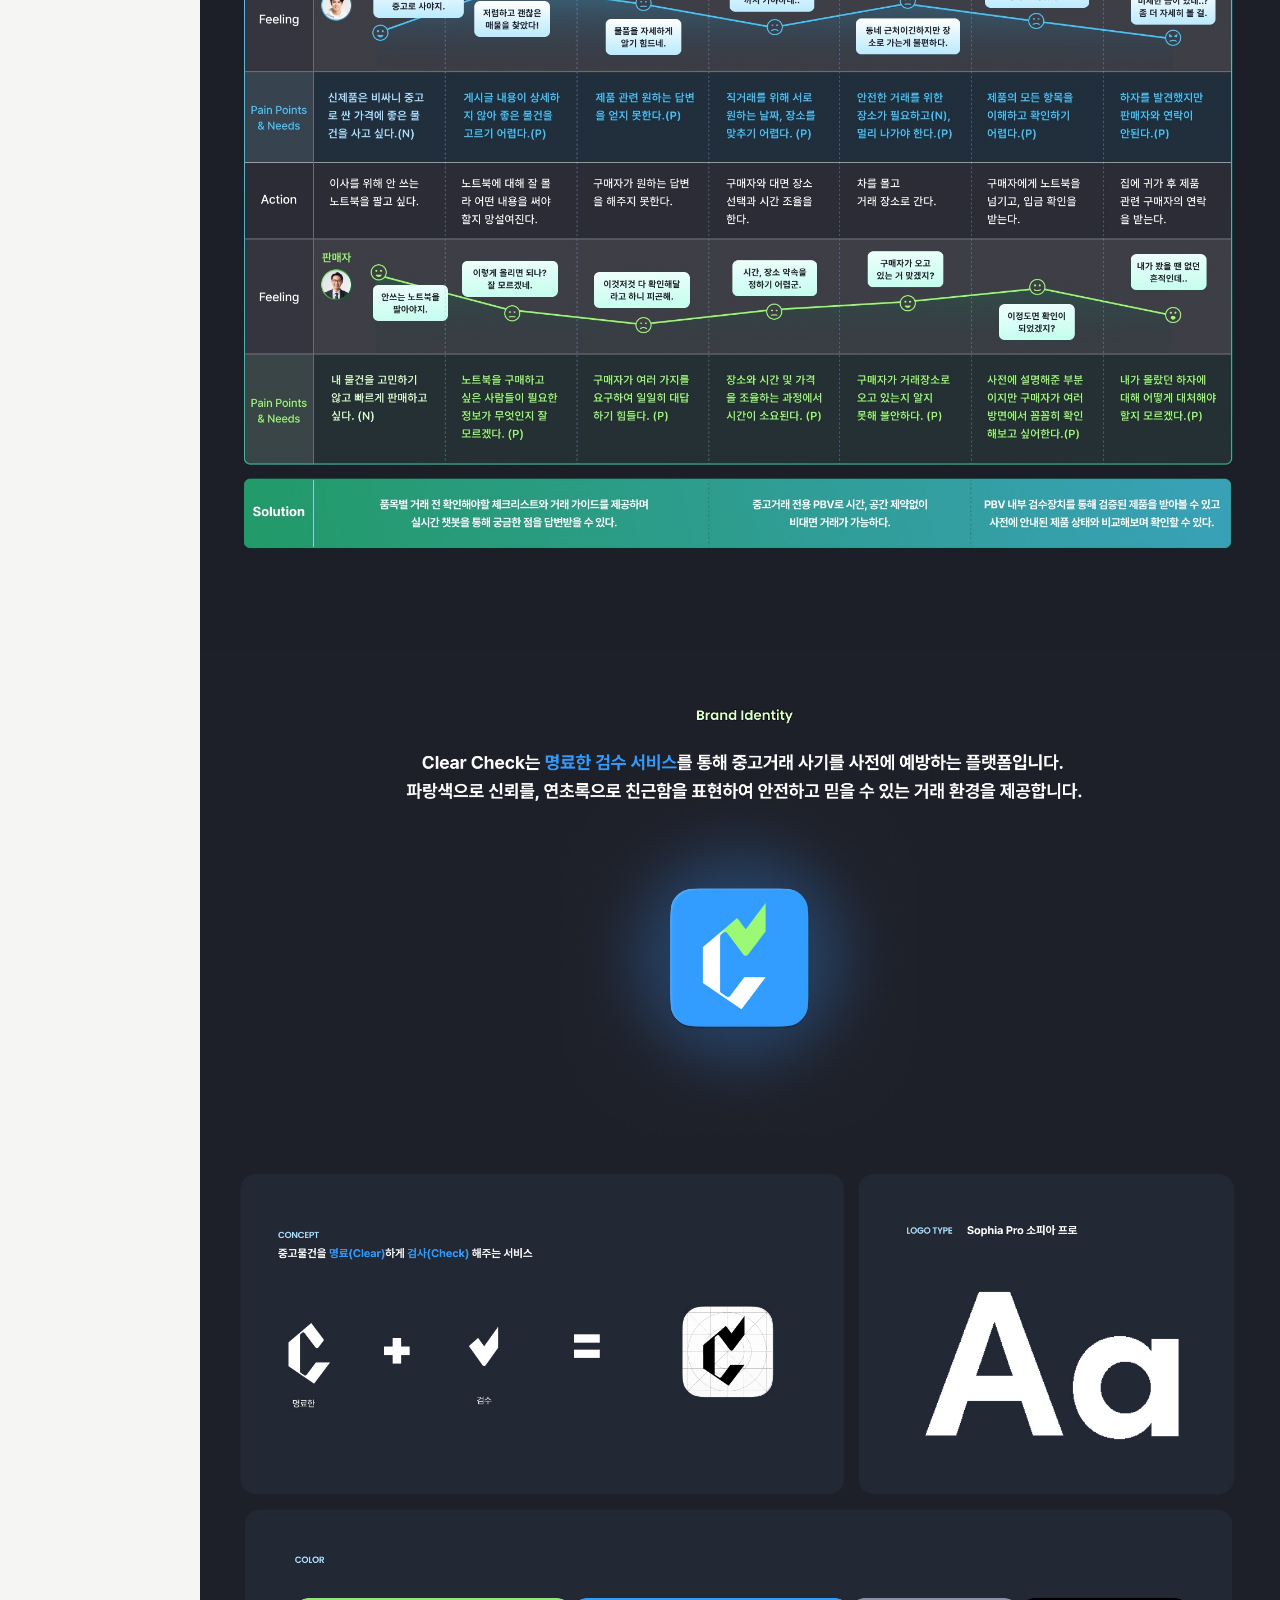
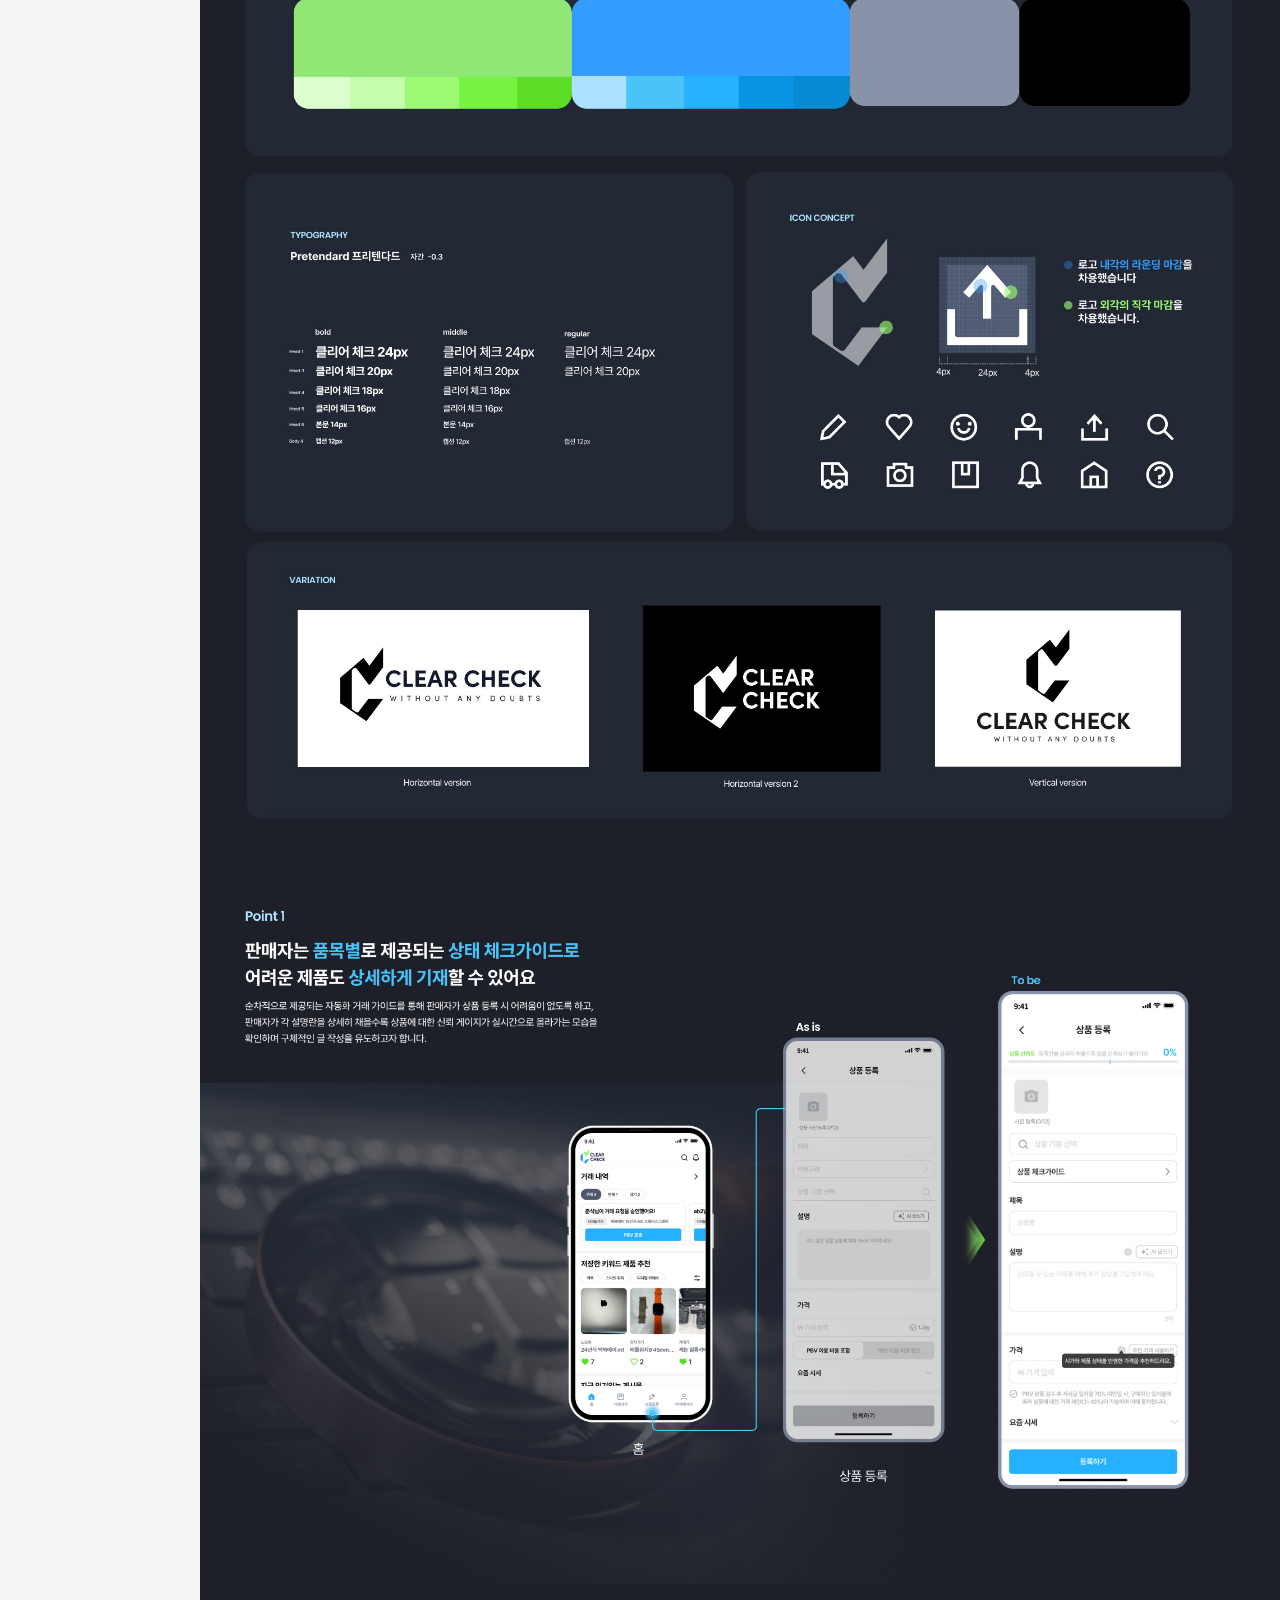
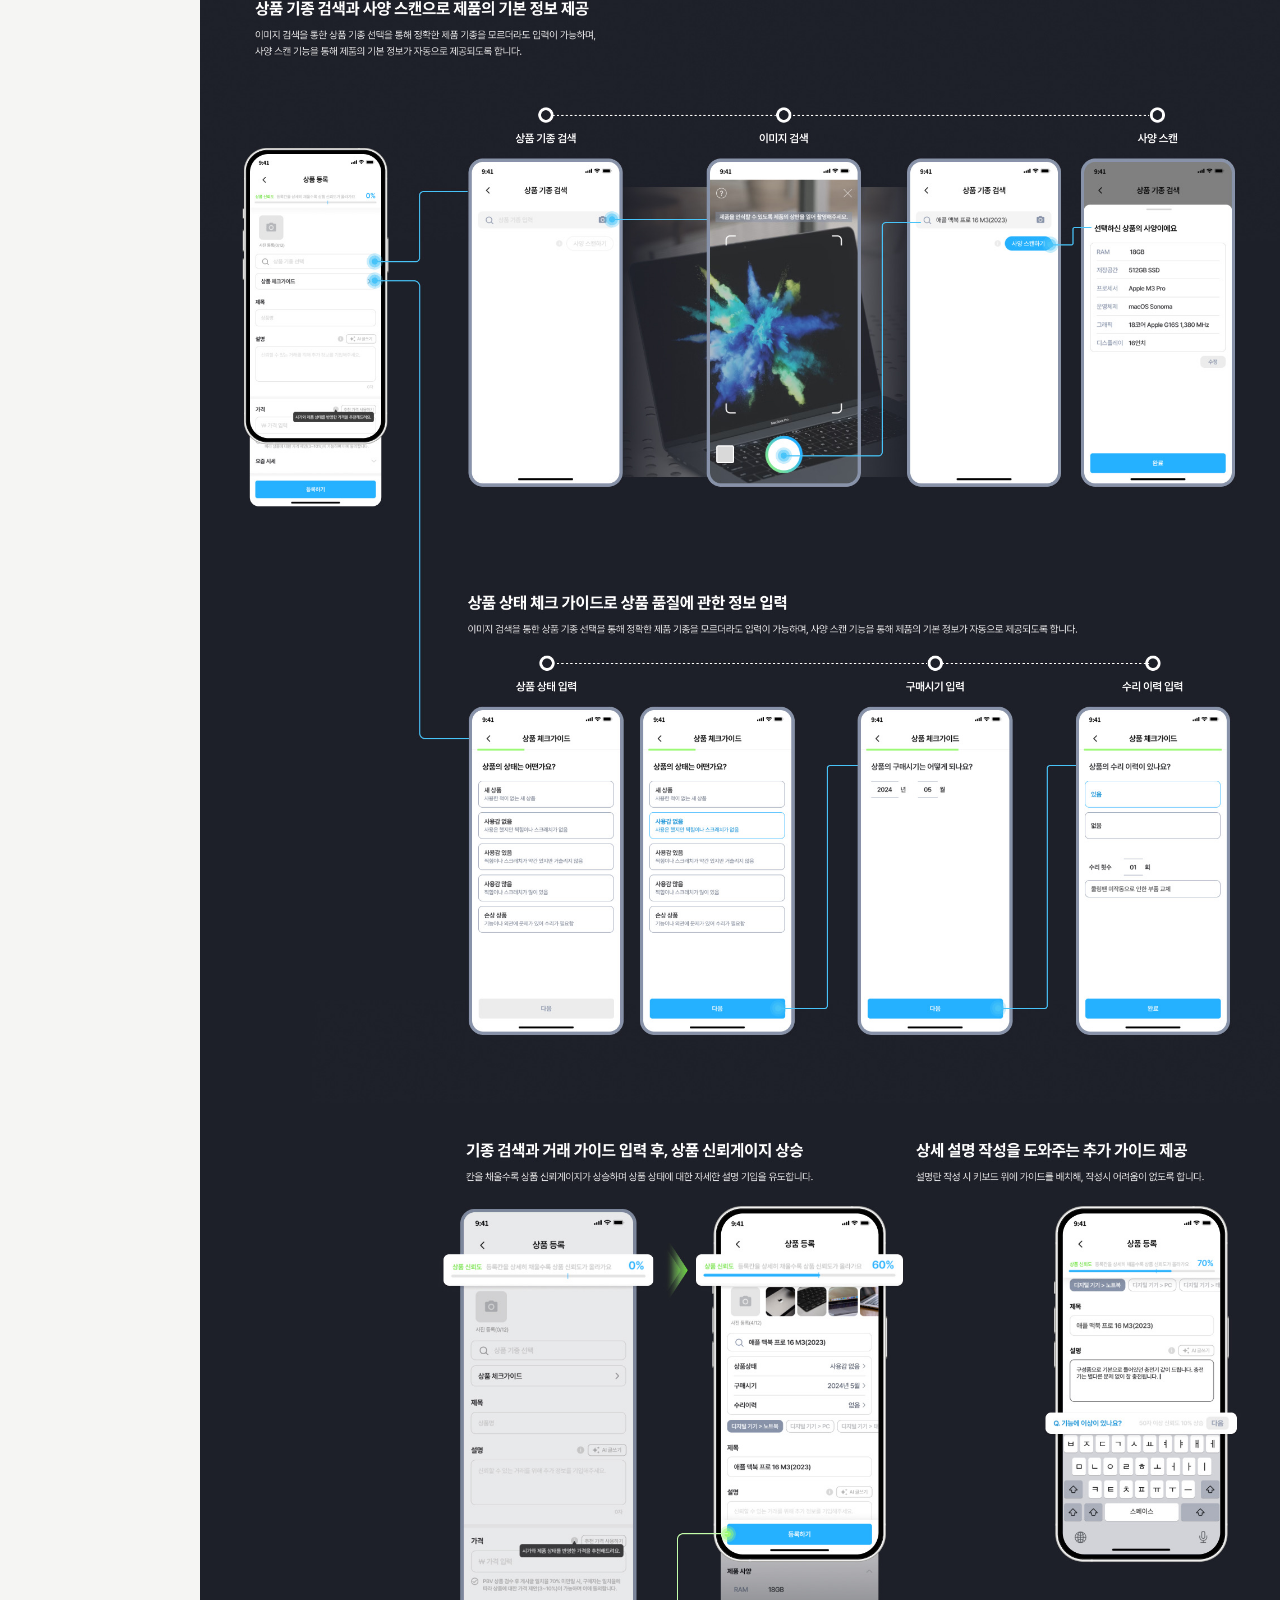
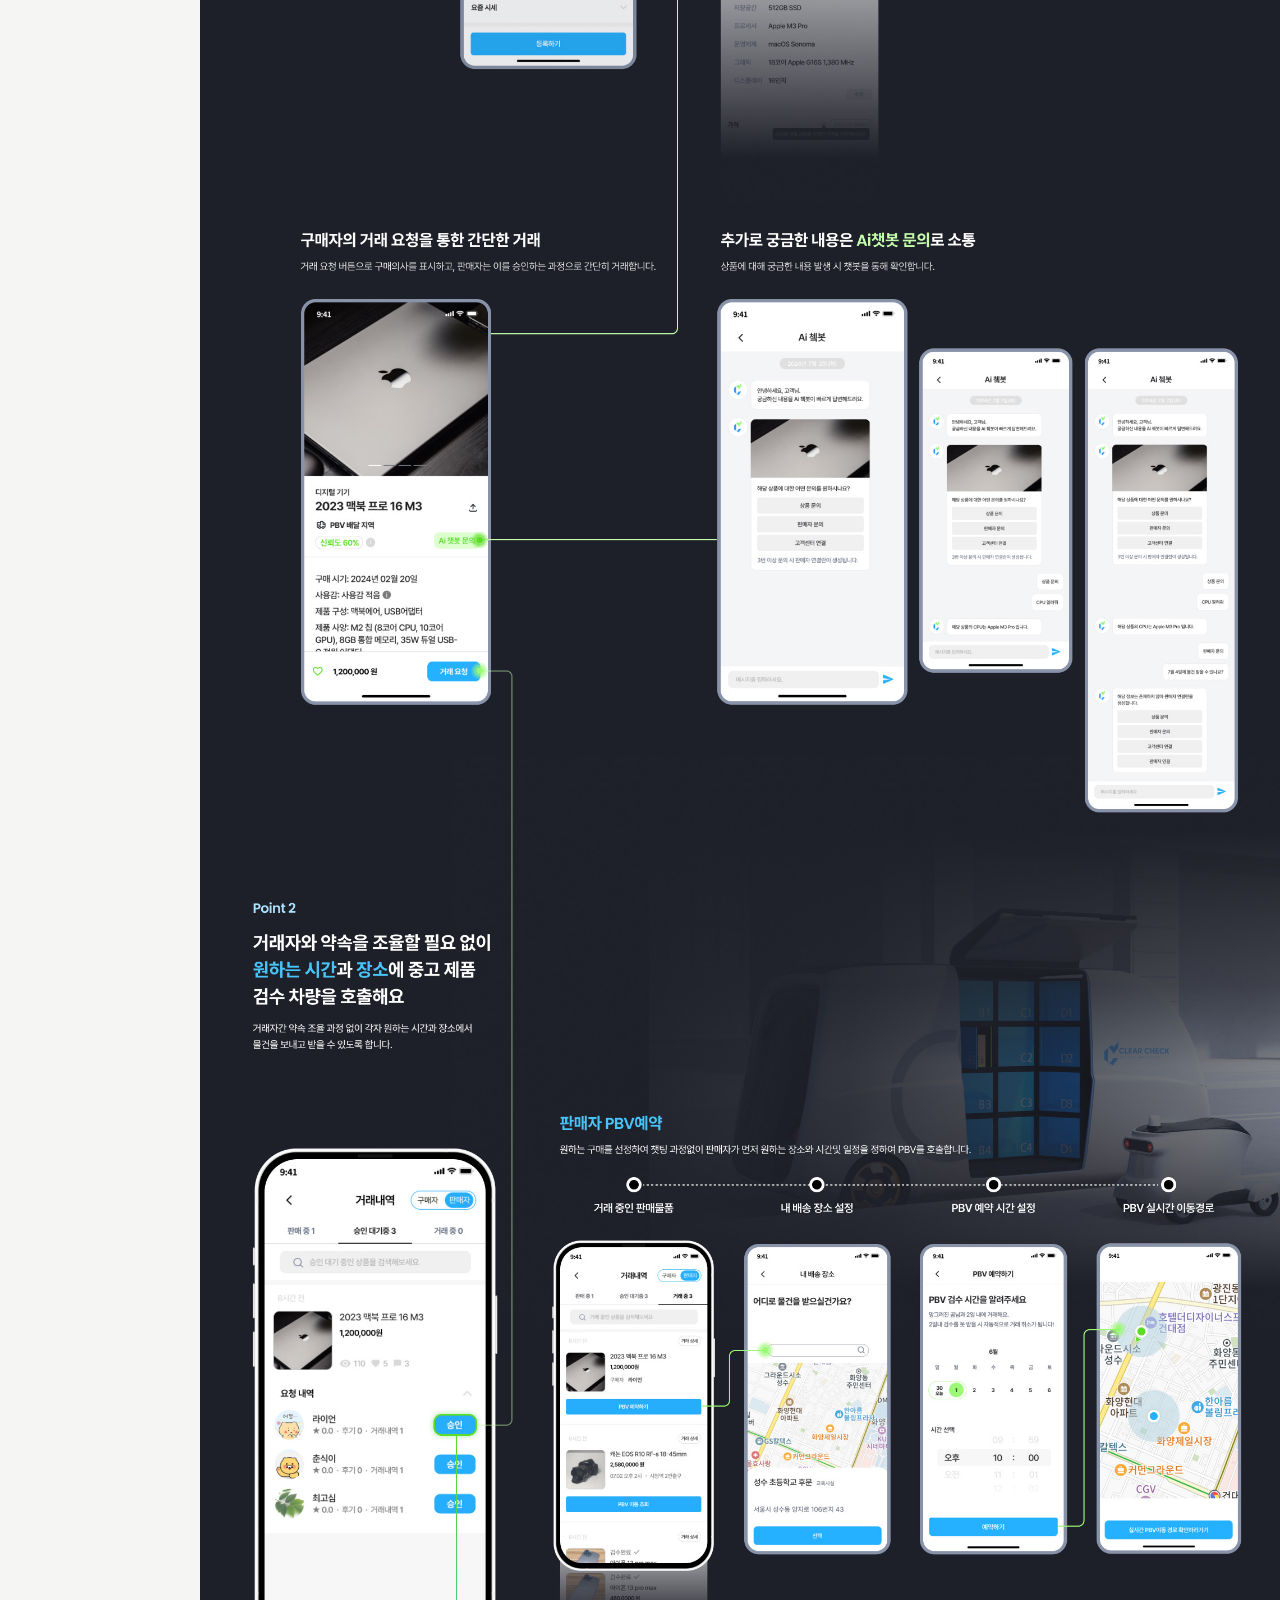
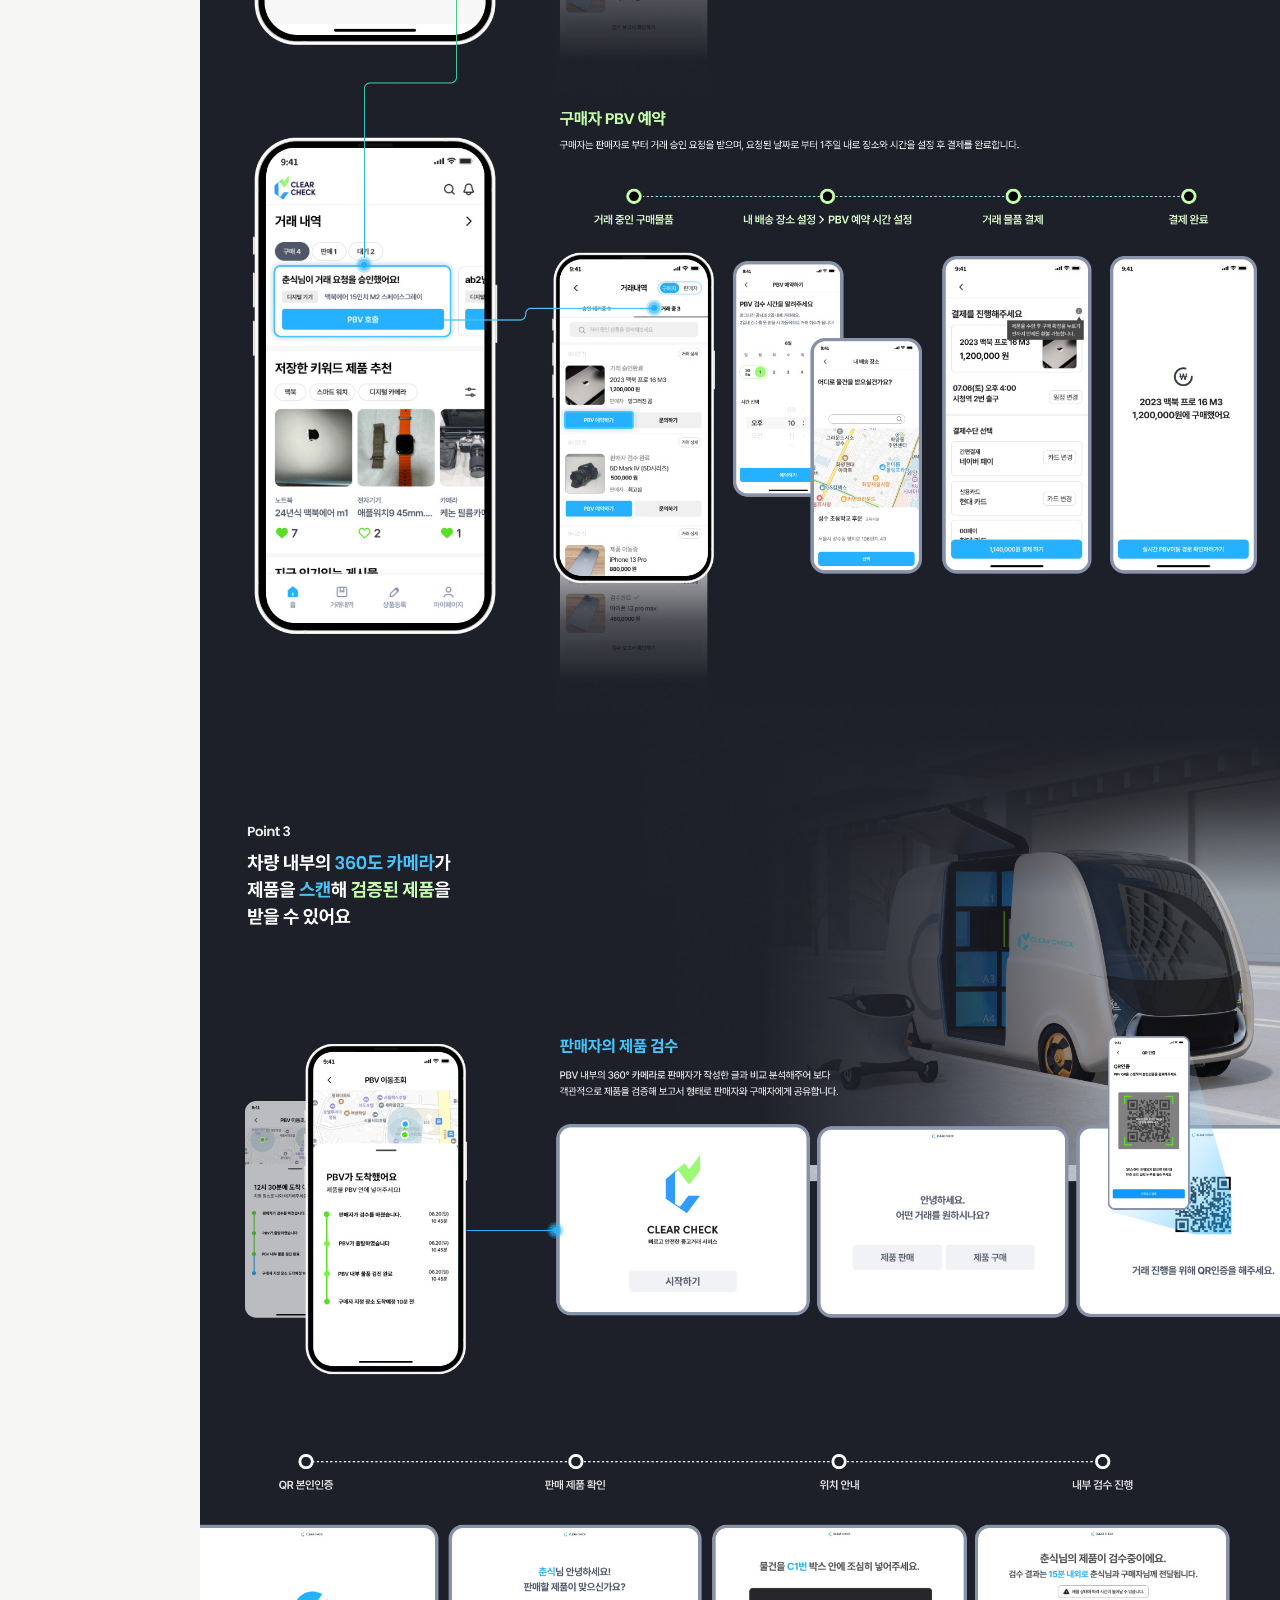
<file: case-studies/clearcheck.html>
<!DOCTYPE html>
<html lang="en">
<head>
<meta charset="UTF-8">
<meta name="viewport" content="width=device-width, initial-scale=1.0">
<title>Clear Check App — Jihae Choe</title>
<link href="https://fonts.googleapis.com/css2?family=DM+Sans:wght@300;400;500;600&display=swap" rel="stylesheet">
<link rel="stylesheet" href="casestudy.css?v=3">
<style>
/* The presentation slides share a dark background, so they stack edge to edge into one long board */
/* fill the whole right column: no side padding around the slides */
.content { padding:0; }
.cc-board { background:#1C1F27; }
.cc-board .section { max-width:none; margin:0; scroll-margin-top:56px; }
.cc-board img { display:block; width:100%; height:auto; }
.visually-hidden { position:absolute; width:1px; height:1px; overflow:hidden; clip:rect(0 0 0 0); white-space:nowrap; }
</style>
</head>
<body>
<nav>
  <div class="nav-inner">
    <a href="../index.html" class="nav-back"><svg width="14" height="14" viewBox="0 0 14 14" fill="none"><path d="M12 7H2M6 3L2 7l4 4" stroke="currentColor" stroke-width="1.4" stroke-linecap="round" stroke-linejoin="round"/></svg>Back</a>
    <a href="../index.html" class="nav-logo">Jihae Choe</a>
  </div>
</nav>

<div class="layout">
<aside class="sl">
  <div class="toc-label">On this page</div>
  <ul class="toc-list">
    <li><a href="#overview" class="active">Overview</a></li>
    <li><a href="#background">Background</a></li>
    <li><a href="#competitive-analysis">Competitive Analysis</a></li>
    <li><a href="#field-research">Field Research</a></li>
    <li><a href="#persona">Persona</a></li>
    <li><a href="#journey-map">User Journey Map</a></li>
    <li><a href="#brand-identity">Brand Identity</a></li>
    <li><a href="#key-features">Key Features</a></li>
    <li><a href="#user-test">User Test</a></li>
  </ul>
</aside>

<main class="content">
  <h1 class="visually-hidden">Clear Check App</h1>
  <div class="cc-board">
    <section class="section" id="overview">
      <img src="../images/ClearCheck/cc-01-cover.jpg" width="1925" height="1338" alt="Clear Check cover: a high-value second-hand trading service that uses an automated trade guide and an autonomous vehicle to reduce quality disputes between traders. Team project, May to July 2024, PBV and mobile app service design.">
      <img src="../images/ClearCheck/cc-02-overview.jpg" width="1925" height="913" alt="Overview: Clear Check is a high-value second-hand trading platform where an intermediary PBV verifies items and delivers them safely, using item-specific checklists to reduce information gaps." loading="lazy">
    </section>
    <section class="section" id="background">
      <img src="../images/ClearCheck/cc-03-background.jpg" width="1925" height="1463" alt="Background: growing quality disputes in second-hand trading. Buyers' top inconvenience is checking item quality (47%), and quality is the top consumer complaint type (30.2%)." loading="lazy">
    </section>
    <section class="section" id="competitive-analysis">
      <img src="../images/ClearCheck/cc-04-competitive-analysis.jpg" width="1925" height="2882" alt="Competitive analysis: second-hand platforms compared by safe payment, intermediary management and communication, with three selected competitors and their strengths and weaknesses." loading="lazy">
    </section>
    <section class="section" id="field-research">
      <img src="../images/ClearCheck/cc-05-field-research.jpg" width="1925" height="2867" alt="Field research: a survey of 50 second-hand trading users and interviews with 6 users, showing they want verified quality and a safe trade for high-value items." loading="lazy">
      <img src="../images/ClearCheck/cc-06-affinity-diagram.jpg" width="1925" height="2514" alt="Affinity diagram: three key points from the research, leading to the question of how to trade verified high-value items quickly and safely at a low trading cost." loading="lazy">
    </section>
    <section class="section" id="persona">
      <img src="../images/ClearCheck/cc-07-persona.jpg" width="1925" height="1473" alt="Service personas: a seller who struggles to describe products, and a buyer who prefers direct trades for safety, each with motivation, pain points and needs." loading="lazy">
    </section>
    <section class="section" id="journey-map">
      <img src="../images/ClearCheck/cc-08-journey-map.jpg" width="1925" height="1871" alt="User journey map of a high-value second-hand trade from both the buyer's and the seller's side, with feelings, pain points, needs and solutions at each stage." loading="lazy">
    </section>
    <section class="section" id="brand-identity">
      <img src="../images/ClearCheck/cc-09-brand-identity.jpg" width="1925" height="3229" alt="Brand identity: the Clear Check logo concept, logo type, colour palette, typography, icon concept and logo variations." loading="lazy">
    </section>
    <section class="section" id="key-features">
      <img src="../images/ClearCheck/cc-10-key-features.jpg" width="1925" height="13030" alt="Key features: mobile app screens for product registration with a trade checklist, PBV booking and pickup, and the PBV inspection report." loading="lazy">
    </section>
    <section class="section" id="user-test">
      <img src="../images/ClearCheck/cc-11-user-test.jpg" width="1925" height="1670" alt="User test: seller and buyer tasks with real users, their good points, bad points, improvements and conclusions." loading="lazy">
      <img src="../images/ClearCheck/cc-12-thank-you.jpg" width="1925" height="2584" alt="Thank you for watching, Team Clear Check." loading="lazy">
    </section>
  </div>
</main>

</div>

<script>
// "On this page": highlight the last section whose top has passed 30% of the viewport
const tocLinks=[...document.querySelectorAll('.toc-list a')].map(a=>({a,el:document.querySelector(a.getAttribute('href'))}));
function updateToc(){let cur=tocLinks[0];tocLinks.forEach(t=>{if(t.el.getBoundingClientRect().top<=innerHeight*0.3)cur=t;});tocLinks.forEach(t=>t.a.classList.toggle('active',t===cur));}
addEventListener('scroll',updateToc,{passive:true});
addEventListener('load',updateToc);
updateToc();
</script>
</body>
</html>
</file>
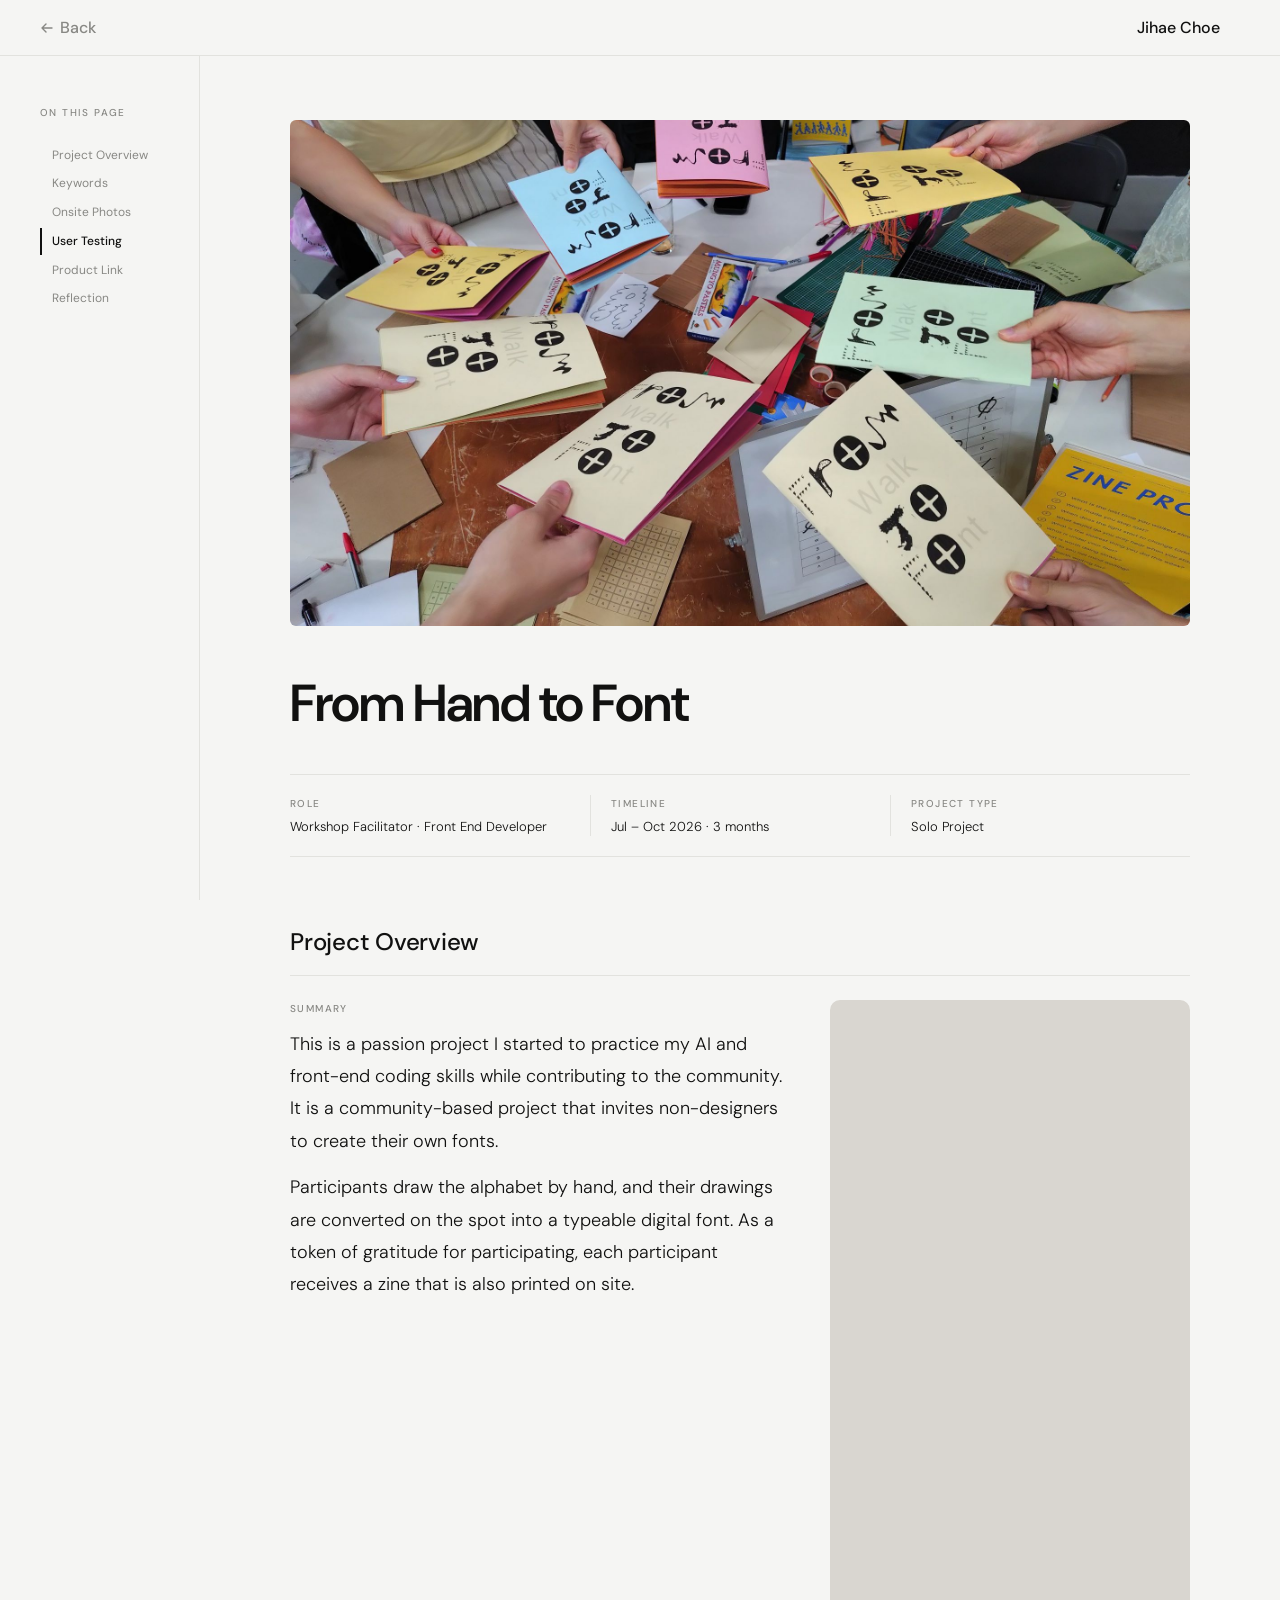
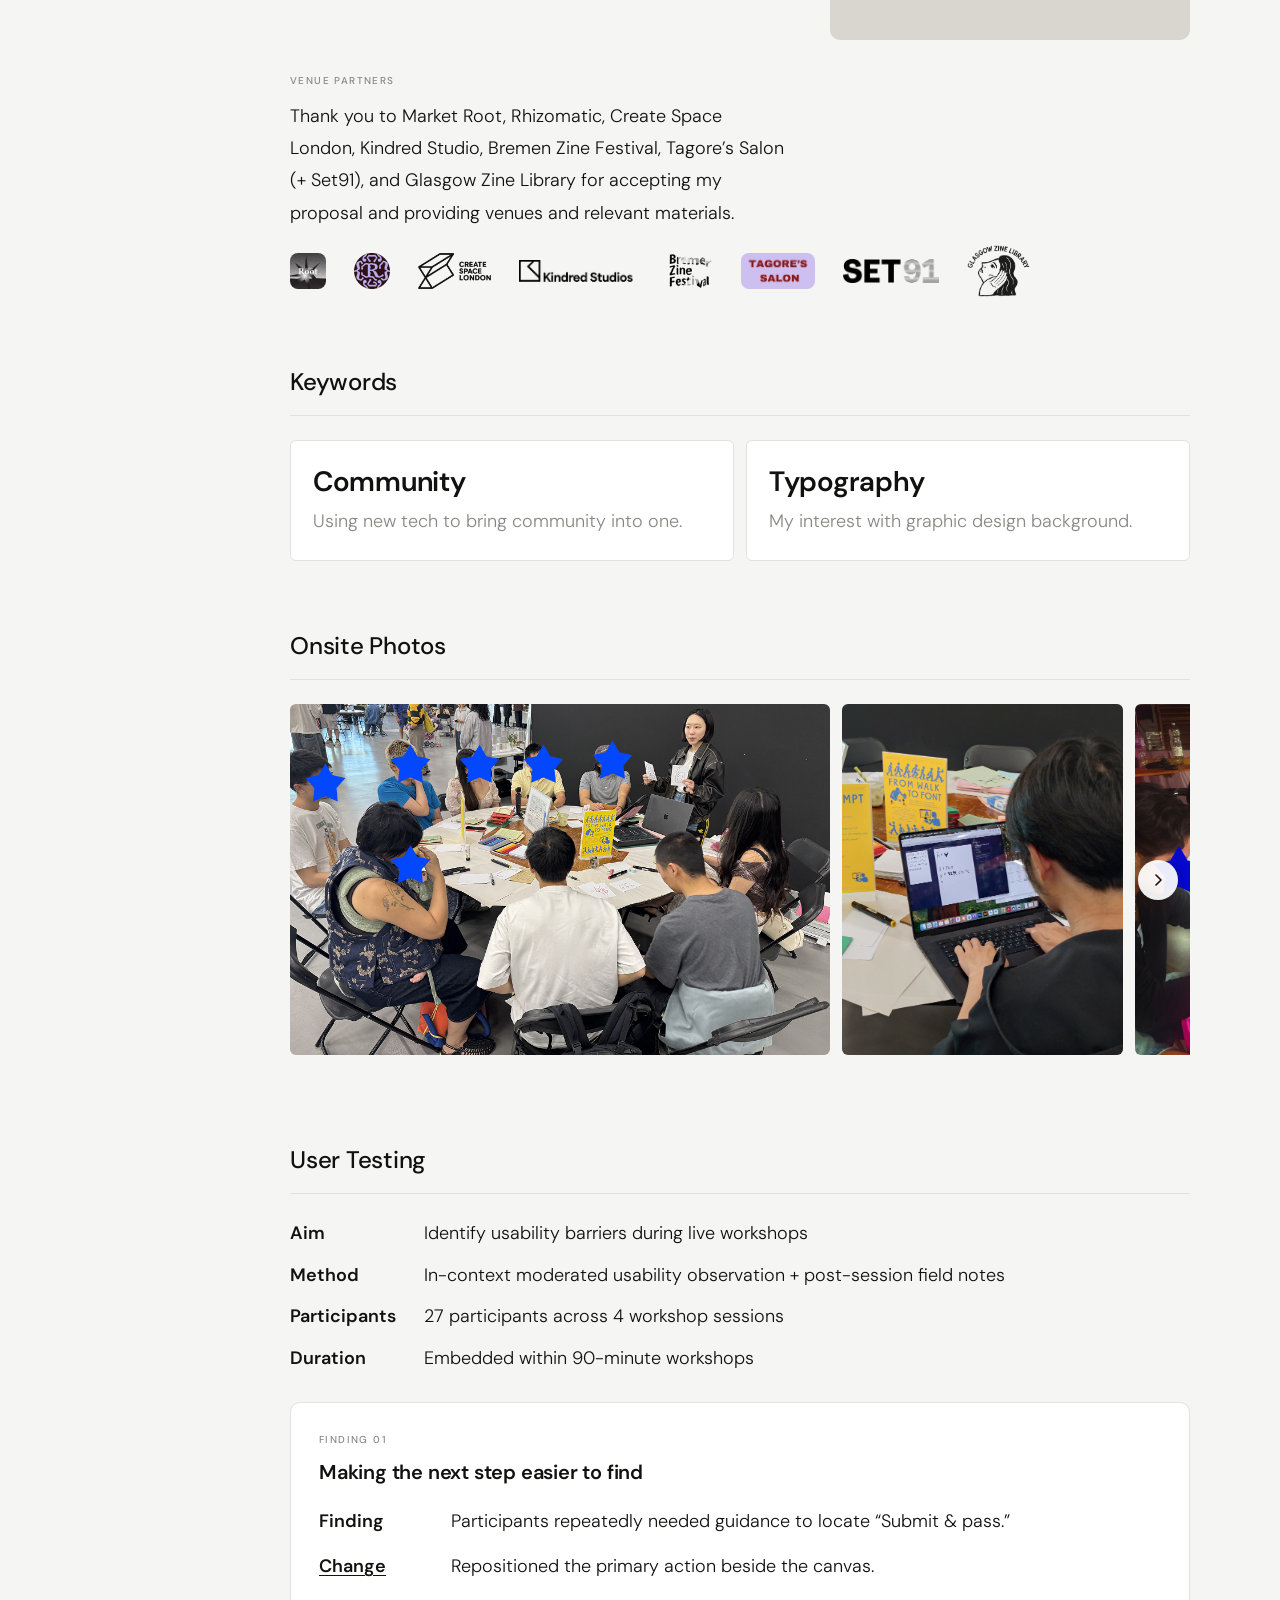
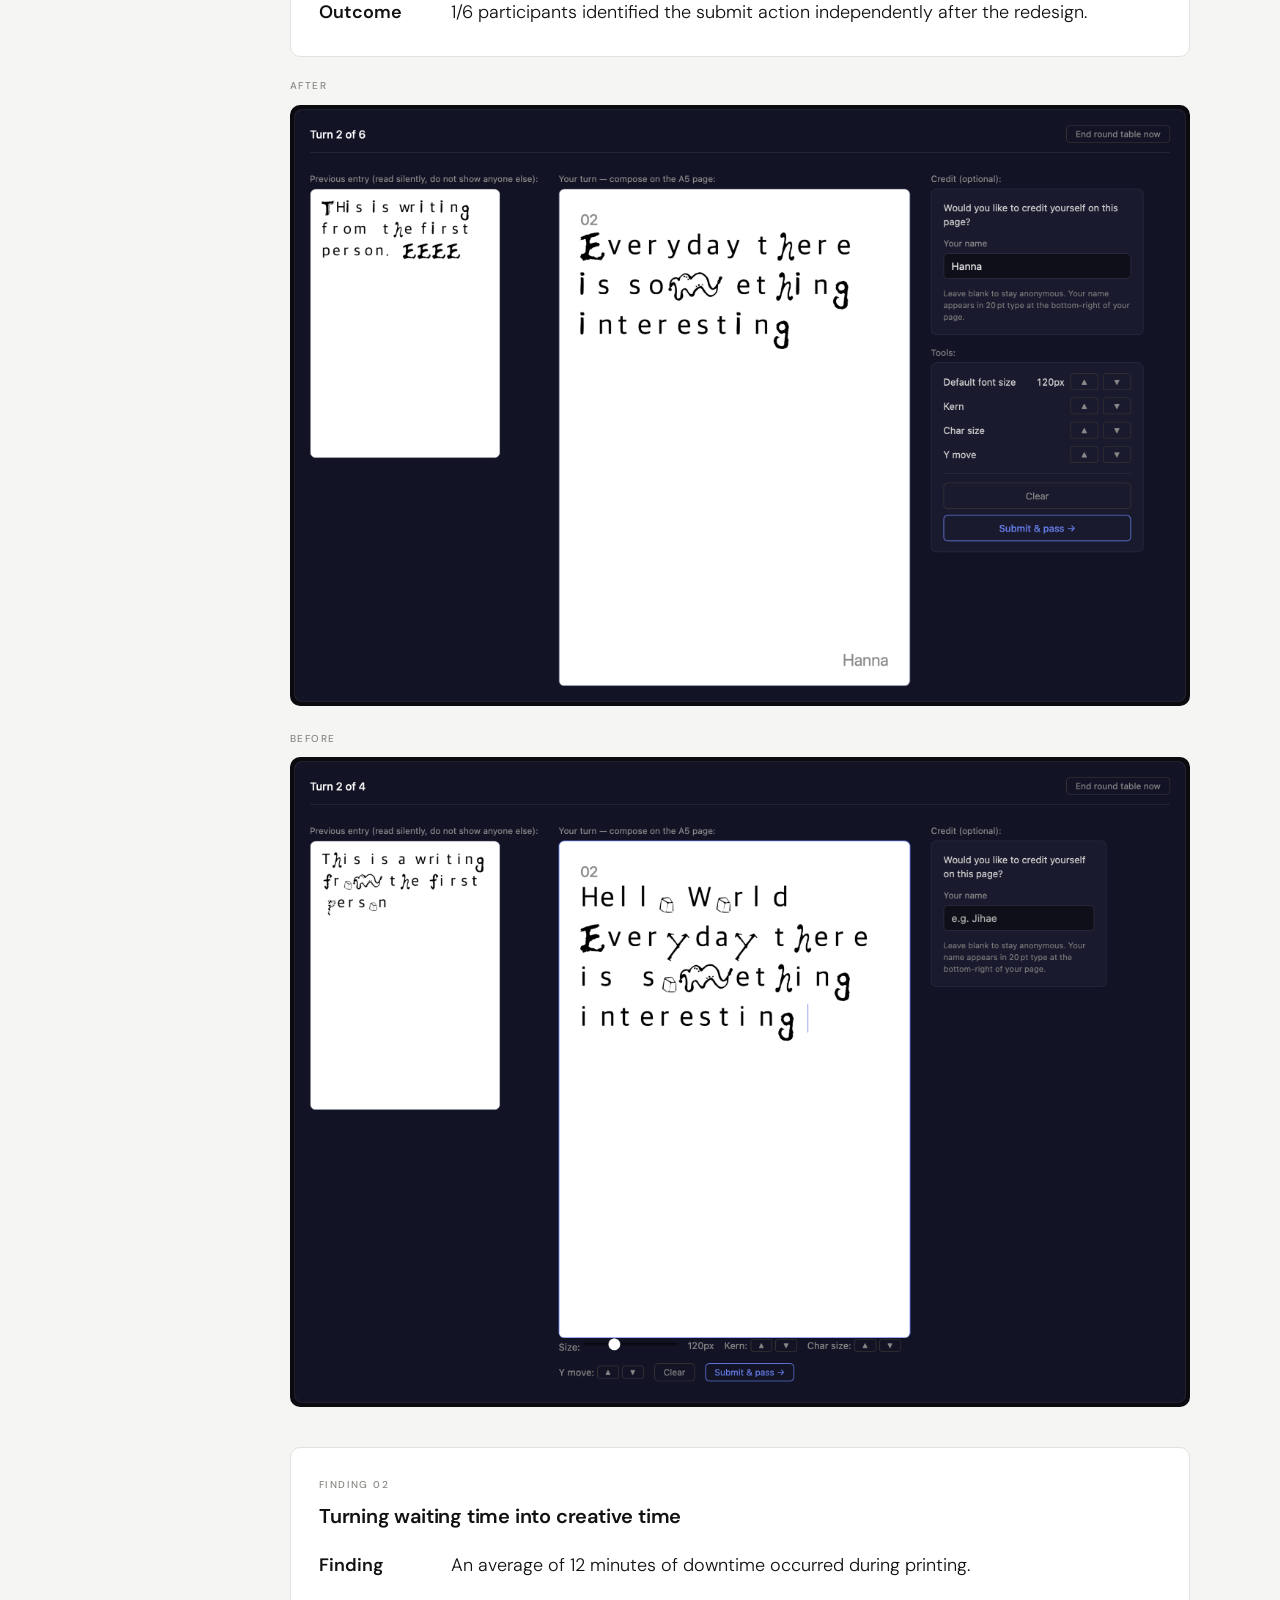
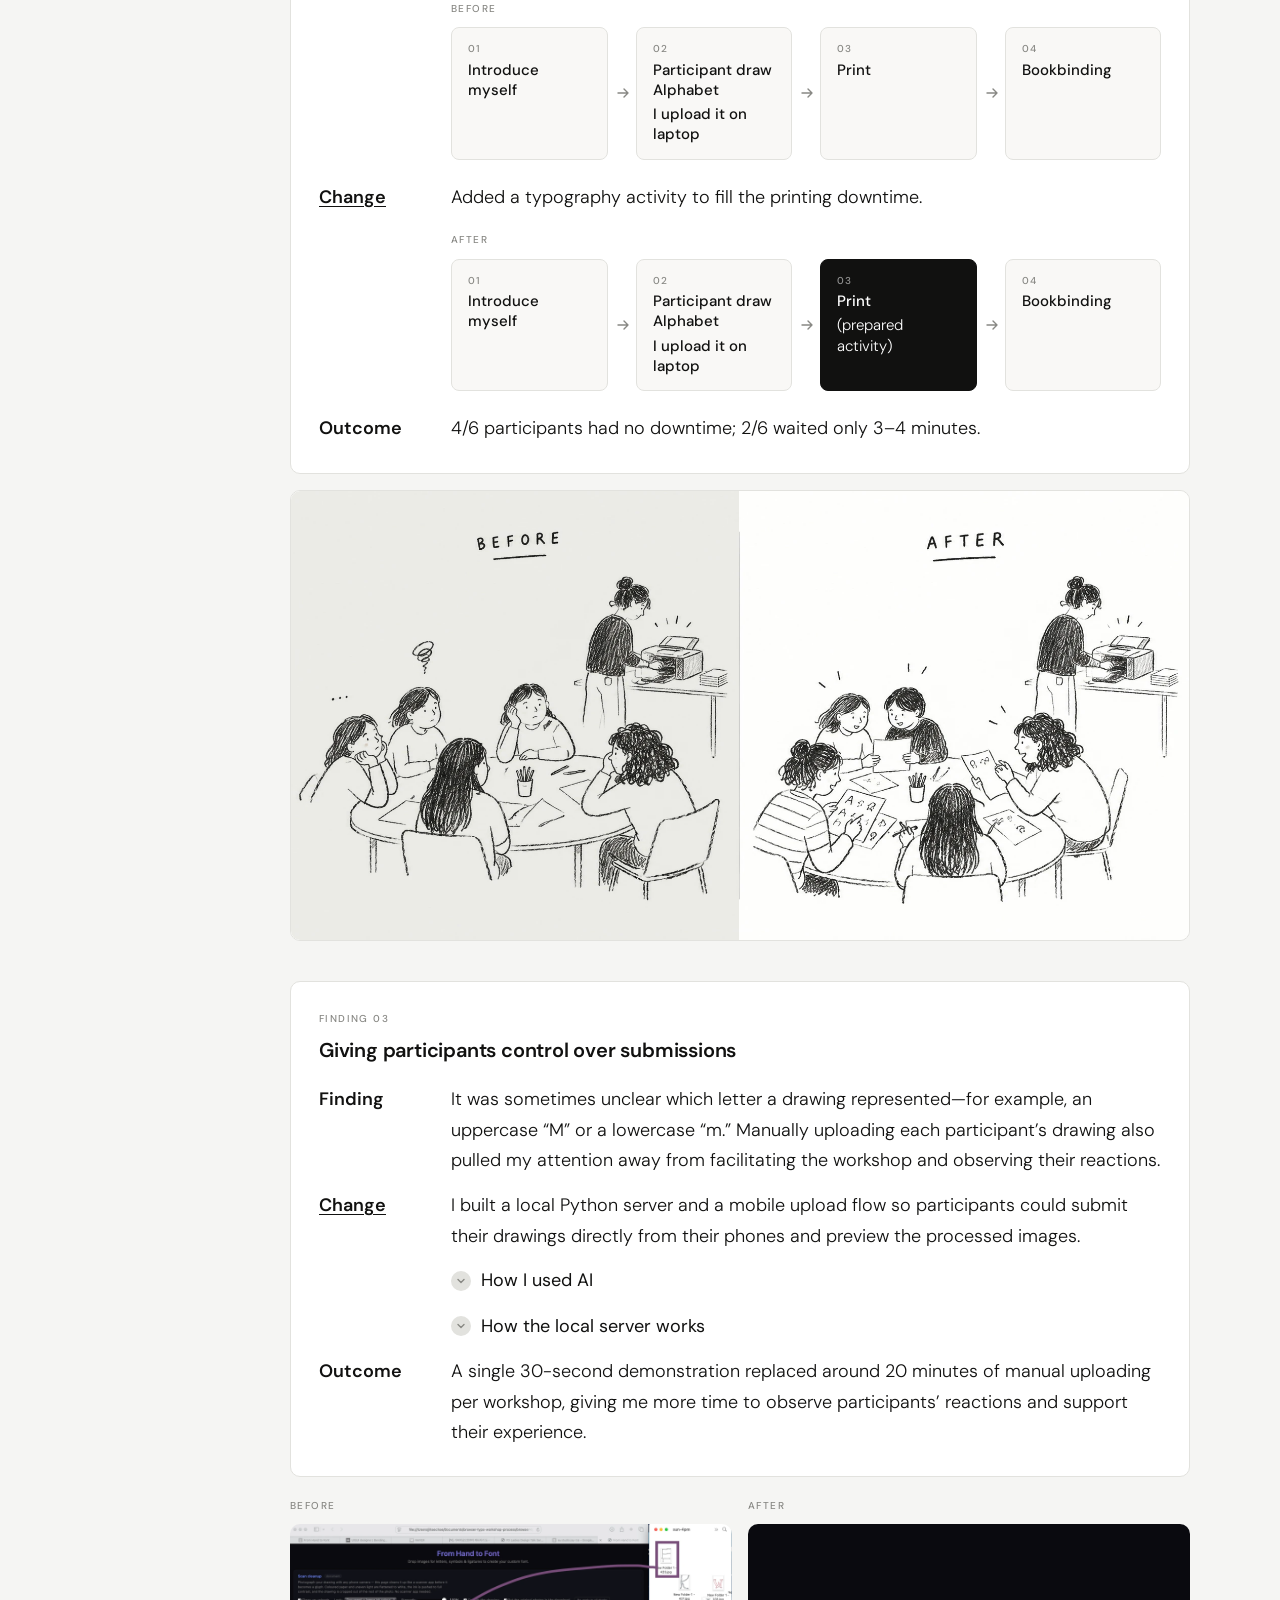
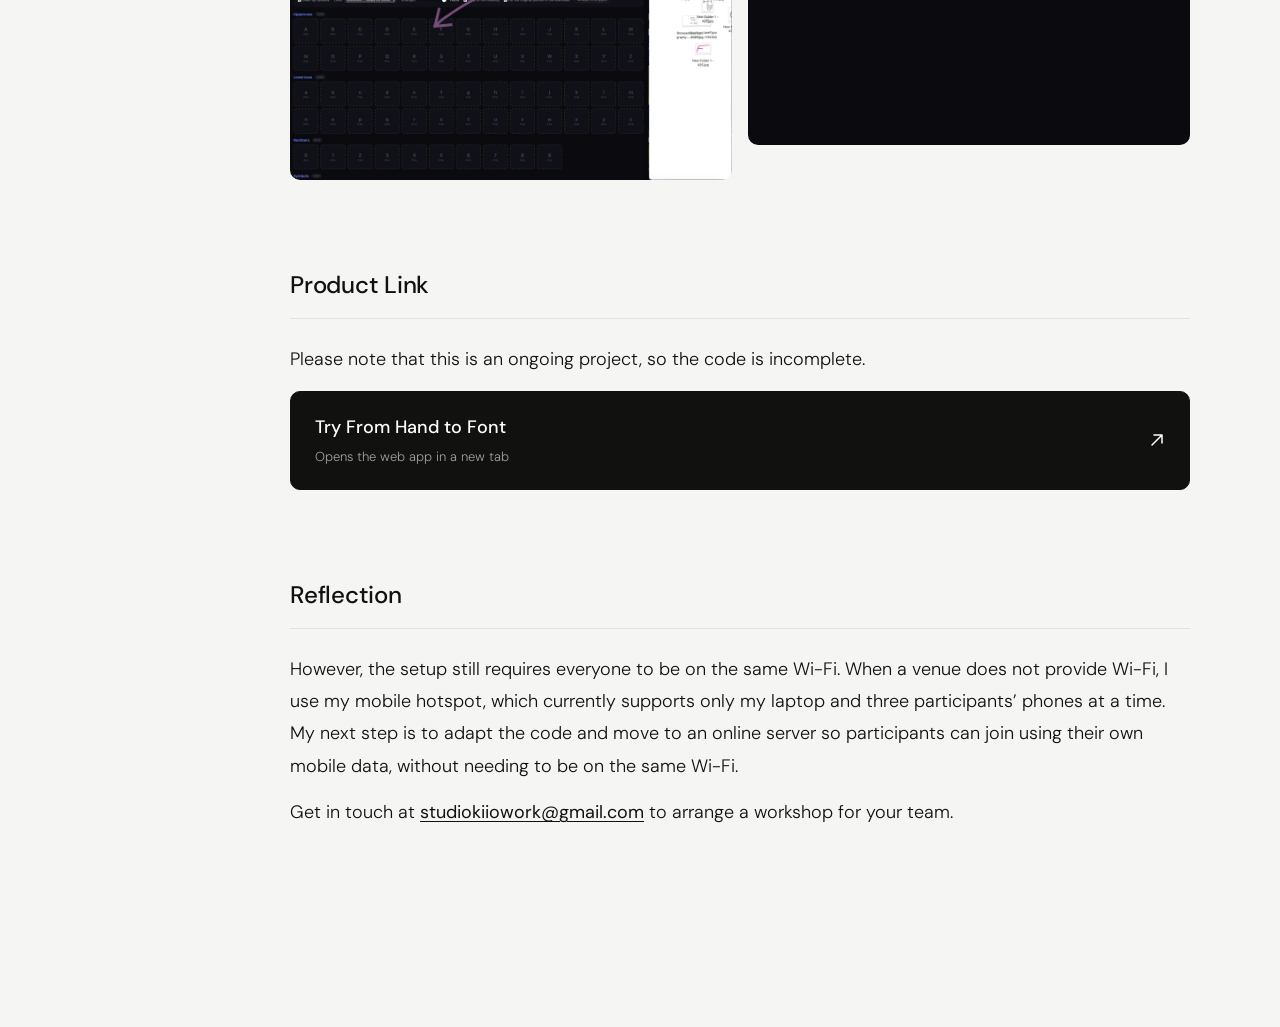
<file: case-studies/fromhandtofont.html>
<!DOCTYPE html>
<html lang="en">
<head>
<meta charset="UTF-8">
<meta name="viewport" content="width=device-width, initial-scale=1.0">
<title>From Hand to Font — Jihae Choe</title>
<link href="https://fonts.googleapis.com/css2?family=DM+Sans:wght@300;400;500;600&display=swap" rel="stylesheet">
<link rel="stylesheet" href="casestudy.css?v=3">
<style>
/* center content column */
.content { display:flex; flex-direction:column; align-items:center; }
.content > * { width:100%; }

/* placeholder text, same grey as .catchy.ph */

/* HERO PHOTO — keeps the 16:9 hero frame from casestudy.css, photo cropped to fill it */
img.hero-img { display:block; height:auto; object-fit:cover; }

/* OVERVIEW — summary text left, vertical video right */
.overview-split { display:grid; grid-template-columns:minmax(0,1fr) 40%; gap:40px; align-items:start; }
/* same width as the summary column: 100% − 40% video − 40px gap */
.overview-narrow { max-width:calc(60% - 40px); }
.overview-video { display:block; width:100%; aspect-ratio:9/16; object-fit:cover; border-radius:10px; background:#D9D6D0; }

/* VENUE LOGOS — under the summary text, left-aligned */
.logo-row { display:flex; flex-wrap:wrap; align-items:center; gap:16px 28px; margin-top:16px; }
.logo-slot { display:flex; align-items:center; }
.logo-slot img { display:block; width:auto; height:auto; max-width:120px; max-height:36px; }
.logo-slot img.is-rounded { border-radius:8px; }
/* Kindred's file has empty space under the lettering, so it sits high; Bremen's has padding, so it reads small */
.logo-slot img.logo-kindred { transform:translateY(5px); }
.logo-slot img.logo-bremen { max-height:46px; }
/* Set91 and Glasgow Zine Library come on a white background: multiply drops the white into the page colour */
.logo-slot img.on-white { mix-blend-mode:multiply; }
/* Glasgow's mark is an illustration with lettering round it, so it needs more height to read */
.logo-slot img.logo-glasgow { max-height:52px; }
/* Set91 is solid heavy lettering edge to edge, so at full width it outweighs the other marks */
.logo-slot img.logo-set91 { max-height:24px; }

/* ONSITE PHOTOS */
/* One row: the landscape photo takes --wide of the row; the portraits get the width
   that gives them the same height (wide × 615/946 × 4/5). Arrows scroll the row. */
.photo-row { --wide:60%; position:relative; margin:20px 0; }
.photo-track { display:flex; gap:12px; overflow-x:auto; scroll-snap-type:x mandatory; scroll-behavior:smooth; scrollbar-width:none; }
.photo-track::-webkit-scrollbar { display:none; }
.photo-track img { flex:0 0 auto; display:block; object-fit:cover; border-radius:6px; scroll-snap-align:start; }
.photo-track .is-wide { width:var(--wide); aspect-ratio:946/615; }
.photo-track .is-tall { width:calc(var(--wide) * 615 / 946 * 4 / 5); aspect-ratio:4/5; }
.photo-arrow { position:absolute; top:50%; transform:translateY(-50%); width:40px; height:40px; border-radius:50%; border:none; background:rgba(255,255,255,0.92); box-shadow:0 2px 10px rgba(0,0,0,0.25); display:flex; align-items:center; justify-content:center; cursor:pointer; color:var(--ink); transition:opacity .2s; }
.photo-arrow:hover { background:#FFFFFF; }
.photo-arrow:disabled { opacity:0; pointer-events:none; }
.photo-arrow.prev { left:12px; }
.photo-arrow.next { right:12px; }

/* USER TESTING — "Participants" is wider than the 80px label column in casestudy.css */
#user-testing .ut-mk, #user-testing .ut-rl { min-width:120px; }
#user-testing .ut-card { border:1px solid var(--border); border-radius:10px; }
#user-testing .ut-next { margin-top:40px; }
.ut-illust { position:relative; border-radius:10px; border:1px solid var(--border); overflow:hidden; margin:0 0 20px; }
.ut-illust img { display:block; width:100%; height:auto; }
/* light grey on the BEFORE half only: multiply turns the white paper grey and leaves the pencil lines black.
   The divider in the drawing sits at 885px of 1774px. */
.ut-illust-before { position:absolute; top:0; bottom:0; left:0; width:calc(100% * 885 / 1774); background:#ECECE9; mix-blend-mode:multiply; pointer-events:none; }

/* FINDING 01 SCREENS — the edited screen, then the original, both full width */
.ut-shot { margin:20px 0 0; }
.ut-shot + .ut-shot { margin-top:24px; }
.ut-shot img { display:block; width:100%; height:auto; border-radius:10px; background:#0A0A0F; }

/* WORKSHOP SEQUENCE — four steps in a row with arrows; highlighted steps are filled in ink */
.seq-label { font-size:var(--cat); font-weight:500; letter-spacing:0.14em; text-transform:uppercase; color:var(--muted); margin-bottom:10px; }
.seq-steps + .seq-label { margin-top:24px; }
.seq-steps { list-style:none; counter-reset:step; display:grid; grid-template-columns:repeat(4,minmax(0,1fr)); gap:28px; }
.seq-steps li { counter-increment:step; position:relative; display:flex; flex-direction:column; gap:4px; padding:14px 16px; border:1px solid var(--border); border-radius:8px; background:#F9F8F6; font-size:15px; font-weight:500; line-height:1.35; color:var(--ink); }
.seq-steps li::after { content:counter(step, decimal-leading-zero); order:-1; font-size:var(--cat); font-weight:500; letter-spacing:0.14em; color:var(--muted); }
.seq-steps li .sub { font-weight:300; }
.seq-steps li + li::before { content:''; position:absolute; left:-21px; top:50%; width:14px; height:14px; transform:translateY(-50%);
  background:url("data:image/svg+xml,%3Csvg xmlns='http://www.w3.org/2000/svg' width='14' height='14' viewBox='0 0 14 14'%3E%3Cpath d='M2 7h10M8 3l4 4-4 4' fill='none' stroke='%23888884' stroke-width='1.4' stroke-linecap='round' stroke-linejoin='round'/%3E%3C/svg%3E") no-repeat center; }
.seq-steps li.is-highlight { background:var(--ink); border-color:var(--ink); color:#FFFFFF; }
.seq-steps li.is-highlight::after { color:rgba(255,255,255,0.55); }
/* Finding 02: the Before / After rows sit between the card rows, lined up with the row text */
.seq-in-card { margin:4px 0 8px 132px; }
#user-testing .ut-card + .ut-illust { margin-top:16px; }

/* Finding 03 */
.ut-ftitle { font-size:20px; font-weight:600; letter-spacing:-0.01em; line-height:1.35; margin:-6px 0 20px; }
/* Dropdowns line up with the row text (120px label + 12px gap), like the Before / After rows in Finding 02 */
.ut-drop { margin-left:132px; }
.ut-drop summary { display:flex; align-items:center; gap:10px; width:max-content; list-style:none; cursor:pointer; font-size:var(--body); font-weight:400; color:var(--ink); }
.ut-drop summary::-webkit-details-marker { display:none; }
.ut-drop summary:hover { color:var(--muted); }
.ut-drop[open] .adrop-icon { transform:rotate(180deg); }
.ut-drop-body { margin-top:14px; }
.ut-drop-body p { margin:0; }
.ut-drop-body a { color:var(--ink); font-weight:400; text-decoration:underline; text-underline-offset:3px; text-decoration-thickness:1px; }
.ut-drop-body a:hover { color:var(--muted); }
#reflection a { color:var(--ink); font-weight:400; text-decoration:underline; text-underline-offset:3px; text-decoration-thickness:1px; }
#reflection a:hover { color:var(--muted); }
/* the diagram needs the card's full width */
.ut-drop-body.is-wide { margin-left:-132px; }
/* FINDING 03 — before (photos dragged in on the laptop) beside after (sent from the phone) */
.ut-ba { display:grid; grid-template-columns:repeat(2, minmax(0,1fr)); gap:24px 16px; align-items:start; margin:20px 0; }
.ut-ba figure { margin:0; }
.ut-ba img, .ut-ba video { display:block; width:100%; height:auto; border-radius:10px; background:#0A0A0F; }

/* LOCAL SERVER DIAGRAM — the participant's phone flow runs down the middle into the server;
   the laptop box holds the server with the room folder and the facilitator's browser either side;
   other phones poll the server from below. Lines and arrowheads are CSS. */
.flow-scroll { overflow-x:auto; }
.flow { --fl-line:#8C8C88; --fl-bg:#E8F1FC; --fl-bd:#C9DCF3; --fl-ink:#1E4A8A; display:grid; grid-template-columns:minmax(0,1fr) 136px minmax(0,1.1fr) 136px minmax(0,1fr); min-width:640px; padding:4px 0; }
.flow > * { grid-column:3; }
.flow > .fg, .flow > .fv2 { grid-column:1 / -1; }
.fn { position:relative; padding:14px 14px; background:var(--fl-bg); border:1px solid var(--fl-bd); border-radius:12px; text-align:center; font-size:13px; font-weight:600; line-height:1.4; color:var(--fl-ink); }
.fn span { display:block; font-weight:400; }
.fp { position:absolute; z-index:1; width:max-content; max-width:128px; padding:3px 10px; background:#F5F9FE; border:1px solid var(--fl-bd); border-radius:100px; font-size:11px; font-weight:500; line-height:1.35; text-align:center; color:var(--fl-ink); }
/* vertical link */
.fv { position:relative; height:36px; }
.fv.tall { height:84px; }
.fv::before, .fv2 i::before, .fh::before, .fh2 i::before { content:''; position:absolute; background:var(--fl-line); }
.fv::before, .fv2 i::before { top:0; bottom:0; left:calc(50% - 0.5px); width:1px; }
.fv .fp { left:50%; top:22px; transform:translateX(-50%); max-width:none; }
/* arrowheads: a rotated square showing two borders */
.fv::after, .fv2 i::after, .fh::after, .fh2 i::after { content:''; position:absolute; width:8px; height:8px; box-sizing:border-box; border:0 solid var(--fl-line); }
.fv::after, .fv2 i.down::after { left:50%; bottom:0; border-right-width:1px; border-bottom-width:1px; transform:translate(-50%,-1px) rotate(45deg); }
.fv2 i.up::after { left:50%; top:0; border-left-width:1px; border-top-width:1px; transform:translate(-50%,1px) rotate(45deg); }
/* laptop box: shares the outer columns so the server sits under the phone flow */
.fg { display:grid; grid-template-columns:subgrid; align-items:center; position:relative; margin:-22px 0; padding:22px 16px; border:1px solid #DADAD6; border-radius:12px; }
.fg-label { position:absolute; top:0; left:16px; transform:translateY(-50%); padding:0 8px; background:var(--white); font-size:12px; color:var(--ink); }
.fg .fn-server { align-self:stretch; display:flex; flex-direction:column; justify-content:center; }
/* horizontal links */
.fh, .fh2 { position:relative; align-self:stretch; }
.fh2 { min-height:150px; }
.fh::before, .fh2 i::before { left:0; right:0; height:1px; }
.fh::before { top:calc(50% - 0.5px); }
.fh.left::after, .fh2 i.left::after { left:0; border-left-width:1px; border-bottom-width:1px; transform:translate(1px,-50%) rotate(45deg); }
.fh.left::after { top:50%; }
.fh2 i { position:absolute; left:0; right:0; height:1px; }
.fh2 i.right { top:calc(50% - 10px); }
.fh2 i.left { top:calc(50% + 10px); }
.fh2 i::before { top:0; }
.fh2 i::after { top:0.5px; }
.fh2 i.right::after { right:0; border-right-width:1px; border-top-width:1px; transform:translate(-1px,-50%) rotate(45deg); }
.fh2 .fp { left:50%; transform:translateX(-50%); }
.fh2 .fp.top { bottom:calc(50% + 18px); }
.fh2 .fp.bottom { top:calc(50% + 18px); }
/* two-way link under the laptop box */
.fv2 { position:relative; height:84px; }
.fv2 i { position:absolute; top:0; bottom:0; width:1px; }
.fv2 i.up { left:calc(50% - 22px); }
.fv2 i.down { left:calc(50% + 22px); }
.fv2 i::before { left:0; }
.fv2 .fp { top:38px; max-width:none; }
.fv2 .fp.l { right:calc(50% + 32px); }
.fv2 .fp.r { left:calc(50% + 32px); }

/* PRODUCT LINK */
.link-card { display:flex; align-items:center; justify-content:space-between; gap:16px; background:var(--ink); border:1px solid var(--ink); border-radius:10px; padding:20px 24px; font-size:var(--body); text-decoration:none; color:#FFFFFF; margin:16px 0 20px; transition:background .2s; }
.link-card:hover { background:#333330; }
.link-card svg { flex-shrink:0; transition:transform .2s; }
.link-card:hover svg { transform:translate(2px,-2px); }
.link-text { display:flex; flex-direction:column; gap:2px; }
.link-title { font-weight:500; }
.link-sub { font-size:13px; font-weight:300; color:rgba(255,255,255,0.6); }

@media(max-width:768px){
  .overview-split { grid-template-columns:1fr; gap:24px; }
  .overview-narrow { max-width:none; }
  .overview-video { max-width:320px; justify-self:center; }
  .photo-row { --wide:85%; }
  .seq-steps { grid-template-columns:1fr; gap:22px; }
  .seq-steps li + li::before { left:50%; top:-18px; transform:translateX(-50%) rotate(90deg); }
  .seq-in-card { margin-left:0; }
  .ut-drop, .ut-drop-body.is-wide { margin-left:0; }
  .ut-ba { grid-template-columns:minmax(0,1fr); }
  .photo-arrow { width:34px; height:34px; }
}
</style>
</head>
<body>
<nav>
  <div class="nav-inner">
    <a href="../index.html" class="nav-back"><svg width="14" height="14" viewBox="0 0 14 14" fill="none"><path d="M12 7H2M6 3L2 7l4 4" stroke="currentColor" stroke-width="1.4" stroke-linecap="round" stroke-linejoin="round"/></svg>Back</a>
    <a href="../index.html" class="nav-logo">Jihae Choe</a>
  </div>
</nav>

<div class="layout">
<aside class="sl">
  <div class="toc-label">On this page</div>
  <ul class="toc-list">
    <li><a href="#overview" class="active">Project Overview</a></li>
    <li><a href="#keywords">Keywords</a></li>
    <li><a href="#onsite-photos">Onsite Photos</a></li>
    <li><a href="#user-testing">User Testing</a></li>
    <li><a href="#product-link">Product Link</a></li>
    <li><a href="#reflection">Reflection</a></li>
  </ul>
</aside>

<main class="content">
  <img class="hero-img" src="../images/FromHandToFont/hero.jpg" alt="Workshop participants holding up their printed From Walk to Font zines around a table of art supplies">
  <h1 class="page-heading">From Hand to Font</h1>
  <div class="meta-row">
    <div class="mi"><div class="mk">Role</div><div class="mv">Workshop Facilitator · Front End Developer</div></div>
    <div class="mi"><div class="mk">Timeline</div><div class="mv">Jul – Oct 2026 · 3 months</div></div>
    <div class="mi"><div class="mk">Project Type</div><div class="mv">Solo Project</div></div>
  </div>

  <!-- OVERVIEW -->
  <section class="section" id="overview">
    <div class="mid-title">Project Overview</div>
    <div class="overview-split">
      <div class="overview-text">
        <div class="cat">Summary</div>
        <p>This is a passion project I started to practice my AI and front-end coding skills while contributing to the community. It is a community-based project that invites non-designers to create their own fonts.</p>
        <p>Participants draw the alphabet by hand, and their drawings are converted on the spot into a typeable digital font. As a token of gratitude for participating, each participant receives a zine that is also printed on site.</p>
      </div>
      <video class="overview-video" src="../images/FromHandToFont/overview.mp4" autoplay muted loop playsinline preload="metadata" aria-label="A participant holds up their hand-drawn letter, then types with it as a font in the web app"></video>
    </div>

    <div class="cat">Venue Partners</div>
    <p class="overview-narrow">Thank you to Market Root, Rhizomatic, Create Space London, Kindred Studio, Bremen Zine Festival, Tagore’s Salon (+ Set91), and Glasgow Zine Library for accepting my proposal and providing venues and relevant materials.</p>
    <div class="logo-row">
      <div class="logo-slot"><img class="is-rounded" src="../images/FromHandToFont/logos/logo-market-root.jpg" alt="Market Root"></div>
      <div class="logo-slot"><img src="../images/FromHandToFont/logos/logo-rhizomatic.png" alt="Rhizomatic"></div>
      <div class="logo-slot"><img src="../images/FromHandToFont/logos/logo-create-space-london.png" alt="Create Space London"></div>
      <div class="logo-slot"><img class="logo-kindred" src="../images/FromHandToFont/logos/logo-kindred-studios.webp" alt="Kindred Studios"></div>
      <div class="logo-slot"><img class="logo-bremen" src="../images/FromHandToFont/logos/logo-bremen-zine-festival.png" alt="Bremen Zine Festival"></div>
      <div class="logo-slot"><img class="is-rounded" src="../images/FromHandToFont/logos/logo-tagores-salon.png" alt="Tagore’s Salon"></div>
      <div class="logo-slot"><img class="on-white logo-set91" src="../images/FromHandToFont/logos/logo-set91.png" alt="Set91"></div>
      <div class="logo-slot"><img class="on-white logo-glasgow" src="../images/FromHandToFont/logos/logo-glasgow-zine-library.png" alt="Glasgow Zine Library"></div>
    </div>
  </section>

  <!-- KEYWORDS -->
  <section class="section" id="keywords">
    <div class="mid-title">Keywords</div>
    <div class="kw-grid">
      <div class="kw-block"><div class="kw-title">Community</div><div class="kw-desc">Using new tech to bring community into one.</div></div>
      <div class="kw-block"><div class="kw-title">Typography</div><div class="kw-desc">My interest with graphic design background.</div></div>
    </div>
  </section>

  <!-- ONSITE PHOTOS -->
  <section class="section" id="onsite-photos">
    <div class="mid-title">Onsite Photos</div>
    <div class="photo-row">
      <div class="photo-track" role="region" aria-label="Onsite photos" tabindex="0">
        <img class="is-wide" src="../images/FromHandToFont/onsite-03.jpg" alt="Participants around a round table during a workshop session while a facilitator stands holding up letter cards" loading="lazy">
        <img class="is-tall" src="../images/FromHandToFont/onsite-02.jpg" alt="A participant typing with the hand-drawn font on a laptop, next to From Walk to Font posters" loading="lazy">
        <img class="is-tall" src="../images/FromHandToFont/onsite-01.jpg" alt="Two participants drawing letters with markers on small cards at a pink table, beside a From Hand to Font poster" loading="lazy">
      </div>
      <button class="photo-arrow prev" type="button" aria-label="Previous photo"><svg width="14" height="14" viewBox="0 0 14 14" fill="none"><path d="M9 2L4 7l5 5" stroke="currentColor" stroke-width="1.6" stroke-linecap="round" stroke-linejoin="round"/></svg></button>
      <button class="photo-arrow next" type="button" aria-label="Next photo"><svg width="14" height="14" viewBox="0 0 14 14" fill="none"><path d="M5 2l5 5-5 5" stroke="currentColor" stroke-width="1.6" stroke-linecap="round" stroke-linejoin="round"/></svg></button>
    </div>
  </section>

  <!-- USER TESTING -->
  <section class="section" id="user-testing">
    <div class="mid-title">User Testing</div>
    <div class="ut-method">
      <div class="ut-method-row"><span class="ut-mk">Aim</span><span class="ut-mv">Identify usability barriers during live workshops</span></div>
      <div class="ut-method-row"><span class="ut-mk">Method</span><span class="ut-mv">In-context moderated usability observation + post-session field notes</span></div>
      <div class="ut-method-row"><span class="ut-mk">Participants</span><span class="ut-mv">27 participants across 4 workshop sessions</span></div>
      <div class="ut-method-row"><span class="ut-mk">Duration</span><span class="ut-mv">Embedded within 90-minute workshops</span></div>
    </div>
    <div class="ut-finding-block ut-card">
      <div class="ut-fnum">Finding 01</div>
      <div class="ut-ftitle">Making the next step easier to find</div>
      <div class="ut-rows">
        <div class="ut-row"><span class="ut-rl">Finding</span><span class="ut-rb">Participants repeatedly needed guidance to locate “Submit &amp; pass.”</span></div>
        <div class="ut-row ut-change"><span class="ut-rl">Change</span><span class="ut-rb">Repositioned the primary action beside the canvas.</span></div>
        <div class="ut-row"><span class="ut-rl">Outcome</span><span class="ut-rb">1/6 participants identified the submit action independently after the redesign.</span></div>
      </div>
    </div>
    <!-- Finding 01 screens: edited first, then the original -->
    <figure class="ut-shot">
      <figcaption class="seq-label">After</figcaption>
      <img src="../images/FromHandToFont/fhtf-ut1-after.png" width="2456" height="1639" alt="Edited round-table screen: the tools move into a panel beside the A5 page, and the credited name appears on the page" loading="lazy">
    </figure>
    <figure class="ut-shot">
      <figcaption class="seq-label">Before</figcaption>
      <img src="../images/FromHandToFont/fhtf-ut1-before.png" width="2456" height="1773" alt="Original round-table screen: a size slider and kerning, character size and Y-move buttons sit under the A5 page" loading="lazy">
    </figure>

    <!-- Second test: workshop sequence, before vs after -->
    <div class="ut-finding-block ut-card ut-next">
      <div class="ut-fnum">Finding 02</div>
      <div class="ut-ftitle">Turning waiting time into creative time</div>
      <div class="ut-rows">
        <div class="ut-row"><span class="ut-rl">Finding</span><span class="ut-rb">An average of 12 minutes of downtime occurred during printing.</span></div>
        <div class="seq-in-card">
          <div class="seq-label">Before</div>
          <ol class="seq-steps">
            <li>Introduce myself</li>
            <li><span>Participant draw Alphabet</span><span>I upload it on laptop</span></li>
            <li>Print</li>
            <li>Bookbinding</li>
          </ol>
        </div>
        <div class="ut-row ut-change"><span class="ut-rl">Change</span><span class="ut-rb">Added a typography activity to fill the printing downtime.</span></div>
        <div class="seq-in-card">
          <div class="seq-label">After</div>
          <ol class="seq-steps">
            <li>Introduce myself</li>
            <li><span>Participant draw Alphabet</span><span>I upload it on laptop</span></li>
            <li class="is-highlight">Print <span class="sub">(prepared activity)</span></li>
            <li>Bookbinding</li>
          </ol>
        </div>
        <div class="ut-row"><span class="ut-rl">Outcome</span><span class="ut-rb">4/6 participants had no downtime; 2/6 waited only 3–4 minutes.</span></div>
      </div>
    </div>
    <div class="ut-illust">
      <img src="../images/FromHandToFont/fhtf-ut2-waitingtime.webp" alt="Illustration. Before: participants sit idle at the table while the facilitator prints. After: participants work on a typography activity while the printing continues." loading="lazy">
      <span class="ut-illust-before" aria-hidden="true"></span>
    </div>

    <!-- Third test: participants submit their own drawings from their phones -->
    <div class="ut-finding-block ut-card ut-next">
      <div class="ut-fnum">Finding 03</div>
      <div class="ut-ftitle">Giving participants control over submissions</div>
      <div class="ut-rows">
        <div class="ut-row"><span class="ut-rl">Finding</span><span class="ut-rb">It was sometimes unclear which letter a drawing represented—for example, an uppercase “M” or a lowercase “m.” Manually uploading each participant’s drawing also pulled my attention away from facilitating the workshop and observing their reactions.</span></div>
        <div class="ut-row ut-change"><span class="ut-rl">Change</span><span class="ut-rb">I built a local Python server and a mobile upload flow so participants could submit their drawings directly from their phones and preview the processed images.</span></div>
        <details class="ut-drop">
          <summary><span class="adrop-icon"><svg viewBox="0 0 10 10" fill="none" aria-hidden="true"><path d="M2 3.5L5 6.5L8 3.5" stroke="#888884" stroke-width="1.4" stroke-linecap="round" stroke-linejoin="round"/></svg></span>How I used AI</summary>
          <div class="ut-drop-body">
            <p>I connected <a href="https://github.com/morluto/rea" target="_blank" rel="noopener noreferrer">REA</a> to Codex and used it to adapt image-processing techniques from the free features of a <a href="https://play.google.com/store/apps/details?id=com.voyagerx.scanner&amp;hl=en_GB&amp;pli=1" target="_blank" rel="noopener noreferrer">scanning app</a>, integrating them into my existing front end. With no prior backend experience, I also worked with Claude through an iterative conversation to build a local Python server that supported mobile submissions during workshops.</p>
          </div>
        </details>
        <details class="ut-drop">
          <summary><span class="adrop-icon"><svg viewBox="0 0 10 10" fill="none" aria-hidden="true"><path d="M2 3.5L5 6.5L8 3.5" stroke="#888884" stroke-width="1.4" stroke-linecap="round" stroke-linejoin="round"/></svg></span>How the local server works</summary>
          <div class="ut-drop-body is-wide">
            <div class="flow-scroll">
              <div class="flow" role="img" aria-label="Diagram: a participant scans the QR code, chooses a letter and takes a photo on their phone, then taps Send to upload the image, letter ID, name and room code over the same Wi-Fi to a Python server on the facilitator's laptop. The server checks the room code, saves the files to a room folder, and returns the list and images to the facilitator's browser every 2 seconds and the list and thumbnails to other participants' phones every 2.5 seconds.">
                <div class="fn">Participant scans the QR code<span>Opens the mobile page for this room</span></div>
                <div class="fv"></div>
                <div class="fn">On the phone<span>Choose a letter → Take a photo</span><span>Clean up the image → Preview</span></div>
                <div class="fv"></div>
                <div class="fn">Tap Send<span>Upload image + letter ID + participant name + room code</span></div>
                <div class="fv tall"><span class="fp">Over the same Wi-Fi</span></div>
                <div class="fg">
                  <span class="fg-label">Facilitator’s Laptop</span>
                  <div class="fn" style="grid-column:1">Room Folder<span>Saves image files</span><span>Records names and upload times</span></div>
                  <div class="fh left" style="grid-column:2"></div>
                  <div class="fn fn-server" style="grid-column:3">Python Server · server.py<span>Checks the room code</span><span>Receives the upload</span></div>
                  <div class="fh2" style="grid-column:4"><span class="fp top">Returns the list and images</span><i class="right"></i><i class="left"></i><span class="fp bottom">Checks for updates every 2 seconds</span></div>
                  <div class="fn" style="grid-column:5">Facilitator’s Browser<span>Displays collected letters</span><span>Converts images into font outlines</span></div>
                </div>
                <div class="fv2"><span class="fp l">Check for updates every 2.5 seconds</span><i class="up"></i><i class="down"></i><span class="fp r">Returns the list and thumbnails</span></div>
                <div class="fn">Other Participants’ Phones<span>Display thumbnails and names</span></div>
              </div>
            </div>
          </div>
        </details>
        <div class="ut-row"><span class="ut-rl">Outcome</span><span class="ut-rb">A single 30-second demonstration replaced around 20 minutes of manual uploading per workshop, giving me more time to observe participants’ reactions and support their experience.</span></div>
      </div>
    </div>
    <!-- Finding 03: dragging photos in on the laptop, then sending from the phone -->
    <div class="ut-ba">
      <figure>
        <figcaption class="seq-label">Before</figcaption>
        <img src="../images/FromHandToFont/fhtf-ut3-before.webp" width="2000" height="1156" alt="Photos of participants’ letters sit in a laptop folder and are dragged one by one onto the letter slots in the web app" loading="lazy">
      </figure>
      <figure>
        <figcaption class="seq-label">After</figcaption>
        <video src="../images/FromHandToFont/fhtf-ut3-after.mp4" width="1280" height="720" autoplay muted loop playsinline preload="metadata" aria-label="A participant photographs a hand-drawn letter A on their phone, checks the cleaned-up result and sends it"></video>
      </figure>
    </div>
  </section>

  <!-- PRODUCT LINK -->
  <section class="section" id="product-link">
    <div class="mid-title">Product Link</div>
    <p>Please note that this is an ongoing project, so the code is incomplete.</p>
    <a class="link-card" href="../prototypes/fromhandtofont/index.html" target="_blank" rel="noopener noreferrer">
      <span class="link-text"><span class="link-title">Try From Hand to Font</span><span class="link-sub">Opens the web app in a new tab</span></span>
      <svg width="16" height="16" viewBox="0 0 16 16" fill="none" aria-hidden="true"><path d="M5 3h8v8M13 3L3 13" stroke="currentColor" stroke-width="1.5" stroke-linecap="round" stroke-linejoin="round"/></svg>
    </a>
  </section>

  <!-- REFLECTION -->
  <section class="section" id="reflection">
    <div class="mid-title">Reflection</div>
    <p>However, the setup still requires everyone to be on the same Wi-Fi. When a venue does not provide Wi-Fi, I use my mobile hotspot, which currently supports only my laptop and three participants’ phones at a time. My next step is to adapt the code and move to an online server so participants can join using their own mobile data, without needing to be on the same Wi-Fi.</p>
    <p>Get in touch at <a href="mailto:studiokiiowork@gmail.com">studiokiiowork@gmail.com</a> to arrange a workshop for your team.</p>
  </section>

</main>

</div>

<script>
const secs=document.querySelectorAll('.section[id]');
const tocs=document.querySelectorAll('.toc-list a');
secs.forEach(s=>new IntersectionObserver(es=>{es.forEach(e=>{if(e.isIntersecting){tocs.forEach(l=>l.classList.remove('active'));const a=document.querySelector(`.toc-list a[href="#${e.target.id}"]`);if(a)a.classList.add('active');}});},{rootMargin:'-20% 0px -60% 0px'}).observe(s));

// Onsite photo row: arrows jump to the previous / next photo (the browser clamps at the ends)
document.querySelectorAll('.photo-row').forEach(row=>{
  const track=row.querySelector('.photo-track'), prev=row.querySelector('.prev'), next=row.querySelector('.next');
  const starts=()=>[...track.children].map(el=>el.getBoundingClientRect().left-track.getBoundingClientRect().left+track.scrollLeft);
  const max=()=>track.scrollWidth-track.clientWidth;
  const update=()=>{prev.disabled=track.scrollLeft<=1;next.disabled=track.scrollLeft>=max()-1;};
  next.addEventListener('click',()=>{const x=starts().find(v=>v>track.scrollLeft+1);track.scrollTo({left:Math.min(x??max(),max())});});
  prev.addEventListener('click',()=>{const xs=starts().filter(v=>v<track.scrollLeft-1);track.scrollTo({left:xs.length?xs[xs.length-1]:0});});
  track.addEventListener('scroll',update,{passive:true});
  addEventListener('resize',update);
  track.querySelectorAll('img').forEach(img=>img.addEventListener('load',update));
  update();
});

</script>
</body>
</html>
</file>
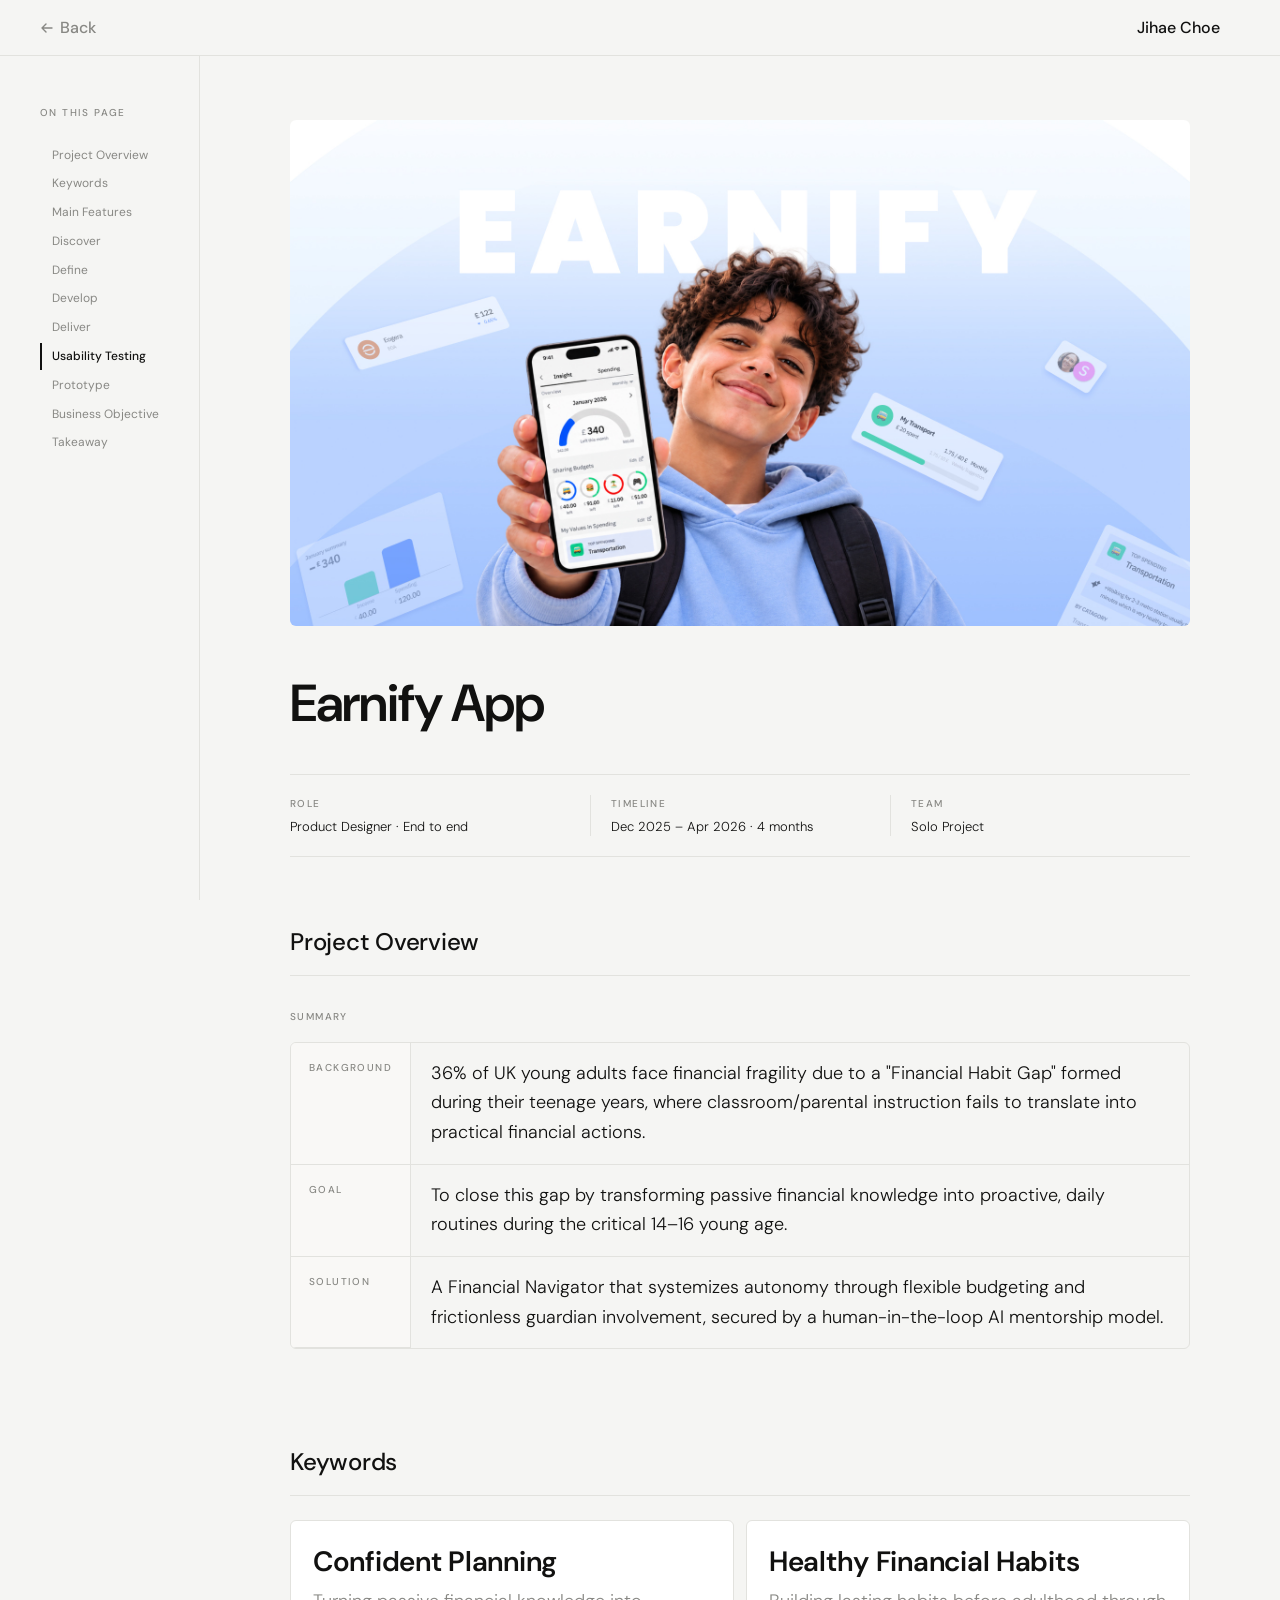
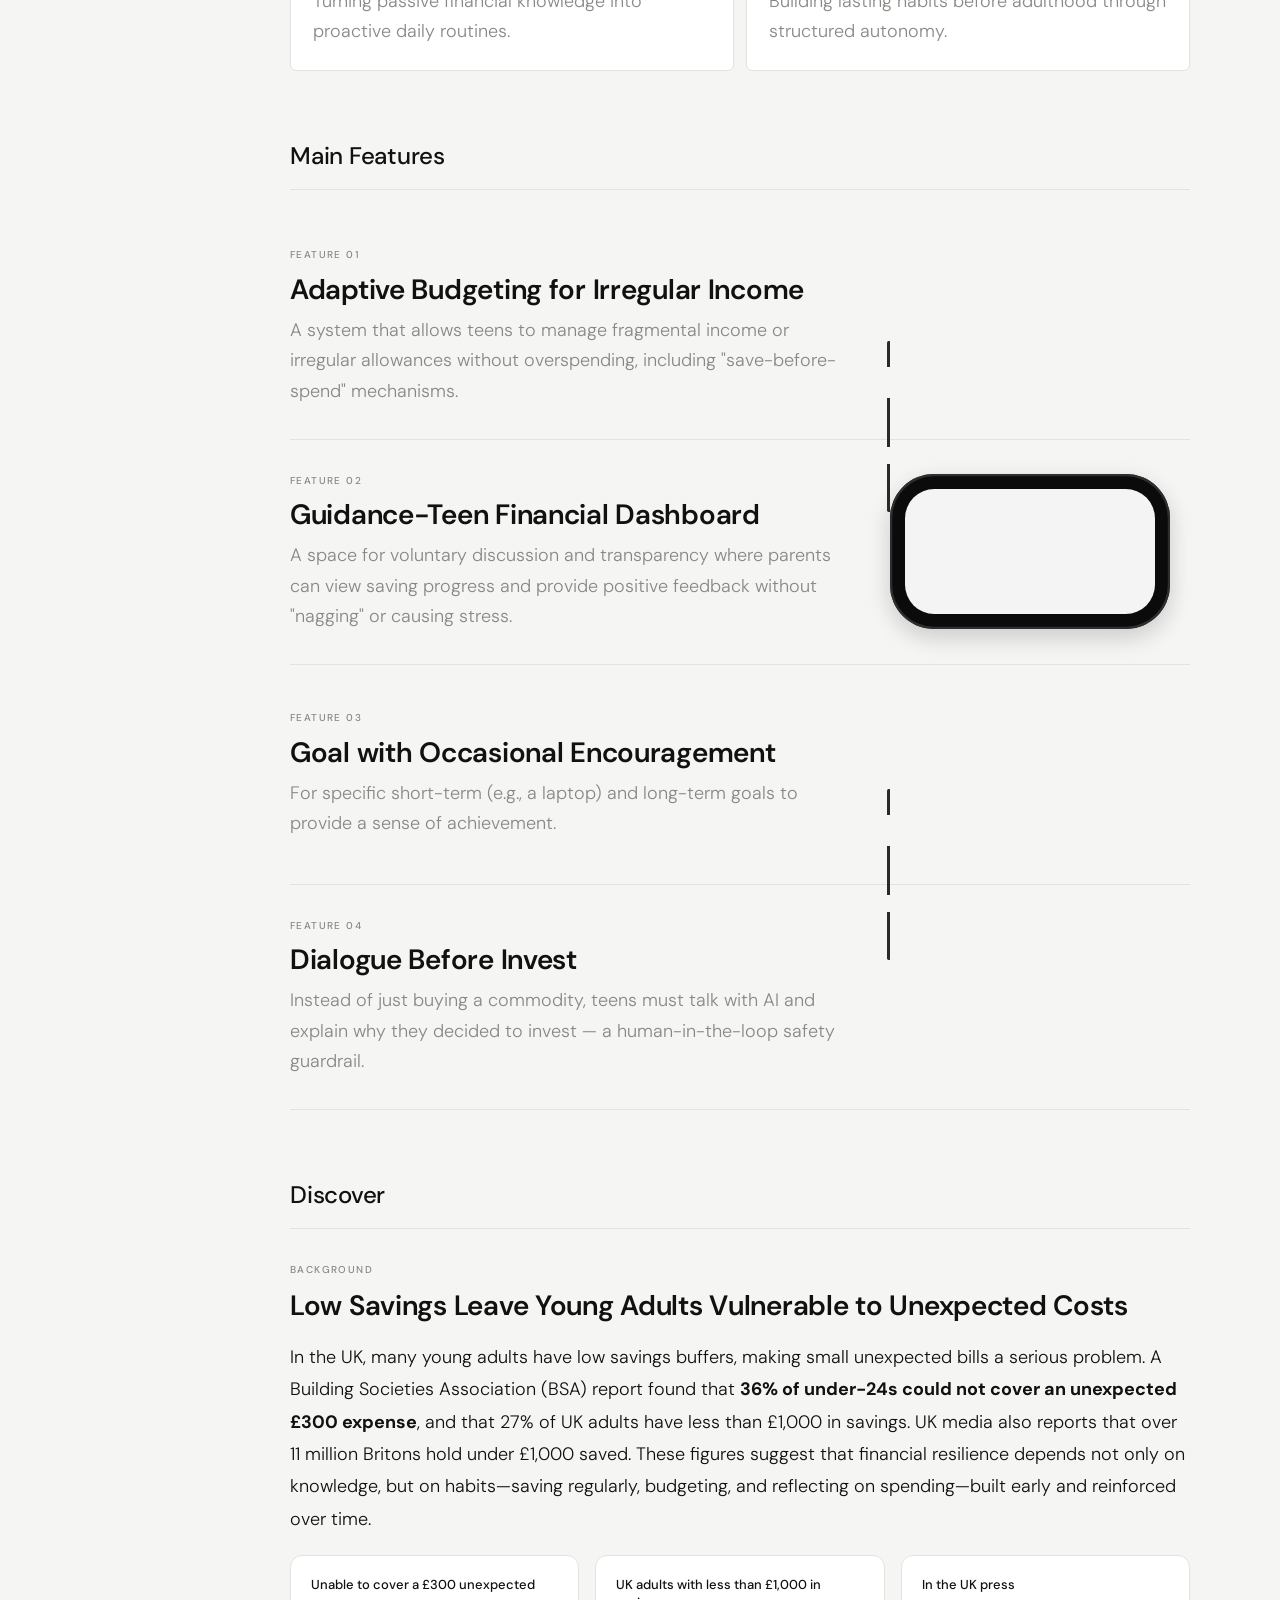
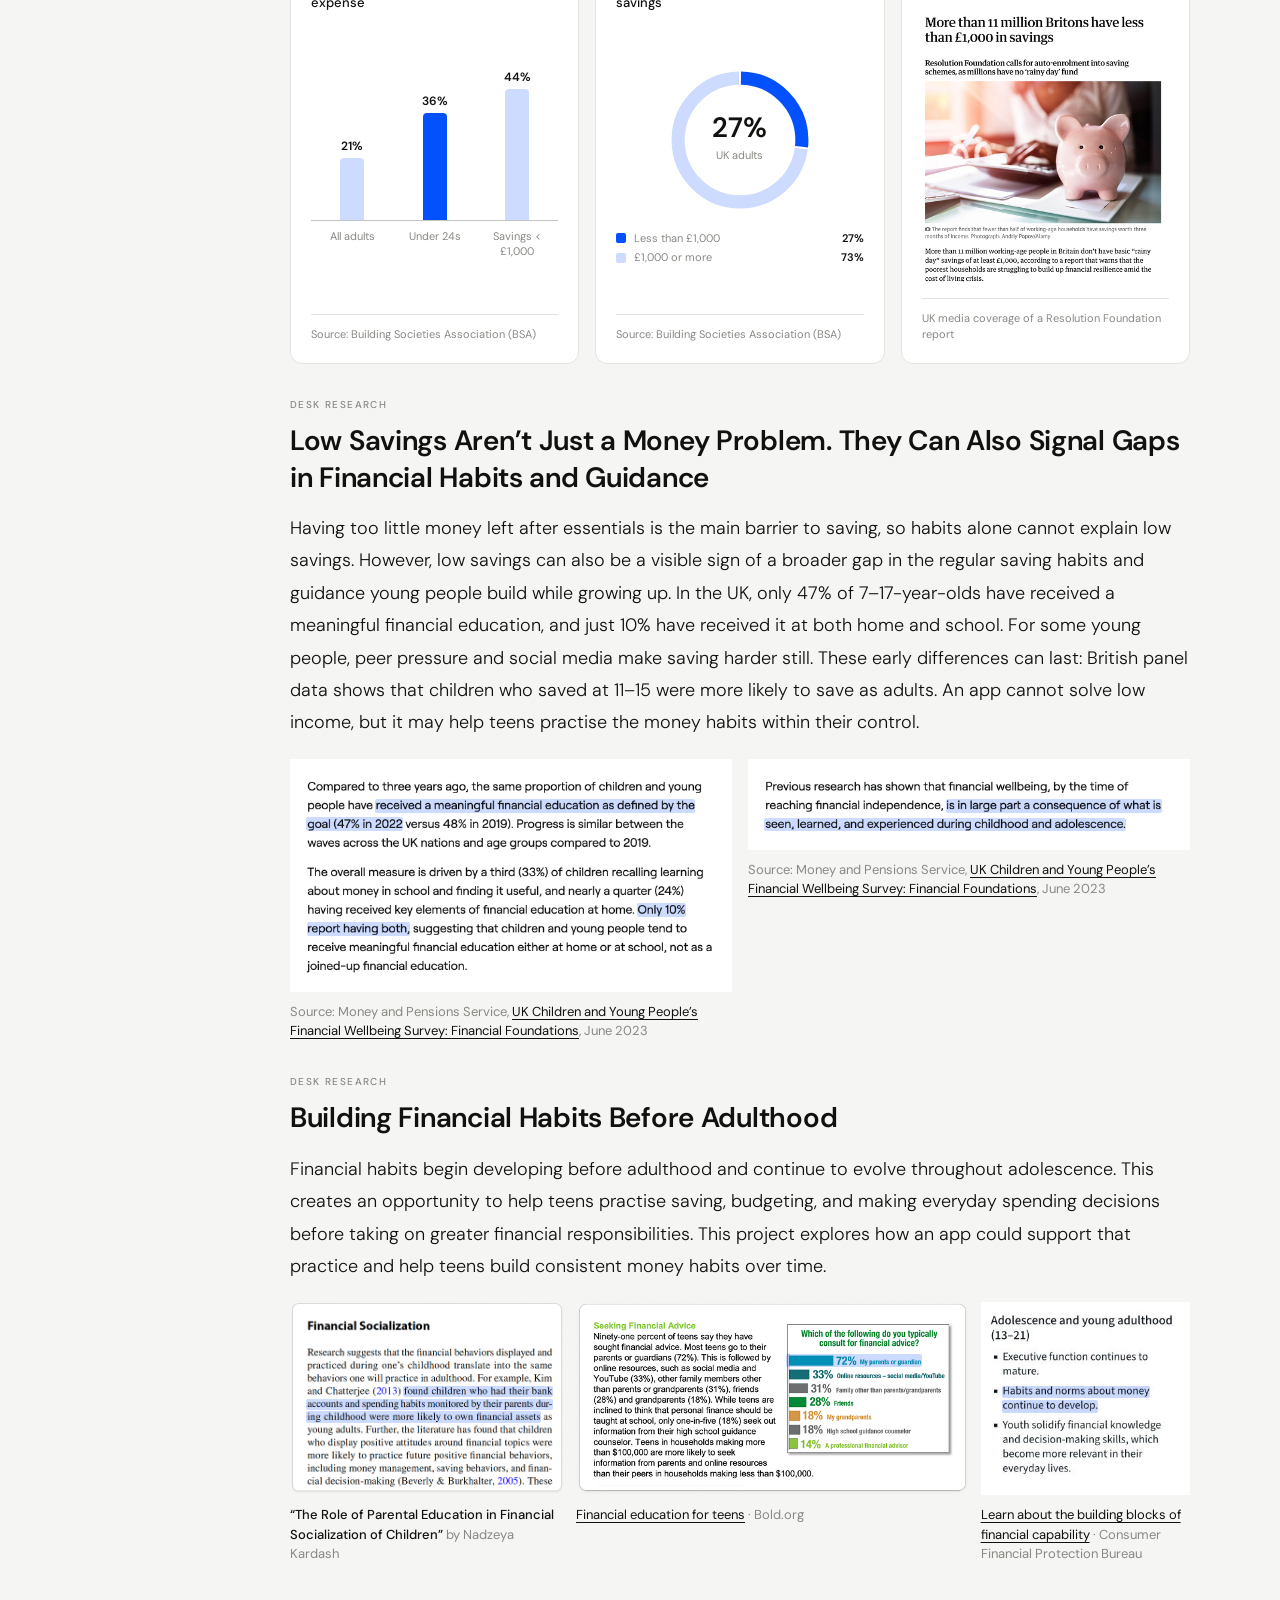
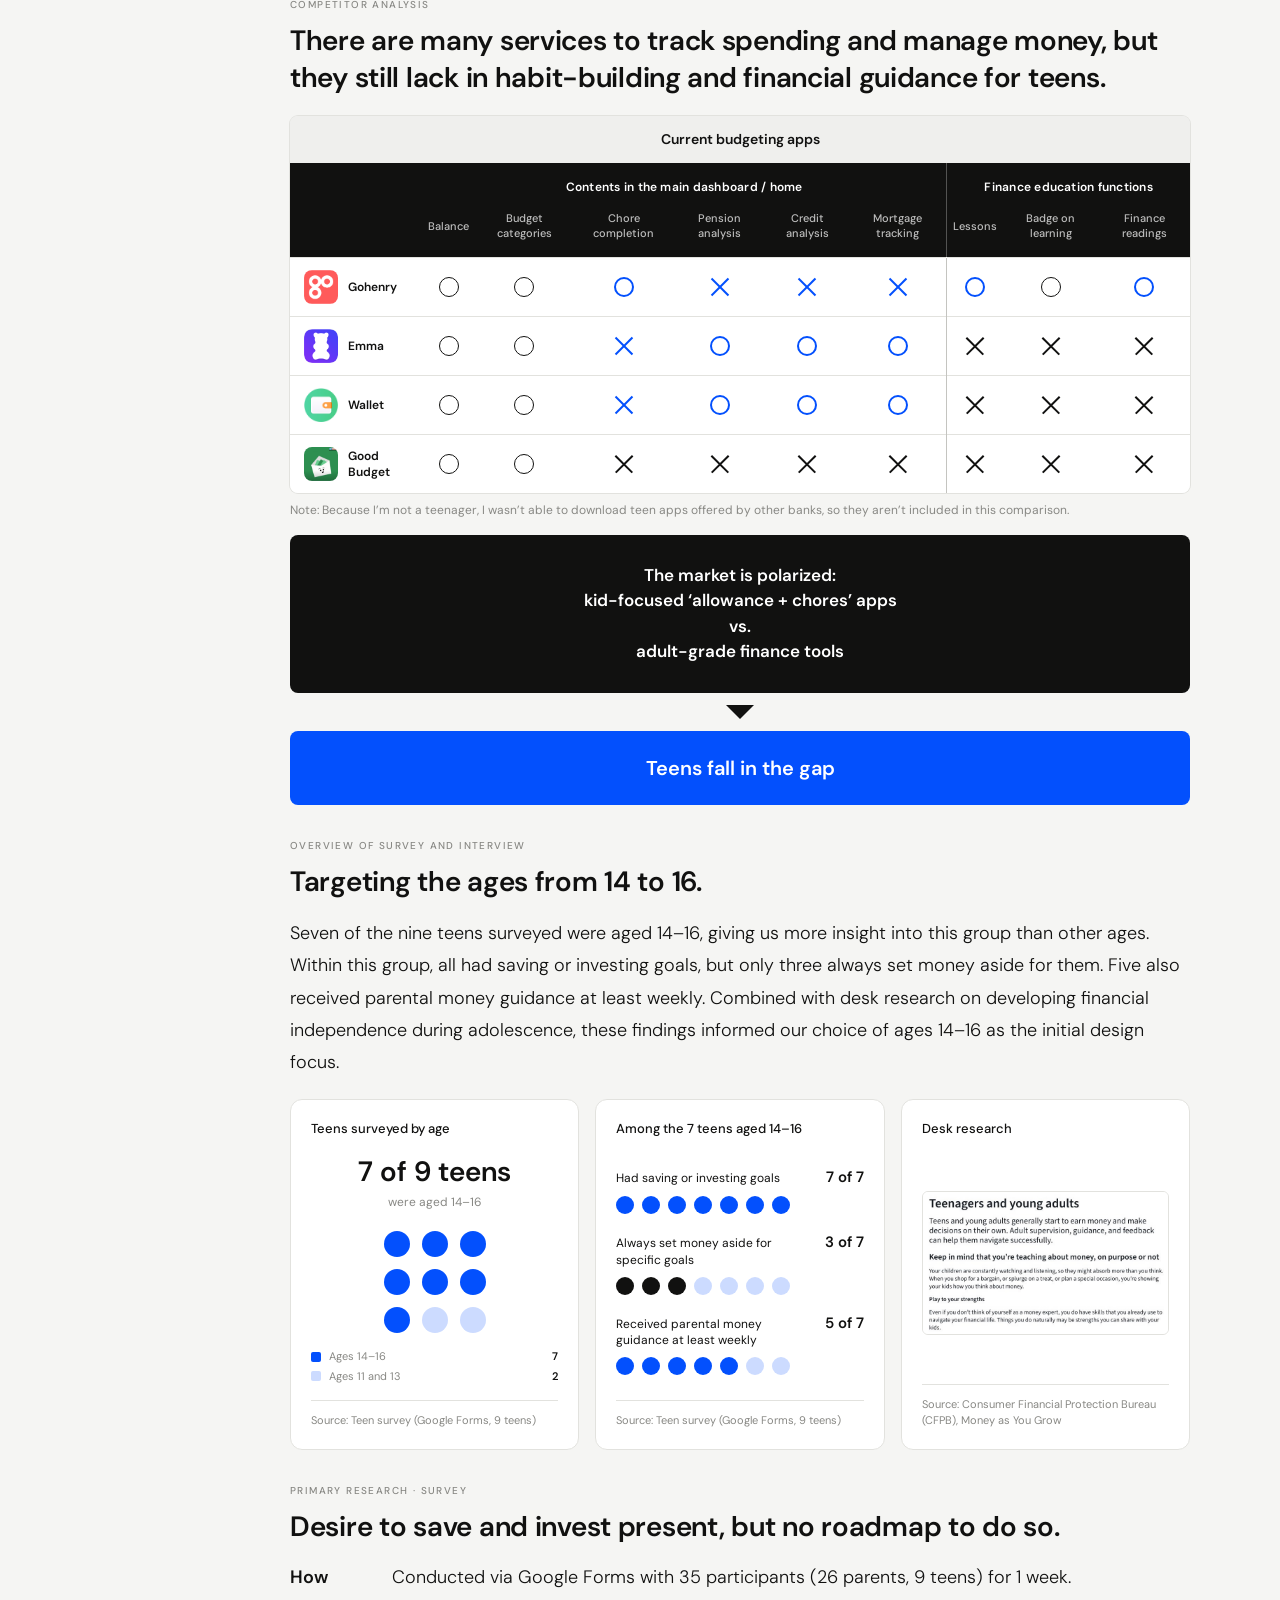
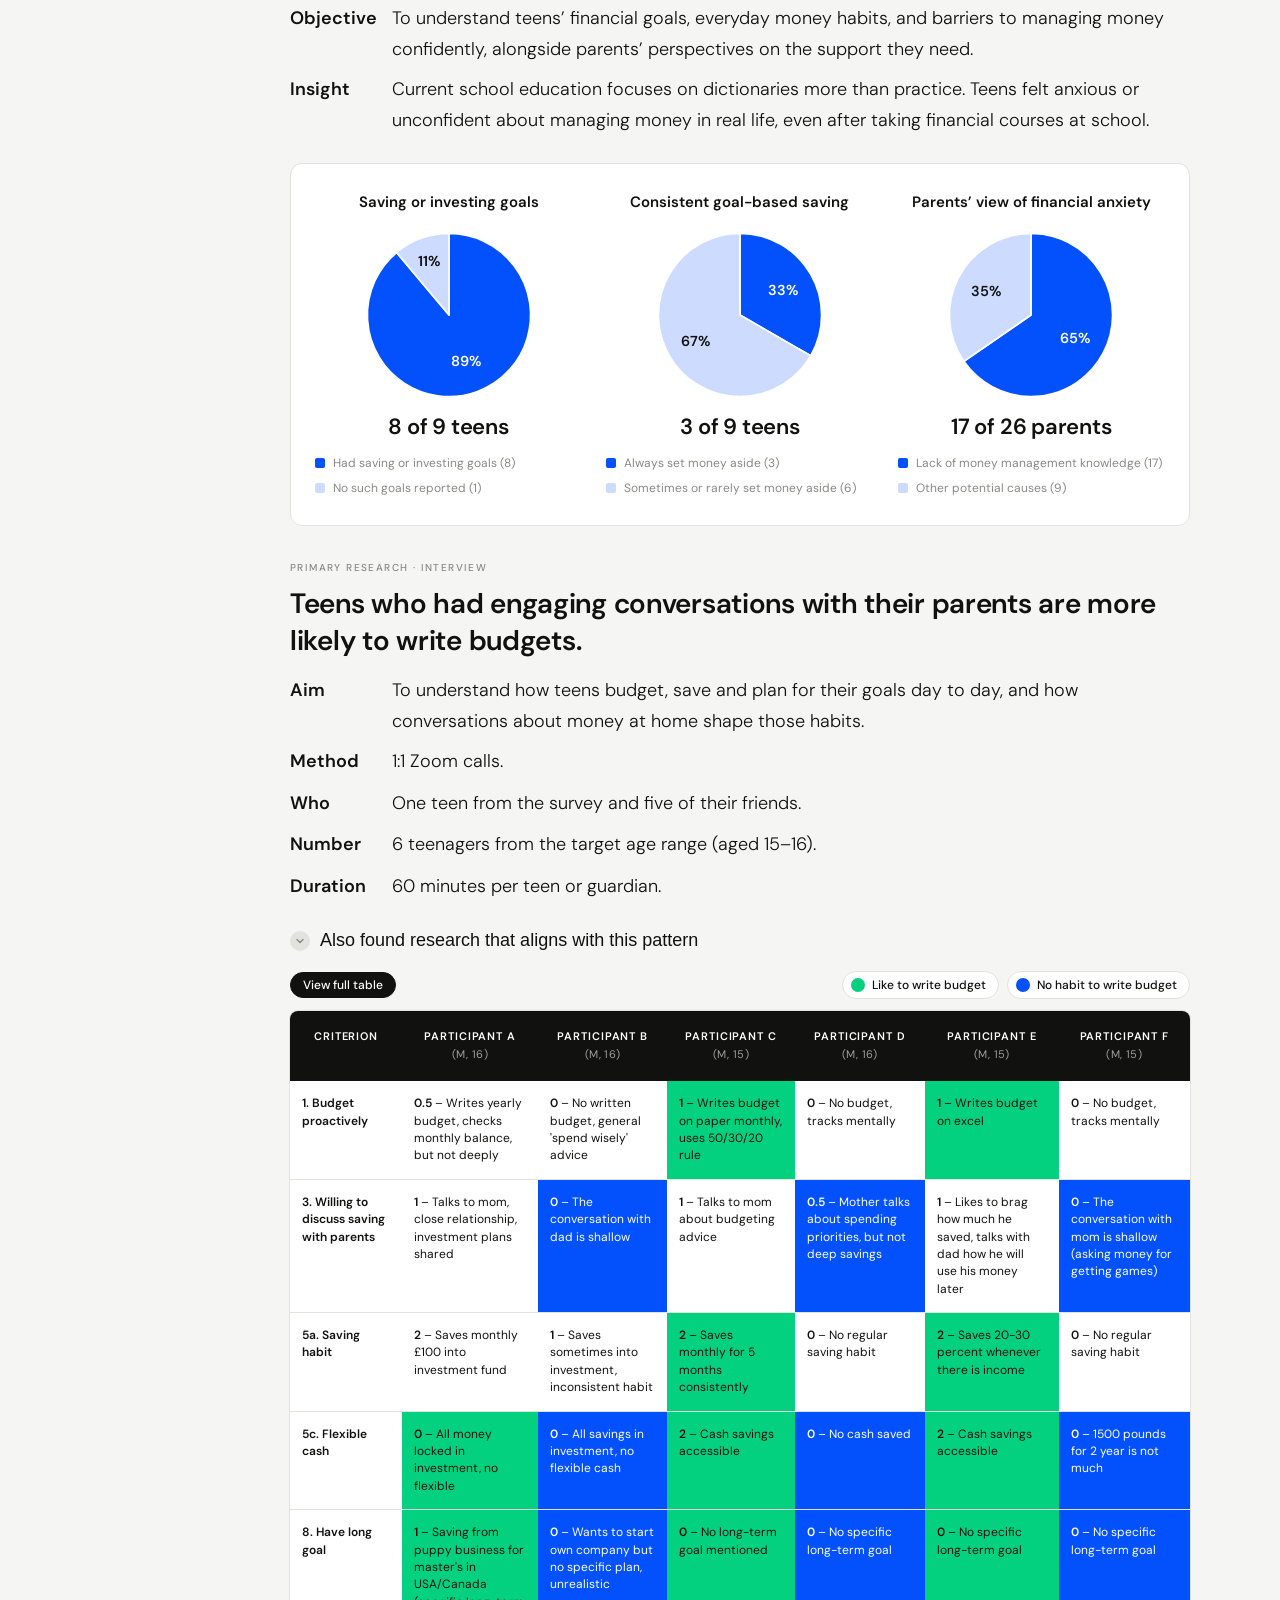
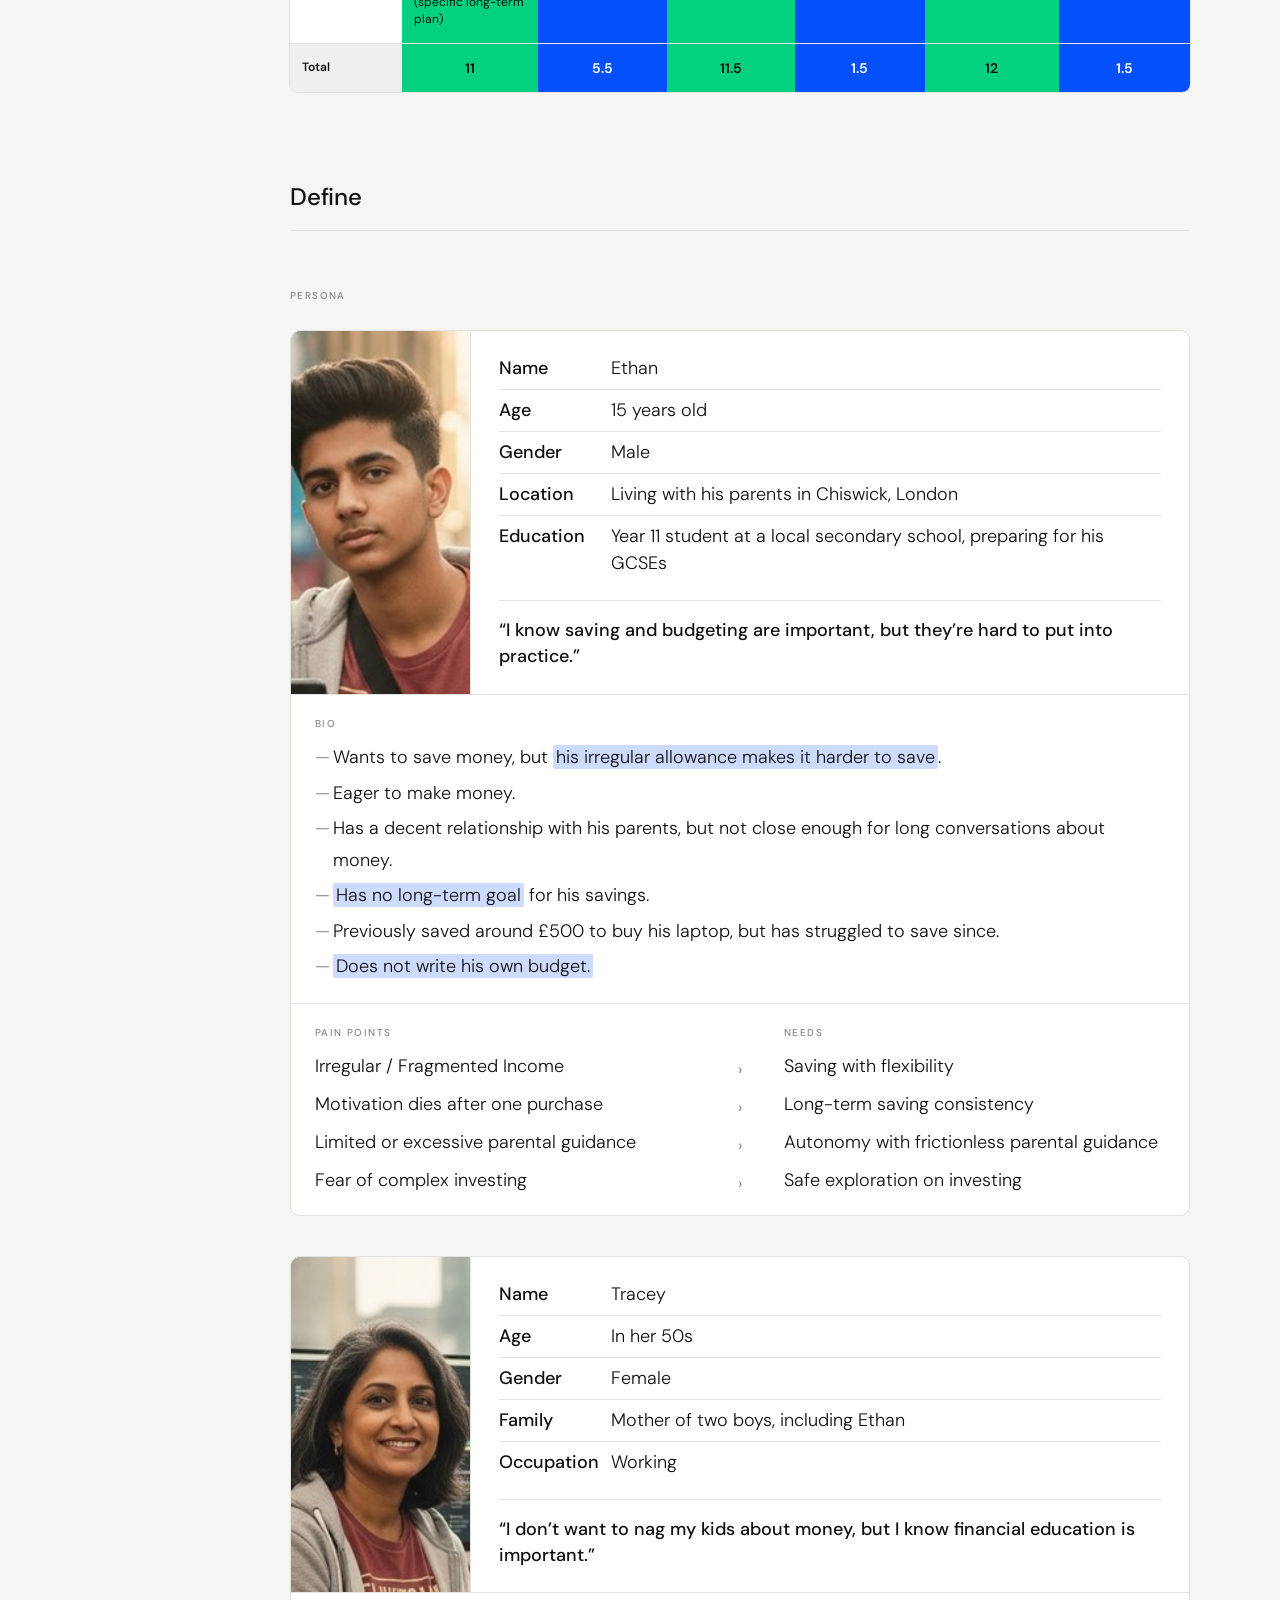
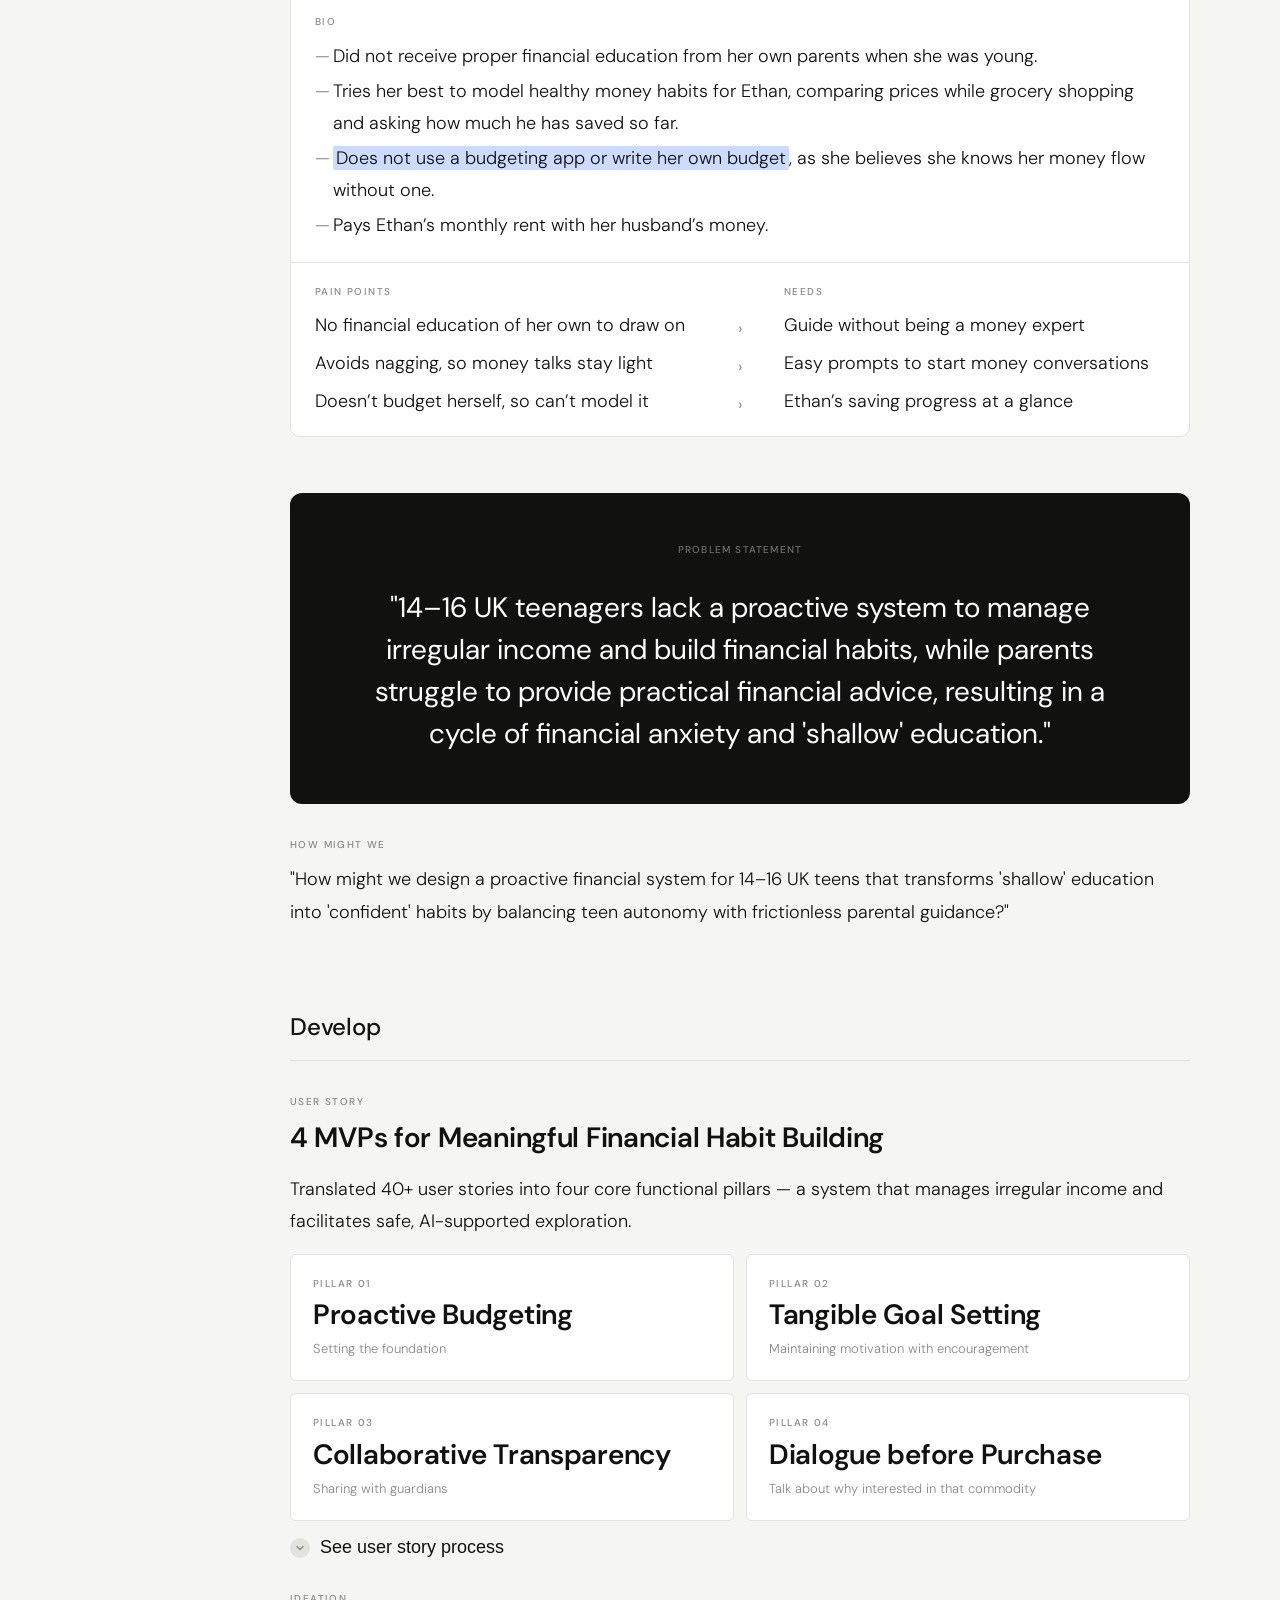
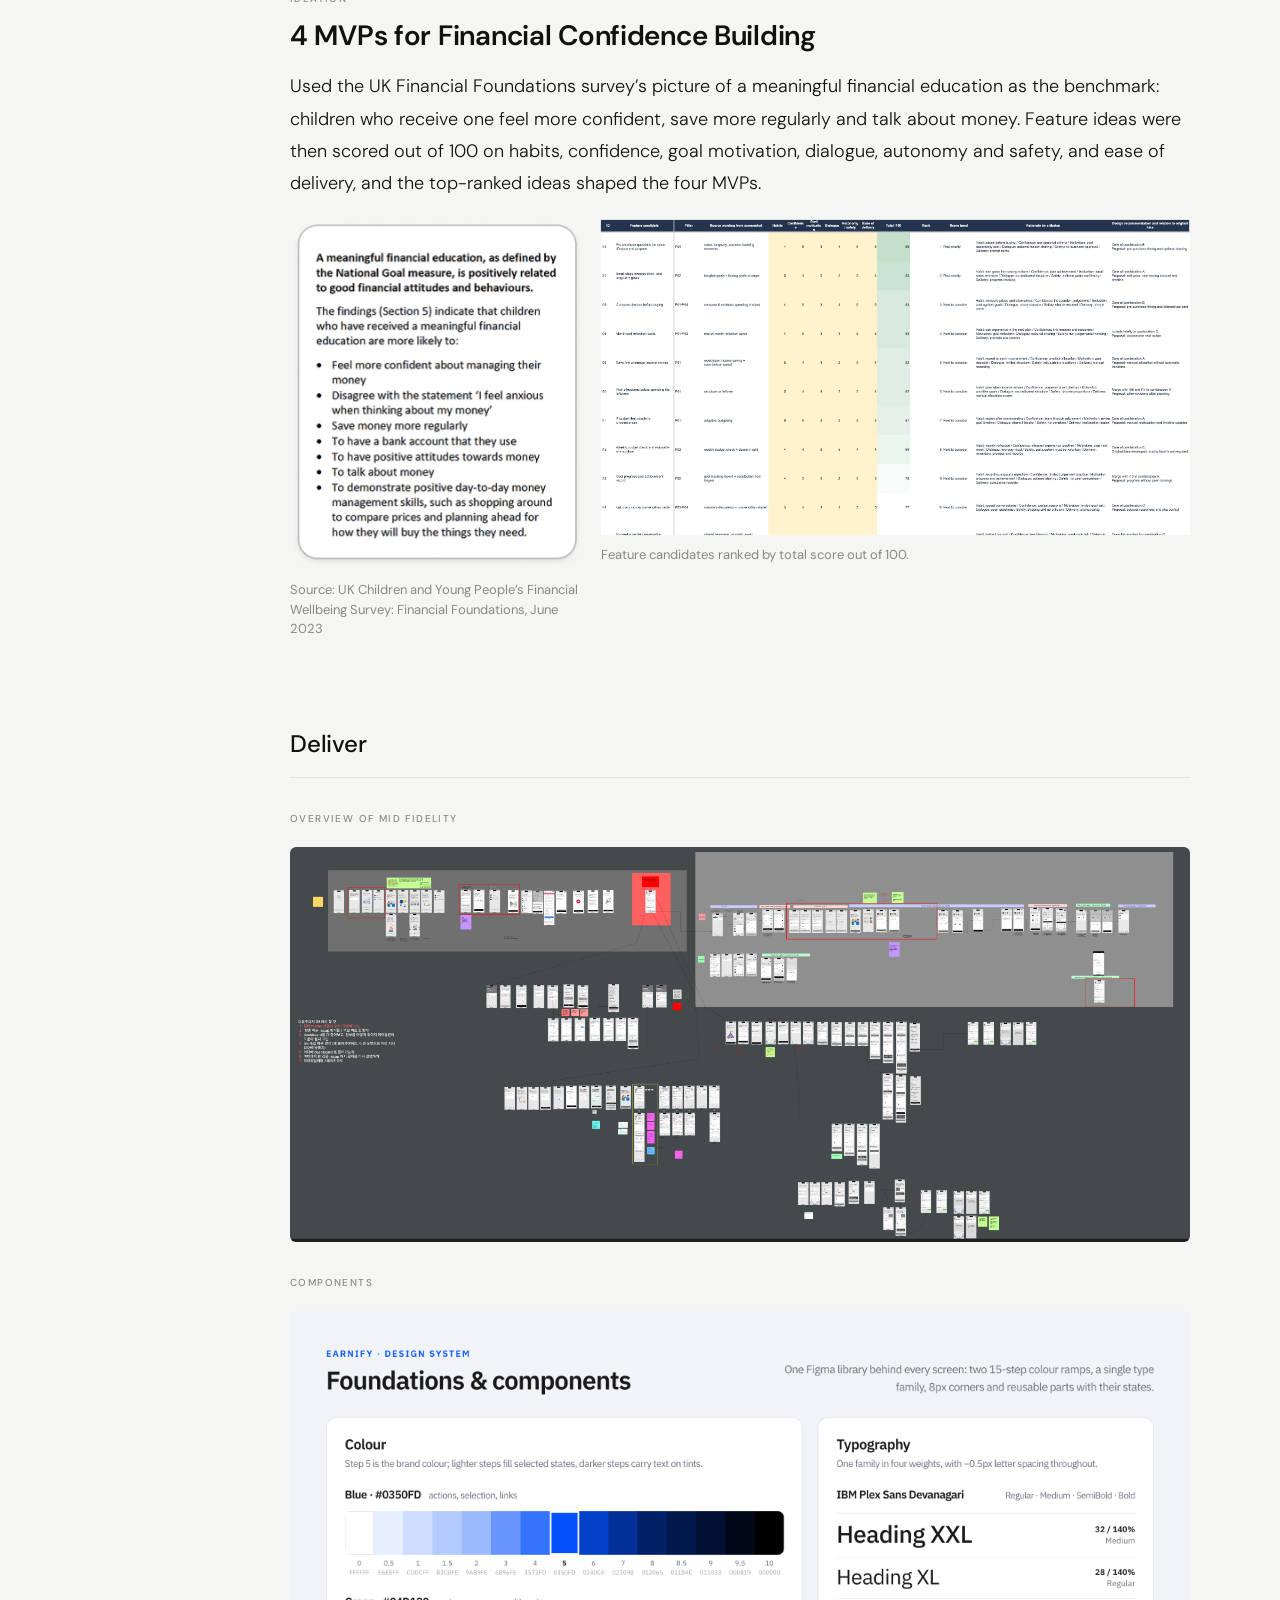
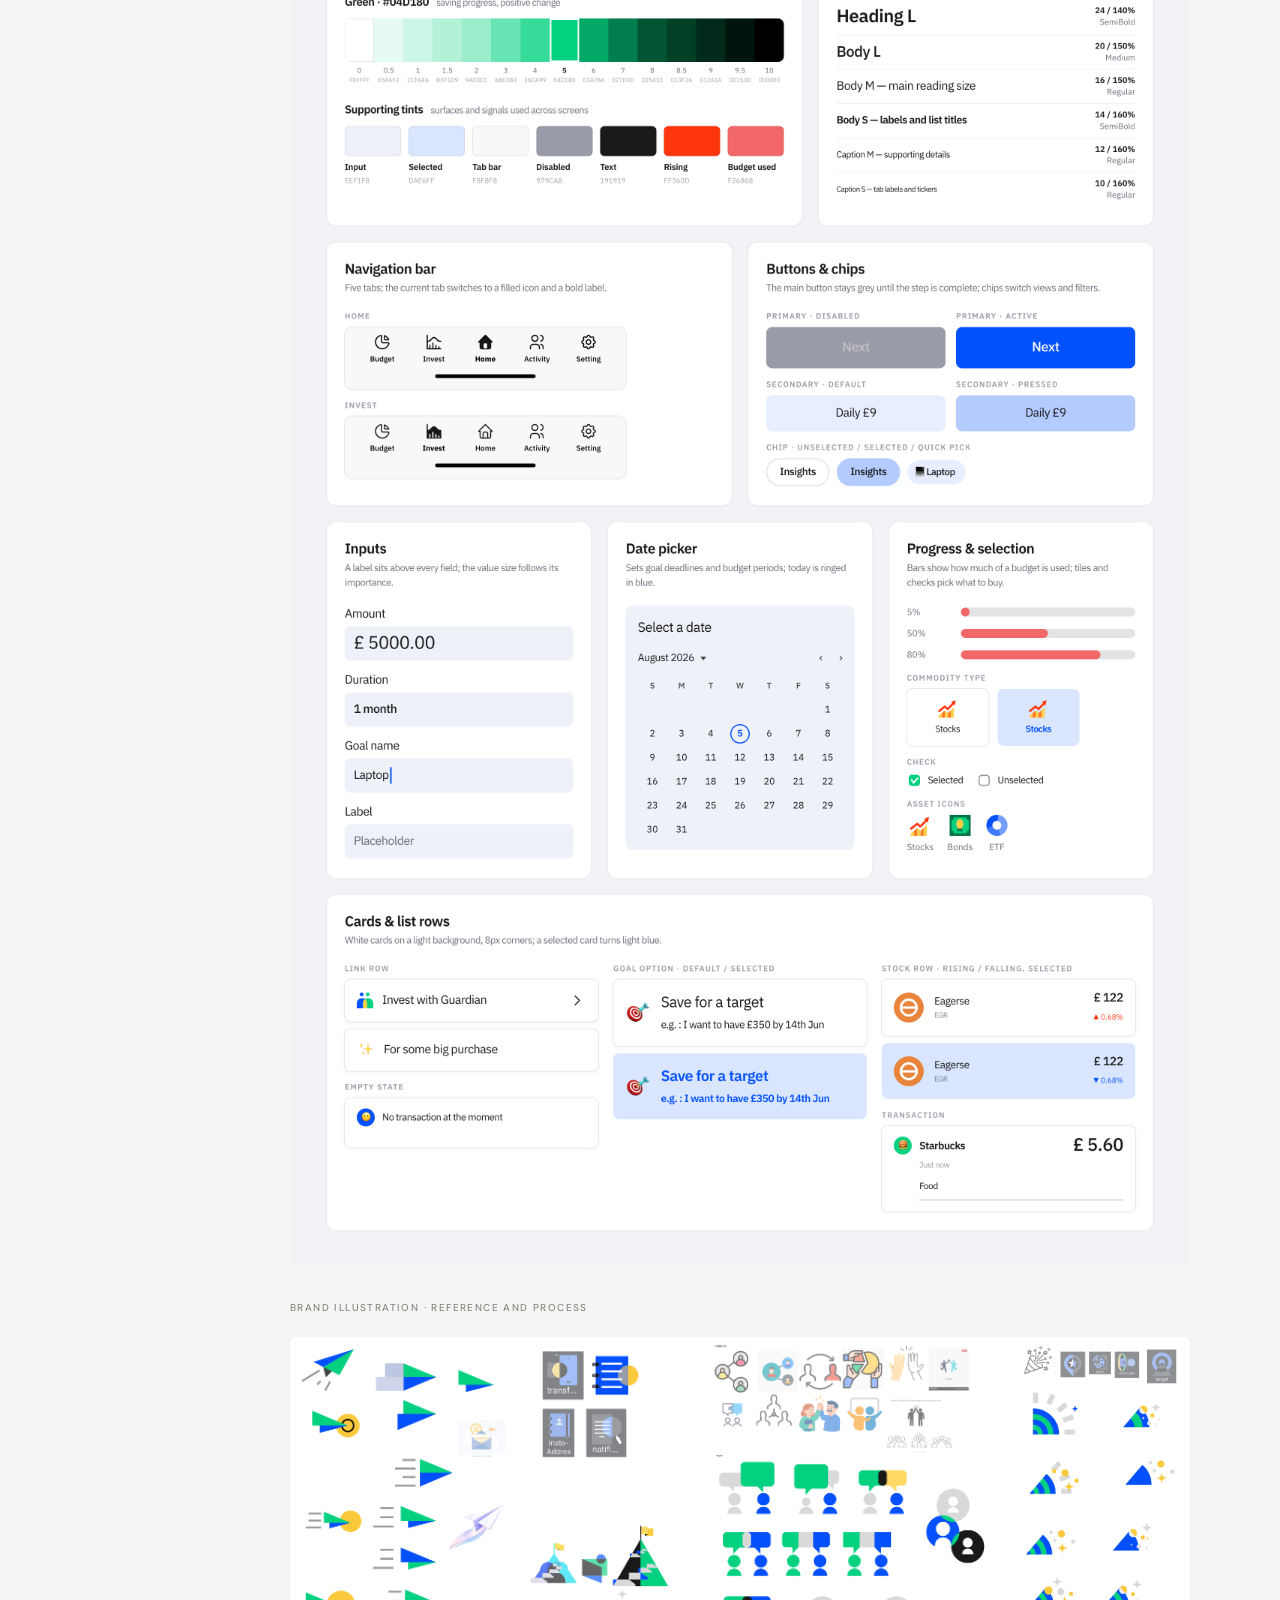
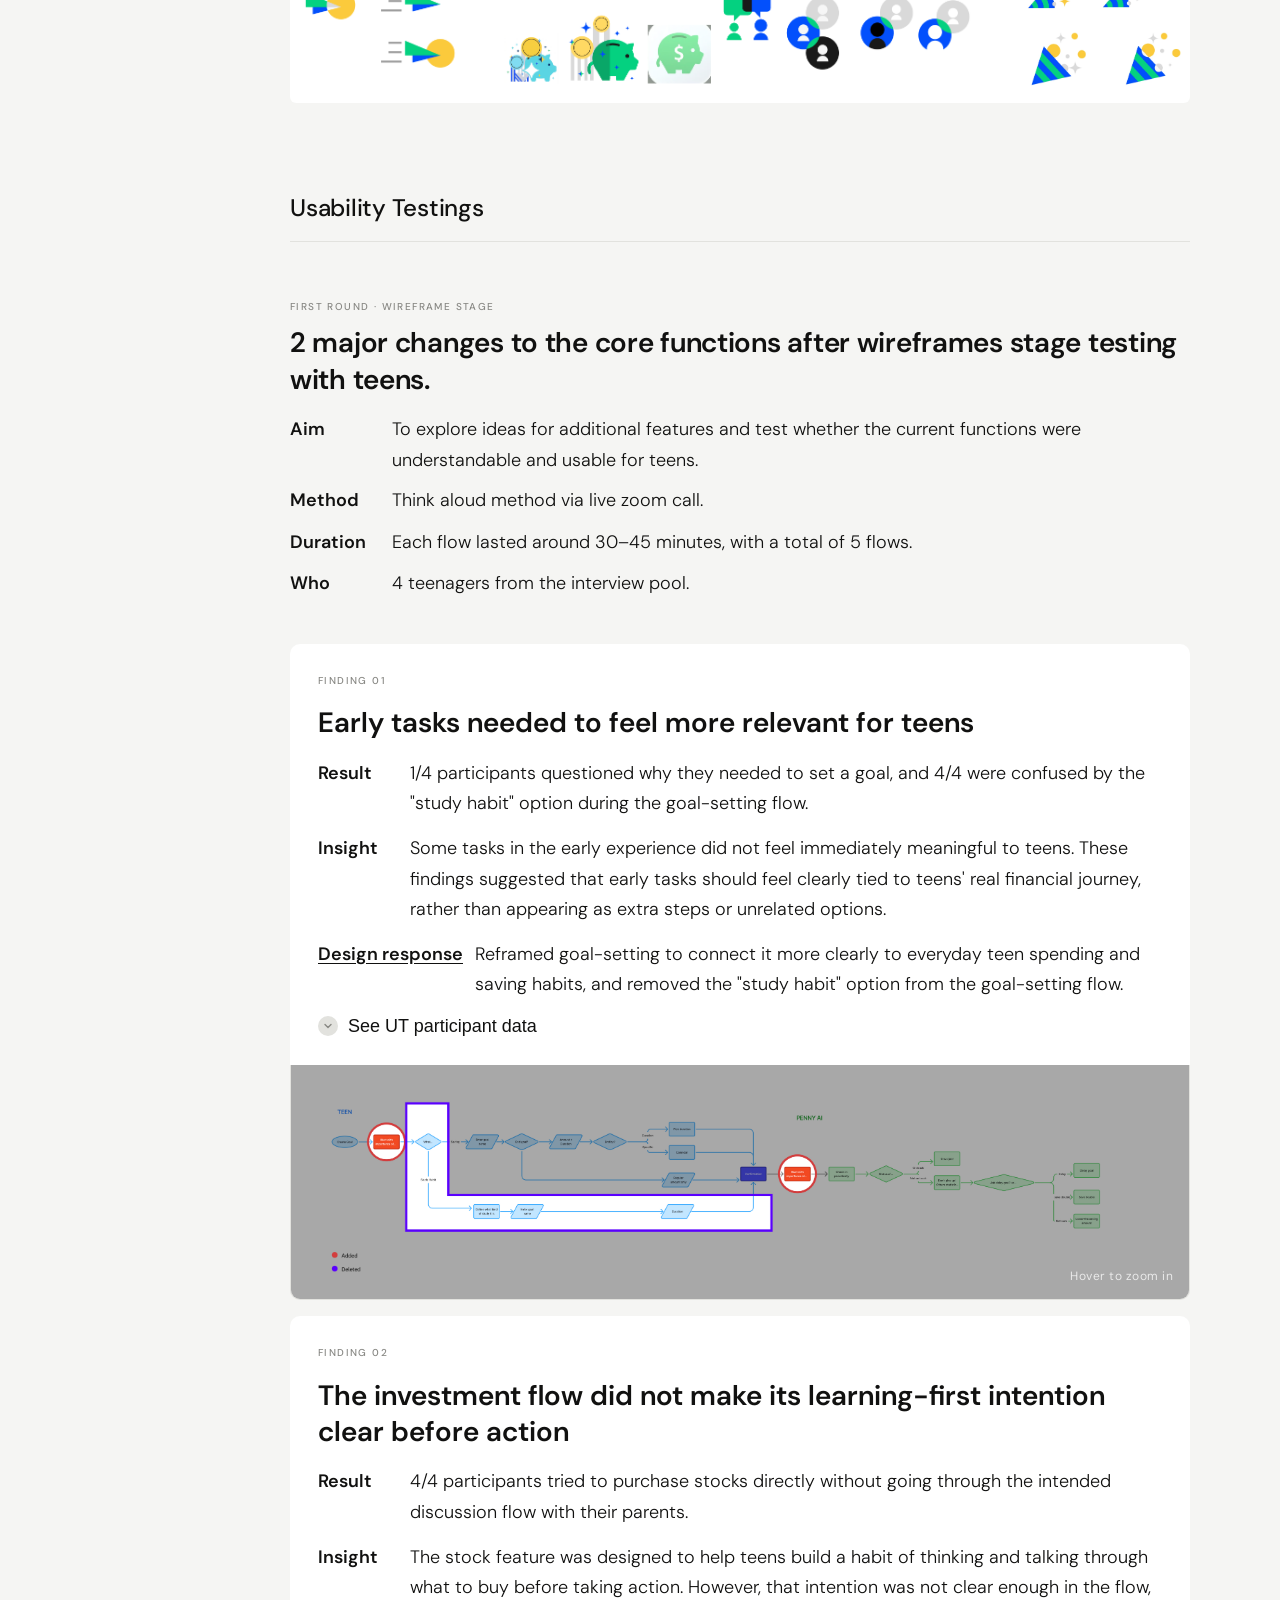
<file: case-studies/habitta.html>
<!DOCTYPE html>
<html lang="en">
<head>
<meta charset="UTF-8">
<meta name="viewport" content="width=device-width, initial-scale=1.0">
<title>Earnify App — Jihae Choe</title>
<link href="https://fonts.googleapis.com/css2?family=DM+Sans:wght@300;400;500;600&display=swap" rel="stylesheet">
<link rel="stylesheet" href="casestudy.css?v=3">
<style>
/* hero photo fills the 16:9 hero frame from casestudy.css */
img.hero-img { display:block; height:auto; object-fit:cover; }

/* center content column */
.content { display:flex; flex-direction:column; align-items:center; }
.content > * { width:100%; }

/* also center inner content of wide (1200px) sections */
#testing, #define {
  display:flex; flex-direction:column; align-items:center;
}
#testing > *, #define > * { width:100%; }

/* PROBLEM STATEMENT */
/* PERSONA — photo fills its cell; quote under the details; bio with the key lines marked like the supporting articles */
.persona-photo.has-img { position:relative; padding:0; }
.persona-photo.has-img img { position:absolute; inset:0; width:100%; height:100%; object-fit:cover; object-position:50% 25%; }
/* details as a two-column table so every value starts on the same line */
.persona-dl { display:grid; grid-template-columns:112px minmax(0,1fr); margin:0; }
.persona-dl dt, .persona-dl dd { margin:0; padding:7px 0; border-bottom:1px solid var(--border); font-size:var(--body); line-height:1.5; }
.persona-dl dt { font-weight:500; color:var(--ink); }
.persona-dl dd { font-weight:300; }
.persona-dl dt:first-of-type, .persona-dl dd:first-of-type { padding-top:0; }
.persona-dl dt:last-of-type, .persona-dl dd:last-of-type { border-bottom:none; }
.persona-quote { margin:8px 0 0; padding-top:16px; border-top:1px solid var(--border); font-size:18px; font-weight:500; line-height:1.45; color:var(--ink); }
.persona-bio { padding:20px 24px 4px; border-bottom:1px solid var(--border); }
.persona-bio .bl { margin:10px 0 16px; gap:4px; }
.persona-bio mark { background:#CCDBFF; color:inherit; padding:0 3px; border-radius:2px; -webkit-box-decoration-break:clone; box-decoration-break:clone; }
@media (max-width:768px) {
  .persona-photo.has-img { min-height:0; aspect-ratio:1; max-width:200px; width:100%; margin:20px 0 0 28px; border:none; border-radius:8px; overflow:hidden; }
}
.ps-wrap { margin:32px 0 0; }
/* method tables: the label column fits "Objective", so every value starts on the same line */
.ut-mk { min-width:88px; }
/* IDEATION — the benchmark for meaningful financial education (1/3) beside the feature scoring sheet (2/3) */
.idea-row { display:grid; grid-template-columns:minmax(0,1fr) minmax(0,2fr); gap:16px; align-items:start; margin:20px 0; }
@media (max-width:768px) {
  .idea-row { grid-template-columns:minmax(0,1fr); }
}
/* DELIVER — design boards shown whole at content width */
.deliver-img { display:block; width:100%; height:auto; margin:20px 0; border-radius:6px; }
/* two boards with no gap: each column is sized by its image's width ÷ height (1549×787, 981×2000), so both show at the same height */
.brand-row { display:grid; grid-template-columns:minmax(0,1.968fr) minmax(0,0.4905fr); margin:20px 0; border-radius:6px; overflow:hidden; }
.brand-row img { display:block; width:100%; height:auto; }
.ps-block { background:var(--ink); padding:48px; border-radius:12px; max-width:900px; width:100%; text-align:center; margin:0 auto; }
.ps-block .ps-lbl { font-size:var(--cat); font-weight:500; letter-spacing:0.12em; color:rgba(255,255,255,0.4); text-transform:uppercase; margin-bottom:28px; }
.ps-block .ps-q { font-size:clamp(20px,2.2vw,32px); font-weight:400; line-height:1.5; color:#FFFFFF; margin:0; text-align:center; max-width:none !important; }

/* MAGNIFIER */
.magnifier-wrap { position:relative; display:inline-block; max-width:900px; width:100%; }
.magnifier-wrap img { display:block; width:100%; }
.magnifier-lens {
  display:none; position:absolute; width:300px; height:300px;
  border-radius:50%; border:2px solid rgba(255,255,255,0.85);
  box-shadow:0 4px 20px rgba(0,0,0,0.35); pointer-events:none;
  background-repeat:no-repeat; z-index:10; overflow:hidden;
}
/* UT spreadsheet inside a finding's dropdown — hover zooms to the sheet's native size */
.ut-data { display:block; max-width:none; border:1px solid var(--border); border-radius:6px; overflow:hidden; }
.ut-data img { height:auto; }
.ut-zoom-hint { position:absolute; right:10px; bottom:10px; padding:4px 8px; border-radius:4px; background:rgba(0,0,0,0.65); color:#fff; font-size:12px; font-weight:400; letter-spacing:0.04em; pointer-events:none; }
@media (hover:none) { .ut-zoom-hint { display:none; } }

/* FEATURE VIDEO IN AN iPHONE 13 mini MOCKUP
   Body 64.2 x 131.5 mm with a 3.4 mm black border; screen 375 x 812 pt with 44 pt corners.
   Every size is in cqw (1% of the phone width), so the frame keeps its proportions at any width.
   No notch is drawn: the recording already shows the prototype's own camera pill at the top. */
.phone-mock { width:87.5%; margin:0 auto; container-type:inline-size; }
.iphone-13mini { position:relative; padding:5.25cqw; background:#0B0B0C; border-radius:15.75cqw;
  box-shadow:inset 0 0 0 0.8cqw #2E2E30, 0 3cqw 8cqw rgba(17,17,16,0.18); }
.iphone-13mini video { display:block; width:100%; height:auto; border-radius:10.5cqw; background:#F4F4F4; }
/* side buttons: mute switch and two volume buttons on the left, power on the right */
.iphone-13mini::before, .iphone-13mini::after { content:''; position:absolute; width:1cqw; }
.iphone-13mini::before { left:-1cqw; top:32.7cqw; height:61.3cqw; border-radius:0.6cqw 0 0 0.6cqw;
  background:linear-gradient(to bottom, #2A2A2C 0 9.2cqw, transparent 9.2cqw 20.4cqw, #2A2A2C 20.4cqw 37.8cqw, transparent 37.8cqw 43.9cqw, #2A2A2C 43.9cqw 61.3cqw); }
.iphone-13mini::after { right:-1cqw; top:59.2cqw; height:26.6cqw; border-radius:0 0.6cqw 0.6cqw 0; background:#2A2A2C; }
@media (max-width:768px) { .phone-mock { width:200px; } }

/* PROTOTYPE EMBED */
.proto-block { display:flex; flex-direction:column; align-items:center; margin-top:32px; scroll-margin-top:80px; }
.proto-block > * { width:100%; }
.proto-embed { max-width:900px; height:clamp(600px, calc(100vh - 96px), 860px); background:#444444; border-radius:12px; overflow:hidden; margin:20px 0 16px; }
.proto-embed iframe { display:block; width:100%; height:100%; border:0; }
@media (max-width:768px) {
  .proto-embed { max-width:375px; height:auto; aspect-ratio:375/812; }
}
/* INTERVIEW SCORING TABLE — rebuilt from the field-research sheet; names anonymised */
.iv-wrap { max-width:900px; margin:20px 0; }
.iv-bar { display:flex; align-items:center; justify-content:flex-end; flex-wrap:wrap; gap:8px; margin-bottom:12px; }
/* summary by default: rows marked iv-extra only show in the full table */
.iv-table tr.iv-extra { display:none; }
.iv-wrap.show-full .iv-table tr.iv-extra { display:table-row; }
.iv-full { margin-right:auto; padding:6px 12px; border:1px solid var(--ink); border-radius:100px; background:var(--ink); font:500 12px/1 'DM Sans',sans-serif; color:#FFFFFF; cursor:pointer; transition:background .2s, border-color .2s, color .2s; }
.iv-full:hover { background:#0350FD; border-color:#0350FD; color:#FFFFFF; }
.iv-toggle { display:inline-flex; align-items:center; gap:7px; padding:6px 12px 6px 8px; border:1px solid var(--border); border-radius:100px; background:var(--white); font:500 12px/1 'DM Sans',sans-serif; color:var(--ink); cursor:pointer; transition:color .2s, border-color .2s; }
.iv-toggle:hover { border-color:var(--ink); }
.iv-toggle .sw { width:14px; height:14px; border-radius:50%; transition:background-color .2s, box-shadow .2s; }
.iv-toggle[data-color="g"] .sw { background:#04D180; }
.iv-toggle[data-color="b"] .sw { background:#0350FD; }
.iv-toggle[aria-pressed="false"] { color:var(--muted); }
.iv-toggle[aria-pressed="false"] .sw { background:transparent; box-shadow:inset 0 0 0 1.5px #C4C4C0; }
/* width:0 + min-width:100% keeps the wide table from stretching the page; it scrolls inside instead */
.iv-scroll { overflow-x:auto; width:0; min-width:100%; border-radius:8px; box-shadow:0 0 0 1px var(--border); }
/* Table look after codepen.io/nathancockerill/pen/OQyXWb: black header bar, zebra rows, no rules */
.iv-table { width:100%; min-width:820px; border-collapse:collapse; background:var(--white); font-size:12px; line-height:1.45; color:var(--ink); }
.iv-table th, .iv-table td { text-align:left; vertical-align:top; padding:14px 12px; font-weight:400; }
.iv-table thead th { background:#111110; color:#FFFFFF; font-size:11px; font-weight:600; letter-spacing:0.08em; text-transform:uppercase; text-align:center; vertical-align:top; padding:18px 12px; white-space:nowrap; }
.iv-table thead th span { display:block; margin-top:2px; font-weight:400; letter-spacing:0.04em; color:rgba(255,255,255,0.6); }
.iv-table tbody tr { border-bottom:1px solid var(--border); }
.iv-table tbody tr.iv-total { border-bottom:none; background:#EFEFED; }
.iv-table tbody th { width:112px; font-weight:600; }
.iv-table td b { font-weight:600; }
.iv-total td { font-size:14px; font-weight:600; text-align:center; vertical-align:middle; }
.iv-total th { vertical-align:middle; }
/* highlighted cells are filled with the colour; each button switches its colour on or off */
.iv-table td.hl { transition:background-color .2s, color .2s; }
.iv-wrap.show-g td.hl-g { background:#04D180; }
.iv-wrap.show-b td.hl-b { background:#0350FD; color:#FFFFFF; }

/* Background: two HTML charts + one news clipping in a row */
.bg-stats-wrap { container-type:inline-size; margin:20px 0; }
.bg-stats { display:grid; grid-template-columns:repeat(3, minmax(0,1fr)); gap:16px; }
@container (max-width:640px) { .bg-stats { grid-template-columns:minmax(0,1fr); } }
.bg-card { display:flex; flex-direction:column; margin:0; padding:20px; background:var(--white); border:1px solid var(--border); border-radius:12px; }
.bg-card-title { font-size:13px; font-weight:500; line-height:1.4; color:var(--ink); }
.bg-card-src { margin:16px 0 0; padding-top:12px; border-top:1px solid var(--border); font-size:11px; font-weight:400; line-height:1.45; color:var(--muted); }
.bg-card-body { flex:1; display:flex; flex-direction:column; justify-content:center; margin-top:20px; }
/* bar chart: one series, the under-24s bar is the point so it alone wears the accent */
.bar-plot { display:flex; align-items:flex-end; height:150px; border-bottom:1px solid #C4C4C0; }
.bar-col { position:relative; flex:1; display:flex; flex-direction:column; align-items:center; justify-content:flex-end; height:100%; outline:none; }
.bar-val { font-size:12px; font-weight:600; line-height:1; color:var(--ink); margin-bottom:6px; }
.bar { width:24px; height:calc(var(--v) * 2%); background:#CCDBFF; border-radius:4px 4px 0 0; transition:opacity .15s; }
.bar-col.is-key .bar { background:#0350FD; }
.bar-col:hover .bar, .bar-col:focus-visible .bar { opacity:.75; }
.bar-col::after { content:attr(data-tip); position:absolute; bottom:calc(var(--v) * 2% + 26px); left:50%; transform:translateX(-50%); width:max-content; max-width:140px; padding:6px 8px; border-radius:6px; background:var(--ink); color:#FFFFFF; font-size:11px; line-height:1.35; text-align:center; opacity:0; pointer-events:none; transition:opacity .15s; z-index:2; }
.bar-col:hover::after, .bar-col:focus-visible::after { opacity:1; }
.bar-labels { display:flex; margin-top:8px; }
.bar-labels span { flex:1; padding:0 2px; text-align:center; font-size:11px; line-height:1.35; color:var(--muted); }
/* donut: 27% vs the rest, 2px surface gap between the two arcs */
.donut { position:relative; width:150px; margin:0 auto; }
.donut svg { display:block; width:100%; height:auto; transform:rotate(-90deg); }
.donut circle { fill:none; stroke-width:14; }
.donut-center { position:absolute; inset:0; display:flex; flex-direction:column; align-items:center; justify-content:center; }
.donut-center b { font-size:28px; font-weight:600; line-height:1; color:var(--ink); }
.donut-center span { margin-top:4px; font-size:11px; color:var(--muted); }
.donut-legend { list-style:none; margin:16px 0 0; padding:0; display:flex; flex-direction:column; gap:4px; }
.donut-legend li { display:flex; align-items:center; gap:8px; font-size:11px; line-height:1.4; color:var(--muted); }
.donut-legend li b { margin-left:auto; font-weight:600; color:var(--ink); }
.donut-legend .sw { flex:none; width:10px; height:10px; border-radius:2px; }
.bg-news { display:block; width:100%; max-width:360px; height:auto; margin:0 auto; }
/* OVERVIEW DOT CHARTS — one dot per teen: filled = yes, light = no; the "always set money aside" row is the gap, so its dots are inked */
.dot-head { text-align:center; }
.dot-head b { display:block; font-size:28px; font-weight:600; line-height:1; color:var(--ink); }
.dot-head span { display:block; margin-top:6px; font-size:12px; color:var(--muted); }
.dot-grid { display:grid; grid-template-columns:repeat(3, 26px); gap:12px; justify-content:center; margin-top:18px; }
.dot-grid i, .dot-line i { display:block; aspect-ratio:1; border-radius:50%; background:#CCDBFF; }
.dot-grid i.on, .dot-line i.on { background:#0350FD; }
.dot-rows { list-style:none; margin:0; padding:0; display:flex; flex-direction:column; gap:18px; }
.dot-row-head { display:flex; align-items:baseline; justify-content:space-between; gap:12px; font-size:12px; line-height:1.4; color:var(--ink); }
.dot-row-head b { flex:none; font-size:15px; font-weight:600; }
.dot-line { display:grid; grid-template-columns:repeat(7, 18px); gap:8px; margin-top:8px; }
.dot-rows li.is-key .dot-line i.on { background:var(--ink); }
.ov-shot { display:block; width:100%; height:auto; border:1px solid var(--border); border-radius:6px; }

/* User story board: colour-coded epics with sticky notes, pin colour = who the story is for */
.us-board-wrap { container-type:inline-size; }
.us-board { padding:24px; background:var(--white); border:1px solid var(--border); border-radius:12px; }
.us-legend { display:flex; justify-content:flex-end; gap:16px; margin-bottom:16px; font-size:11px; color:var(--muted); }
.us-legend span { display:inline-flex; align-items:center; gap:6px; }
.us-legend i { font-style:normal; font-size:14px; line-height:1; }
.us-grid { display:grid; grid-template-columns:repeat(4, minmax(0,1fr)); gap:32px 12px; align-items:start; }
.us-group { grid-column:span var(--n); }
.us-head { background:var(--c); padding:9px 12px; border-radius:4px; font-size:12px; font-weight:500; line-height:1.3; text-align:center; color:var(--ink); }
/* group head: the pillar it became, then the original user story group */
.us-head b { display:block; font-weight:600; }
.us-head span { display:block; margin-top:2px; font-size:11px; font-weight:400; color:rgba(17,17,16,0.68); }
.us-note { margin:0 0 12px; font-size:13px; line-height:1.5; color:var(--muted); }
.us-note b { font-weight:500; color:var(--ink); }
.us-cards { list-style:none; margin:22px 0 0; padding:0; display:grid; grid-template-columns:repeat(var(--n), minmax(0,1fr)); gap:26px 12px; }
/* each sticky note is a lighter tint of its pillar colour (--c on the group) */
.us-card { position:relative; padding:22px 14px 16px; background:#DCDCDA; background:color-mix(in srgb, var(--c) 50%, #fff); border-radius:2px; font-size:12px; line-height:1.5; color:var(--ink); }
/* who the story belongs to: an emoji pinned to the top of each note, and the same emoji in the legend */
.us-card::before { position:absolute; top:0; left:50%; transform:translate(-50%,-50%); font-size:20px; line-height:1; }
.us-card.teen::before, .us-legend .teen::before { content:'👧'; }
.us-card.parent::before, .us-legend .parent::before { content:'👱'; }
.us-card b { display:block; margin-bottom:4px; font-weight:600; }
.us-card span { display:block; margin-top:4px; }
@container (max-width:640px) {
  .us-board { padding:20px 16px; }
  .us-grid { grid-template-columns:minmax(0,1fr); }
  .us-group { grid-column:auto; }
  .us-cards { grid-template-columns:repeat(2, minmax(0,1fr)); }
}
@container (max-width:380px) { .us-cards { grid-template-columns:minmax(0,1fr); } }

/* Supporting articles: screenshots with the key lines marked like a highlighter pen */
/* one row: each column is sized by its screenshot's width ÷ height (585×412, 655×322, 319×294), so all three show at the same height */
.article-imgs { grid-template-columns:minmax(0,1.42fr) minmax(0,2.034fr) minmax(0,1.085fr); align-items:start; margin:20px 0; }
.article-card { margin:0; }
/* a small phone screenshot with large type: once the cards stack, keep it at its own 319px width rather than stretching it */
.article-card.is-narrow { max-width:319px; }
/* interview research dropdown: two evidence cards in one row; both screenshots are about 2:1, so they show at the same height */
.research-list { display:grid; grid-template-columns:repeat(2, minmax(0,1fr)); gap:16px; align-items:start; margin:20px 0; }
#research-drop .research-list { margin:0; }
@media (max-width:768px) {
  .research-list { grid-template-columns:minmax(0,1fr); gap:28px; }
}
@media (max-width:768px) {
  .article-imgs { grid-template-columns:minmax(0,1fr); }
}
.article-shot { position:relative; isolation:isolate; }
.article-shot img { display:block; width:100%; height:auto; }
.article-shot .hl { position:absolute; background:#CCDBFF; border-radius:2px; mix-blend-mode:multiply; pointer-events:none; }
.article-card figcaption { margin-top:10px; font-size:13px; line-height:1.5; color:var(--muted); }
.article-card figcaption b { font-weight:500; color:var(--ink); }
.article-card figcaption a { color:var(--ink); text-decoration:underline; text-underline-offset:3px; }

/* Survey results: three pies, the answer each one is about in the app blue, the rest in light blue */
.svy-wrap { container-type:inline-size; margin:20px 0; }
.svy { display:grid; grid-template-columns:repeat(3, minmax(0,1fr)); gap:32px 24px; padding:28px 24px; background:var(--white); border:1px solid var(--border); border-radius:12px; }
@container (max-width:640px) { .svy { grid-template-columns:minmax(0,1fr); } }
.svy-col { margin:0; display:flex; flex-direction:column; align-items:center; text-align:center; }
.svy-title { font-size:15px; font-weight:600; line-height:1.35; color:var(--ink); }
.svy-pie { display:block; width:100%; max-width:170px; height:auto; margin:18px 0 14px; }
.svy-pie path { stroke:#FFFFFF; stroke-width:2; stroke-linejoin:round; transition:opacity .15s; }
.svy-pie path:hover { opacity:.85; }
.svy-pie text { font:600 17px 'DM Sans',sans-serif; text-anchor:middle; dominant-baseline:central; fill:var(--ink); pointer-events:none; }
.svy-pie text.on-dark { fill:#FFFFFF; }
.svy-count { font-size:22px; font-weight:600; letter-spacing:-0.01em; line-height:1.2; color:var(--ink); }
.svy-legend { list-style:none; margin:14px 0 0; padding:0; display:flex; flex-direction:column; gap:8px; align-self:stretch; text-align:left; }
.svy-legend li { display:flex; align-items:flex-start; gap:8px; font-size:12px; line-height:1.45; color:var(--muted); }
.svy-legend i { flex:none; width:10px; height:10px; margin-top:3px; border-radius:2px; }

/* Competitor table: what each budgeting app puts on its home screen and whether it teaches finance.
   Marks in the app blue are the ones that split the market into kids' apps vs adult tools. */
.ca-wrap { max-width:900px; margin:20px 0; }
.ca-scroll { overflow-x:auto; width:0; min-width:100%; border-radius:8px; box-shadow:0 0 0 1px var(--border); }
.ca-table { width:100%; min-width:760px; border-collapse:collapse; background:var(--white); font-size:12px; line-height:1.35; color:var(--ink); }
.ca-table caption { padding:14px 16px; background:#EFEFED; font-size:14px; font-weight:600; text-align:center; }
.ca-table thead th { background:#111110; color:#FFFFFF; font-weight:600; text-align:center; vertical-align:middle; padding:12px 6px; }
.ca-table .ca-group th { font-size:12px; letter-spacing:0.02em; padding-top:16px; }
.ca-table .ca-cols th { font-size:11px; font-weight:500; color:rgba(255,255,255,0.72); padding:4px 6px 16px; }
.ca-table thead .ca-split { border-left:1px solid rgba(255,255,255,0.28); }
.ca-table tbody tr { border-top:1px solid var(--border); }
.ca-table tbody th { width:132px; padding:12px 14px; text-align:left; font-weight:600; }
.ca-table tbody td { padding:12px 6px; text-align:center; vertical-align:middle; }
.ca-table tbody .ca-split { border-left:1px solid #C4C4C0; }
.ca-app { display:flex; align-items:center; gap:10px; }
.ca-app img { flex:none; width:34px; height:34px; border-radius:8px; object-fit:cover; }
.ca-vh { position:absolute; width:1px; height:1px; overflow:hidden; clip:rect(0 0 0 0); white-space:nowrap; }
/* circle = has it, cross = does not */
.ca-y, .ca-n { position:relative; display:inline-block; width:20px; height:20px; vertical-align:middle; color:var(--ink); }
.ca-y { box-sizing:border-box; border:1.5px solid currentColor; border-radius:50%; }
.ca-n::before, .ca-n::after { content:''; position:absolute; left:50%; top:50%; width:24px; height:1.5px; background:currentColor; transform:translate(-50%,-50%) rotate(45deg); }
.ca-n::after { transform:translate(-50%,-50%) rotate(-45deg); }
.ca-y.is-key, .ca-n.is-key { color:#0350FD; }
.ca-y.is-key { border-width:2px; }
.ca-n.is-key::before, .ca-n.is-key::after { height:2px; }
.ca-note { margin:8px 0 0; font-size:12px; font-weight:400; line-height:1.5; color:var(--muted); }
/* conclusion: the polarized market (black) points down to the gap teens fall into (blue) */
.ca-callout { margin-top:16px; padding:28px 24px; background:var(--ink); border-radius:8px; text-align:center; }
.ca-callout p { margin:0; font-size:17px; font-weight:600; line-height:1.5; color:#FFFFFF; }
.ca-arrow { width:0; height:0; margin:12px auto; border-left:14px solid transparent; border-right:14px solid transparent; border-top:14px solid var(--ink); }
.ca-callout.is-gap { margin-top:0; padding:22px 24px; background:#0350FD; }
.ca-callout.is-gap p { font-size:20px; }
</style>
</head>
<body>
<nav>
  <div class="nav-inner">
    <a href="../index.html" class="nav-back"><svg width="14" height="14" viewBox="0 0 14 14" fill="none"><path d="M12 7H2M6 3L2 7l4 4" stroke="currentColor" stroke-width="1.4" stroke-linecap="round" stroke-linejoin="round"/></svg>Back</a>
    <a href="../index.html" class="nav-logo">Jihae Choe</a>
  </div>
</nav>

<div class="layout">
<aside class="sl">
  <div class="toc-label">On this page</div>
  <ul class="toc-list">
    <li><a href="#overview" class="active">Project Overview</a></li>
    <li><a href="#keywords">Keywords</a></li>
    <li><a href="#features">Main Features</a></li>
    <li><a href="#discover">Discover</a></li>
    <li><a href="#define">Define</a></li>
    <li><a href="#develop">Develop</a></li>
    <li><a href="#deliver">Deliver</a></li>
    <li><a href="#testing">Usability Testing</a></li>
    <li><a href="#prototype">Prototype</a></li>
    <li><a href="#business-objective">Business Objective</a></li>
    <li><a href="#takeaway">Takeaway</a></li>
  </ul>
</aside>

<main class="content">
  <img class="hero-img" src="../images/Habitta/earnify-hero.jpg" alt="A smiling teen holds up a phone showing the Earnify Insight screen, with budget and spending cards floating around the Earnify wordmark">
  <h1 class="page-heading">Earnify App</h1>
  <div class="meta-row">
    <div class="mi"><div class="mk">Role</div><div class="mv">Product Designer · End to end</div></div>
    <div class="mi"><div class="mk">Timeline</div><div class="mv">Dec 2025 – Apr 2026 · 4 months</div></div>
    <div class="mi"><div class="mk">Team</div><div class="mv">Solo Project</div></div>
  </div>

  <!-- OVERVIEW -->
  <section class="section" id="overview">
    <div class="mid-title">Project Overview</div>
    <div class="cat">Summary</div>
    <div class="sum-grid">
      <div class="sum-k">Background</div><div class="sum-v">36% of UK young adults face financial fragility due to a "Financial Habit Gap" formed during their teenage years, where classroom/parental instruction fails to translate into practical financial actions.</div>
      <div class="sum-k">Goal</div><div class="sum-v">To close this gap by transforming passive financial knowledge into proactive, daily routines during the critical 14–16 young age.</div>
      <div class="sum-k">Solution</div><div class="sum-v">A Financial Navigator that systemizes autonomy through flexible budgeting and frictionless guardian involvement, secured by a human-in-the-loop AI mentorship model.</div>
    </div>
  </section>

  <!-- KEYWORDS -->
  <section class="section" id="keywords">
    <div class="mid-title">Keywords</div>
    <div class="kw-grid">
      <div class="kw-block"><div class="kw-title">Confident Planning</div><div class="kw-desc">Turning passive financial knowledge into proactive daily routines.</div></div>
      <div class="kw-block"><div class="kw-title">Healthy Financial Habits</div><div class="kw-desc">Building lasting habits before adulthood through structured autonomy.</div></div>
    </div>
  </section>

  <!-- FEATURES -->
  <section class="section" id="features">
    <div class="mid-title">Main Features</div>
    <div class="fr"><div class="ft"><div class="ft-num">Feature 01</div><div class="ft-title">Adaptive Budgeting for Irregular Income</div><div class="ft-desc">A system that allows teens to manage fragmental income or irregular allowances without overspending, including "save-before-spend" mechanisms.</div></div><div class="phone-mock"><div class="iphone-13mini"><video src="../images/Habitta/earnify-adaptive-budgeting.mp4" width="700" height="1514" autoplay muted loop playsinline preload="auto" aria-label="Screen recording: after a missed saving day for the Nintendo goal, Penny reassures the teen and offers two options, saving double tomorrow or delaying the deadline by a day, and the teen chooses to save double"></video></div></div></div>
    <div class="fr"><div class="ft"><div class="ft-num">Feature 02</div><div class="ft-title">Guidance-Teen Financial Dashboard</div><div class="ft-desc">A space for voluntary discussion and transparency where parents can view saving progress and provide positive feedback without "nagging" or causing stress.</div></div><div class="phone-mock"><div class="iphone-13mini"><video src="../images/Habitta/earnify-dashboard.mp4" width="700" height="1514" autoplay muted loop playsinline preload="auto" aria-label="Screen recording of the Earnify teen dashboard: the Insight tab with money left this month and shared budgets, then the Spending tab with recent transactions"></video></div></div></div>
    <div class="fr"><div class="ft"><div class="ft-num">Feature 03</div><div class="ft-title">Goal with Occasional Encouragement</div><div class="ft-desc">For specific short-term (e.g., a laptop) and long-term goals to provide a sense of achievement.</div></div><div class="phone-mock"><div class="iphone-13mini"><video src="../images/Habitta/earnify-occasional-encouragement.mp4" width="700" height="1514" autoplay muted loop playsinline preload="auto" aria-label="Screen recording: Penny checks in on the Nintendo goal, asking what was hardest to save for this week, and later celebrates 15 days of saving in a row and asks for the teen’s tips"></video></div></div></div>
    <div class="fr"><div class="ft"><div class="ft-num">Feature 04</div><div class="ft-title">Dialogue Before Invest</div><div class="ft-desc">Instead of just buying a commodity, teens must talk with AI and explain why they decided to invest — a human-in-the-loop safety guardrail.</div></div><div class="phone-mock"><div class="iphone-13mini"><video src="../images/Habitta/earnify-dialogue-before-invest.mp4" width="700" height="1514" autoplay muted loop playsinline preload="auto" aria-label="Screen recording: before buying, the teen starts a money talk with Penny, answers five questions about a company, then chooses what to buy and sees the updated pocket"></video></div></div></div>
  </section>

  <!-- DISCOVER -->
  <section class="section" id="discover">
    <div class="mid-title">Discover</div>
    <div class="cat">Background</div>
    <div class="catchy">Low Savings Leave Young Adults Vulnerable to Unexpected Costs</div>
    <p>In the UK, many young adults have low savings buffers, making small unexpected bills a serious problem. A Building Societies Association (BSA) report found that <strong>36% of under-24s could not cover an unexpected £300 expense</strong>, and that 27% of UK adults have less than £1,000 in savings. UK media also reports that over 11 million Britons hold under £1,000 saved. These figures suggest that financial resilience depends not only on knowledge, but on habits—saving regularly, budgeting, and reflecting on spending—built early and reinforced over time.</p>
    <div class="bg-stats-wrap">
      <div class="bg-stats">
        <figure class="bg-card">
          <figcaption class="bg-card-title">Unable to cover a £300 unexpected expense</figcaption>
          <div class="bg-card-body">
            <div class="bar-plot">
              <div class="bar-col" style="--v:21" tabindex="0" aria-label="All adults: 21%" data-tip="21% of all adults"><span class="bar-val">21%</span><span class="bar"></span></div>
              <div class="bar-col is-key" style="--v:36" tabindex="0" aria-label="Under 24s: 36%" data-tip="36% of under-24s"><span class="bar-val">36%</span><span class="bar"></span></div>
              <div class="bar-col" style="--v:44" tabindex="0" aria-label="Savings under £1,000: 44%" data-tip="44% of people with savings under £1,000"><span class="bar-val">44%</span><span class="bar"></span></div>
            </div>
            <div class="bar-labels" aria-hidden="true"><span>All adults</span><span>Under 24s</span><span>Savings &lt; £1,000</span></div>
          </div>
          <p class="bg-card-src">Source: Building Societies Association (BSA)</p>
        </figure>
        <figure class="bg-card">
          <figcaption class="bg-card-title">UK adults with less than £1,000 in savings</figcaption>
          <div class="bg-card-body">
            <div class="donut">
              <svg viewBox="0 0 160 160" role="img" aria-label="27% of UK adults have less than £1,000 in savings; 73% have £1,000 or more">
                <circle cx="80" cy="80" r="66" pathLength="100" stroke="#CCDBFF" stroke-dasharray="72.5 27.5" stroke-dashoffset="-27.25"><title>£1,000 or more: 73%</title></circle>
                <circle cx="80" cy="80" r="66" pathLength="100" stroke="#0350FD" stroke-dasharray="26.5 73.5" stroke-dashoffset="-0.25"><title>Less than £1,000: 27%</title></circle>
              </svg>
              <div class="donut-center" aria-hidden="true"><b>27%</b><span>UK adults</span></div>
            </div>
            <ul class="donut-legend">
              <li><span class="sw" style="background:#0350FD"></span>Less than £1,000<b>27%</b></li>
              <li><span class="sw" style="background:#CCDBFF"></span>£1,000 or more<b>73%</b></li>
            </ul>
          </div>
          <p class="bg-card-src">Source: Building Societies Association (BSA)</p>
        </figure>
        <figure class="bg-card">
          <figcaption class="bg-card-title">In the UK press</figcaption>
          <div class="bg-card-body">
            <img class="bg-news" src="../images/Habitta/background-uk-savings-news.jpg" width="414" height="448" alt="News article headlined 'More than 11 million Britons have less than £1,000 in savings', reporting the Resolution Foundation's call for auto-enrolment into saving schemes, with a photo of a pink piggy bank" loading="lazy">
          </div>
          <p class="bg-card-src">UK media coverage of a Resolution Foundation report</p>
        </figure>
      </div>
    </div>
    <div class="cat">Desk Research</div>
    <div class="catchy">Low Savings Aren’t Just a Money Problem. They Can Also Signal Gaps in Financial Habits and Guidance</div>
    <p>Having too little money left after essentials is the main barrier to saving, so habits alone cannot explain low savings. However, low savings can also be a visible sign of a broader gap in the regular saving habits and guidance young people build while growing up. In the UK, only 47% of 7–17-year-olds have received a meaningful financial education, and just 10% have received it at both home and school. For some young people, peer pressure and social media make saving harder still. These early differences can last: British panel data shows that children who saved at 11–15 were more likely to save as adults. An app cannot solve low income, but it may help teens practise the money habits within their control.</p>
    <div class="research-list">
      <figure class="article-card">
        <div class="article-shot">
          <img src="../images/Habitta/research-maps-2023-education-gap.png" width="1320" height="696" alt="Report excerpt with two passages highlighted: children and young people who received a meaningful financial education as defined by the goal, 47% in 2022; and only 10% report having both school and home financial education" loading="lazy">
          <!-- highlighter marks over the 47% and 10% findings (positions measured on the 1320 × 696 screenshot) -->
          <span class="hl" style="left:19.24%;top:17.24%;width:72.50%;height:5.89%"></span>
          <span class="hl" style="left:3.71%;top:25.00%;width:21.89%;height:6.18%"></span>
          <span class="hl" style="left:78.41%;top:62.07%;width:11.14%;height:5.89%"></span>
          <span class="hl" style="left:3.79%;top:70.11%;width:23.41%;height:5.89%"></span>
        </div>
        <figcaption>Source: Money and Pensions Service, <a href="https://maps.org.uk/en/publications/research/2023/uk-children-and-young-peoples-financial-wellbeing-survey-financial-foundations" target="_blank" rel="noopener noreferrer">UK Children and Young People’s Financial Wellbeing Survey: Financial Foundations</a>, June 2023</figcaption>
      </figure>
      <figure class="article-card">
        <div class="article-shot">
          <img src="../images/Habitta/research-maps-2023-childhood.png" width="1320" height="272" alt="Report excerpt: financial wellbeing, by the time of reaching financial independence, is in large part a consequence of what is seen, learned, and experienced during childhood and adolescence (highlighted)" loading="lazy">
          <!-- highlighter marks over the childhood finding (positions measured on the 1320 × 272 screenshot) -->
          <span class="hl" style="left:44.77%;top:44.12%;width:48.79%;height:15.07%"></span>
          <span class="hl" style="left:3.71%;top:64.71%;width:81.82%;height:15.07%"></span>
        </div>
        <figcaption>Source: Money and Pensions Service, <a href="https://maps.org.uk/en/publications/research/2023/uk-children-and-young-peoples-financial-wellbeing-survey-financial-foundations" target="_blank" rel="noopener noreferrer">UK Children and Young People’s Financial Wellbeing Survey: Financial Foundations</a>, June 2023</figcaption>
      </figure>
    </div>
    <div class="cat">Desk Research</div>
    <div class="catchy">Building Financial Habits Before Adulthood</div>
    <p>Financial habits begin developing before adulthood and continue to evolve throughout adolescence. This creates an opportunity to help teens practise saving, budgeting, and making everyday spending decisions before taking on greater financial responsibilities. This project explores how an app could support that practice and help teens build consistent money habits over time.</p>
    <div class="article-imgs">
      <figure class="article-card">
        <div class="article-shot">
          <img src="../images/Habitta/article-financial-socialization.png" width="585" height="412" alt="Excerpt from the paper's Financial Socialization section, with Kim and Chatterjee's (2013) finding highlighted: children whose bank accounts and spending habits were monitored by their parents were more likely to own financial assets as young adults" loading="lazy">
          <!-- highlighter marks over the Kim and Chatterjee finding (positions measured on the 585 × 412 screenshot) -->
          <span class="hl" style="left:41.2%;top:43.45%;width:54.87%;height:5.83%"></span>
          <span class="hl" style="left:5.98%;top:50%;width:89.91%;height:5.83%"></span>
          <span class="hl" style="left:5.98%;top:56.55%;width:85.47%;height:5.83%"></span>
        </div>
        <figcaption><b>“The Role of Parental Education in Financial Socialization of Children”</b> by Nadzeya Kardash</figcaption>
      </figure>
      <figure class="article-card">
        <div class="article-shot">
          <img src="../images/Habitta/article-teen-financial-advice.png" width="655" height="322" alt="Seeking Financial Advice: a bar chart of who teens typically consult for financial advice, with the top bar highlighted: 72% my parents or guardian" loading="lazy">
          <!-- highlighter mark over the 72% row (measured on the 655 × 322 screenshot) -->
          <span class="hl" style="left:53.59%;top:26.71%;width:34.66%;height:6.83%"></span>
        </div>
        <figcaption><a href="https://bold.org/blog/financial-education-for-teens/#introduction-to-saving-and-investing-for-teens" target="_blank" rel="noopener noreferrer">Financial education for teens</a> · Bold.org</figcaption>
      </figure>
      <figure class="article-card is-narrow">
        <div class="article-shot">
          <img src="../images/Habitta/article-cfpb-financial-capability.jpg" width="319" height="294" alt="Adolescence and young adulthood (13–21): executive function continues to mature; habits and norms about money continue to develop (highlighted); youth solidify financial knowledge and decision-making skills, which become more relevant in their everyday lives" loading="lazy">
          <!-- highlighter marks over the money habits bullet (measured on the 319 × 294 screenshot) -->
          <span class="hl" style="left:10.03%;top:43.2%;width:70.85%;height:6.46%"></span>
          <span class="hl" style="left:10.03%;top:50.68%;width:46.08%;height:6.46%"></span>
        </div>
        <figcaption><a href="https://www.consumerfinance.gov/consumer-tools/educator-tool/youth-financial-education/learn/" target="_blank" rel="noopener noreferrer">Learn about the building blocks of financial capability</a> · Consumer Financial Protection Bureau</figcaption>
      </figure>
    </div>
    <div class="cat">Competitor Analysis</div>
    <div class="catchy">There are many services to track spending and manage money, but they still lack in habit-building and financial guidance for teens.</div>
    <div class="ca-wrap">
      <div class="ca-scroll">
        <table class="ca-table">
          <caption>Current budgeting apps</caption>
          <thead>
            <tr class="ca-group">
              <th scope="col" rowspan="2"><span class="ca-vh">App</span></th>
              <th scope="colgroup" colspan="6">Contents in the main dashboard / home</th>
              <th scope="colgroup" colspan="3" class="ca-split">Finance education functions</th>
            </tr>
            <tr class="ca-cols">
              <th scope="col">Balance</th>
              <th scope="col">Budget categories</th>
              <th scope="col">Chore completion</th>
              <th scope="col">Pension analysis</th>
              <th scope="col">Credit analysis</th>
              <th scope="col">Mortgage tracking</th>
              <th scope="col" class="ca-split">Lessons</th>
              <th scope="col">Badge on learning</th>
              <th scope="col">Finance readings</th>
            </tr>
          </thead>
          <tbody>
            <tr>
              <th scope="row"><span class="ca-app"><img src="../images/Habitta/competitors/gohenry.png" alt="" loading="lazy">Gohenry</span></th>
              <td><span class="ca-y" role="img" aria-label="Yes"></span></td>
              <td><span class="ca-y" role="img" aria-label="Yes"></span></td>
              <td><span class="ca-y is-key" role="img" aria-label="Yes"></span></td>
              <td><span class="ca-n is-key" role="img" aria-label="No"></span></td>
              <td><span class="ca-n is-key" role="img" aria-label="No"></span></td>
              <td><span class="ca-n is-key" role="img" aria-label="No"></span></td>
              <td class="ca-split"><span class="ca-y is-key" role="img" aria-label="Yes"></span></td>
              <td><span class="ca-y" role="img" aria-label="Yes"></span></td>
              <td><span class="ca-y is-key" role="img" aria-label="Yes"></span></td>
            </tr>
            <tr>
              <th scope="row"><span class="ca-app"><img src="../images/Habitta/competitors/emma.png" alt="" loading="lazy">Emma</span></th>
              <td><span class="ca-y" role="img" aria-label="Yes"></span></td>
              <td><span class="ca-y" role="img" aria-label="Yes"></span></td>
              <td><span class="ca-n is-key" role="img" aria-label="No"></span></td>
              <td><span class="ca-y is-key" role="img" aria-label="Yes"></span></td>
              <td><span class="ca-y is-key" role="img" aria-label="Yes"></span></td>
              <td><span class="ca-y is-key" role="img" aria-label="Yes"></span></td>
              <td class="ca-split"><span class="ca-n" role="img" aria-label="No"></span></td>
              <td><span class="ca-n" role="img" aria-label="No"></span></td>
              <td><span class="ca-n" role="img" aria-label="No"></span></td>
            </tr>
            <tr>
              <th scope="row"><span class="ca-app"><img src="../images/Habitta/competitors/wallet.png" alt="" loading="lazy">Wallet</span></th>
              <td><span class="ca-y" role="img" aria-label="Yes"></span></td>
              <td><span class="ca-y" role="img" aria-label="Yes"></span></td>
              <td><span class="ca-n is-key" role="img" aria-label="No"></span></td>
              <td><span class="ca-y is-key" role="img" aria-label="Yes"></span></td>
              <td><span class="ca-y is-key" role="img" aria-label="Yes"></span></td>
              <td><span class="ca-y is-key" role="img" aria-label="Yes"></span></td>
              <td class="ca-split"><span class="ca-n" role="img" aria-label="No"></span></td>
              <td><span class="ca-n" role="img" aria-label="No"></span></td>
              <td><span class="ca-n" role="img" aria-label="No"></span></td>
            </tr>
            <tr>
              <th scope="row"><span class="ca-app"><img src="../images/Habitta/competitors/goodbudget.png" alt="" loading="lazy">Good Budget</span></th>
              <td><span class="ca-y" role="img" aria-label="Yes"></span></td>
              <td><span class="ca-y" role="img" aria-label="Yes"></span></td>
              <td><span class="ca-n" role="img" aria-label="No"></span></td>
              <td><span class="ca-n" role="img" aria-label="No"></span></td>
              <td><span class="ca-n" role="img" aria-label="No"></span></td>
              <td><span class="ca-n" role="img" aria-label="No"></span></td>
              <td class="ca-split"><span class="ca-n" role="img" aria-label="No"></span></td>
              <td><span class="ca-n" role="img" aria-label="No"></span></td>
              <td><span class="ca-n" role="img" aria-label="No"></span></td>
            </tr>
          </tbody>
        </table>
      </div>
      <p class="ca-note">Note: Because I’m not a teenager, I wasn’t able to download teen apps offered by other banks, so they aren’t included in this comparison.</p>
      <div class="ca-callout">
        <p>The market is polarized:<br>kid-focused ‘allowance + chores’ apps<br>vs.<br>adult-grade finance tools</p>
      </div>
      <div class="ca-arrow" aria-hidden="true"></div>
      <div class="ca-callout is-gap">
        <p>Teens fall in the gap</p>
      </div>
    </div>
    <div class="cat">Overview of Survey and Interview</div>
    <div class="catchy">Targeting the ages from 14 to 16.</div>
    <p>Seven of the nine teens surveyed were aged 14–16, giving us more insight into this group than other ages. Within this group, all had saving or investing goals, but only three always set money aside for them. Five also received parental money guidance at least weekly. Combined with desk research on developing financial independence during adolescence, these findings informed our choice of ages 14–16 as the initial design focus.</p>
    <div class="bg-stats-wrap">
      <div class="bg-stats">
        <figure class="bg-card">
          <figcaption class="bg-card-title">Teens surveyed by age</figcaption>
          <div class="bg-card-body">
            <div class="dot-head"><b>7 of 9 teens</b><span>were aged 14–16</span></div>
            <div class="dot-grid" role="img" aria-label="7 of 9 teens surveyed were aged 14–16; 2 were aged 11 and 13" title="7 aged 14–16 · 2 aged 11 and 13"><i class="on"></i><i class="on"></i><i class="on"></i><i class="on"></i><i class="on"></i><i class="on"></i><i class="on"></i><i></i><i></i></div>
            <ul class="donut-legend">
              <li><span class="sw" style="background:#0350FD"></span>Ages 14–16<b>7</b></li>
              <li><span class="sw" style="background:#CCDBFF"></span>Ages 11 and 13<b>2</b></li>
            </ul>
          </div>
          <p class="bg-card-src">Source: Teen survey (Google Forms, 9 teens)</p>
        </figure>
        <figure class="bg-card">
          <figcaption class="bg-card-title">Among the 7 teens aged 14–16</figcaption>
          <div class="bg-card-body">
            <ul class="dot-rows">
              <li>
                <div class="dot-row-head"><span>Had saving or investing goals</span><b>7 of 7</b></div>
                <div class="dot-line" role="img" aria-label="Had saving or investing goals: 7 of 7" title="7 of 7"><i class="on"></i><i class="on"></i><i class="on"></i><i class="on"></i><i class="on"></i><i class="on"></i><i class="on"></i></div>
              </li>
              <li class="is-key">
                <div class="dot-row-head"><span>Always set money aside for specific goals</span><b>3 of 7</b></div>
                <div class="dot-line" role="img" aria-label="Always set money aside for specific goals: 3 of 7" title="3 of 7"><i class="on"></i><i class="on"></i><i class="on"></i><i></i><i></i><i></i><i></i></div>
              </li>
              <li>
                <div class="dot-row-head"><span>Received parental money guidance at least weekly</span><b>5 of 7</b></div>
                <div class="dot-line" role="img" aria-label="Received parental money guidance at least weekly: 5 of 7" title="5 of 7"><i class="on"></i><i class="on"></i><i class="on"></i><i class="on"></i><i class="on"></i><i></i><i></i></div>
              </li>
            </ul>
          </div>
          <p class="bg-card-src">Source: Teen survey (Google Forms, 9 teens)</p>
        </figure>
        <figure class="bg-card">
          <figcaption class="bg-card-title">Desk research</figcaption>
          <div class="bg-card-body">
            <img class="ov-shot" src="../images/Habitta/desk-cfpb-teens-young-adults.jpg" width="700" height="406" alt="CFPB page 'Teenagers and young adults': teens start to earn money and make decisions on their own, and adult supervision, guidance and feedback can help them navigate successfully" loading="lazy">
          </div>
          <p class="bg-card-src">Source: Consumer Financial Protection Bureau (CFPB), Money as You Grow</p>
        </figure>
      </div>
    </div>
    <div class="cat">Primary Research · Survey</div>
    <div class="catchy">Desire to save and invest present, but no roadmap to do so.</div>
    <div class="ut-method">
      <div class="ut-method-row"><span class="ut-mk">How</span><span class="ut-mv">Conducted via Google Forms with 35 participants (26 parents, 9 teens) for 1 week.</span></div>
      <div class="ut-method-row"><span class="ut-mk">Objective</span><span class="ut-mv">To understand teens’ financial goals, everyday money habits, and barriers to managing money confidently, alongside parents’ perspectives on the support they need.</span></div>
      <div class="ut-method-row"><span class="ut-mk">Insight</span><span class="ut-mv">Current school education focuses on dictionaries more than practice. Teens felt anxious or unconfident about managing money in real life, even after taking financial courses at school.</span></div>
    </div>
    <div class="svy-wrap">
      <div class="svy">
        <figure class="svy-col">
          <figcaption class="svy-title">Saving or investing goals</figcaption>
          <svg class="svy-pie" viewBox="0 0 200 200" role="img" aria-label="8 of 9 teens (89%) had saving or investing goals; 1 (11%) reported no such goals">
            <path d="M100 100L100.00 4.00A96 96 0 1 1 38.29 26.46Z" fill="#0350FD"><title>Had saving or investing goals (8)</title></path>
            <path d="M100 100L38.29 26.46A96 96 0 0 1 100.00 4.00Z" fill="#CCDBFF"><title>No such goals reported (1)</title></path>
            <text class="on-dark" x="119.8" y="154.5">89%</text>
            <text x="76.7" y="36.1">11%</text>
          </svg>
          <div class="svy-count">8 of 9 teens</div>
          <ul class="svy-legend">
            <li><i style="background:#0350FD"></i>Had saving or investing goals (8)</li>
            <li><i style="background:#CCDBFF"></i>No such goals reported (1)</li>
          </ul>
        </figure>
        <figure class="svy-col">
          <figcaption class="svy-title">Consistent goal-based saving</figcaption>
          <svg class="svy-pie" viewBox="0 0 200 200" role="img" aria-label="3 of 9 teens (33%) always set money aside; 6 (67%) sometimes or rarely do">
            <path d="M100 100L100.00 4.00A96 96 0 0 1 183.14 148.00Z" fill="#0350FD"><title>Always set money aside (3)</title></path>
            <path d="M100 100L183.14 148.00A96 96 0 1 1 100.00 4.00Z" fill="#CCDBFF"><title>Sometimes or rarely set money aside (6)</title></path>
            <text class="on-dark" x="150.2" y="71.0">33%</text>
            <text x="48.0" y="130.0">67%</text>
          </svg>
          <div class="svy-count">3 of 9 teens</div>
          <ul class="svy-legend">
            <li><i style="background:#0350FD"></i>Always set money aside (3)</li>
            <li><i style="background:#CCDBFF"></i>Sometimes or rarely set money aside (6)</li>
          </ul>
        </figure>
        <figure class="svy-col">
          <figcaption class="svy-title">Parents’ view of financial anxiety</figcaption>
          <svg class="svy-pie" viewBox="0 0 200 200" role="img" aria-label="17 of 26 parents (65%) named a lack of money management knowledge; 9 (35%) named other potential causes">
            <path d="M100 100L100.00 4.00A96 96 0 1 1 20.99 154.53Z" fill="#0350FD"><title>Lack of money management knowledge (17)</title></path>
            <path d="M100 100L20.99 154.53A96 96 0 0 1 100.00 4.00Z" fill="#CCDBFF"><title>Other potential causes (9)</title></path>
            <text class="on-dark" x="151.4" y="127.0">65%</text>
            <text x="46.9" y="72.1">35%</text>
          </svg>
          <div class="svy-count">17 of 26 parents</div>
          <ul class="svy-legend">
            <li><i style="background:#0350FD"></i>Lack of money management knowledge (17)</li>
            <li><i style="background:#CCDBFF"></i>Other potential causes (9)</li>
          </ul>
        </figure>
      </div>
    </div>
    <div class="cat">Primary Research · Interview</div>
    <div class="catchy">Teens who had engaging conversations with their parents are more likely to write budgets.</div>
    <div class="ut-method">
      <div class="ut-method-row"><span class="ut-mk">Aim</span><span class="ut-mv">To understand how teens budget, save and plan for their goals day to day, and how conversations about money at home shape those habits.</span></div>
      <div class="ut-method-row"><span class="ut-mk">Method</span><span class="ut-mv">1:1 Zoom calls.</span></div>
      <div class="ut-method-row"><span class="ut-mk">Who</span><span class="ut-mv">One teen from the survey and five of their friends.</span></div>
      <div class="ut-method-row"><span class="ut-mk">Number</span><span class="ut-mv">6 teenagers from the target age range (aged 15–16).</span></div>
      <div class="ut-method-row"><span class="ut-mk">Duration</span><span class="ut-mv">60 minutes per teen or guardian.</span></div>
    </div>
    <div class="adrop">
      <button class="adrop-btn" onclick="toggleDrop(this,'research-drop')">
        <div class="adrop-icon"><svg viewBox="0 0 10 10" fill="none"><path d="M2 3.5L5 6.5L8 3.5" stroke="#888884" stroke-width="1.4" stroke-linecap="round" stroke-linejoin="round"/></svg></div>
        Also found research that aligns with this pattern
      </button>
      <div class="adrop-body" id="research-drop">
        <div class="research-list">
          <figure class="article-card">
            <div class="article-shot">
              <img src="../images/Habitta/research-agnew-sotardi-table2.png" width="1285" height="650" alt="Table 2 from Agnew and Sotardi: bivariate correlations among 5,370 New Zealand adolescents, with the correlation of .149 between family financial openness and behaviours in budgeting highlighted" loading="lazy">
            </div>
            <figcaption><b>(Agnew &amp; Sotardi, 2025, p. 252)</b><br>Agnew, S., &amp; Sotardi, V. A. (2025). Family financial socialisation and its impact on financial confidence, intentions, and behaviours among New Zealand adolescents. <i>Journal of Family and Economic Issues, 46</i>(1), 246–258. <a href="https://doi.org/10.1007/s10834-024-09990-8" target="_blank" rel="noopener noreferrer">https://doi.org/10.1007/s10834-024-09990-8</a><br>Licensed under <a href="https://creativecommons.org/licenses/by/4.0/" target="_blank" rel="noopener noreferrer">CC BY 4.0</a>. Highlighting added.</figcaption>
          </figure>
          <figure class="article-card">
            <div class="article-shot">
              <img src="../images/Habitta/research-deenanath-p91.png" width="590" height="300" alt="Excerpt from the Financial Behavior section of Deenanath et al., highlighted: holding other variables constant, students who communicated with their parents about money tended to display a greater number of healthy financial behaviors" loading="lazy">
            </div>
            <figcaption><b>(Deenanath et al., 2019, p. 91)</b><br>Deenanath, V., Danes, S. M., &amp; Jang, J. (2019). Purposive and unintentional family financial socialization, subjective financial knowledge, and financial behavior of high school students. <i>Journal of Financial Counseling and Planning, 30</i>(1), 83–96. <a href="https://doi.org/10.1891/1052-3073.30.1.83" target="_blank" rel="noopener noreferrer">https://doi.org/10.1891/1052-3073.30.1.83</a><br><a href="https://files.eric.ed.gov/fulltext/EJ1241099.pdf" target="_blank" rel="noopener noreferrer">Full text on ERIC</a>. Highlighting added.</figcaption>
          </figure>
        </div>
      </div>
    </div>
    <!-- Interview scoring sheet: yellow / pink highlights can be switched on and off -->
    <div class="iv-wrap show-g show-b">
      <div class="iv-bar">
        <button class="iv-full" type="button" aria-pressed="false">View full table</button>
        <button class="iv-toggle" type="button" data-color="g" aria-pressed="true"><span class="sw"></span>Like to write budget</button>
        <button class="iv-toggle" type="button" data-color="b" aria-pressed="true"><span class="sw"></span>No habit to write budget</button>
      </div>
      <div class="iv-scroll">
        <table class="iv-table">
          <thead><tr><th scope="col">Criterion</th><th scope="col">Participant A<span>(M, 16)</span></th><th scope="col">Participant B<span>(M, 16)</span></th><th scope="col">Participant C<span>(M, 15)</span></th><th scope="col">Participant D<span>(M, 16)</span></th><th scope="col">Participant E<span>(M, 15)</span></th><th scope="col">Participant F<span>(M, 15)</span></th></tr></thead>
          <tbody>
          <tr><th scope="row">1. Budget proactively</th><td><b>0.5</b> – Writes yearly budget, checks monthly balance, but not deeply</td><td><b>0</b> – No written budget, general 'spend wisely' advice</td><td class="hl hl-g"><b>1</b> – Writes budget on paper monthly, uses 50/30/20 rule</td><td><b>0</b> – No budget, tracks mentally</td><td class="hl hl-g"><b>1</b> – Writes budget on excel</td><td><b>0</b> – No budget, tracks mentally</td></tr>
          <tr class="iv-extra"><th scope="row">2. Adapt to irregular income</th><td><b>1</b> – Saves from irregular allowances, manages fragmental income</td><td><b>1</b> – Adjusts spending/saving with irregular cash from dad</td><td><b>0</b> – Regular allowance, N/A</td><td><b>0</b> – Regular allowance, N/A</td><td><b>1</b> – Saves from irregular allowances, manages fragmental income</td><td><b>0</b> – Regular allowance, N/A</td></tr>
          <tr><th scope="row">3. Willing to discuss saving with parents</th><td><b>1</b> – Talks to mom, close relationship, investment plans shared</td><td class="hl hl-b"><b>0</b> – The conversation with dad is shallow</td><td><b>1</b> – Talks to mom about budgeting advice</td><td class="hl hl-b"><b>0.5</b> – Mother talks about spending priorities, but not deep savings</td><td><b>1</b> – Likes to brag how much he saved, talks with dad how he will use his money later</td><td class="hl hl-b"><b>0</b> – The conversation with mom is shallow (asking money for getting games)</td></tr>
          <tr class="iv-extra"><th scope="row">4. Know bank account type</th><td><b>0.5</b> – Has joint account with mom, some awareness</td><td><b>0</b> – Aware of joint family account setup, but gets cash from dad mostly</td><td><b>1</b> – Knows debit card setup with dad monitoring</td><td><b>0.5</b> – Has teen debit card, unsure difference from normal</td><td><b>1</b> – Knows debit card setup, separate the saving pots into 3 sectors to track incomes</td><td><b>1</b> – Aware of student account</td></tr>
          <tr><th scope="row">5a. Saving habit</th><td><b>2</b> – Saves monthly £100 into investment fund</td><td><b>1</b> – Saves sometimes into investment, inconsistent habit</td><td class="hl hl-g"><b>2</b> – Saves monthly for 5 months consistently</td><td><b>0</b> – No regular saving habit</td><td class="hl hl-g"><b>2</b> – Saves 20-30 percent whenever there is income</td><td><b>0</b> – No regular saving habit</td></tr>
          <tr class="iv-extra"><th scope="row">5b. Saving rate</th><td><b>2</b> – ≥20% of irregular income saved</td><td><b>1</b> – 5–19% of irregular income saved</td><td><b>2</b> – 20% of allowance saved</td><td><b>0</b> – No consistent saving, 0% rate</td><td><b>2</b> – ≥20% of irregular income saved</td><td><b>0</b> – No regular saving habit</td></tr>
          <tr><th scope="row">5c. Flexible cash</th><td class="hl hl-g"><b>0</b> – All money locked in investment, no flexible</td><td class="hl hl-b"><b>0</b> – All savings in investment, no flexible cash</td><td class="hl hl-g"><b>2</b> – Cash savings accessible</td><td class="hl hl-b"><b>0</b> – No cash saved</td><td class="hl hl-g"><b>2</b> – Cash savings accessible</td><td class="hl hl-b"><b>0</b> – 1500 pounds for 2 year is not much</td></tr>
          <tr class="iv-extra"><th scope="row">5d. Goal–vehicle match</th><td><b>1</b> – Investment matches long-term study abroad goal</td><td><b>0.5</b> – Investment fund but vague plan for future company</td><td><b>0.5</b> – Cash savings appropriate for short term but no long-term plan</td><td><b>0</b> – No saving system at all</td><td><b>1</b> – Saving tracking by separating different spaces based on source</td><td><b>0</b> – No saving system at all</td></tr>
          <tr class="iv-extra"><th scope="row">6. Effective spending</th><td><b>1</b> – Buys within budget, invests instead of splurging</td><td><b>1</b> – Chooses cheaper but equal-spec electronics, avoids brand premium</td><td><b>1</b> – Prioritises needs, avoids unnecessary purchases</td><td><b>0.5</b> – Some price-conscious choices, avoids premium but no consistent system</td><td><b>1</b> – Buys within budget, buy something that is worth to use for long term</td><td><b>0.5</b> – Buys within budget</td></tr>
          <tr class="iv-extra"><th scope="row">7. Made short goal</th><td><b>1</b> – Bought second-hand iPhone 13 within budget</td><td><b>1</b> – Saved for iPad, resold computers for profit</td><td><b>1</b> – Saved for second-hand laptop</td><td><b>0</b> – No specific short goal achieved</td><td><b>0</b> – No specific long-term goal</td><td><b>0</b> – No specific long-term goal</td></tr>
          <tr><th scope="row">8. Have long goal</th><td class="hl hl-g"><b>1</b> – Saving from puppy business for master's in USA/Canada (specific long-term plan)</td><td class="hl hl-b"><b>0</b> – Wants to start own company but no specific plan, unrealistic</td><td class="hl hl-g"><b>0</b> – No long-term goal mentioned</td><td class="hl hl-b"><b>0</b> – No specific long-term goal</td><td class="hl hl-g"><b>0</b> – No specific long-term goal</td><td class="hl hl-b"><b>0</b> – No specific long-term goal</td></tr>
          <tr class="iv-extra"><th scope="row">9. Saving ratio</th><td>600 (for investment) / irregular income</td><td>300 (for investment) / irregular income</td><td>1500 / 500 per month (3–4 month duration)</td><td>0</td><td>more than 2000 / irregular income</td><td>more than 1200 / regular income of 700 per month for 2 years</td></tr>
          <tr class="iv-total"><th scope="row">Total</th><td class="hl hl-g">11</td><td class="hl hl-b">5.5</td><td class="hl hl-g">11.5</td><td class="hl hl-b">1.5</td><td class="hl hl-g">12</td><td class="hl hl-b">1.5</td></tr>
          </tbody>
        </table>
      </div>
    </div>
  </section>

  <!-- DEFINE -->
  <section class="section" id="define">
    <div class="mid-title">Define</div>
    <div class="cat">Persona</div>
    <div class="persona" style="max-width:900px;">
      <div class="persona-top">
        <div class="persona-photo has-img"><img src="../images/Habitta/persona-ethan.jpg" width="254" height="289" alt="Persona photo of Ethan, a teenage boy in a grey hoodie" loading="lazy"></div>
        <div class="persona-info">
          <dl class="persona-dl">
            <dt>Name</dt><dd>Ethan</dd>
            <dt>Age</dt><dd>15 years old</dd>
            <dt>Gender</dt><dd>Male</dd>
            <dt>Location</dt><dd>Living with his parents in Chiswick, London</dd>
            <dt>Education</dt><dd>Year 11 student at a local secondary school, preparing for his GCSEs</dd>
          </dl>
          <p class="persona-quote">“I know saving and budgeting are important, but they’re hard to put into practice.”</p>
        </div>
      </div>
      <div class="persona-bio">
        <div class="p-header">Bio</div>
        <ul class="bl">
          <li>Wants to save money, but <mark>his irregular allowance makes it harder to save</mark>.</li>
          <li>Eager to make money.</li>
          <li>Has a decent relationship with his parents, but not close enough for long conversations about money.</li>
          <li><mark>Has no long-term goal</mark> for his savings.</li>
          <li>Previously saved around £500 to buy his laptop, but has struggled to save since.</li>
          <li><mark>Does not write his own budget.</mark></li>
        </ul>
      </div>
      <div class="persona-bottom">
        <div class="p-col">
          <div class="p-header">Pain points</div>
          <div class="p-item">Irregular / Fragmented Income</div>
          <div class="p-item">Motivation dies after one purchase</div>
          <div class="p-item">Limited or excessive parental guidance</div>
          <div class="p-item">Fear of complex investing</div>
        </div>
        <div class="p-arrow-col">
          <div class="p-arrow">›</div>
          <div class="p-arrow">›</div>
          <div class="p-arrow">›</div>
          <div class="p-arrow">›</div>
        </div>
        <div class="p-col">
          <div class="p-header">Needs</div>
          <div class="p-item">Saving with flexibility</div>
          <div class="p-item">Long-term saving consistency</div>
          <div class="p-item">Autonomy with frictionless parental guidance</div>
          <div class="p-item">Safe exploration on investing</div>
        </div>
      </div>
    </div>

    <!-- PARENT PERSONA -->
    <div class="persona" style="max-width:900px;">
      <div class="persona-top">
        <div class="persona-photo has-img"><img src="../images/Habitta/persona-tracey.jpg" width="241" height="255" alt="Persona photo of Tracey, a smiling woman in her 50s at a desk" loading="lazy"></div>
        <div class="persona-info">
          <dl class="persona-dl">
            <dt>Name</dt><dd>Tracey</dd>
            <dt>Age</dt><dd>In her 50s</dd>
            <dt>Gender</dt><dd>Female</dd>
            <dt>Family</dt><dd>Mother of two boys, including Ethan</dd>
            <dt>Occupation</dt><dd>Working</dd>
          </dl>
          <p class="persona-quote">“I don’t want to nag my kids about money, but I know financial education is important.”</p>
        </div>
      </div>
      <div class="persona-bio">
        <div class="p-header">Bio</div>
        <ul class="bl">
          <li>Did not receive proper financial education from her own parents when she was young.</li>
          <li>Tries her best to model healthy money habits for Ethan, comparing prices while grocery shopping and asking how much he has saved so far.</li>
          <li><mark>Does not use a budgeting app or write her own budget</mark>, as she believes she knows her money flow without one.</li>
          <li>Pays Ethan’s monthly rent with her husband’s money.</li>
        </ul>
      </div>
      <div class="persona-bottom">
        <div class="p-col">
          <div class="p-header">Pain points</div>
          <div class="p-item">No financial education of her own to draw on</div>
          <div class="p-item">Avoids nagging, so money talks stay light</div>
          <div class="p-item">Doesn’t budget herself, so can’t model it</div>
        </div>
        <div class="p-arrow-col">
          <div class="p-arrow">›</div>
          <div class="p-arrow">›</div>
          <div class="p-arrow">›</div>
        </div>
        <div class="p-col">
          <div class="p-header">Needs</div>
          <div class="p-item">Guide without being a money expert</div>
          <div class="p-item">Easy prompts to start money conversations</div>
          <div class="p-item">Ethan’s saving progress at a glance</div>
        </div>
      </div>
    </div>

    <!-- PROBLEM STATEMENT full-bleed -->
    <div class="ps-wrap">
      <div class="ps-block">
        <div class="ps-lbl">Problem Statement</div>
        <p class="ps-q">"14–16 UK teenagers lack a proactive system to manage irregular income and build financial habits, while parents struggle to provide practical financial advice, resulting in a cycle of financial anxiety and 'shallow' education."</p>
      </div>
    </div>

    <!-- HOW MIGHT WE — regular alignment -->
    <div class="cat">How Might We</div>
    <p>"How might we design a proactive financial system for 14–16 UK teens that transforms 'shallow' education into 'confident' habits by balancing teen autonomy with frictionless parental guidance?"</p>
  </section>

  <!-- DEVELOP -->
  <section class="section" id="develop">
    <div class="mid-title">Develop</div>
    <div class="cat">User Story</div>
    <div class="catchy">4 MVPs for Meaningful Financial Habit Building</div>
    <p>Translated 40+ user stories into four core functional pillars — a system that manages irregular income and facilitates safe, AI-supported exploration.</p>
    <div class="pillar-grid">
      <div class="pillar-card"><div class="pillar-num">Pillar 01</div><div class="pillar-title">Proactive Budgeting</div><div class="pillar-sub">Setting the foundation</div></div>
      <div class="pillar-card"><div class="pillar-num">Pillar 02</div><div class="pillar-title">Tangible Goal Setting</div><div class="pillar-sub">Maintaining motivation with encouragement</div></div>
      <div class="pillar-card"><div class="pillar-num">Pillar 03</div><div class="pillar-title">Collaborative Transparency</div><div class="pillar-sub">Sharing with guardians</div></div>
      <div class="pillar-card"><div class="pillar-num">Pillar 04</div><div class="pillar-title">Dialogue before Purchase</div><div class="pillar-sub">Talk about why interested in that commodity</div></div>
    </div>
    <div class="adrop">
      <button class="adrop-btn" onclick="toggleDrop(this,'userstory-drop')">
        <div class="adrop-icon"><svg viewBox="0 0 10 10" fill="none"><path d="M2 3.5L5 6.5L8 3.5" stroke="#888884" stroke-width="1.4" stroke-linecap="round" stroke-linejoin="round"/></svg></div>
        See user story process
      </button>
      <div class="adrop-body" id="userstory-drop">
        <div class="us-board-wrap">
          <div class="us-board">
            <p class="us-note">Each group is labelled with the pillar it became. <b>Pillar 01 · Proactive Budgeting</b> brings together two groups: budget habit, and spending tracking with real tips.</p>
            <div class="us-legend"><span><i class="teen"></i>Teen</span><span><i class="parent"></i>Guardian</span></div>
            <div class="us-grid">
              <div class="us-group" style="--n:1;--c:#F6C988">
                <div class="us-head"><b>Onboarding</b><span>Before the pillars</span></div>
                <ul class="us-cards">
                  <li class="us-card teen"><b>As a teen,</b>I want to choose whether to connect a parent/carer now or later <span>so that I can start privately and add support.</span></li>
                </ul>
              </div>
              <div class="us-group" style="--n:3;--c:#FFFF88">
                <div class="us-head"><b>Pillar 01 · Proactive Budgeting</b><span>Budget habit</span></div>
                <ul class="us-cards">
                  <li class="us-card teen"><b>As a teen,</b>I want a system that is easier than excel to do the budgeting, <span>so that I can start budgeting without feeling overwhelmed.</span></li>
                  <li class="us-card teen"><b>As a teen,</b>I want a finance system that is relatable <span>so that I don’t stop using the system in the middle.</span></li>
                  <li class="us-card teen"><b>As a teen,</b>I want a finance system that is relatable <span>so that I don’t stop using the system in the middle.</span></li>
                </ul>
              </div>
              <div class="us-group" style="--n:4;--c:#FFFF88">
                <div class="us-head"><b>Pillar 01 · Proactive Budgeting</b><span>Spending tracking with real tips</span></div>
                <ul class="us-cards">
                  <li class="us-card teen"><b>As a teen,</b>I want short practical tips based on my spending patterns <span>so that I learn by doing instead of hard vocabulary definitions.</span></li>
                  <li class="us-card teen"><b>As a teen,</b>I want to separate “flexible cash” from “locked savings for goals” <span>so that I don’t feel stuck with no usable money.</span></li>
                  <li class="us-card parent"><b>As a guardian,</b>I want to show my teens how to really compare prices in daily life <span>so that I am not repeating nagging.</span></li>
                  <li class="us-card teen"><b>As a teen,</b>I want to use money in the most effective way <span>so that later I will have enough saving for other goals.</span></li>
                </ul>
              </div>
              <div class="us-group" style="--n:4;--c:#A0F8A6">
                <div class="us-head"><b>Pillar 02 · Tangible Goal Setting</b><span>Saving with goal</span></div>
                <ul class="us-cards">
                  <li class="us-card parent"><b>As a guardian,</b>I want some finance experts for my teens <span>so that my teens to save money wisely.</span></li>
                  <li class="us-card parent"><b>As a guardian,</b>I want some finance experts for my teens <span>so that I do not have to nag them to save.</span></li>
                  <li class="us-card parent"><b>As a guardian,</b>I want my teen to apply a template like “50/30/20” <span>so that teens can follow clear structure and guidance that I may be hard to always ask them to do so.</span></li>
                  <li class="us-card parent"><b>As a guardian,</b>I want teen’s “saving plan” for a big purchase (e.g., laptop) <span>so that I can save consistently and not struggle after buying it.</span></li>
                  <li class="us-card parent"><b>As a guardian,</b>I want to see whether my teen has a long-term goal set <span>so that I can help them plan beyond immediate spending.</span></li>
                  <li class="us-card teen"><b>As a teen,</b>I want to categorize spending as “need / want / goal” <span>so that I can reflect on saving habits.</span></li>
                </ul>
              </div>
              <div class="us-group" style="--n:3;--c:#F1A09E">
                <div class="us-head"><b>Pillar 03 · Collaborative Transparency</b><span>Connect and share</span></div>
                <ul class="us-cards">
                  <li class="us-card parent"><b>As a guardian,</b>I want to view teens spending summaries and leave positive feedback <span>so that I can know if the teen is using money wisely.</span></li>
                  <li class="us-card parent"><b>As a guardian,</b>I want a situation that is not awkward to ask how much saving has been done <span>so that I can guide them even if I’m not confident in finance.</span></li>
                  <li class="us-card parent"><b>As a guardian,</b>I want to see teen’s saving without asking them directly <span>so that I do not pressure the teens but care their finance situation.</span></li>
                </ul>
              </div>
              <div class="us-group" style="--n:4;--c:#8A9CF6">
                <div class="us-head"><b>Pillar 04 · Dialogue before Purchase</b><span>Investment direction</span></div>
                <ul class="us-cards">
                  <li class="us-card teen"><b>As a teen,</b>I want to explore investing with simple explanations <span>so that I know the direction to start invest.</span></li>
                  <li class="us-card teen"><b>As a teen,</b>I want to explore investing with simple explanations and risk reminders <span>so that I can learn safely without overconfidence.</span></li>
                  <li class="us-card teen"><b>As a teen,</b>I want to know many other investment options <span>so that I can a starting points to study investment.</span></li>
                  <li class="us-card parent"><b>As a guardian,</b>I want a finance system that is relatable for teens to learn and save, <span>so that I don’t need financial knowledge to begin.</span></li>
                </ul>
              </div>
            </div>
          </div>
        </div>
      </div>
    </div>

    <div class="cat">Ideation</div>
    <div class="catchy">4 MVPs for Financial Confidence Building</div>
    <p>Used the UK Financial Foundations survey’s picture of a meaningful financial education as the benchmark: children who receive one feel more confident, save more regularly and talk about money. Feature ideas were then scored out of 100 on habits, confidence, goal motivation, dialogue, autonomy and safety, and ease of delivery, and the top-ranked ideas shaped the four MVPs.</p>
    <div class="idea-row">
      <figure class="article-card">
        <div class="article-shot">
          <img src="../images/Habitta/financial-foundations-criteria.png" width="331" height="394" alt="Report excerpt: a meaningful financial education is positively related to good financial attitudes and behaviours. Children who received one are more likely to feel confident managing money, disagree that they feel anxious about money, save regularly, have a bank account they use, hold positive attitudes towards money, talk about money, and show positive day-to-day money management skills" loading="lazy">
        </div>
        <figcaption>Source: UK Children and Young People’s Financial Wellbeing Survey: Financial Foundations, June 2023</figcaption>
      </figure>
      <figure class="article-card">
        <div class="article-shot">
          <img src="../images/Habitta/ideation-feature-scoring.webp" width="2000" height="1071" alt="Spreadsheet ranking feature candidates by total score out of 100 across habits, confidence, goal motivation, dialogue, autonomy and safety, and ease of delivery; pre-purchase questions on value, lifespan and purpose rank first with 86" loading="lazy">
        </div>
        <figcaption>Feature candidates ranked by total score out of 100.</figcaption>
      </figure>
    </div>
  </section>

  <!-- DELIVER -->
  <section class="section" id="deliver">
    <div class="mid-title">Deliver</div>
    <div class="cat">Overview of Mid Fidelity</div>
    <img class="deliver-img" src="../images/Habitta/mid-fidelity-overview.png" width="1694" height="742" alt="Overview of the mid-fidelity Figma board: rows of phone wireframes grouped into flows, with sticky notes and red frames marking screens to revisit" loading="lazy">
    <div class="cat">Components</div>
    <img class="deliver-img" src="../images/Habitta/components-sheet.png" width="2400" height="4150" alt="Earnify foundations and components: blue and green 15-step colour ramps with supporting tints, the IBM Plex Sans Devanagari type scale, navigation bar states, buttons and chips, inputs, a date picker, progress bars and selection controls, and cards and list rows with their selected states" loading="lazy">
    <div class="cat">Brand Illustration · Reference and Process</div>
    <div class="brand-row">
      <img src="../images/Habitta/brand-illustration.png?v=2" width="1549" height="787" alt="Brand illustration board: paper plane, coin, mountain and piggy bank explorations in Earnify's blue, green and yellow, reference images of people connecting, and test versions of the speech bubble and profile icons" loading="lazy">
      <img src="../images/Habitta/brand-illustration-popper.webp" width="981" height="2000" alt="Party popper explorations in Earnify's blue, green and yellow, with reference icons along the top" loading="lazy">
    </div>
  </section>

  <!-- USABILITY TESTING -->
  <section class="section" id="testing">
    <div class="mid-title">Usability Testings</div>

    <!-- FIRST ROUND -->
    <div class="cat">First Round · Wireframe Stage</div>
    <div class="catchy">2 major changes to the core functions after wireframes stage testing with teens.</div>
    <div class="ut-method">
      <div class="ut-method-row"><span class="ut-mk">Aim</span><span class="ut-mv">To explore ideas for additional features and test whether the current functions were understandable and usable for teens.</span></div>
      <div class="ut-method-row"><span class="ut-mk">Method</span><span class="ut-mv">Think aloud method via live zoom call.</span></div>
      <div class="ut-method-row"><span class="ut-mk">Duration</span><span class="ut-mv">Each flow lasted around 30–45 minutes, with a total of 5 flows.</span></div>
      <div class="ut-method-row"><span class="ut-mk">Who</span><span class="ut-mv">4 teenagers from the interview pool.</span></div>
    </div>

    <!-- Finding 01 — stacked layout -->
    <div class="ut-finding-block" style="border-radius:10px 10px 0 0;border-right:none;border-bottom:none;margin-top:16px;max-width:900px;">
      <div class="ut-fnum">Finding 01</div>
      <p style="font-size:var(--catchy);font-weight:600;color:var(--ink);line-height:1.3;margin-bottom:16px;">Early tasks needed to feel more relevant for teens</p>
      <div class="ut-rows">
        <div class="ut-row"><span class="ut-rl">Result</span><span class="ut-rb">1/4 participants questioned why they needed to set a goal, and 4/4 were confused by the "study habit" option during the goal-setting flow.</span></div>
        <div class="ut-row"><span class="ut-rl">Insight</span><span class="ut-rb">Some tasks in the early experience did not feel immediately meaningful to teens. These findings suggested that early tasks should feel clearly tied to teens' real financial journey, rather than appearing as extra steps or unrelated options.</span></div>
        <div class="ut-row ut-change"><span class="ut-rl">Design response</span><span class="ut-rb">Reframed goal-setting to connect it more clearly to everyday teen spending and saving habits, and removed the "study habit" option from the goal-setting flow.</span></div>
      </div>
      <div class="adrop" style="margin:16px 0 0;">
        <button class="adrop-btn" onclick="toggleDrop(this,'ut1-who-drop')">
          <div class="adrop-icon"><svg viewBox="0 0 10 10" fill="none"><path d="M2 3.5L5 6.5L8 3.5" stroke="#888884" stroke-width="1.4" stroke-linecap="round" stroke-linejoin="round"/></svg></div>
          See UT participant data
        </button>
        <div class="adrop-body" id="ut1-who-drop">
          <div class="magnifier-wrap ut-data">
            <img id="ut1-data1-img" src="../images/Habitta/Habitta-UT1-data1.webp" width="2000" height="1059" alt="Usability test spreadsheet for the goal flow: all four testers were marked Not pass on Create your goal, where they questioned what “study habit” means, and Iffy on Let’s set your first goal" loading="lazy">
            <div class="magnifier-lens" id="ut1-data1-lens"></div>
            <div class="ut-zoom-hint">Hover to zoom in</div>
          </div>
        </div>
      </div>
    </div>
    <div class="magnifier-wrap" style="border-radius:0 0 10px 10px;border:1px solid var(--border);border-top:none;margin-bottom:16px;overflow:hidden;">
      <img id="ut1-card1-img" src="../images/Habitta/Habitta-Ut1 -card1.jpg" alt="Finding 01 Image" style="width:100%;display:block;">
      <div class="magnifier-lens" id="ut1-card1-lens"></div>
      <div style="position:absolute;bottom:12px;right:16px;font-size:12px;font-weight:400;color:rgba(255,255,255,0.75);letter-spacing:0.04em;pointer-events:none;">Hover to zoom in</div>
    </div>

    <!-- Finding 02 — stacked layout -->
    <div class="ut-finding-block" style="border-radius:10px 10px 0 0;border-right:none;border-bottom:none;margin-bottom:0;max-width:900px;">
      <div class="ut-fnum">Finding 02</div>
      <p style="font-size:var(--catchy);font-weight:600;color:var(--ink);line-height:1.3;margin-bottom:16px;">The investment flow did not make its learning-first intention clear before action</p>
      <div class="ut-rows">
        <div class="ut-row"><span class="ut-rl">Result</span><span class="ut-rb">4/4 participants tried to purchase stocks directly without going through the intended discussion flow with their parents.</span></div>
        <div class="ut-row"><span class="ut-rl">Insight</span><span class="ut-rb">The stock feature was designed to help teens build a habit of thinking and talking through what to buy before taking action. However, that intention was not clear enough in the flow, so participants moved straight toward purchase instead of recognizing discussion as a core part of the experience. This suggested that investment features should communicate reflection, learning, and support more explicitly before any action.</span></div>
        <div class="ut-row ut-change"><span class="ut-rl">Design response</span><span class="ut-rb">Redesigned the stock journey to make its learning-first structure more visible, with discussion, reflection, and guided next steps clearly introduced before any investment-related action.</span></div>
      </div>
      <div class="adrop" style="margin:16px 0 0;">
        <button class="adrop-btn" onclick="toggleDrop(this,'ut1-card2-drop')">
          <div class="adrop-icon"><svg viewBox="0 0 10 10" fill="none"><path d="M2 3.5L5 6.5L8 3.5" stroke="#888884" stroke-width="1.4" stroke-linecap="round" stroke-linejoin="round"/></svg></div>
          See UT participant data
        </button>
        <div class="adrop-body" id="ut1-card2-drop">
          <div class="magnifier-wrap ut-data">
            <img id="ut1-data2-img" src="../images/Habitta/Habitta-UT1-data2.webp" width="2000" height="1088" alt="Usability test spreadsheet for the investment flow: all four testers were marked Not pass on Decision Hall (Start discussion), where they tried to buy the stock directly without discussing with their parents" loading="lazy">
            <div class="magnifier-lens" id="ut1-data2-lens"></div>
            <div class="ut-zoom-hint">Hover to zoom in</div>
          </div>
        </div>
      </div>
    </div>
    <img src="../images/Habitta/Habitta-UT1-card2.png" width="1580" height="1112" alt="Before and after of the investment flow: before, My Cart led straight to the Decision Hall; after, a new screen between them says the teen is ready for a money talk and that Penny will guide them with thought-provoking questions" style="width:100%;height:auto;max-width:900px;display:block;border-radius:0 0 10px 10px;border:1px solid var(--border);border-top:none;margin-bottom:16px;" loading="lazy">

    <!-- SECOND ROUND -->
    <div class="cat">Second Round · Wireframe Stage</div>
    <div class="catchy">Parents side UT showed that they wanted to support teen financial habits, but not as experts, judges, or comparison targets.</div>
    <div class="ut-method">
      <div class="ut-method-row"><span class="ut-mk">Aim</span><span class="ut-mv">To explore ideas for additional features and test whether the current functions were understandable and usable for parents with 14–16 year old children.</span></div>
      <div class="ut-method-row"><span class="ut-mk">Method</span><span class="ut-mv">Think out loud via zoom call.</span></div>
      <div class="ut-method-row"><span class="ut-mk">Duration</span><span class="ut-mv">Each session lasted around 15–20 minutes.</span></div>
      <div class="ut-method-row"><span class="ut-mk">Number</span><span class="ut-mv">1</span></div>
    </div>

    <!-- Finding 01 -->
    <div class="ut-finding-block" style="border-radius:10px 10px 0 0;border-right:none;border-bottom:none;margin-top:16px;max-width:900px;">
      <div class="ut-fnum">Finding 01</div>
      <p style="font-size:var(--catchy);font-weight:600;color:var(--ink);line-height:1.3;margin-bottom:16px;">Parents may not be ready for having instructional responsibility in investment-related moments.</p>
      <div class="ut-rows">
        <div class="ut-row"><span class="ut-rl">Result</span><span class="ut-rb">She explicitly expressed concern about the chat system before confirming an investment, while the others mainly described talking to their children about basic topics like saving rather than investment decisions.</span></div>
        <div class="ut-row"><span class="ut-rl">Insight</span><span class="ut-rb">Parents seemed more comfortable supporting everyday money habits than leading in-depth conversations about investing. This suggested that the product should not rely on parents as the primary source of stock-related guidance, especially when accuracy and age-appropriateness felt uncertain.</span></div>
        <div class="ut-row ut-change"><span class="ut-rl">Design response</span><span class="ut-rb">Instead of relying on parents to lead stock-related conversations, I introduced AI as a first-line guide that provides accessible, age-appropriate explanations before parent involvement.</span></div>
      </div>
    </div>
    <img src="../images/Habitta/Habitta-UT2- card1.jpg" alt="Finding 01 Image" style="width:100%;max-width:900px;display:block;border-radius:0 0 10px 10px;border:1px solid var(--border);border-top:none;margin-bottom:16px;">

    <!-- Finding 02 -->
    <div class="ut-finding-block" style="border-radius:10px 10px 0 0;border-right:none;border-bottom:none;margin-bottom:0;max-width:900px;">
      <div class="ut-fnum">Finding 02</div>
      <p style="font-size:var(--catchy);font-weight:600;color:var(--ink);line-height:1.3;margin-bottom:16px;">Parents felt that direct spending comparison was not a meaningful way to support teens</p>
      <div class="ut-rows">
        <div class="ut-row"><span class="ut-rl">Result</span><span class="ut-rb">She felt uncomfortable sharing her spending because the scale and context are very different from teens.</span></div>
        <div class="ut-row"><span class="ut-rl">Insight</span><span class="ut-rb">This suggests that users need contextual guidance, not raw comparison.</span></div>
        <div class="ut-row ut-change"><span class="ut-rl">Design response</span><span class="ut-rb">Only teens are sharing selected budgeting to parents or guardians.</span></div>
      </div>
    </div>
    <img src="../images/Habitta/Habitta-UT2-card2.webp" width="2000" height="927" alt="Before and after: before, a shared Aliex and Sera spending screen with name labels on each transaction; after, a Spending and Insight screen made for one person's use, with budgeting view and transactions" style="width:100%;height:auto;max-width:900px;display:block;border-radius:0 0 10px 10px;border:1px solid var(--border);border-top:none;margin-bottom:16px;" loading="lazy">

    <!-- PROTOTYPE -->
    <div class="proto-block" id="prototype">
      <div class="cat">Prototype</div>
      <div class="catchy">Try the five core flows yourself</div>
      <p>Click through it as you would on a phone. On desktop, the panel beside the phone jumps between Onboarding, Goal setting, Budgeting, Invest after conversation and Spending with guardian.</p>
      <div class="proto-embed">
        <iframe src="../prototypes/earnify/index.html?v=5" title="Earnify interactive prototype" loading="lazy"></iframe>
      </div>
    </div>

    <!-- PILLAR 04 DETAIL -->
    <div class="cat">Pillar 04 Detail</div>
    <div class="catchy">Safe AI for Young Users</div>
    <p>Earnify's AI is designed to keep teens safe. It follows clear rules, and if it notices signs that someone may be at risk, it shows a helpline and alerts the <a href="https://assets.publishing.service.gov.uk/media/68add931969253904d155860/Keeping_children_safe_in_education_from_1_September_2025.pdf?utm_source=chatgpt.com" target="_blank" rel="noopener noreferrer" style="color:var(--ink);text-decoration:underline;text-underline-offset:3px;">Designated Safeguarding Lead (DSL)</a> — the trained person responsible for child safety.</p>

    <!-- HUMAN IN THE LOOP INTERACTIVE -->
    <style>
    .hitl-wrap { padding: 0; font-family: inherit; }
    .hitl-toggle { display:flex; gap:0; margin-bottom:24px; border:1px solid var(--border); border-radius:10px; overflow:hidden; width:fit-content; }
    .hitl-toggle button { padding:9px 22px; font-size:var(--cat); font-weight:500; cursor:pointer; border:none; background:transparent; color:var(--muted); transition:all .15s; font-family:inherit; letter-spacing:0.08em; text-transform:uppercase; }
    .hitl-toggle button.active { background:var(--ink); color:var(--bg); }
    .hitl-panel { display:none; }
    .hitl-panel.active { display:block; }

    .hitl-layer-wrap { display:flex; flex-direction:column; gap:0; }
    .hitl-user-box { align-self:center; width:280px; background:#E1F5EE; border:1px solid #5DCAA5; border-radius:12px; padding:12px 20px; text-align:center; }
    .hitl-user-box .hu-ttl { font-size:var(--body); font-weight:500; color:#085041; }
    .hitl-user-box .hu-sub { font-size:13px; font-weight:300; color:#0F6E56; margin-top:2px; }

    .hitl-arrow { width:1.5px; height:28px; background:#B4B2A9; align-self:center; margin:0 auto; position:relative; }
    .hitl-arrow::after { content:''; position:absolute; bottom:-5px; left:50%; transform:translateX(-50%); border-left:5px solid transparent; border-right:5px solid transparent; border-top:6px solid #B4B2A9; }
    .hitl-arrow-green { width:1.5px; height:28px; background:#1D9E75; align-self:center; margin:0 auto; position:relative; }
    .hitl-arrow-green::after { content:''; position:absolute; bottom:-5px; left:50%; transform:translateX(-50%); border-left:5px solid transparent; border-right:5px solid transparent; border-top:6px solid #1D9E75; }

    .hitl-layer { border:1px dashed; border-radius:12px; padding:14px; }
    .hitl-layer .hl-label { font-size:var(--cat); font-weight:500; letter-spacing:0.1em; text-transform:uppercase; margin-bottom:10px; }
    .hitl-layer-inner { display:grid; gap:8px; }
    .hitl-layer-inner.cols3 { grid-template-columns:1fr 1fr 1fr; }
    .hitl-layer-inner.cols2 { grid-template-columns:1fr 1fr; }
    .hitl-layer.hl0 { border-color:#85B7EB; } .hitl-layer.hl0 .hl-label { color:#0C447C; }
    .hitl-layer.hl1 { border-color:#AFA9EC; } .hitl-layer.hl1 .hl-label { color:#3C3489; }
    .hitl-layer.hl2 { border-color:#5DCAA5; } .hitl-layer.hl2 .hl-label { color:#085041; }

    .hlcard { border-radius:8px; padding:10px 12px; border:1px solid; text-align:center; }
    .hlcard .hc-t { font-size:var(--body); font-weight:500; }
    .hlcard .hc-s { font-size:13px; font-weight:300; margin-top:3px; }
    .hlcard.hblue   { background:#E6F1FB; border-color:#85B7EB; } .hlcard.hblue .hc-t { color:#042C53; } .hlcard.hblue .hc-s { color:#185FA5; }
    .hlcard.hpurple { background:#EEEDFE; border-color:#AFA9EC; } .hlcard.hpurple .hc-t { color:#26215C; } .hlcard.hpurple .hc-s { color:#534AB7; }
    .hlcard.hteal   { background:#E1F5EE; border-color:#5DCAA5; } .hlcard.hteal .hc-t { color:#085041; } .hlcard.hteal .hc-s { color:#0F6E56; }
    .hlcard.hred    { background:#FCEBEB; border-color:#F09595; } .hlcard.hred .hc-t { color:#501313; } .hlcard.hred .hc-s { color:#791F1F; }

    .hitl-purchase { align-self:center; width:340px; background:var(--white); border:1px solid var(--border); border-radius:24px; padding:11px 20px; text-align:center; margin:0 auto; }
    .hitl-purchase .hp-t { font-size:var(--body); font-weight:500; color:var(--ink); }
    .hitl-purchase .hp-s { font-size:13px; font-weight:300; color:var(--muted); margin-top:2px; }
    .hitl-foot { font-size:13px; font-weight:300; color:var(--muted); text-align:center; margin-top:12px; }

    .sg-grid { display:grid; grid-template-columns:1fr 1fr 1fr; gap:10px; margin-bottom:10px; }
    .sg-grid2 { display:grid; grid-template-columns:1fr 1fr; gap:10px; }
    .sgcard { border-radius:12px; padding:16px; border:1px solid; }
    .sgcard .sg-emoji { font-size:32px; display:block; margin-bottom:10px; line-height:1; }
    .sgcard .sg-cat   { font-size:var(--cat); font-weight:500; letter-spacing:0.1em; text-transform:uppercase; margin-bottom:4px; }
    .sgcard .sg-title { font-size:var(--body); font-weight:500; margin-bottom:6px; }
    .sgcard .sg-tags  { font-size:13px; font-weight:300; margin-bottom:10px; line-height:1.6; }
    .sgcard .sg-quote { font-size:13px; font-weight:300; font-style:italic; padding:8px 10px; border-radius:7px; margin-bottom:10px; line-height:1.5; }
    .sgcard .sg-tier  { font-size:12px; font-weight:500; display:inline-block; padding:3px 10px; border-radius:10px; }
    .sgcard.sg-amber { border-color:#EF9F27; background:#FAEEDA; } .sgcard.sg-amber .sg-cat,.sgcard.sg-amber .sg-title { color:#412402; } .sgcard.sg-amber .sg-tags { color:#633806; } .sgcard.sg-amber .sg-quote { background:#FAC775; color:#412402; } .sgcard.sg-amber .sg-tier { background:#FAC775; color:#412402; }
    .sgcard.sg-coral { border-color:#F0997B; background:#FAECE7; } .sgcard.sg-coral .sg-cat,.sgcard.sg-coral .sg-title { color:#4A1B0C; } .sgcard.sg-coral .sg-tags { color:#712B13; } .sgcard.sg-coral .sg-quote { background:#F5C4B3; color:#4A1B0C; } .sgcard.sg-coral .sg-tier { background:#F5C4B3; color:#4A1B0C; }
    .sgcard.sg-red   { border-color:#F09595; background:#FCEBEB; } .sgcard.sg-red .sg-cat,.sgcard.sg-red .sg-title   { color:#501313; } .sgcard.sg-red .sg-tags   { color:#791F1F; } .sgcard.sg-red .sg-quote   { background:#F7C1C1; color:#501313; } .sgcard.sg-red .sg-tier   { background:#F7C1C1; color:#501313; }
    .sg-never  { border-radius:12px; padding:14px 16px; background:#FCEBEB; border:1px solid #F09595; }
    .sg-always { border-radius:12px; padding:14px 16px; background:#E1F5EE; border:1px solid #5DCAA5; }
    .sg-never .sg-hd  { font-size:var(--cat); font-weight:500; letter-spacing:0.1em; text-transform:uppercase; color:#791F1F; margin-bottom:8px; }
    .sg-always .sg-hd { font-size:var(--cat); font-weight:500; letter-spacing:0.1em; text-transform:uppercase; color:#085041; margin-bottom:8px; }
    .sg-never li,.sg-always li { font-size:var(--body); font-weight:300; margin-left:16px; line-height:1.9; }
    .sg-never li { color:#A32D2D; } .sg-always li { color:#0F6E56; }
    .sg-foot { margin-top:10px; font-size:13px; font-weight:300; color:var(--muted); text-align:center; line-height:1.6; }
    </style>

    <div class="hitl-wrap" style="max-width:900px;background:var(--white);border:1px solid var(--border);border-radius:12px;padding:28px;">
      <div class="hitl-toggle">
        <button class="active" onclick="hitlShow('safety', this)">AI safety overview</button>
        <button onclick="hitlShow('safeguarding', this)">Safeguarding</button>
      </div>

      <!-- AI SAFETY -->
      <div class="hitl-panel active" id="hp-safety">
        <div class="hitl-layer-wrap">
          <div class="hitl-user-box">
            <div class="hu-ttl">Teen user, age 14–16</div>
            <div class="hu-sub">Asks about a financial product</div>
          </div>
          <div class="hitl-arrow"></div>
          <div class="hitl-layer hl0">
            <div class="hl-label">Layer 0 — What the AI is allowed to talk about</div>
            <div class="hitl-layer-inner cols3">
              <div class="hlcard hblue"><div class="hc-t">Finance topics only</div><div class="hc-s">Off-topic = blocked</div></div>
              <div class="hlcard hblue"><div class="hc-t">Harmful content filter</div><div class="hc-s">Explicit, political = blocked</div></div>
              <div class="hlcard hblue"><div class="hc-t">Social influence detector</div><div class="hc-s">TikTok / friend hype flagged</div></div>
            </div>
          </div>
          <div class="hitl-arrow"></div>
          <div class="hitl-layer hl1">
            <div class="hl-label">Layer 1 — What can actually be purchased · set in code, AI cannot change this</div>
            <div class="hitl-layer-inner cols2">
              <div class="hlcard hteal"><div class="hc-t">Grade A only — available to buy</div><div class="hc-s">Index funds · UK gilts · broad ETFs</div></div>
              <div class="hlcard hred"><div class="hc-t">Everything else — not available</div><div class="hc-s">AI explains why, then redirects</div></div>
            </div>
          </div>
          <div class="hitl-arrow"></div>
          <div class="hitl-layer hl2">
            <div class="hl-label">Layer 2 — How the AI talks · never recommends, always asks</div>
            <div class="hitl-layer-inner cols3">
              <div class="hlcard hpurple"><div class="hc-t">No "buy this"</div><div class="hc-s">Socratic questions only</div></div>
              <div class="hlcard hpurple"><div class="hc-t">5 guided questions</div><div class="hc-s">Random pick, every session</div></div>
              <div class="hlcard hpurple"><div class="hc-t">Official links only</div><div class="hc-s">FCA · MoneyHelper only</div></div>
            </div>
          </div>
          <div class="hitl-arrow-green"></div>
          <div class="hitl-purchase">
            <div class="hp-t">Purchase unlocked</div>
            <div class="hp-s">Only after teen completes all 5 questions</div>
          </div>
        </div>
        <div class="hitl-foot">The AI handles the conversation — humans review patterns, not every message</div>
      </div>

      <!-- SAFEGUARDING -->
      <div class="hitl-panel" id="hp-safeguarding">
        <div class="sg-grid">
          <div class="sgcard sg-amber">
            <span class="sg-emoji">🚫</span>
            <div class="sg-cat">Category A — Deflect</div>
            <div class="sg-title">Language violation</div>
            <div class="sg-tags">Profanity · bullying · hate speech · sexual language</div>
            <div class="sg-quote">"That's not something I can help with here — let's get back on track."</div>
            <span class="sg-tier">Logged · DSL reviews if repeated</span>
          </div>
          <div class="sgcard sg-coral">
            <span class="sg-emoji">🫂</span>
            <div class="sg-cat">Category B — Support</div>
            <div class="sg-title">Distress signal</div>
            <div class="sg-tags">Anxiety · pressure · "I'm scared" · "I have to do this"</div>
            <div class="sg-quote">"It's okay to slow down — no pressure to decide now."</div>
            <span class="sg-tier">Wellbeing team notified within 24h</span>
          </div>
          <div class="sgcard sg-red">
            <span class="sg-emoji">🆘</span>
            <div class="sg-cat">Category C — Escalate</div>
            <div class="sg-title">Crisis signal</div>
            <div class="sg-tags">Self-harm · suicidal ideation · abuse hints</div>
            <div class="sg-quote">"You matter. Childline: 0800 1111 (free, 24/7)."</div>
            <span class="sg-tier">DSL alerted immediately</span>
          </div>
        </div>
        <div class="sg-grid2">
          <div class="sg-never">
            <div class="sg-hd">What the AI never does in a crisis</div>
            <ul>
              <li>End the conversation suddenly</li>
              <li>Lecture or ask clinical questions</li>
              <li>Generate its own crisis response</li>
              <li>Assume the home is safe</li>
            </ul>
          </div>
          <div class="sg-always">
            <div class="sg-hd">What the AI always does instead</div>
            <ul>
              <li>Stay warm and present</li>
              <li>Show one fixed helpline number</li>
              <li>Alert the DSL immediately</li>
              <li>DSL decides on parent contact</li>
            </ul>
          </div>
        </div>
        <div class="sg-foot">Crisis response is hardcoded — never AI-generated · UK Working Together to Safeguard Children 2023</div>
      </div>
    </div>

    <script>
    function hitlShow(id, btn) {
      document.querySelectorAll('.hitl-panel').forEach(p => p.classList.remove('active'));
      document.querySelectorAll('.hitl-toggle button').forEach(b => b.classList.remove('active'));
      document.getElementById('hp-' + id).classList.add('active');
      btn.classList.add('active');
    }
    </script>
  </section>

  <!-- BUSINESS OBJECTIVE -->
  <section class="section" id="business-objective">
    <div class="mid-title">Business Objective</div>

    <!-- Diagram wrapper -->
    <div style="margin-top:8px;">

      <!-- 3-col 2-row grid: same row height = dividers align -->
      <div style="display:grid;grid-template-columns:1fr 1fr 1fr;grid-template-rows:auto auto;column-gap:12px;row-gap:0;">
        <!-- Row 1 top cells -->
        <div style="background:var(--white);border-radius:12px 12px 0 0;padding:24px 22px 20px;">
          <div style="font-size:var(--cat);font-weight:500;letter-spacing:0.12em;color:rgba(0,0,0,0.5);margin-bottom:12px;">01</div>
          <div style="font-size:var(--catchy);font-weight:700;color:#111110;line-height:1.25;margin-bottom:8px;">Market Expansion</div>
          <div style="font-size:14px;font-weight:400;color:rgba(0,0,0,0.6);line-height:1.5;">Capturing the niche market</div>
        </div>
        <div style="background:var(--white);border-radius:12px 12px 0 0;padding:24px 22px 20px;">
          <div style="font-size:var(--cat);font-weight:500;letter-spacing:0.12em;color:rgba(0,0,0,0.5);margin-bottom:12px;">02</div>
          <div style="font-size:var(--catchy);font-weight:700;color:#111110;line-height:1.25;margin-bottom:8px;">User Retention</div>
          <div style="font-size:14px;font-weight:400;color:rgba(0,0,0,0.6);line-height:1.5;">Early brand loyalty</div>
        </div>
        <div style="background:var(--white);border-radius:12px 12px 0 0;padding:24px 22px 20px;">
          <div style="font-size:var(--cat);font-weight:500;letter-spacing:0.12em;color:rgba(0,0,0,0.5);margin-bottom:12px;">03</div>
          <div style="font-size:var(--catchy);font-weight:700;color:#111110;line-height:1.25;margin-bottom:8px;">Social Impact</div>
          <div style="font-size:14px;font-weight:400;color:rgba(0,0,0,0.6);line-height:1.5;">Financial resilience</div>
        </div>
        <!-- Row 2 bottom cells -->
        <div style="background:var(--white);border-radius:0 0 12px 12px;padding:0 22px 24px;">
          <div style="height:1px;background:rgba(0,0,0,0.12);margin-bottom:20px;"></div>
          <div style="font-size:var(--body);font-weight:400;color:#111110;line-height:1.5;margin-bottom:4px;">Target segment</div>
          <div style="font-size:var(--body);font-weight:400;color:#111110;line-height:1.5;margin-bottom:4px;">Ages 14–16</div>
          <div style="font-size:var(--body);font-weight:400;color:#111110;line-height:1.5;">Underserved youth market</div>
        </div>
        <div style="background:var(--white);border-radius:0 0 12px 12px;padding:0 22px 24px;">
          <div style="height:1px;background:rgba(0,0,0,0.12);margin-bottom:20px;"></div>
          <div style="font-size:var(--body);font-weight:400;color:#111110;line-height:1.5;margin-bottom:4px;">Transition journey</div>
          <div style="font-size:var(--body);font-weight:400;color:#111110;line-height:1.5;margin-bottom:4px;">Monitored → Independent</div>
          <div style="font-size:var(--body);font-weight:400;color:#111110;line-height:1.5;">Saving to banking</div>
        </div>
        <div style="background:var(--white);border-radius:0 0 12px 12px;padding:0 22px 24px;">
          <div style="height:1px;background:rgba(0,0,0,0.12);margin-bottom:20px;"></div>
          <div style="font-size:var(--body);font-weight:400;color:#111110;line-height:1.5;margin-bottom:4px;">Long-term outcome</div>
          <div style="font-size:var(--body);font-weight:400;color:#111110;line-height:1.5;margin-bottom:4px;">Reduce debt dependency</div>
          <div style="font-size:var(--body);font-weight:400;color:#111110;line-height:1.5;">Next generation resilience</div>
        </div>
      </div>

      <!-- Arrow 2 -->
      <div style="display:flex;justify-content:center;padding:20px 0 16px;">
        <svg width="20" height="13" viewBox="0 0 24 16"><polygon points="0,0 24,0 12,16" fill="#888884"/></svg>
      </div>

      <!-- Conclusion -->
      <div style="background:#191919;border:1px solid rgba(255,255,255,0.1);border-radius:12px;padding:32px 36px;text-align:center;">
        <div style="font-size:13px;font-weight:400;color:rgba(255,255,255,0.4);letter-spacing:0.06em;margin-bottom:12px;">Growth · Loyalty · Impact</div>
        <div style="font-size:var(--catchy);font-weight:600;color:#FFFFFF;line-height:1.4;">Building the financial foundation for the next generation</div>
      </div>

    </div>

  </section>

  <!-- TAKEAWAY -->
  <section class="section" id="takeaway">
    <div class="mid-title">Takeaway</div>
    <p>Going forward, I would want to test the product not only with teens and parents, but also with stakeholders responsible for child safety, safeguarding, and legal compliance, to ensure the experience supports healthy habits while meeting the UK's expectations for age-appropriate design.</p>
  </section>

</main>

</div>

<script>
const secs=[...document.querySelectorAll('.section[id], #prototype')];
const tocs=document.querySelectorAll('.toc-list a');
const inBand=new Set();
// last match in page order wins, so #prototype takes over from its parent #testing only while it's in view
const tocIO=new IntersectionObserver(es=>{es.forEach(e=>e.isIntersecting?inBand.add(e.target):inBand.delete(e.target));const cur=secs.filter(s=>inBand.has(s)).pop();if(!cur)return;tocs.forEach(l=>l.classList.toggle('active',l.getAttribute('href')==='#'+cur.id));},{rootMargin:'-20% 0px -60% 0px'});
secs.forEach(s=>tocIO.observe(s));
function toggleDrop(btn,id){btn.classList.toggle('open');document.getElementById(id).classList.toggle('open');}
function initMagnifier(imgId, lensId, zoom) {
  const img = document.getElementById(imgId);
  const lens = document.getElementById(lensId);
  if (!img || !lens) return;
  img.addEventListener('mousemove', function(e) {
    const rect = img.getBoundingClientRect();
    const x = e.clientX - rect.left;
    const y = e.clientY - rect.top;
    const lensSize = 300;
    lens.style.left = (x - lensSize / 2) + 'px';
    lens.style.top  = (y - lensSize / 2) + 'px';
    const bgW = img.offsetWidth  * zoom;
    const bgH = img.offsetHeight * zoom;
    const bgX = x * zoom - lensSize / 2;
    const bgY = y * zoom - lensSize / 2;
    lens.style.backgroundImage    = `url('${img.src}')`;
    lens.style.backgroundSize     = `${bgW}px ${bgH}px`;
    lens.style.backgroundPosition = `-${bgX}px -${bgY}px`;
    lens.style.display = 'block';
  });
  img.addEventListener('mouseleave', function() { lens.style.display = 'none'; });
}
initMagnifier('ut1-card1-img', 'ut1-card1-lens', 3);
initMagnifier('ut1-data1-img', 'ut1-data1-lens', 2.4);
initMagnifier('ut1-data2-img', 'ut1-data2-lens', 2.4);
// Interview table: each button switches its highlight colour on or off
// Interview table: the full-table button shows the criteria hidden in the summary
document.querySelectorAll('.iv-full').forEach(btn=>btn.addEventListener('click',()=>{const on=btn.getAttribute('aria-pressed')!=='true';btn.setAttribute('aria-pressed',String(on));btn.textContent=on?'View summary':'View full table';btn.closest('.iv-wrap').classList.toggle('show-full',on);}));
document.querySelectorAll('.iv-toggle').forEach(btn=>btn.addEventListener('click',()=>{const on=btn.getAttribute('aria-pressed')!=='true';btn.setAttribute('aria-pressed',String(on));btn.closest('.iv-wrap').classList.toggle('show-'+btn.dataset.color,on);}));
function toggleUTFindings(gridId,btnId){const grid=document.getElementById(gridId);const btn=document.getElementById(btnId);const isOpen=grid.classList.toggle('expanded');btn.classList.toggle('open',isOpen);btn.querySelector('span').textContent=isOpen?'Show less':'See 4 more findings';}
</script>
</body>
</html>
</file>
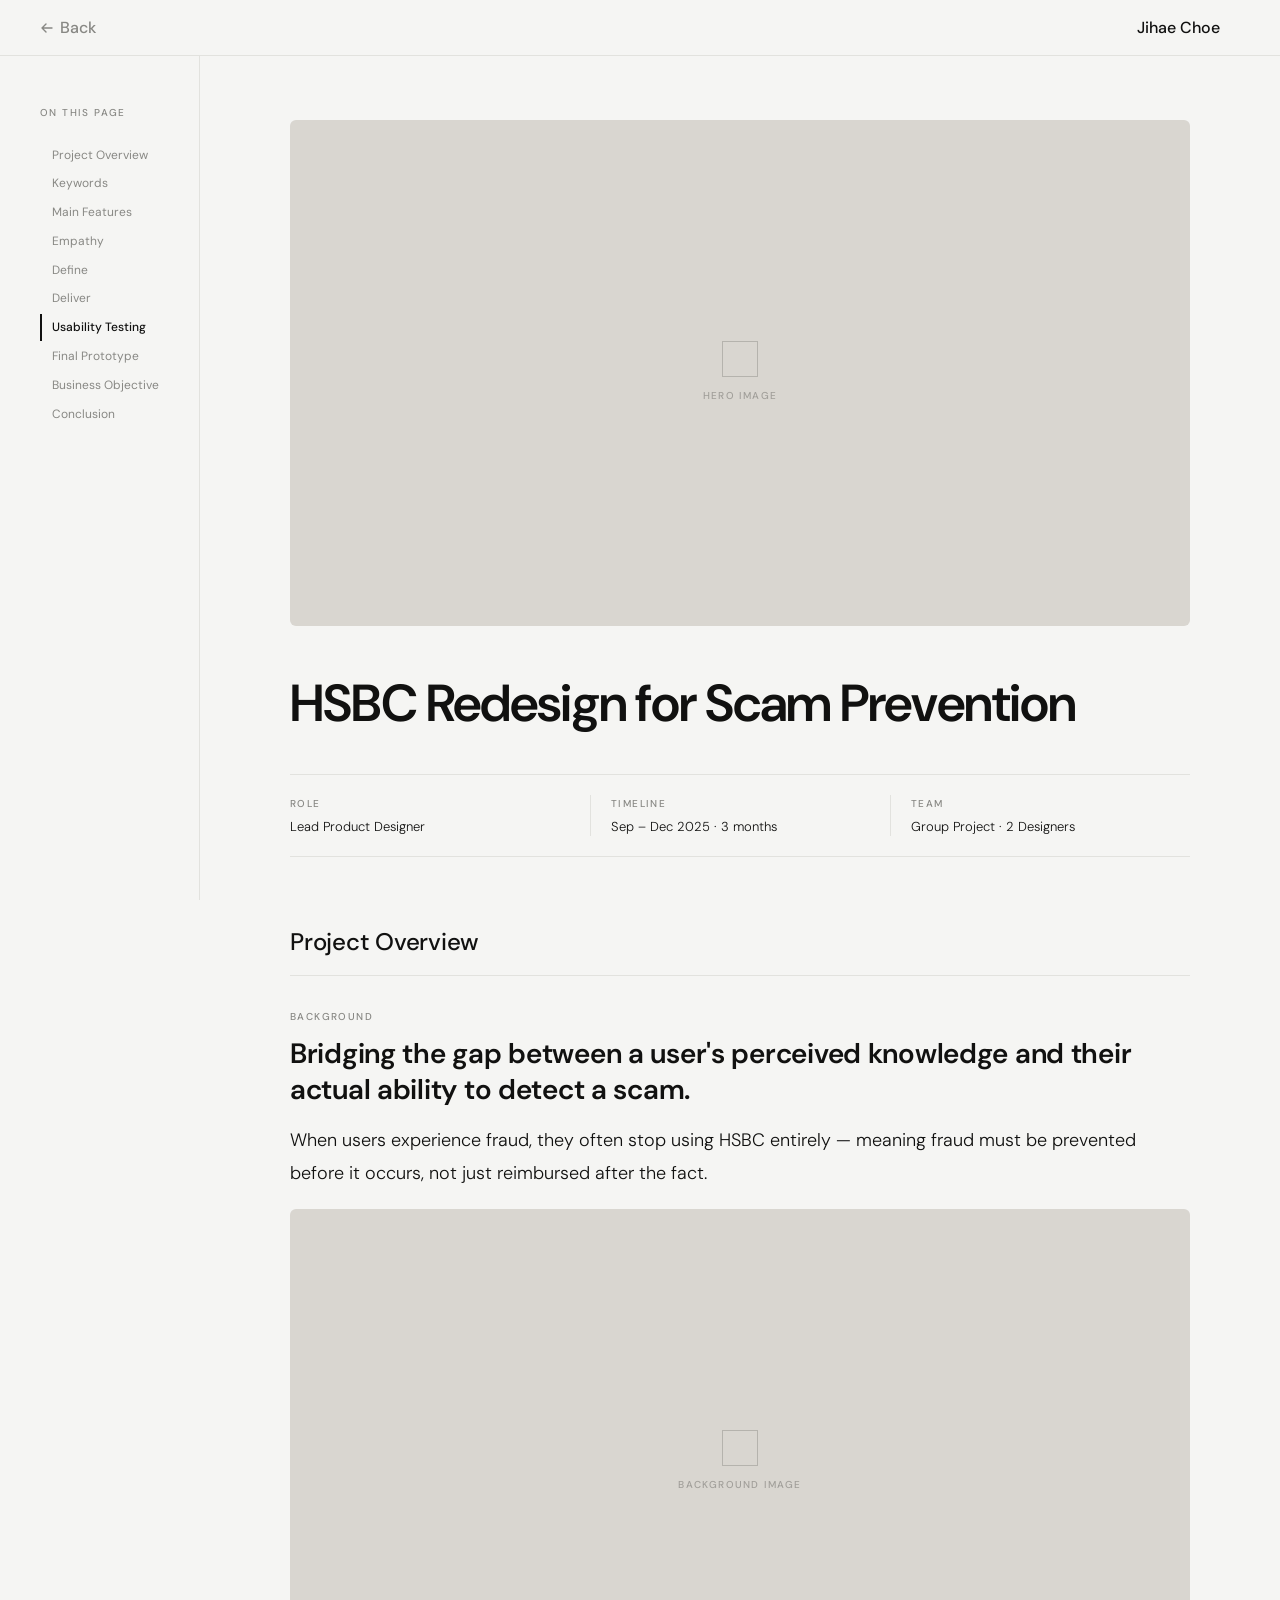
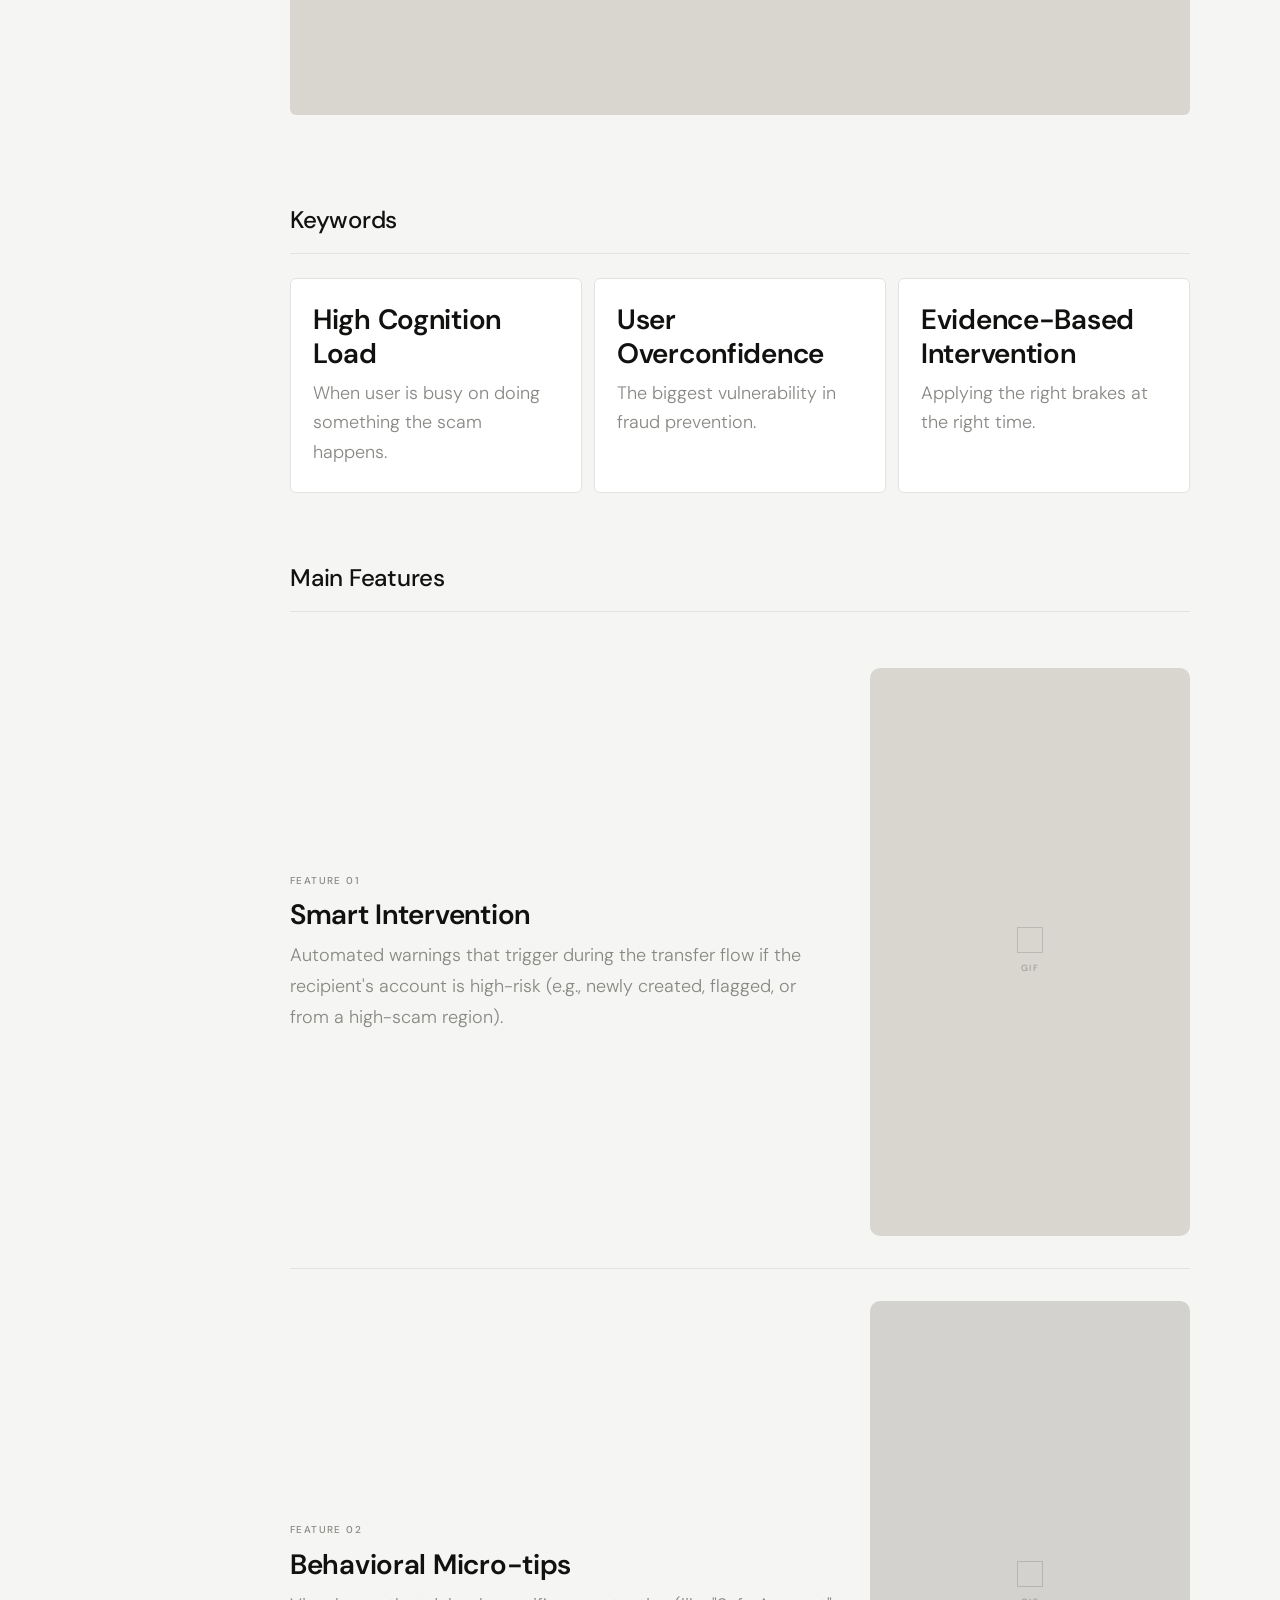
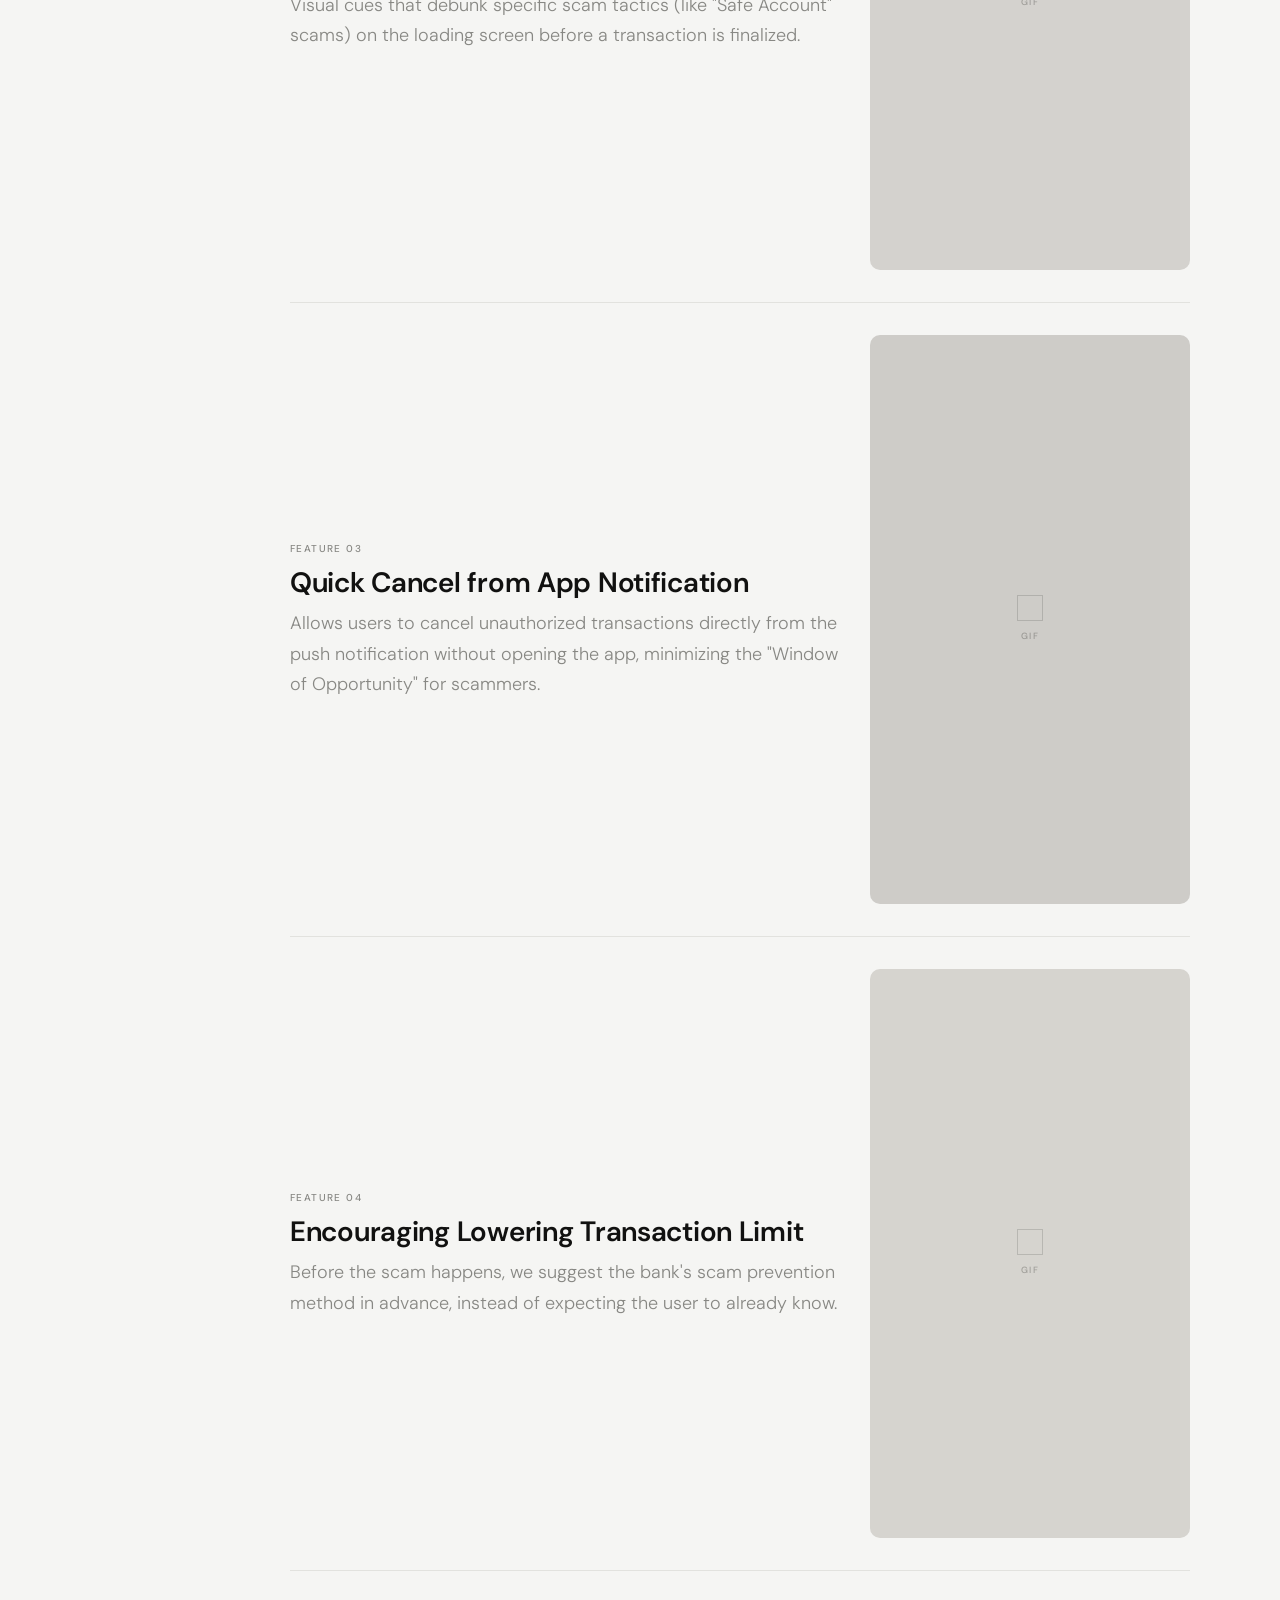
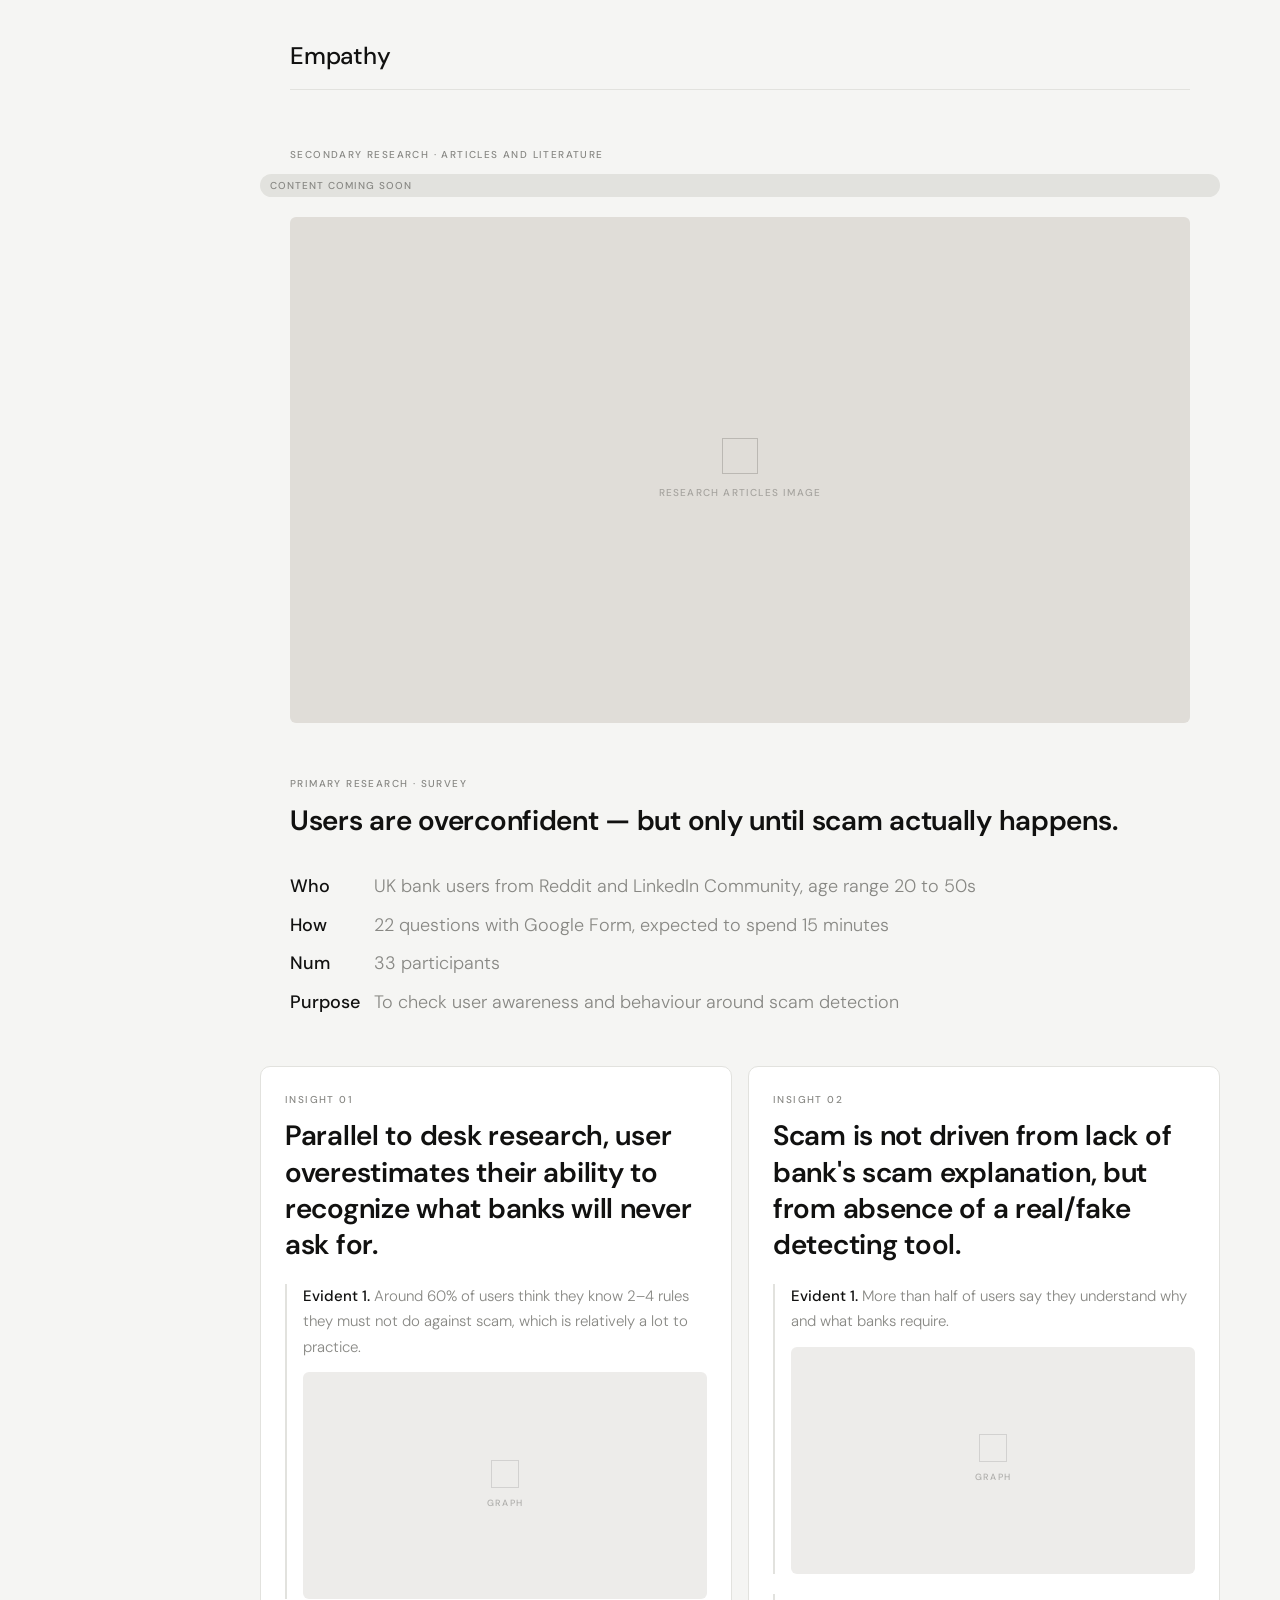
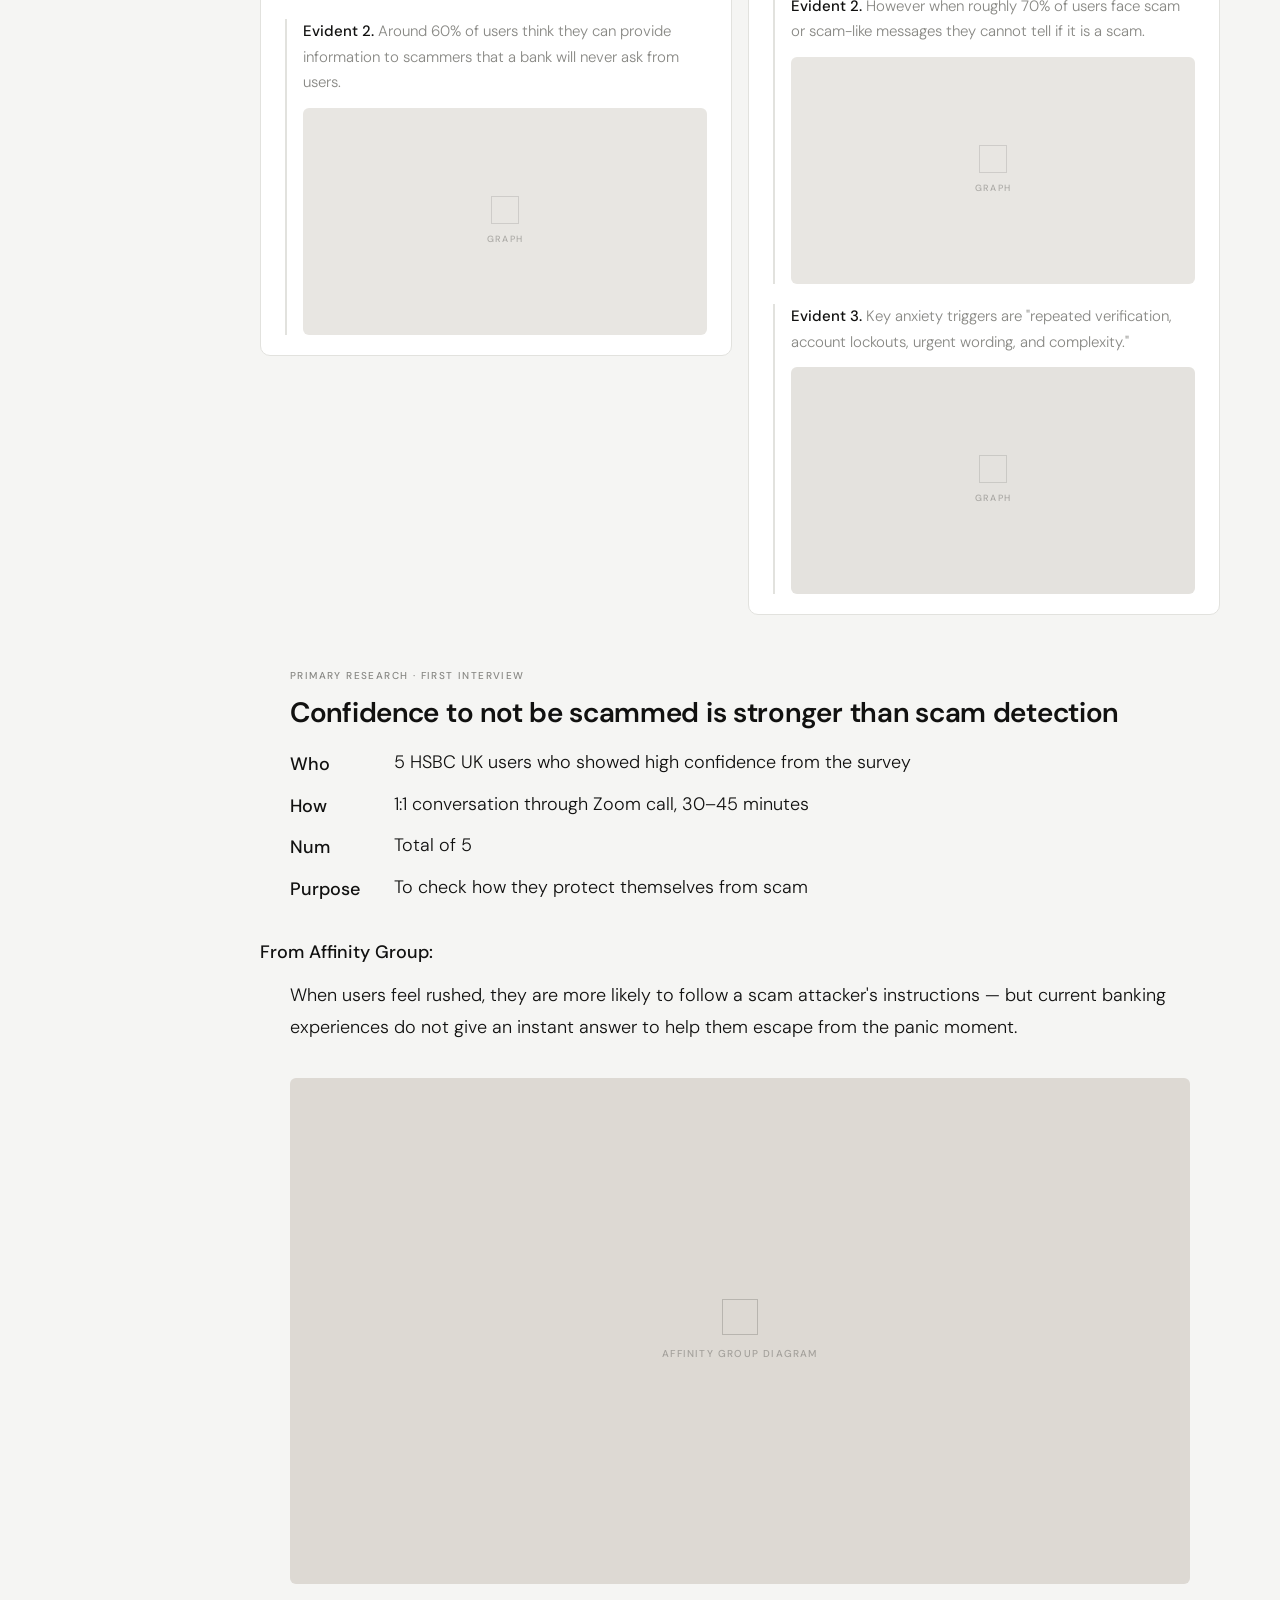
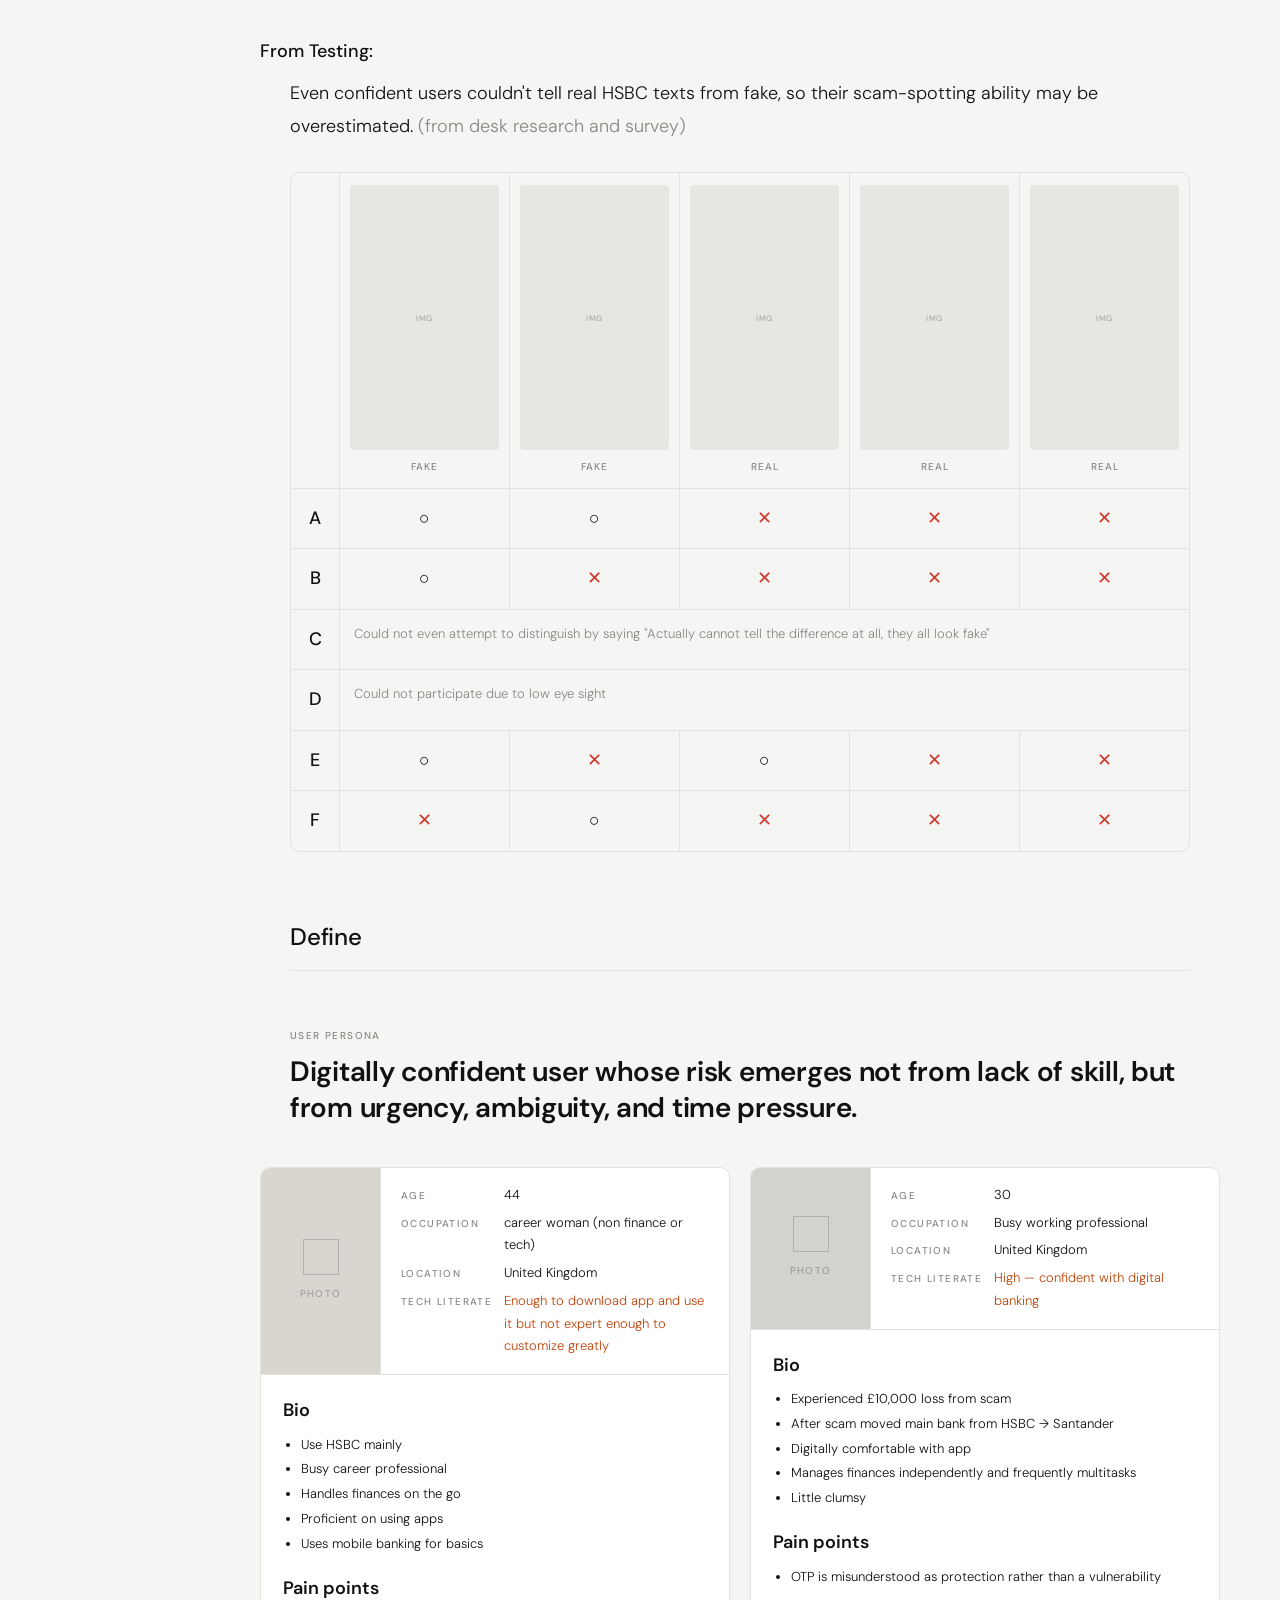
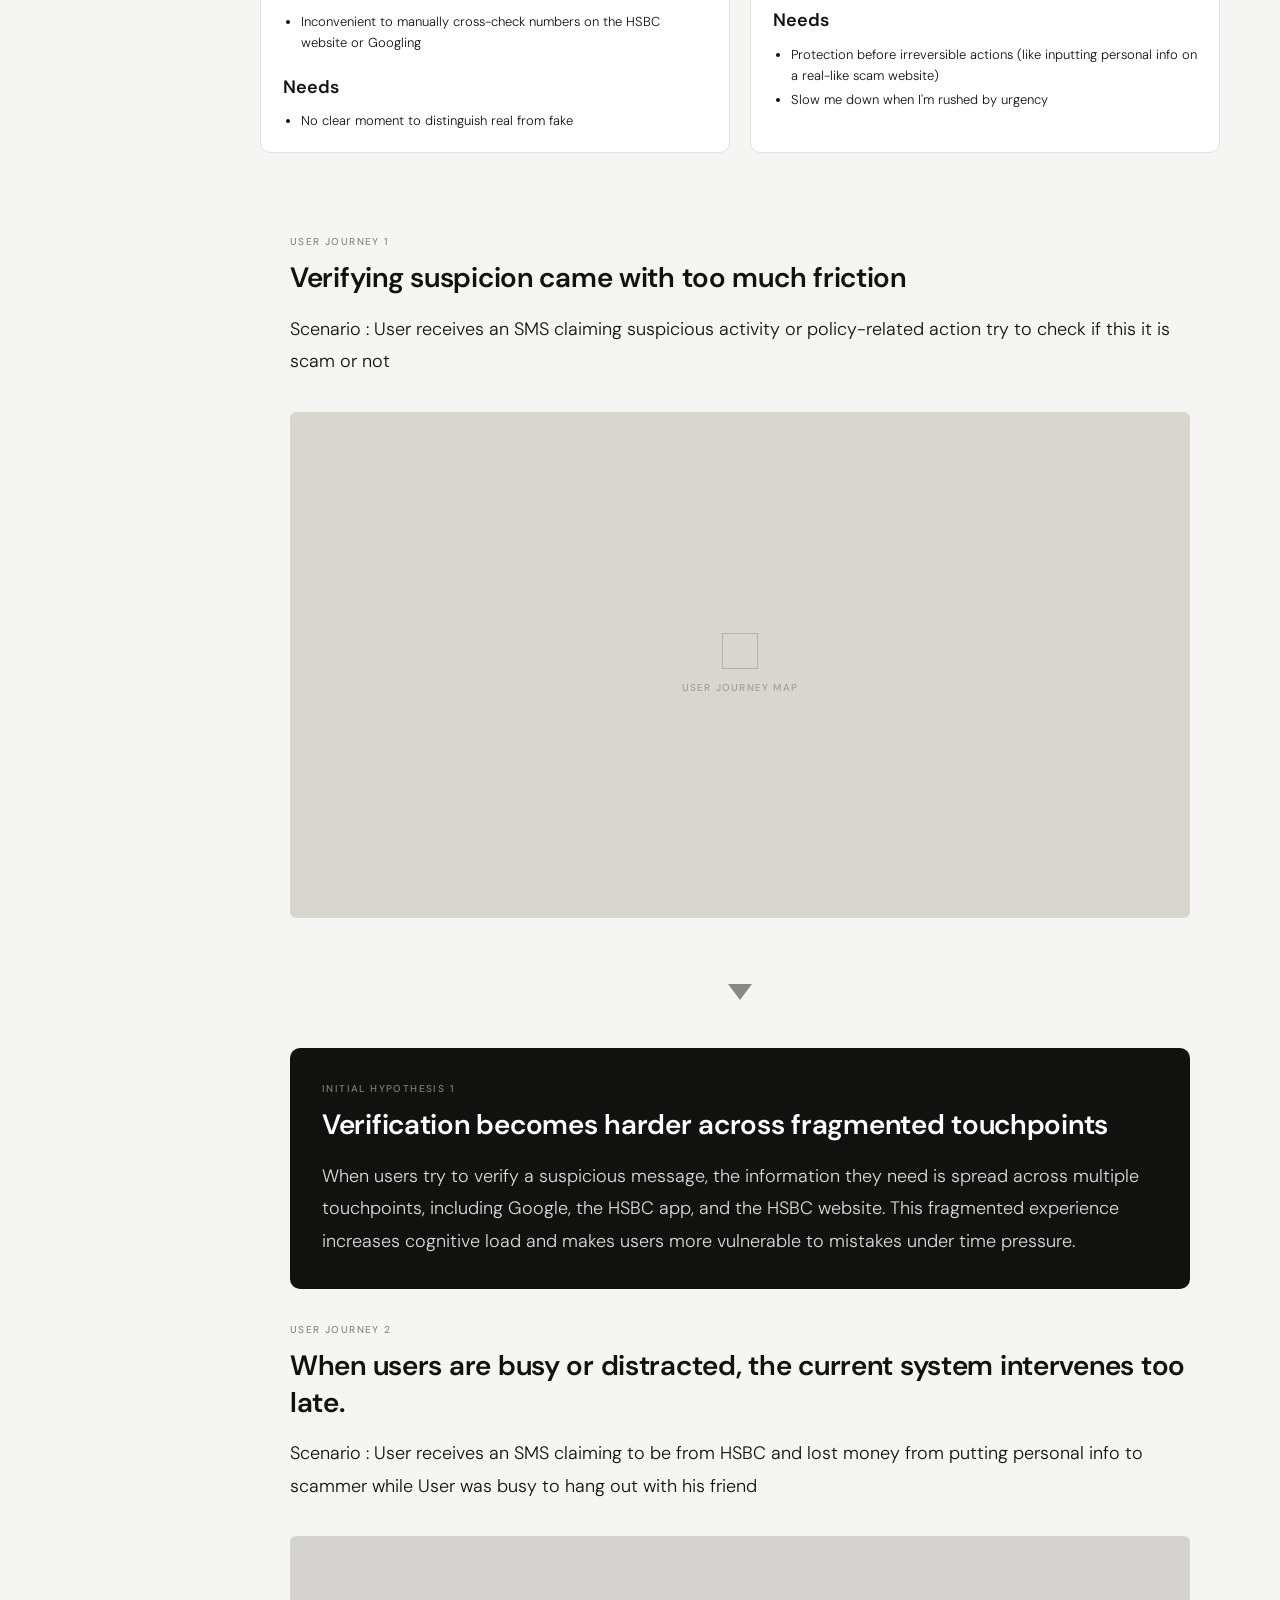
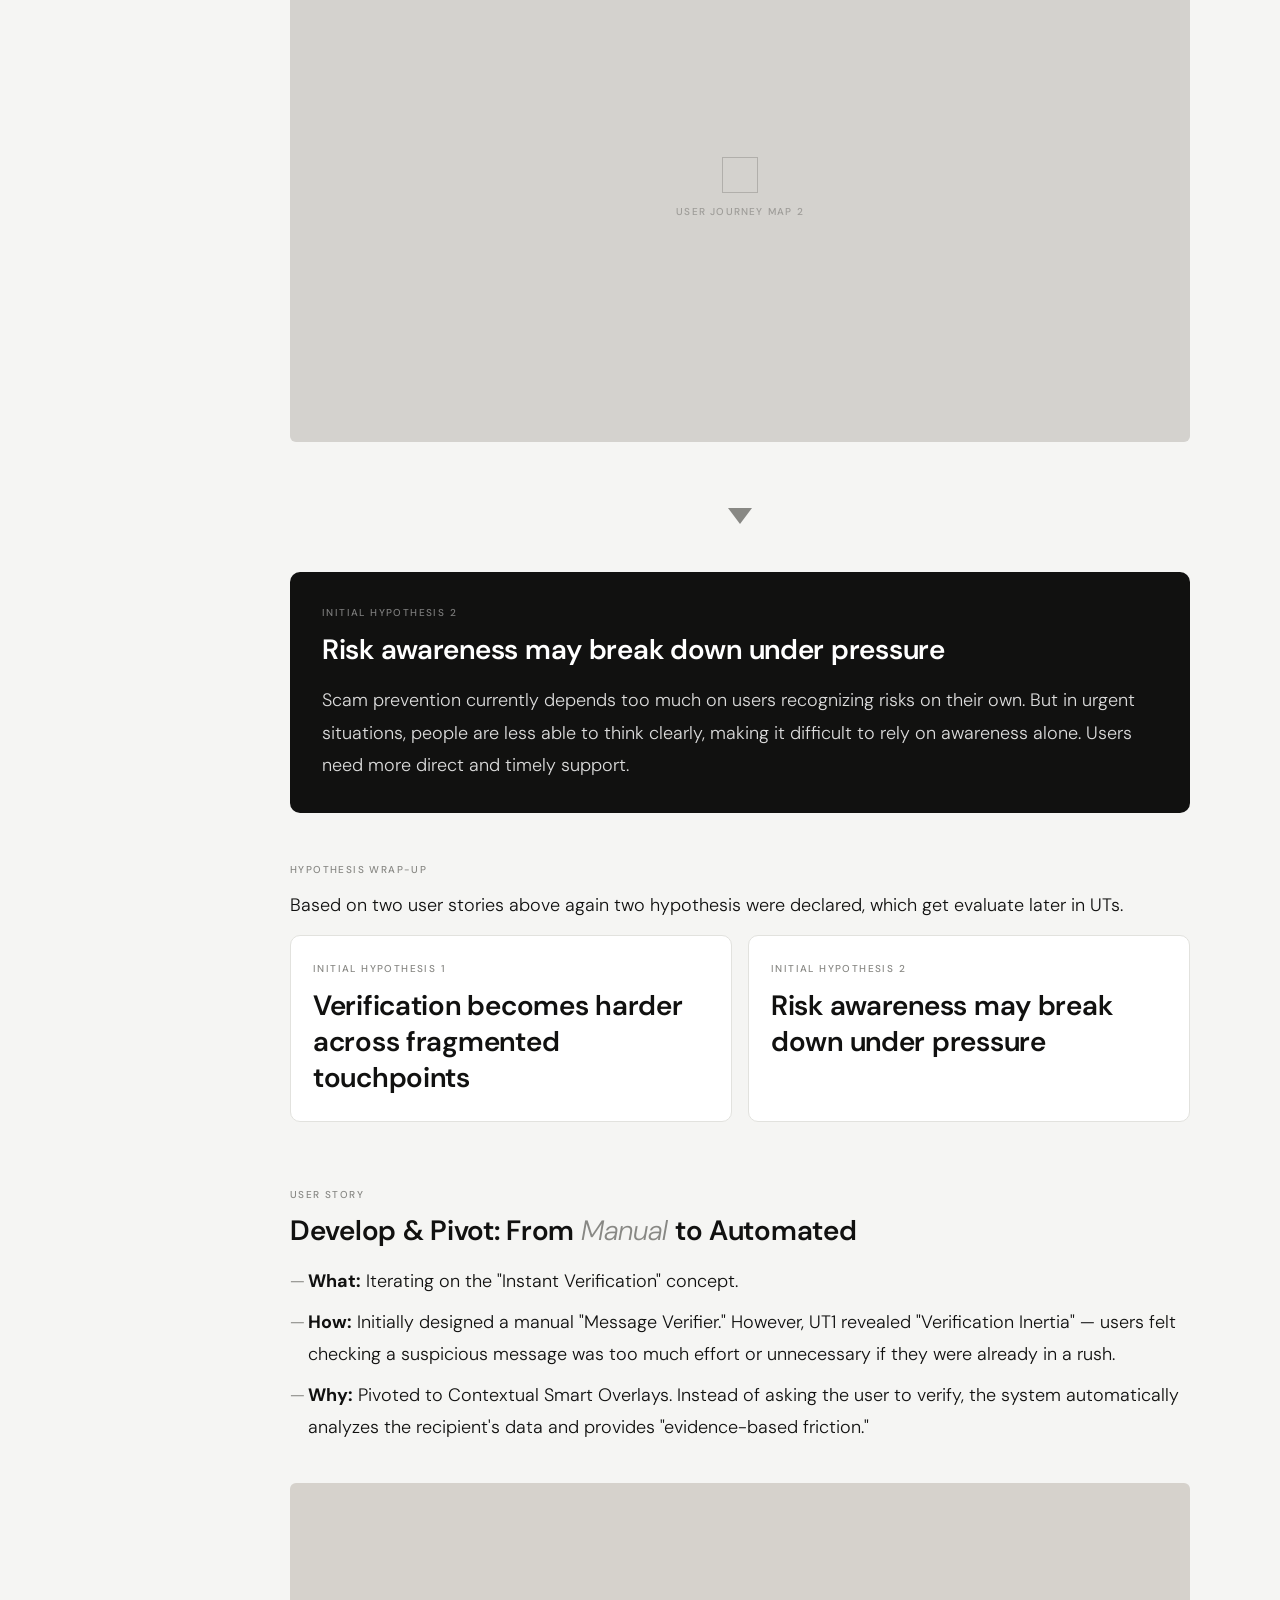
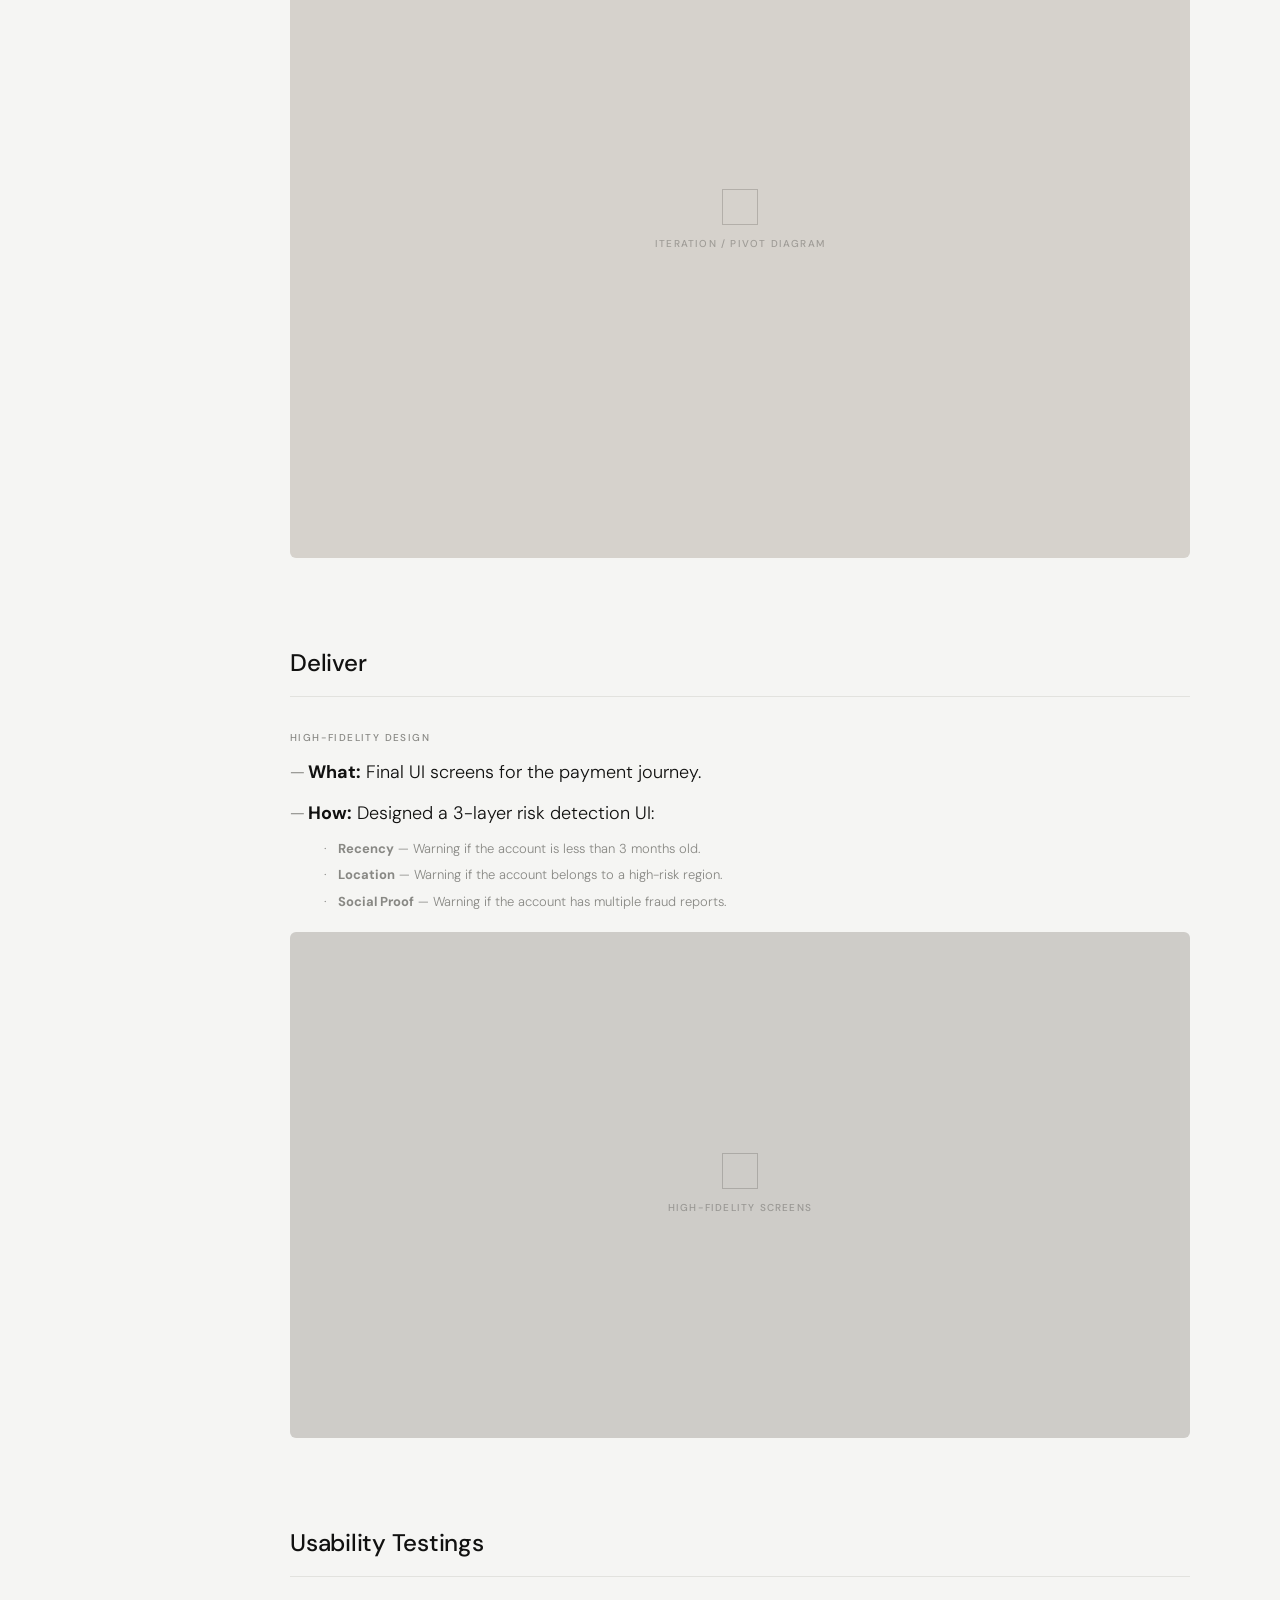
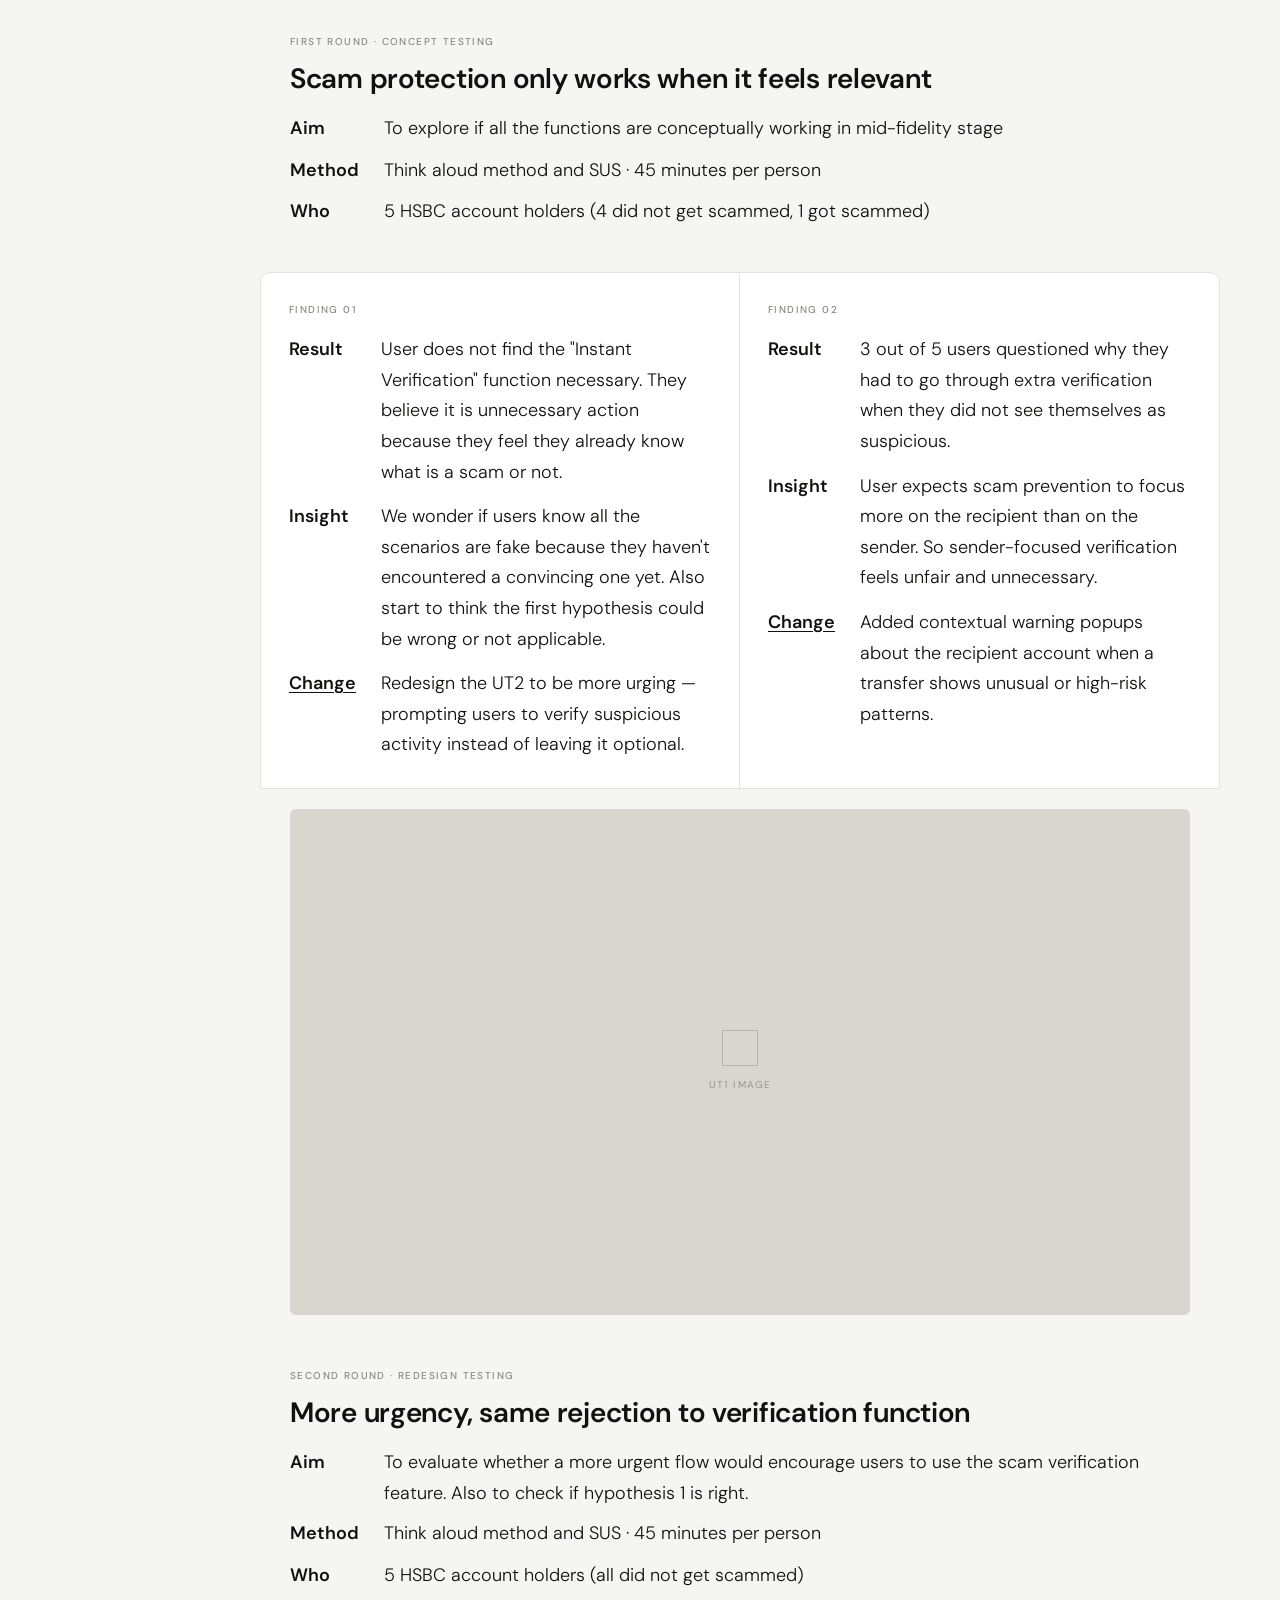
<file: case-studies/hsbc.html>
<!DOCTYPE html>
<html lang="en">
<head>
<meta charset="UTF-8">
<meta name="viewport" content="width=device-width, initial-scale=1.0">
<title>HSBC — Jihae Choe</title>
<link href="https://fonts.googleapis.com/css2?family=DM+Sans:ital,wght@0,300;0,400;0,500;0,600;1,300&display=swap" rel="stylesheet">
<link rel="stylesheet" href="casestudy.css?v=3">
<style>
/* TEST: center content column */
.content { display:flex; flex-direction:column; align-items:center; }
.content > * { width:100%; }

/* Also center inner content of wide (1200px) sections */
#empathy, #define, #testing, #prototype {
  display:flex; flex-direction:column; align-items:center;
}
#empathy > *, #define > *, #testing > *, #prototype > * {
  width:100%;
}
</style>
</head>
<body>

<nav>
  <div class="nav-inner">
    <a href="../index.html" class="nav-back">
      <svg width="14" height="14" viewBox="0 0 14 14" fill="none"><path d="M12 7H2M6 3L2 7l4 4" stroke="currentColor" stroke-width="1.4" stroke-linecap="round" stroke-linejoin="round"/></svg>
      Back
    </a>
    <a href="../index.html" class="nav-logo">Jihae Choe</a>
  </div>
</nav>

<div class="layout">
  <aside class="sl">
    <div class="toc-label">On this page</div>
    <ul class="toc-list">
      <li><a href="#overview" class="active">Project Overview</a></li>
      <li><a href="#keywords">Keywords</a></li>
      <li><a href="#features">Main Features</a></li>
      <li><a href="#empathy">Empathy</a></li>
      <li><a href="#define">Define</a></li>
      <li><a href="#deliver">Deliver</a></li>
      <li><a href="#testing">Usability Testing</a></li>
      <li><a href="#prototype">Final Prototype</a></li>
      <li><a href="#business-objective">Business Objective</a></li>
      <li><a href="#conclusion">Conclusion</a></li>
    </ul>
  </aside>

  <main class="content">

    <div class="hero-img"><div class="ph-box"></div><span class="ph-label">Hero Image</span></div>
    <h1 class="page-heading">HSBC Redesign for Scam Prevention</h1>

    <div class="meta-row">
      <div class="mi"><div class="mk">Role</div><div class="mv">Lead Product Designer</div></div>
      <div class="mi"><div class="mk">Timeline</div><div class="mv">Sep – Dec 2025 · 3 months</div></div>
      <div class="mi"><div class="mk">Team</div><div class="mv">Group Project · 2 Designers</div></div>
    </div>

    <!-- OVERVIEW -->
    <section class="section" id="overview">
      <div class="mid-title">Project Overview</div>
      <div class="cat">Background</div>
      <div class="catchy">Bridging the gap between a user's perceived knowledge and their actual ability to detect a scam.</div>
      <p>When users experience fraud, they often stop using HSBC entirely — meaning fraud must be prevented before it occurs, not just reimbursed after the fact.</p>
      <div class="img-ph" style="aspect-ratio:16/9;background:#D9D6D0;"><div class="ph-box"></div><span class="ph-label">Background Image</span></div>
    </section>

    <!-- KEYWORDS -->
    <section class="section" id="keywords">
      <div class="mid-title">Keywords</div>
      <div class="kw-grid" style="grid-template-columns:1fr 1fr 1fr;">
        <div class="kw-block"><div class="kw-title">High Cognition Load</div><div class="kw-desc">When user is busy on doing something the scam happens.</div></div>
        <div class="kw-block"><div class="kw-title">User Overconfidence</div><div class="kw-desc">The biggest vulnerability in fraud prevention.</div></div>
        <div class="kw-block"><div class="kw-title">Evidence-Based Intervention</div><div class="kw-desc">Applying the right brakes at the right time.</div></div>
      </div>
    </section>

    <!-- MAIN FEATURES -->
    <section class="section" id="features">
      <div class="mid-title">Main Features</div>
      <div class="fr">
        <div class="ft">
          <div class="ft-num">Feature 01</div>
          <div class="ft-title">Smart Intervention</div>
          <div class="ft-desc">Automated warnings that trigger during the transfer flow if the recipient's account is high-risk (e.g., newly created, flagged, or from a high-scam region).</div>
        </div>
        <div class="gif-ph" style="background:#D9D6D0;"><div class="ph-box" style="width:26px;height:26px;border-color:rgba(17,17,16,0.15);"></div><span class="ph-label">GIF</span></div>
      </div>
      <div class="fr">
        <div class="ft">
          <div class="ft-num">Feature 02</div>
          <div class="ft-title">Behavioral Micro-tips</div>
          <div class="ft-desc">Visual cues that debunk specific scam tactics (like "Safe Account" scams) on the loading screen before a transaction is finalized.</div>
        </div>
        <div class="gif-ph" style="background:#D4D2CE;"><div class="ph-box" style="width:26px;height:26px;border-color:rgba(17,17,16,0.15);"></div><span class="ph-label">GIF</span></div>
      </div>
      <div class="fr">
        <div class="ft">
          <div class="ft-num">Feature 03</div>
          <div class="ft-title">Quick Cancel from App Notification</div>
          <div class="ft-desc">Allows users to cancel unauthorized transactions directly from the push notification without opening the app, minimizing the "Window of Opportunity" for scammers.</div>
        </div>
        <div class="gif-ph" style="background:#CECCC8;"><div class="ph-box" style="width:26px;height:26px;border-color:rgba(17,17,16,0.15);"></div><span class="ph-label">GIF</span></div>
      </div>
      <div class="fr">
        <div class="ft">
          <div class="ft-num">Feature 04</div>
          <div class="ft-title">Encouraging Lowering Transaction Limit</div>
          <div class="ft-desc">Before the scam happens, we suggest the bank's scam prevention method in advance, instead of expecting the user to already know.</div>
        </div>
        <div class="gif-ph" style="background:#D6D4CF;"><div class="ph-box" style="width:26px;height:26px;border-color:rgba(17,17,16,0.15);"></div><span class="ph-label">GIF</span></div>
      </div>
    </section>

    <!-- EMPATHY -->
    <section class="section" id="empathy">
      <div class="mid-title">Empathy</div>
      <div class="cat">Secondary Research · Articles and Literature</div>
      <span class="tbc">Content coming soon</span>
      <div class="img-ph" style="aspect-ratio:16/9;background:#E0DDD8;"><div class="ph-box"></div><span class="ph-label">Research Articles Image</span></div>

      <div class="cat">Primary Research · Survey</div>
      <div class="catchy">Users are overconfident — but only until scam actually happens.</div>
      <div class="survey-meta-list">
        <div class="survey-meta-row"><span class="s-key">Who</span><span class="s-val">UK bank users from Reddit and LinkedIn Community, age range 20 to 50s</span></div>
        <div class="survey-meta-row"><span class="s-key">How</span><span class="s-val">22 questions with Google Form, expected to spend 15 minutes</span></div>
        <div class="survey-meta-row"><span class="s-key">Num</span><span class="s-val">33 participants</span></div>
        <div class="survey-meta-row"><span class="s-key">Purpose</span><span class="s-val">To check user awareness and behaviour around scam detection</span></div>
      </div>

      <div class="insight-blocks" style="max-width:1200px;">
        <div class="insight-block">
          <div class="insight-block-num">Insight 01</div>
          <div class="insight-block-title">Parallel to desk research, user overestimates their ability to recognize what banks will never ask for.</div>
          <div class="evident-list">
            <div class="evident-item">
              <div class="evident-text"><strong>Evident 1.</strong> Around 60% of users think they know 2–4 rules they must not do against scam, which is relatively a lot to practice.</div>
              <div class="evident-graph" style="background:#EDECEA;"><div class="ph-box" style="width:28px;height:28px;border-color:rgba(17,17,16,0.12);"></div><span class="ph-label">Graph</span></div>
            </div>
            <div class="evident-item">
              <div class="evident-text"><strong>Evident 2.</strong> Around 60% of users think they can provide information to scammers that a bank will never ask from users.</div>
              <div class="evident-graph" style="background:#E8E6E2;"><div class="ph-box" style="width:28px;height:28px;border-color:rgba(17,17,16,0.12);"></div><span class="ph-label">Graph</span></div>
            </div>
          </div>
        </div>
        <div class="insight-block">
          <div class="insight-block-num">Insight 02</div>
          <div class="insight-block-title">Scam is not driven from lack of bank's scam explanation, but from absence of a real/fake detecting tool.</div>
          <div class="evident-list">
            <div class="evident-item">
              <div class="evident-text"><strong>Evident 1.</strong> More than half of users say they understand why and what banks require.</div>
              <div class="evident-graph" style="background:#EDECEA;"><div class="ph-box" style="width:28px;height:28px;border-color:rgba(17,17,16,0.12);"></div><span class="ph-label">Graph</span></div>
            </div>
            <div class="evident-item">
              <div class="evident-text"><strong>Evident 2.</strong> However when roughly 70% of users face scam or scam-like messages they cannot tell if it is a scam.</div>
              <div class="evident-graph" style="background:#E8E6E2;"><div class="ph-box" style="width:28px;height:28px;border-color:rgba(17,17,16,0.12);"></div><span class="ph-label">Graph</span></div>
            </div>
            <div class="evident-item">
              <div class="evident-text"><strong>Evident 3.</strong> Key anxiety triggers are "repeated verification, account lockouts, urgent wording, and complexity."</div>
              <div class="evident-graph" style="background:#E4E2DE;"><div class="ph-box" style="width:28px;height:28px;border-color:rgba(17,17,16,0.12);"></div><span class="ph-label">Graph</span></div>
            </div>
          </div>
        </div>
      </div>

      <div class="cat">Primary Research · First Interview</div>
      <div class="catchy">Confidence to not be scammed is stronger than scam detection</div>

      <!-- Interview meta -->
      <div style="display:grid;grid-template-columns:80px 1fr;gap:8px 24px;max-width:900px;margin-bottom:32px;">
        <span style="font-size:var(--body);font-weight:500;color:var(--ink);padding-top:2px;">Who</span>
        <span style="font-size:var(--body);font-weight:300;line-height:1.7;">5 HSBC UK users who showed high confidence from the survey</span>
        <span style="font-size:var(--body);font-weight:500;color:var(--ink);padding-top:2px;">How</span>
        <span style="font-size:var(--body);font-weight:300;line-height:1.7;">1:1 conversation through Zoom call, 30–45 minutes</span>
        <span style="font-size:var(--body);font-weight:500;color:var(--ink);padding-top:2px;">Num</span>
        <span style="font-size:var(--body);font-weight:300;line-height:1.7;">Total of 5</span>
        <span style="font-size:var(--body);font-weight:500;color:var(--ink);padding-top:2px;">Purpose</span>
        <span style="font-size:var(--body);font-weight:300;line-height:1.7;">To check how they protect themselves from scam</span>
      </div>

      <!-- From affinity group -->
      <div style="font-size:var(--body);font-weight:500;color:var(--ink);margin-bottom:10px;">From Affinity Group:</div>
      <p>When users feel rushed, they are more likely to follow a scam attacker's instructions — but current banking experiences do not give an instant answer to help them escape from the panic moment.</p>
      <div class="img-ph" style="aspect-ratio:16/9;background:#DDD9D3;"><div class="ph-box"></div><span class="ph-label">Affinity Group Diagram</span></div>

      <!-- From OX testing -->
      <div style="font-size:var(--body);font-weight:500;color:var(--ink);margin-bottom:10px;margin-top:32px;">From Testing:</div>
      <p>Even confident users couldn't tell real HSBC texts from fake, so their scam-spotting ability may be overestimated. <em style="color:var(--muted);font-style:normal;">(from desk research and survey)</em></p>

      <!-- OX result table -->
      <div style="max-width:900px;margin:16px 0 0;border:1px solid var(--border);border-radius:10px;overflow:hidden;">

        <!-- Header row: message images + labels -->
        <div style="display:grid;grid-template-columns:48px repeat(5,1fr);border-bottom:1px solid var(--border);">
          <div style="padding:12px 14px;"></div>
          <div style="border-left:1px solid var(--border);display:flex;flex-direction:column;align-items:center;gap:8px;padding:12px 10px;">
            <div style="width:100%;aspect-ratio:9/16;background:#E8E6E2;border-radius:4px;display:flex;align-items:center;justify-content:center;"><span style="font-size:8px;letter-spacing:0.08em;text-transform:uppercase;color:rgba(17,17,16,0.28);font-weight:500;">IMG</span></div>
            <span style="font-size:var(--cat);font-weight:500;letter-spacing:0.1em;text-transform:uppercase;color:var(--muted);">Fake</span>
          </div>
          <div style="border-left:1px solid var(--border);display:flex;flex-direction:column;align-items:center;gap:8px;padding:12px 10px;">
            <div style="width:100%;aspect-ratio:9/16;background:#E8E6E2;border-radius:4px;display:flex;align-items:center;justify-content:center;"><span style="font-size:8px;letter-spacing:0.08em;text-transform:uppercase;color:rgba(17,17,16,0.28);font-weight:500;">IMG</span></div>
            <span style="font-size:var(--cat);font-weight:500;letter-spacing:0.1em;text-transform:uppercase;color:var(--muted);">Fake</span>
          </div>
          <div style="border-left:1px solid var(--border);display:flex;flex-direction:column;align-items:center;gap:8px;padding:12px 10px;">
            <div style="width:100%;aspect-ratio:9/16;background:#E8E6E2;border-radius:4px;display:flex;align-items:center;justify-content:center;"><span style="font-size:8px;letter-spacing:0.08em;text-transform:uppercase;color:rgba(17,17,16,0.28);font-weight:500;">IMG</span></div>
            <span style="font-size:var(--cat);font-weight:500;letter-spacing:0.1em;text-transform:uppercase;color:var(--muted);">Real</span>
          </div>
          <div style="border-left:1px solid var(--border);display:flex;flex-direction:column;align-items:center;gap:8px;padding:12px 10px;">
            <div style="width:100%;aspect-ratio:9/16;background:#E8E6E2;border-radius:4px;display:flex;align-items:center;justify-content:center;"><span style="font-size:8px;letter-spacing:0.08em;text-transform:uppercase;color:rgba(17,17,16,0.28);font-weight:500;">IMG</span></div>
            <span style="font-size:var(--cat);font-weight:500;letter-spacing:0.1em;text-transform:uppercase;color:var(--muted);">Real</span>
          </div>
          <div style="border-left:1px solid var(--border);display:flex;flex-direction:column;align-items:center;gap:8px;padding:12px 10px;">
            <div style="width:100%;aspect-ratio:9/16;background:#E8E6E2;border-radius:4px;display:flex;align-items:center;justify-content:center;"><span style="font-size:8px;letter-spacing:0.08em;text-transform:uppercase;color:rgba(17,17,16,0.28);font-weight:500;">IMG</span></div>
            <span style="font-size:var(--cat);font-weight:500;letter-spacing:0.1em;text-transform:uppercase;color:var(--muted);">Real</span>
          </div>
        </div>

        <!-- Row A -->
        <div style="display:grid;grid-template-columns:48px repeat(5,1fr);border-bottom:1px solid var(--border);">
          <div style="padding:14px;font-size:var(--body);font-weight:500;display:flex;align-items:center;justify-content:center;">A</div>
          <div style="padding:14px;text-align:center;font-size:18px;color:#111110;border-left:1px solid var(--border);display:flex;align-items:center;justify-content:center;">○</div>
          <div style="padding:14px;text-align:center;font-size:18px;color:#111110;border-left:1px solid var(--border);display:flex;align-items:center;justify-content:center;">○</div>
          <div style="padding:14px;text-align:center;font-size:18px;color:#D0392B;border-left:1px solid var(--border);display:flex;align-items:center;justify-content:center;">✕</div>
          <div style="padding:14px;text-align:center;font-size:18px;color:#D0392B;border-left:1px solid var(--border);display:flex;align-items:center;justify-content:center;">✕</div>
          <div style="padding:14px;text-align:center;font-size:18px;color:#D0392B;border-left:1px solid var(--border);display:flex;align-items:center;justify-content:center;">✕</div>
        </div>

        <!-- Row B -->
        <div style="display:grid;grid-template-columns:48px repeat(5,1fr);border-bottom:1px solid var(--border);">
          <div style="padding:14px;font-size:var(--body);font-weight:500;display:flex;align-items:center;justify-content:center;">B</div>
          <div style="padding:14px;text-align:center;font-size:18px;color:#111110;border-left:1px solid var(--border);display:flex;align-items:center;justify-content:center;">○</div>
          <div style="padding:14px;text-align:center;font-size:18px;color:#D0392B;border-left:1px solid var(--border);display:flex;align-items:center;justify-content:center;">✕</div>
          <div style="padding:14px;text-align:center;font-size:18px;color:#D0392B;border-left:1px solid var(--border);display:flex;align-items:center;justify-content:center;">✕</div>
          <div style="padding:14px;text-align:center;font-size:18px;color:#D0392B;border-left:1px solid var(--border);display:flex;align-items:center;justify-content:center;">✕</div>
          <div style="padding:14px;text-align:center;font-size:18px;color:#D0392B;border-left:1px solid var(--border);display:flex;align-items:center;justify-content:center;">✕</div>
        </div>

        <!-- Row C (text span) -->
        <div style="display:grid;grid-template-columns:48px 1fr;border-bottom:1px solid var(--border);">
          <div style="padding:14px;font-size:var(--body);font-weight:500;display:flex;align-items:center;justify-content:center;">C</div>
          <div style="padding:14px;font-size:13px;font-weight:300;line-height:1.6;color:var(--muted);border-left:1px solid var(--border);">Could not even attempt to distinguish by saying "Actually cannot tell the difference at all, they all look fake"</div>
        </div>

        <!-- Row D (text span) -->
        <div style="display:grid;grid-template-columns:48px 1fr;border-bottom:1px solid var(--border);">
          <div style="padding:14px;font-size:var(--body);font-weight:500;display:flex;align-items:center;justify-content:center;">D</div>
          <div style="padding:14px;font-size:13px;font-weight:300;line-height:1.6;color:var(--muted);border-left:1px solid var(--border);">Could not participate due to low eye sight</div>
        </div>

        <!-- Row E -->
        <div style="display:grid;grid-template-columns:48px repeat(5,1fr);border-bottom:1px solid var(--border);">
          <div style="padding:14px;font-size:var(--body);font-weight:500;display:flex;align-items:center;justify-content:center;">E</div>
          <div style="padding:14px;text-align:center;font-size:18px;color:#111110;border-left:1px solid var(--border);display:flex;align-items:center;justify-content:center;">○</div>
          <div style="padding:14px;text-align:center;font-size:18px;color:#D0392B;border-left:1px solid var(--border);display:flex;align-items:center;justify-content:center;">✕</div>
          <div style="padding:14px;text-align:center;font-size:18px;color:#111110;border-left:1px solid var(--border);display:flex;align-items:center;justify-content:center;">○</div>
          <div style="padding:14px;text-align:center;font-size:18px;color:#D0392B;border-left:1px solid var(--border);display:flex;align-items:center;justify-content:center;">✕</div>
          <div style="padding:14px;text-align:center;font-size:18px;color:#D0392B;border-left:1px solid var(--border);display:flex;align-items:center;justify-content:center;">✕</div>
        </div>

        <!-- Row F -->
        <div style="display:grid;grid-template-columns:48px repeat(5,1fr);">
          <div style="padding:14px;font-size:var(--body);font-weight:500;display:flex;align-items:center;justify-content:center;">F</div>
          <div style="padding:14px;text-align:center;font-size:18px;color:#D0392B;border-left:1px solid var(--border);display:flex;align-items:center;justify-content:center;">✕</div>
          <div style="padding:14px;text-align:center;font-size:18px;color:#111110;border-left:1px solid var(--border);display:flex;align-items:center;justify-content:center;">○</div>
          <div style="padding:14px;text-align:center;font-size:18px;color:#D0392B;border-left:1px solid var(--border);display:flex;align-items:center;justify-content:center;">✕</div>
          <div style="padding:14px;text-align:center;font-size:18px;color:#D0392B;border-left:1px solid var(--border);display:flex;align-items:center;justify-content:center;">✕</div>
          <div style="padding:14px;text-align:center;font-size:18px;color:#D0392B;border-left:1px solid var(--border);display:flex;align-items:center;justify-content:center;">✕</div>
        </div>

      </div>
    </section>

    <!-- DEFINE -->
    <section class="section" id="define">
      <div class="mid-title">Define</div>

      <!-- PERSONA -->
      <div class="cat">User Persona</div>
      <div class="catchy" style="max-width:900px;">Digitally confident user whose risk emerges not from lack of skill, but from urgency, ambiguity, and time pressure.</div>

      <div style="display:grid;grid-template-columns:1fr 1fr;gap:20px;margin:24px 0 48px;">

        <!-- Persona 1 -->
        <div style="border:1px solid var(--border);border-radius:10px;overflow:hidden;background:var(--white);">
          <!-- Top: photo + metadata side by side -->
          <div style="display:grid;grid-template-columns:120px 1fr;border-bottom:1px solid var(--border);">
            <div class="img-ph" style="aspect-ratio:unset;min-height:160px;border-radius:0;margin:0;background:#D9D6D0;border-right:1px solid var(--border);"><div class="ph-box"></div><span class="ph-label">Photo</span></div>
            <div style="display:grid;grid-template-columns:auto 1fr;gap:5px 12px;align-items:baseline;padding:16px 20px;align-content:start;">
              <span style="font-size:var(--cat);font-weight:500;letter-spacing:0.14em;text-transform:uppercase;color:var(--muted);">Age</span>
              <span style="font-size:13px;font-weight:300;">44</span>
              <span style="font-size:var(--cat);font-weight:500;letter-spacing:0.14em;text-transform:uppercase;color:var(--muted);">Occupation</span>
              <span style="font-size:13px;font-weight:300;">career woman (non finance or tech)</span>
              <span style="font-size:var(--cat);font-weight:500;letter-spacing:0.14em;text-transform:uppercase;color:var(--muted);">Location</span>
              <span style="font-size:13px;font-weight:300;">United Kingdom</span>
              <span style="font-size:var(--cat);font-weight:500;letter-spacing:0.14em;text-transform:uppercase;color:var(--muted);line-height:1.5;">Tech Literate</span>
              <span style="font-size:13px;font-weight:300;color:#C0430A;">Enough to download app and use it but not expert enough to customize greatly</span>
            </div>
          </div>
          <!-- Bottom: Bio / Pain points / Needs -->
          <div style="padding:20px 22px;display:flex;flex-direction:column;gap:18px;">
            <div>
              <div style="font-size:var(--body);font-weight:600;margin-bottom:8px;">Bio</div>
              <ul style="list-style:disc;padding-left:18px;display:flex;flex-direction:column;gap:4px;">
                <li style="font-size:13px;font-weight:300;line-height:1.6;">Use HSBC mainly</li>
                <li style="font-size:13px;font-weight:300;line-height:1.6;">Busy career professional</li>
                <li style="font-size:13px;font-weight:300;line-height:1.6;">Handles finances on the go</li>
                <li style="font-size:13px;font-weight:300;line-height:1.6;">Proficient on using apps</li>
                <li style="font-size:13px;font-weight:300;line-height:1.6;">Uses mobile banking for basics</li>
              </ul>
            </div>
            <div>
              <div style="font-size:var(--body);font-weight:600;margin-bottom:8px;">Pain points</div>
              <ul style="list-style:disc;padding-left:18px;display:flex;flex-direction:column;gap:4px;">
                <li style="font-size:13px;font-weight:300;line-height:1.6;">Inconvenient to manually cross-check numbers on the HSBC website or Googling</li>
              </ul>
            </div>
            <div>
              <div style="font-size:var(--body);font-weight:600;margin-bottom:8px;">Needs</div>
              <ul style="list-style:disc;padding-left:18px;display:flex;flex-direction:column;gap:4px;">
                <li style="font-size:13px;font-weight:300;line-height:1.6;">No clear moment to distinguish real from fake</li>
              </ul>
            </div>
          </div>
        </div>

        <!-- Persona 2 -->
        <div style="border:1px solid var(--border);border-radius:10px;overflow:hidden;background:var(--white);">
          <!-- Top: photo + metadata side by side -->
          <div style="display:grid;grid-template-columns:120px 1fr;border-bottom:1px solid var(--border);">
            <div class="img-ph" style="aspect-ratio:unset;min-height:160px;border-radius:0;margin:0;background:#D4D2CE;border-right:1px solid var(--border);"><div class="ph-box"></div><span class="ph-label">Photo</span></div>
            <div style="display:grid;grid-template-columns:auto 1fr;gap:5px 12px;align-items:baseline;padding:16px 20px;align-content:start;">
              <span style="font-size:var(--cat);font-weight:500;letter-spacing:0.14em;text-transform:uppercase;color:var(--muted);">Age</span>
              <span style="font-size:13px;font-weight:300;">30</span>
              <span style="font-size:var(--cat);font-weight:500;letter-spacing:0.14em;text-transform:uppercase;color:var(--muted);">Occupation</span>
              <span style="font-size:13px;font-weight:300;">Busy working professional</span>
              <span style="font-size:var(--cat);font-weight:500;letter-spacing:0.14em;text-transform:uppercase;color:var(--muted);">Location</span>
              <span style="font-size:13px;font-weight:300;">United Kingdom</span>
              <span style="font-size:var(--cat);font-weight:500;letter-spacing:0.14em;text-transform:uppercase;color:var(--muted);line-height:1.5;">Tech Literate</span>
              <span style="font-size:13px;font-weight:300;color:#C0430A;">High — confident with digital banking</span>
            </div>
          </div>
          <!-- Bottom: Bio / Pain points / Needs -->
          <div style="padding:20px 22px;display:flex;flex-direction:column;gap:18px;">
            <div>
              <div style="font-size:var(--body);font-weight:600;margin-bottom:8px;">Bio</div>
              <ul style="list-style:disc;padding-left:18px;display:flex;flex-direction:column;gap:4px;">
                <li style="font-size:13px;font-weight:300;line-height:1.6;">Experienced £10,000 loss from scam</li>
                <li style="font-size:13px;font-weight:300;line-height:1.6;">After scam moved main bank from HSBC → Santander</li>
                <li style="font-size:13px;font-weight:300;line-height:1.6;">Digitally comfortable with app</li>
                <li style="font-size:13px;font-weight:300;line-height:1.6;">Manages finances independently and frequently multitasks</li>
                <li style="font-size:13px;font-weight:300;line-height:1.6;">Little clumsy</li>
              </ul>
            </div>
            <div>
              <div style="font-size:var(--body);font-weight:600;margin-bottom:8px;">Pain points</div>
              <ul style="list-style:disc;padding-left:18px;display:flex;flex-direction:column;gap:4px;">
                <li style="font-size:13px;font-weight:300;line-height:1.6;">OTP is misunderstood as protection rather than a vulnerability</li>
              </ul>
            </div>
            <div>
              <div style="font-size:var(--body);font-weight:600;margin-bottom:8px;">Needs</div>
              <ul style="list-style:disc;padding-left:18px;display:flex;flex-direction:column;gap:4px;">
                <li style="font-size:13px;font-weight:300;line-height:1.6;">Protection before irreversible actions (like inputting personal info on a real-like scam website)</li>
                <li style="font-size:13px;font-weight:300;line-height:1.6;">Slow me down when I'm rushed by urgency</li>
              </ul>
            </div>
          </div>
        </div>

      </div>

      <div class="cat">User Journey 1</div>
      <div class="catchy">Verifying suspicion came with too much friction</div>
      <p>Scenario : User receives an SMS claiming suspicious activity or policy-related action try to check if this it is scam or not</p>
      <div class="img-ph" style="aspect-ratio:16/9;background:#D9D6D0;"><div class="ph-box"></div><span class="ph-label">User Journey Map</span></div>
      <div class="block-arrow" style="max-width:900px;">
        <svg width="24" height="16" viewBox="0 0 24 16" xmlns="http://www.w3.org/2000/svg"><polygon points="0,0 24,0 12,16" fill="#888884"/></svg>
      </div>
      <div class="prob-block" style="max-width:900px;">
        <div style="font-size:var(--cat);font-weight:500;letter-spacing:0.14em;text-transform:uppercase;color:rgba(255,255,255,0.45);margin-bottom:10px;">Initial Hypothesis 1</div>
        <div style="font-size:var(--catchy);font-weight:600;letter-spacing:-0.01em;line-height:1.3;color:var(--white);margin-bottom:16px;">Verification becomes harder across fragmented touchpoints</div>
        <p>When users try to verify a suspicious message, the information they need is spread across multiple touchpoints, including Google, the HSBC app, and the HSBC website. This fragmented experience increases cognitive load and makes users more vulnerable to mistakes under time pressure.</p>
      </div>

      <div class="cat" style="max-width:900px;">User Journey 2</div>
      <div class="catchy" style="max-width:900px;">When users are busy or distracted, the current system intervenes too late.</div>
      <p style="max-width:900px;">Scenario : User receives an SMS claiming to be from HSBC and lost money from putting personal info to scammer while User was busy to hang out with his friend</p>
      <div class="img-ph" style="aspect-ratio:16/9;background:#D4D2CE;max-width:900px;"><div class="ph-box"></div><span class="ph-label">User Journey Map 2</span></div>
      <div class="block-arrow" style="max-width:900px;">
        <svg width="24" height="16" viewBox="0 0 24 16" xmlns="http://www.w3.org/2000/svg"><polygon points="0,0 24,0 12,16" fill="#888884"/></svg>
      </div>
      <div class="prob-block" style="max-width:900px;">
        <div style="font-size:var(--cat);font-weight:500;letter-spacing:0.14em;text-transform:uppercase;color:rgba(255,255,255,0.45);margin-bottom:10px;">Initial Hypothesis 2</div>
        <div style="font-size:var(--catchy);font-weight:600;letter-spacing:-0.01em;line-height:1.3;color:var(--white);margin-bottom:16px;">Risk awareness may break down under pressure</div>
        <p>Scam prevention currently depends too much on users recognizing risks on their own. But in urgent situations, people are less able to think clearly, making it difficult to rely on awareness alone. Users need more direct and timely support.</p>
      </div>

      <!-- HYPOTHESIS WRAP-UP -->
      <div class="cat" style="max-width:900px;margin-top:48px;">Hypothesis Wrap-up</div>
      <p style="max-width:900px;">Based on two user stories above again two hypothesis were declared, which get evaluate later in UTs.</p>
      <div style="display:grid;grid-template-columns:1fr 1fr;gap:16px;max-width:900px;margin-bottom:32px;">
        <div style="background:var(--white);border:1px solid var(--border);border-radius:10px;padding:24px 22px;">
          <div style="font-size:var(--cat);font-weight:500;letter-spacing:0.14em;text-transform:uppercase;color:var(--muted);margin-bottom:10px;">Initial Hypothesis 1</div>
          <div style="font-size:var(--catchy);font-weight:600;letter-spacing:-0.01em;line-height:1.3;color:var(--ink);">Verification becomes harder across fragmented touchpoints</div>
        </div>
        <div style="background:var(--white);border:1px solid var(--border);border-radius:10px;padding:24px 22px;">
          <div style="font-size:var(--cat);font-weight:500;letter-spacing:0.14em;text-transform:uppercase;color:var(--muted);margin-bottom:10px;">Initial Hypothesis 2</div>
          <div style="font-size:var(--catchy);font-weight:600;letter-spacing:-0.01em;line-height:1.3;color:var(--ink);">Risk awareness may break down under pressure</div>
        </div>
      </div>

      <div class="cat">User Story</div>
      <div class="catchy">Develop &amp; Pivot: From <em>Manual</em> to Automated</div>
      <ul class="bl">
        <li><strong>What:</strong> Iterating on the "Instant Verification" concept.</li>
        <li><strong>How:</strong> Initially designed a manual "Message Verifier." However, UT1 revealed "Verification Inertia" — users felt checking a suspicious message was too much effort or unnecessary if they were already in a rush.</li>
        <li><strong>Why:</strong> Pivoted to Contextual Smart Overlays. Instead of asking the user to verify, the system automatically analyzes the recipient's data and provides "evidence-based friction."</li>
      </ul>
      <div class="img-ph" style="aspect-ratio:4/3;background:#D6D2CC;"><div class="ph-box"></div><span class="ph-label">Iteration / Pivot Diagram</span></div>
    </section>

    <!-- DELIVER -->
    <section class="section" id="deliver">
      <div class="mid-title">Deliver</div>
      <div class="cat">High-Fidelity Design</div>
      <ul class="bl">
        <li><strong>What:</strong> Final UI screens for the payment journey.</li>
        <li><strong>How:</strong> Designed a 3-layer risk detection UI:
          <ul class="sub-list">
            <li><strong>Recency</strong> — Warning if the account is less than 3 months old.</li>
            <li><strong>Location</strong> — Warning if the account belongs to a high-risk region.</li>
            <li><strong>Social Proof</strong> — Warning if the account has multiple fraud reports.</li>
          </ul>
        </li>
      </ul>
      <div class="img-ph" style="aspect-ratio:16/9;background:#CECCC8;"><div class="ph-box"></div><span class="ph-label">High-Fidelity Screens</span></div>
    </section>

    <!-- USABILITY TESTING -->
    <section class="section" id="testing">
      <div class="mid-title">Usability Testings</div>
      <div class="cat">First Round · Concept Testing</div>
      <div class="catchy">Scam protection only works when it feels relevant</div>
      <div class="ut-method">
        <div class="ut-method-row"><span class="ut-mk">Aim</span><span class="ut-mv">To explore if all the functions are conceptually working in mid-fidelity stage</span></div>
        <div class="ut-method-row"><span class="ut-mk">Method</span><span class="ut-mv">Think aloud method and SUS · 45 minutes per person</span></div>
        <div class="ut-method-row"><span class="ut-mk">Who</span><span class="ut-mv">5 HSBC account holders (4 did not get scammed, 1 got scammed)</span></div>
      </div>
      <div class="ut-findings-block" id="ut1-grid">
        <div class="ut-finding-block">
          <div class="ut-fnum">Finding 01</div>
          <div class="ut-rows">
            <div class="ut-row">
              <span class="ut-rl">Result</span>
              <span class="ut-rb">User does not find the "Instant Verification" function necessary. They believe it is unnecessary action because they feel they already know what is a scam or not.</span>
            </div>
            <div class="ut-row">
              <span class="ut-rl">Insight</span>
              <span class="ut-rb">We wonder if users know all the scenarios are fake because they haven't encountered a convincing one yet. Also start to think the first hypothesis could be wrong or not applicable.</span>
            </div>
            <div class="ut-row ut-change">
              <span class="ut-rl">Change</span>
              <span class="ut-rb">Redesign the UT2 to be more urging — prompting users to verify suspicious activity instead of leaving it optional.</span>
            </div>
          </div>
        </div>
        <div class="ut-finding-block">
          <div class="ut-fnum">Finding 02</div>
          <div class="ut-rows">
            <div class="ut-row">
              <span class="ut-rl">Result</span>
              <span class="ut-rb">3 out of 5 users questioned why they had to go through extra verification when they did not see themselves as suspicious.</span>
            </div>
            <div class="ut-row">
              <span class="ut-rl">Insight</span>
              <span class="ut-rb">User expects scam prevention to focus more on the recipient than on the sender. So sender-focused verification feels unfair and unnecessary.</span>
            </div>
            <div class="ut-row ut-change">
              <span class="ut-rl">Change</span>
              <span class="ut-rb">Added contextual warning popups about the recipient account when a transfer shows unusual or high-risk patterns.</span>
            </div>
          </div>
        </div>
      </div>
      <div class="img-ph" style="aspect-ratio:16/9;background:#D9D6D0;"><div class="ph-box"></div><span class="ph-label">UT1 Image</span></div>
      <div class="cat">Second Round · Redesign Testing</div>
      <div class="catchy">More urgency, same rejection to verification function</div>
      <div class="ut-method">
        <div class="ut-method-row"><span class="ut-mk">Aim</span><span class="ut-mv">To evaluate whether a more urgent flow would encourage users to use the scam verification feature. Also to check if hypothesis 1 is right.</span></div>
        <div class="ut-method-row"><span class="ut-mk">Method</span><span class="ut-mv">Think aloud method and SUS · 45 minutes per person</span></div>
        <div class="ut-method-row"><span class="ut-mk">Who</span><span class="ut-mv">5 HSBC account holders (all did not get scammed)</span></div>
      </div>
      <div class="ut-findings-block" id="ut2-grid">
        <div class="ut-finding-block">
          <div class="ut-fnum">Finding 01</div>
          <div class="ut-rows">
            <div class="ut-row">
              <span class="ut-rl">Result</span>
              <span class="ut-rb">Even after redesigning UT2 to feel more urgent and time-sensitive, 2 out of 3 users still refused to use the Instant Verification feature. Users continued to see it as an unnecessary step because they believed they could judge scams on their own.</span>
            </div>
            <div class="ut-row">
              <span class="ut-rl">Insight</span>
              <span class="ut-rb">The issue was not a lack of urgency, but a lack of perceived value. Users were overconfident in their ability to detect scams, so making the feature more urgent did not change their behavior.</span>
            </div>
            <div class="ut-row ut-change">
              <span class="ut-rl">Change</span>
              <span class="ut-rb">Removed Instant Verification as a separate optional feature and instead integrated scam prevention cues directly into the money transfer flow.</span>
            </div>
          </div>
        </div>
      </div>
      <div class="img-ph" style="aspect-ratio:16/9;background:#D2D0CB;"><div class="ph-box"></div><span class="ph-label">UT2 Image</span></div>

      <!-- UT REFLECTION -->
      <div class="cat" style="margin-top:48px;">UT Reflection</div>
      <p>Usability testing showed that the main issue was not simply the fragmented journey of verifying suspicious messages across multiple channels. More importantly, users were often unwilling to take extra steps to verify scams at all, even when urgency was increased. This revealed that the experience relied too heavily on users recognizing risk and acting on their own in moments of pressure.</p>

      <div style="display:grid;grid-template-columns:1fr 40px 1fr;gap:16px;align-items:center;margin-top:24px;">

        <!-- Left: 2 stacked hypothesis blocks -->
        <div style="display:flex;flex-direction:column;gap:12px;">
          <div style="background:var(--white);border:1px solid var(--border);border-radius:10px;padding:20px 22px;">
            <div style="font-size:var(--cat);font-weight:500;letter-spacing:0.14em;text-transform:uppercase;color:var(--muted);margin-bottom:8px;">Hypothesis 1 was invalidated</div>
            <div style="font-size:var(--body);font-weight:300;line-height:1.7;color:var(--ink);">The fragmented journey itself was not the core issue.</div>
          </div>
          <div style="background:var(--white);border:1px solid var(--border);border-radius:10px;padding:20px 22px;">
            <div style="font-size:var(--cat);font-weight:500;letter-spacing:0.14em;text-transform:uppercase;color:var(--muted);margin-bottom:8px;">Hypothesis 2 was validated</div>
            <div style="font-size:var(--body);font-weight:300;line-height:1.7;color:var(--ink);">Under pressure, users' risk awareness broke down.</div>
          </div>
        </div>

        <!-- Center: right-pointing triangle -->
        <div style="display:flex;justify-content:center;align-items:center;">
          <svg width="16" height="24" viewBox="0 0 16 24" xmlns="http://www.w3.org/2000/svg">
            <polygon points="0,0 0,24 16,12" fill="#888884"/>
          </svg>
        </div>

        <!-- Right: Final design direction block -->
        <div style="background:var(--ink);border-radius:10px;padding:24px 22px;align-self:stretch;display:flex;flex-direction:column;justify-content:center;">
          <div style="font-size:var(--cat);font-weight:500;letter-spacing:0.14em;text-transform:uppercase;color:rgba(255,255,255,0.45);margin-bottom:10px;">Final Design Direction</div>
          <div style="font-size:var(--body);font-weight:300;line-height:1.8;color:rgba(255,255,255,0.85);">Instead of manual verification users could go through, give proactive warnings so users do not have to take extra steps but still remain safe.</div>
        </div>

      </div>
    </section>

    <!-- PROTOTYPE -->
    <section class="section" id="prototype" style="max-width:1200px;">
      <div class="mid-title">Final Prototype</div>

      <div class="cat">User Flow</div>
      <div style="display:grid;grid-template-columns:1fr 1fr;gap:16px;margin:16px 0 40px;">
        <div>
          <div style="font-size:var(--cat);font-weight:500;letter-spacing:0.14em;text-transform:uppercase;color:var(--muted);margin-bottom:10px;">As Is</div>
          <div class="img-ph" style="aspect-ratio:9/16;background:#D9D6D0;margin:0;"><div class="ph-box"></div><span class="ph-label">As-Is User Flow</span></div>
        </div>
        <div>
          <div style="font-size:var(--cat);font-weight:500;letter-spacing:0.14em;text-transform:uppercase;color:var(--muted);margin-bottom:10px;">To Be</div>
          <div class="img-ph" style="aspect-ratio:9/16;background:#D2D0CB;margin:0;"><div class="ph-box"></div><span class="ph-label">To-Be User Flow</span></div>
        </div>
      </div>

      <div class="cat">Prototype</div>
      <div style="display:grid;grid-template-columns:1fr 1fr 1fr;gap:16px;margin:16px 0;">
        <div class="gif-ph" style="background:#D9D6D0;"><div class="ph-box" style="width:26px;height:26px;border-color:rgba(17,17,16,0.15);"></div><span class="ph-label">Prototype GIF 01</span></div>
        <div class="gif-ph" style="background:#D4D2CE;"><div class="ph-box" style="width:26px;height:26px;border-color:rgba(17,17,16,0.15);"></div><span class="ph-label">Prototype GIF 02</span></div>
        <div class="gif-ph" style="background:#CECCC8;"><div class="ph-box" style="width:26px;height:26px;border-color:rgba(17,17,16,0.15);"></div><span class="ph-label">Prototype GIF 03</span></div>
      </div>
    </section>

    <!-- BUSINESS OBJECTIVE -->
    <section class="section" id="business-objective">
      <div class="mid-title">Business Objective</div>
      <div class="cat">Business Objective</div>
      <div class="catchy">Reduce reimbursement and potential customer loss</div>
      <p>Bridging the gap between a user's perceived knowledge and their actual ability to detect a scam. The users experienced fraud decides to stop using HSBC, which means that in order to keep the user, fraud needs to be prevented in advance.</p>
      <div class="img-ph" style="aspect-ratio:16/9;background:#D9D6D0;"><div class="ph-box"></div><span class="ph-label">Business Objective Image</span></div>
    </section>

    <!-- CONCLUSION -->
    <section class="section" id="conclusion">
      <div class="mid-title">Conclusion</div>
      <div class="cat">Take away</div>
      <p>This process showed that test delivery matters: tone, urgency, gesture, and pacing should all be considered as part of the protocol. However, it also revealed that changing the delivery of a task does not necessarily change user behavior. Even interview-based hypotheses can be clearly rejected in usability testing, reinforcing the need for behavioral validation.</p>
      <div class="cat">Limitation</div>
      <p>While 30+ participants joined the survey, the study lacks diverse perspectives from multiple scam victims (only 1 interviewed). Users who experienced scams showed higher skepticism towards the researcher's approach. With more time and outreach, having 4 more scam victims' voices would make this study more mature.</p>
    </section>

  </main>

</div>

<script>
  const sections = document.querySelectorAll('.section[id]');
  const tocLinks = document.querySelectorAll('.toc-list a');
  const observer = new IntersectionObserver(entries => {
    entries.forEach(e => {
      if (e.isIntersecting) {
        tocLinks.forEach(l => l.classList.remove('active'));
        const a = document.querySelector(`.toc-list a[href="#${e.target.id}"]`);
        if (a) a.classList.add('active');
      }
    });
  }, { rootMargin: '-20% 0px -60% 0px' });
  sections.forEach(s => observer.observe(s));
</script>
</body>
</html>
</file>
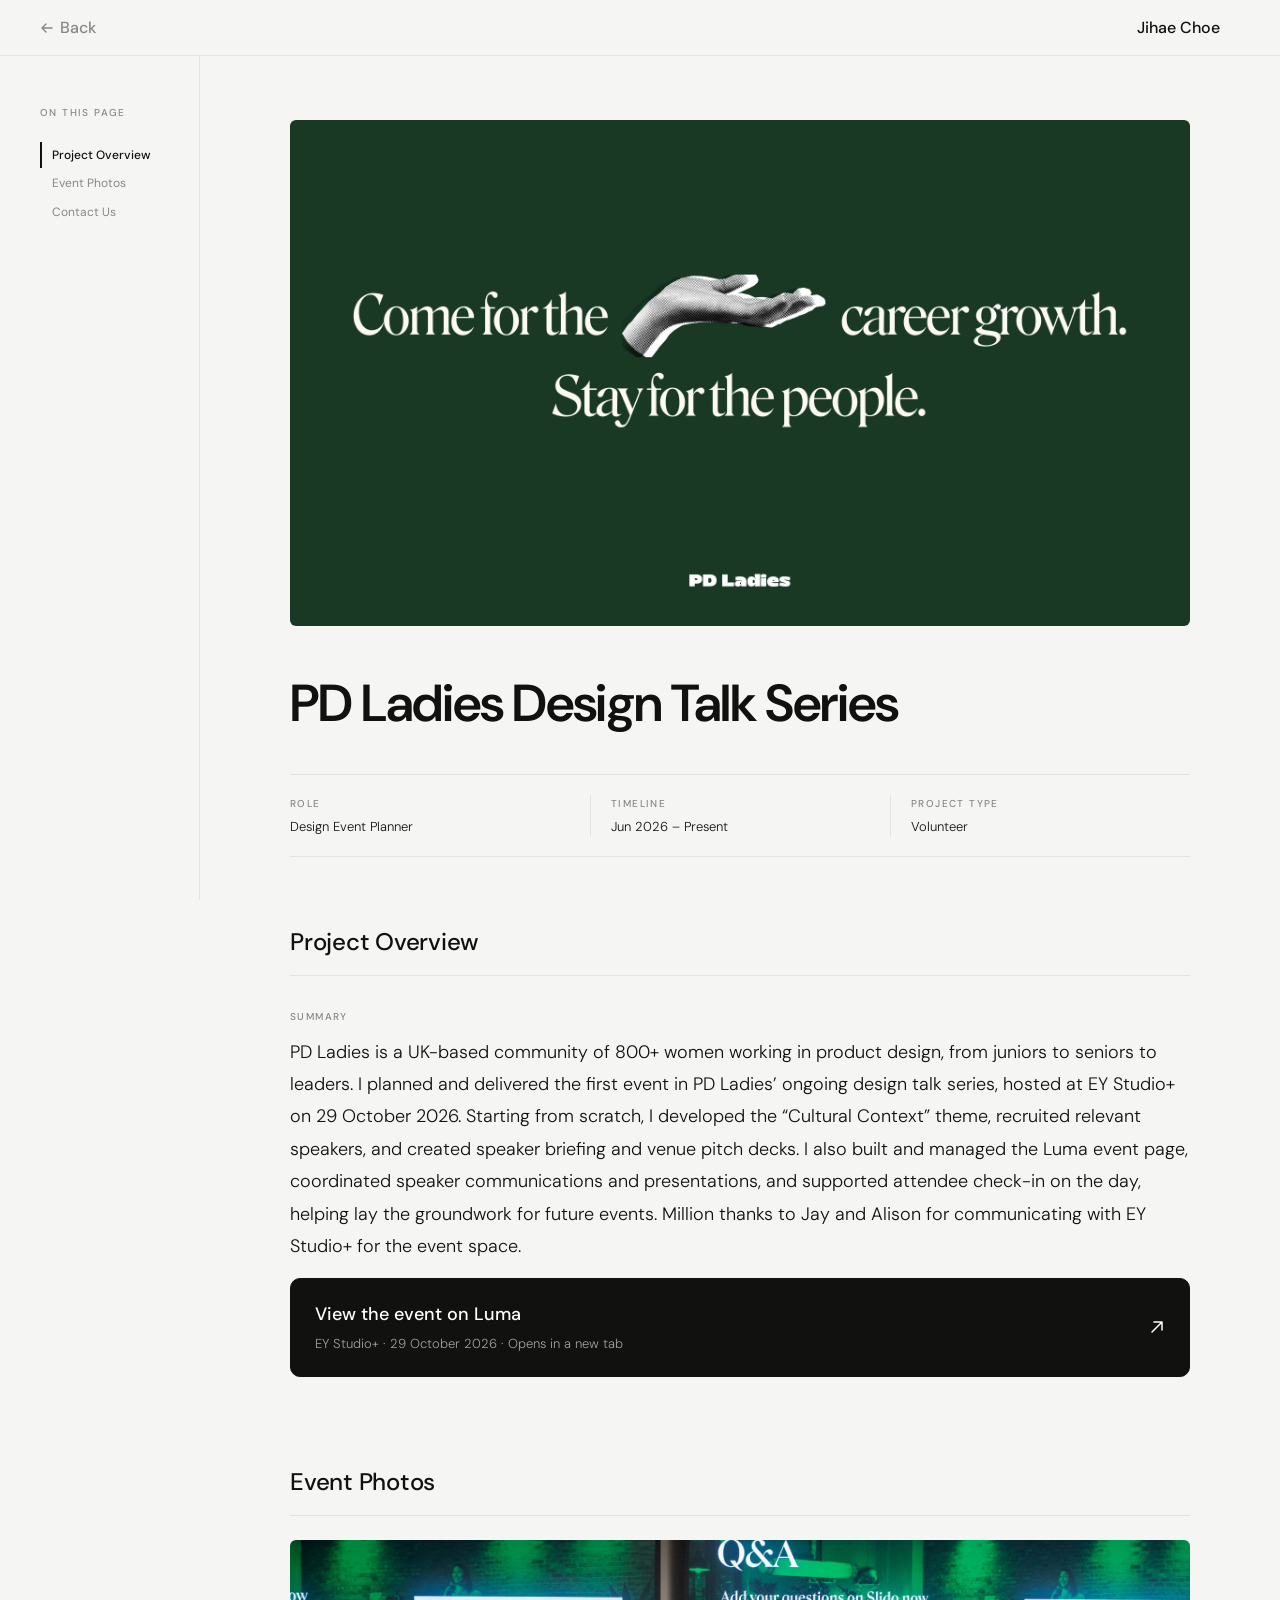
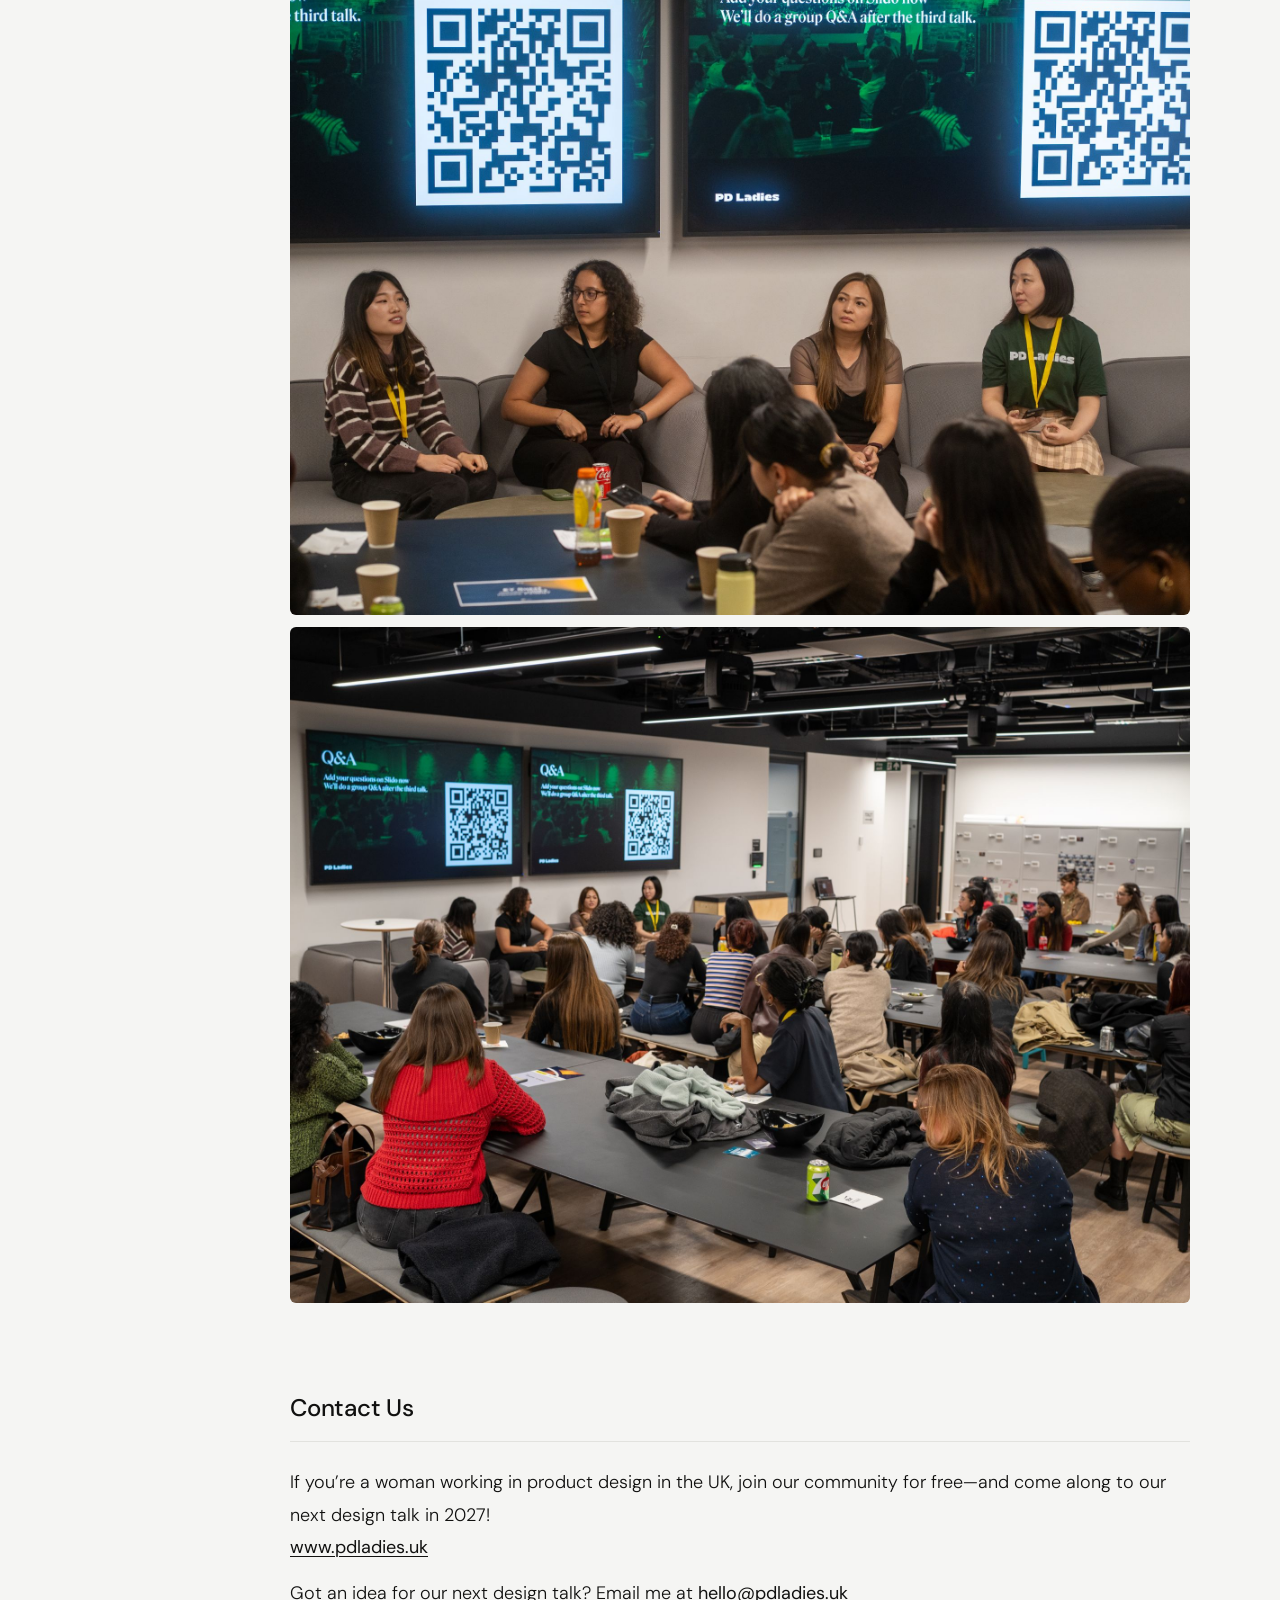
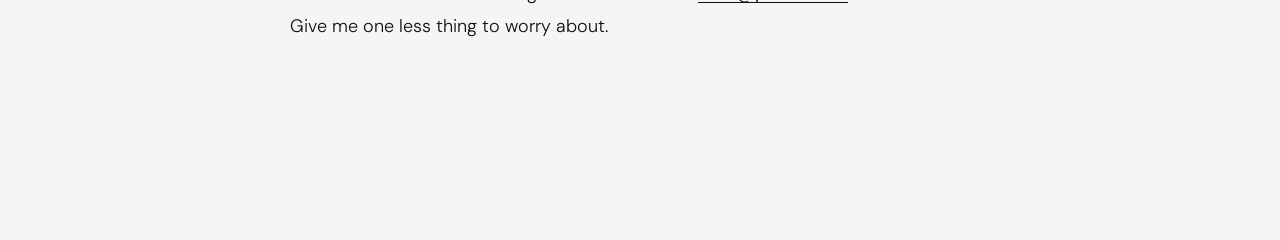
<file: case-studies/pdladies.html>
<!DOCTYPE html>
<html lang="en">
<head>
<meta charset="UTF-8">
<meta name="viewport" content="width=device-width, initial-scale=1.0">
<title>PD Ladies Design Talk Series — Jihae Choe</title>
<link href="https://fonts.googleapis.com/css2?family=DM+Sans:wght@300;400;500;600&display=swap" rel="stylesheet">
<link rel="stylesheet" href="casestudy.css?v=3">
<style>
/* center content column */
.content { display:flex; flex-direction:column; align-items:center; }
.content > * { width:100%; }

/* HERO — the series banner is already 16:9, so it fills the hero frame from casestudy.css */
img.hero-img { display:block; height:auto; object-fit:cover; }

/* EVENT PHOTOS — one photo per row, full content width */
.event-photos { display:grid; grid-template-columns:minmax(0,1fr); gap:12px; margin:20px 0; }
.event-photos img { display:block; width:100%; height:auto; border-radius:6px; background:#D9D6D0; }

/* EVENT PAGE LINK — same black link card as the From Hand to Font product link */
.link-card { display:flex; align-items:center; justify-content:space-between; gap:16px; background:var(--ink); border:1px solid var(--ink); border-radius:10px; padding:20px 24px; font-size:var(--body); text-decoration:none; color:#FFFFFF; margin:16px 0 20px; transition:background .2s; }
.link-card:hover { background:#333330; }
.link-card svg { flex-shrink:0; transition:transform .2s; }
.link-card:hover svg { transform:translate(2px,-2px); }
.link-text { display:flex; flex-direction:column; gap:2px; }
.link-title { font-weight:500; }
.link-sub { font-size:13px; font-weight:300; color:rgba(255,255,255,0.6); }

/* CONTACT US — underlined inline links */
.contact a { color:var(--ink); font-weight:400; text-decoration:underline; text-underline-offset:3px; text-decoration-thickness:1px; }
.contact a:hover { color:var(--muted); }
</style>
</head>
<body>
<nav>
  <div class="nav-inner">
    <a href="../index.html" class="nav-back"><svg width="14" height="14" viewBox="0 0 14 14" fill="none"><path d="M12 7H2M6 3L2 7l4 4" stroke="currentColor" stroke-width="1.4" stroke-linecap="round" stroke-linejoin="round"/></svg>Back</a>
    <a href="../index.html" class="nav-logo">Jihae Choe</a>
  </div>
</nav>

<div class="layout">
<aside class="sl">
  <div class="toc-label">On this page</div>
  <ul class="toc-list">
    <li><a href="#overview" class="active">Project Overview</a></li>
    <li><a href="#event-photos">Event Photos</a></li>
    <li><a href="#contact">Contact Us</a></li>
  </ul>
</aside>

<main class="content">
  <img class="hero-img" src="../images/PDLadies/hero.png" width="1920" height="1080" alt="PD Ladies banner on dark green reading 'Come for the career growth. Stay for the people.' with a halftone open hand">
  <h1 class="page-heading">PD Ladies Design Talk Series</h1>
  <div class="meta-row">
    <div class="mi"><div class="mk">Role</div><div class="mv">Design Event Planner</div></div>
    <div class="mi"><div class="mk">Timeline</div><div class="mv">Jun 2026 – Present</div></div>
    <div class="mi"><div class="mk">Project Type</div><div class="mv">Volunteer</div></div>
  </div>

  <!-- OVERVIEW -->
  <section class="section" id="overview">
    <div class="mid-title">Project Overview</div>
    <div class="cat">Summary</div>
    <p>PD Ladies is a UK-based community of 800+ women working in product design, from juniors to seniors to leaders. I planned and delivered the first event in PD Ladies’ ongoing design talk series, hosted at EY Studio+ on 29 October 2026. Starting from scratch, I developed the “Cultural Context” theme, recruited relevant speakers, and created speaker briefing and venue pitch decks. I also built and managed the Luma event page, coordinated speaker communications and presentations, and supported attendee check-in on the day, helping lay the groundwork for future events. Million thanks to Jay and Alison for communicating with EY Studio+ for the event space.</p>
    <a class="link-card" href="https://luma.com/689vrfp1" target="_blank" rel="noopener noreferrer">
      <span class="link-text"><span class="link-title">View the event on Luma</span><span class="link-sub">EY Studio+ · 29 October 2026 · Opens in a new tab</span></span>
      <svg width="16" height="16" viewBox="0 0 16 16" fill="none" aria-hidden="true"><path d="M5 3h8v8M13 3L3 13" stroke="currentColor" stroke-width="1.5" stroke-linecap="round" stroke-linejoin="round"/></svg>
    </a>
  </section>

  <!-- EVENT PHOTOS -->
  <section class="section" id="event-photos">
    <div class="mid-title">Event Photos</div>
    <div class="event-photos">
      <img src="../images/PDLadies/panel.jpg" width="2000" height="1502" alt="Four panellists seated on a sofa beneath screens showing the Slido Q&amp;A slide, one of them speaking, with attendees in the foreground" loading="lazy">
      <img src="../images/PDLadies/audience.jpg" width="2000" height="1502" alt="Attendees seated at long tables facing the panel during the Q&amp;A, with the Q&amp;A slide on two screens" loading="lazy">
    </div>
  </section>

  <!-- CONTACT US -->
  <section class="section contact" id="contact">
    <div class="mid-title">Contact Us</div>
    <p>If you’re a woman working in product design in the UK, join our community for free—and come along to our next design talk in 2027!<br><a href="https://www.pdladies.uk" target="_blank" rel="noopener noreferrer">www.pdladies.uk</a></p>
    <p>Got an idea for our next design talk? Email me at <a href="mailto:hello@pdladies.uk">hello@pdladies.uk</a><br>Give me one less thing to worry about.</p>
  </section>
</main>

</div>

<script>
// "On this page": highlight the last section whose top has passed 30% of the viewport
// (the last section is short, so it also wins once the page is scrolled to the bottom)
const tocLinks=[...document.querySelectorAll('.toc-list a')].map(a=>({a,el:document.querySelector(a.getAttribute('href'))}));
function updateToc(){let cur=tocLinks[0];tocLinks.forEach(t=>{if(t.el.getBoundingClientRect().top<=innerHeight*0.3)cur=t;});if(innerHeight+scrollY>=document.documentElement.scrollHeight-2)cur=tocLinks[tocLinks.length-1];tocLinks.forEach(t=>t.a.classList.toggle('active',t===cur));}
addEventListener('scroll',updateToc,{passive:true});
addEventListener('load',updateToc);
updateToc();
</script>
</body>
</html>
</file>
<file: prototypes/earnify/css/styles.css>
/* Earnify onboarding prototype
   All values come from the Figma file "earnify-paid" (section 1:1968, iPhone 13 mini frames, 375 x 812).
   Coordinates are in Figma points; the device is scaled as a whole by js/app.js. */

:root {
  /* Figma variables */
  --blue: #0350fd;              /* button-base-color */
  --green: #04d180;             /* green-sub */
  --black: #191919;             /* default-black */
  --grey-unselected: #676b77;   /* grey-unselected (placeholders) */
  --grey-btn: #979ca8;          /* grey-next-button */
  --grey-btn-text: #c7c2c2;
  --input-bg: #eef1f8;          /* normal-input */
  --selected-bg: #dae6ff;       /* illust-button-selected */
  --pictogram-grey: #d9d9d9;    /* pictogramgrey */
  --tint-bg: #f6f6f6;           /* tintgrey-background */
  --tabbar-bg: #f8f8f8;
  --skip: #808080;
  --search-bg: #dedede;
  --overlay: rgba(140, 140, 140, 0.52);
  --picker-band: rgba(217, 217, 217, 0.54);
  --corner: 8px;

  --font-ibm: "IBM Plex Sans Devanagari", "IBM Plex Sans", system-ui, sans-serif;
  --font-poppins: "Poppins", system-ui, sans-serif;
  --font-sf: -apple-system, BlinkMacSystemFont, "SF Pro Text", "SF Pro", "Helvetica Neue", system-ui, sans-serif;

  /* Figma canvas behind the frames */
  --canvas: #444444;
}

* { box-sizing: border-box; }
html, body { margin: 0; height: 100%; }
body {
  background: var(--canvas);
  -webkit-font-smoothing: antialiased;
  -moz-osx-font-smoothing: grayscale;
  overflow: hidden;
}
button { font: inherit; color: inherit; -webkit-tap-highlight-color: transparent; }
img { display: block; }

/* ---------- Stage & device ---------- */
.stage {
  position: fixed;
  inset: 0;
  display: flex;
  align-items: center;
  justify-content: center;
  gap: 48px;
}
.device-wrap { position: relative; flex: none; }
.device {
  position: absolute;
  left: 0;
  top: 0;
  width: 375px;
  height: 812px;
  overflow: hidden;
  transform-origin: 0 0;
  background: #fff;
  font-family: var(--font-ibm);
  color: var(--black);
  letter-spacing: -0.5px;
  -webkit-user-select: none;
  user-select: none;
}
.device img { -webkit-user-drag: none; }
.device input { -webkit-user-select: text; user-select: text; }

/* ---------- Screens ---------- */
.screen {
  position: absolute;
  inset: 0;
  background: #fff;
  overflow: hidden;
  visibility: hidden;
  pointer-events: none;
}
.screen.is-active { visibility: visible; pointer-events: auto; }
.screen--home { background: var(--tint-bg); }
.abs { position: absolute; max-width: none; }
.scroll {
  position: absolute;
  overflow-x: hidden;
  overflow-y: auto;
  overscroll-behavior: contain;
  scrollbar-width: none;
}
.scroll::-webkit-scrollbar { display: none; }

/* ---------- Status bar (StatusBar component, 375 x 57) ---------- */
.status-bar {
  position: absolute;
  left: 0;
  top: 0;
  z-index: 40;
  width: 375px;
  height: 57px;
  display: flex;
  align-items: flex-end;
  justify-content: center;
  background: #fff;
  pointer-events: none;
}
.device[data-screen="home"] .status-bar,
.device[data-screen="home-goal"] .status-bar { background: var(--tint-bg); }
.sb-left {
  flex: 1 0 0;
  height: 100%;
  display: flex;
  flex-direction: column;
  align-items: center;
  justify-content: center;
  padding: 0 0 3px 10px;
}
.sb-time { position: relative; width: 54px; height: 21px; }
.sb-time span {
  position: absolute;
  left: 0;
  top: 1px;
  width: 54px;
  height: 20px;
  font: 600 16px/21px var(--font-sf);
  letter-spacing: -0.32px;
  text-align: center;
  color: #000;
}
.sb-island {
  flex: none;
  height: 100%;
  display: flex;
  flex-direction: column;
  align-items: center;
  justify-content: center;
  padding: 0 31px 0 26px;
}
.sb-island i { display: block; width: 125px; height: 37px; border-radius: 100px; background: #000; }
.sb-right {
  flex: 1 0 0;
  height: 100%;
  display: flex;
  align-items: center;
  justify-content: center;
  padding-right: 11px;
}

/* ---------- Home indicator (Line 5) ---------- */
.home-ind {
  position: absolute;
  z-index: 40;
  left: 121px;
  top: 800px;
  width: 134.391px;
  height: 5px;
  pointer-events: none;
}
.home-ind--short { left: 122px; width: 112px; display: none; }
.device[data-screen="banks"] .home-ind--long { display: none; }
.device[data-screen="banks"] .home-ind--short { display: block; }
.device[data-screen="home"] .home-ind--long,
.device[data-screen="home-goal"] .home-ind--long { left: 120.3px; top: 798.67px; }

/* ---------- Typography (Figma text styles) ---------- */
.h-xl {            /* IBM-HeadingXL200 */
  margin: 0;
  font: 400 28px/1.4 var(--font-ibm);
  letter-spacing: -0.5px;
}
.b-m {             /* IBM-BodyM200 */
  margin: 0;
  font: 400 16px/1.5 var(--font-ibm);
  letter-spacing: -0.5px;
}
.b-m-500 {         /* IBM-BodyM400 */
  margin: 0;
  font: 500 16px/1.6 var(--font-ibm);
  letter-spacing: -0.5px;
}
.b-l-500 {         /* IBM-BodyL400 */
  margin: 0;
  font: 500 20px/1.5 var(--font-ibm);
  letter-spacing: -0.5px;
}
.b-s {             /* IBM-BodyS200 */
  margin: 0;
  font: 400 14px/1.6 var(--font-ibm);
  letter-spacing: -0.5px;
}

/* ---------- Header: back chevron + title (+ body) ---------- */
.hdr { position: absolute; left: 0; width: 375px; display: flex; flex-direction: column; }
.back-row { position: relative; height: 24px; }
.back-btn {
  position: absolute;
  left: 0;
  top: -10px;
  width: 56px;
  height: 44px;
  padding: 0;
  border: 0;
  background: none;
  cursor: pointer;
}
.back-btn img { position: absolute; left: 19.25px; top: 15.25px; width: 7.5px; height: 13.5px; }
.title-row { padding: 8px 20px; }
.title-row .h-xl { width: 335px; }
.body-row { padding: 10px 20px; }

/* ---------- Progress bar ---------- */
.progress {
  position: absolute;
  left: 20px;
  top: 75px;
  width: 335px;
  height: 9px;
  display: flex;
  justify-content: space-between;
}
.progress i { display: block; flex: none; height: 9px; background: var(--pictogram-grey); }
.progress i.on { background: var(--blue); }
.skip {
  position: absolute;
  right: 20px;
  top: 85px;
  padding: 0;
  border: 0;
  background: none;
  font: 400 16px/1.5 var(--font-ibm);
  letter-spacing: -0.5px;
  color: var(--skip);
  cursor: pointer;
}

/* ---------- Button-Big-unselected ---------- */
.btn {
  position: absolute;
  left: 16px;
  width: 343px;
  height: 55px;
  padding: 16px 151px 15px 144px;
  border: 0;
  border-radius: 8px;
  display: flex;
  align-items: center;
  justify-content: center;
  background: var(--blue);
  color: #fff;
  font: 500 18px/1.6 var(--font-ibm);
  letter-spacing: -0.5px;
  white-space: nowrap;
  cursor: pointer;
}
.btn:disabled { background: var(--grey-btn); color: var(--grey-btn-text); cursor: default; }

/* ---------- Inputs ---------- */
.form { position: absolute; left: 0; width: 375px; display: flex; flex-direction: column; gap: 10px; }
.field { display: flex; flex-direction: column; gap: 4px; }
.field label { padding: 0 20px; font: 400 16px/1.5 var(--font-ibm); letter-spacing: -0.5px; }
.field input {
  margin: 0 0 0 20px;
  width: 335px;
  height: 46px;
  padding: 10px 12px;
  border: 0;
  border-radius: var(--corner);
  background: var(--input-bg);
  font: 400 16px/1.5 var(--font-ibm);
  letter-spacing: -0.5px;
  color: var(--black);
  outline: none;
  -webkit-appearance: none;
  appearance: none;
}
.field input::placeholder { color: var(--grey-unselected); opacity: 1; }

.lock-note {
  position: absolute;
  left: 0;
  width: 375px;
  padding: 0 20px;
  display: flex;
  gap: 15px;
  align-items: flex-start;
}
.lock-note img { flex: none; width: 22px; height: 29px; }
.lock-note p { width: 255px; height: 69px; }

/* ---------- Journey steps ---------- */
.j-line { position: absolute; height: 4px; transform: rotate(90deg); }
.j-dot {
  position: absolute;
  width: 46px;
  height: 46px;
  padding: 10px;
  border-radius: 9999px;
  display: flex;
  align-items: center;
  justify-content: center;
  background: var(--selected-bg);
  color: var(--black);
  font: 400 16px/1.5 var(--font-ibm);
  letter-spacing: -0.5px;
}
.j-dot.on { background: var(--blue); color: #fff; }
.j-label { position: absolute; margin: 0; white-space: nowrap; }

/* ---------- Birthday wheel picker ---------- */
.dob-picker { position: absolute; left: 0; top: 297px; width: 375px; height: 217px; overflow: hidden; }
.dob-band {
  position: absolute;
  left: 20px;
  top: 87.43px;
  width: 335.14px;
  height: 42.5px;
  border-radius: 6.071px;
  background: var(--picker-band);
}
.wheel-col {
  position: absolute;
  top: 0;
  height: 217px;
  touch-action: none;
  cursor: grab;
  outline: none;
}
.wheel-col:active { cursor: grabbing; }
.wheel-item {
  position: absolute;
  top: 0;
  font: 400 26.92px/normal var(--font-sf);
  letter-spacing: 0;
  color: var(--black);
  white-space: nowrap;
  pointer-events: none;
  will-change: transform, opacity;
}

/* ---------- Bank list ---------- */
.search {
  position: absolute;
  left: 20px;
  top: 181px;
  width: 335px;
  height: 34px;
  padding: 8px 10px 8px 12px;
  border-radius: 8px;
  background: var(--search-bg);
  display: flex;
  gap: 12px;
  align-items: center;
}
.search img { flex: none; width: 18px; height: 18px; }
.search input {
  width: 150.896px;
  flex: 1;
  height: 18px;
  padding: 0;
  border: 0;
  background: none;
  outline: none;
  font: 400 14px/normal var(--font-ibm);
  letter-spacing: 0;
  color: var(--black);
  -webkit-appearance: none;
  appearance: none;
}
.search input::placeholder { color: var(--grey-btn); opacity: 1; }
.search input::-webkit-search-cancel-button { display: none; }

.bank-list {
  position: absolute;
  left: 20px;
  top: 243px;
  width: 263px;
  display: flex;
  flex-direction: column;
  gap: 25px;
}
.bank {
  width: 263px;
  height: 44px;
  padding: 0;
  border: 0;
  background: none;
  display: flex;
  align-items: center;
  text-align: left;
}
button.bank { cursor: pointer; }
.bank[hidden] { display: none; }
.bank-logo {
  flex: none;
  width: 44px;
  height: 44px;
  border-radius: 50%;       /* Figma circle mask (Ellipse 180, 44 x 44) */
  overflow: hidden;
  background-repeat: no-repeat;
}
.bank-name {
  display: block;
  width: 207px;
  height: 20px;
  font: 500 16px/1.6 var(--font-ibm);
  letter-spacing: -0.5px;
  white-space: nowrap;
}

/* ---------- Terms bottom sheet (Frame 1707484657) ---------- */
.sheet-overlay {
  position: absolute;
  inset: 0;
  z-index: 55;
  background: var(--overlay);
  opacity: 0;
  pointer-events: none;
  transition: opacity 260ms ease;
}
.sheet-overlay.is-open { opacity: 1; pointer-events: auto; }
.sheet {
  position: absolute;
  left: 0;
  top: 447px;
  z-index: 60;
  width: 375px;
  height: 365px;
  overflow: hidden;
  border-radius: 8px 8px 0 0;
  background: #fff;
  transform: translateY(100%);
  visibility: hidden;
  transition: transform 340ms cubic-bezier(0.2, 0.8, 0.2, 1), visibility 0s linear 340ms;
}
.sheet.is-open { transform: none; visibility: visible; transition: transform 340ms cubic-bezier(0.2, 0.8, 0.2, 1); }
/* Figma centres these fixed-width text boxes inside 335px rows (title lands at x 23, body at x 18.5). */
.sheet-title,
.sheet-body {
  position: absolute;
  left: 0;
  width: 375px;
  padding: 10px 20px;
  display: flex;
  align-items: center;
  justify-content: center;
}
.sheet-title { top: 14px; }
.sheet-body { top: 91px; }
.sheet-title p { flex: none; width: 329px; }
.sheet-body div { flex: none; width: 338px; }
.sheet .btn { top: 262px; }
.sheet .sheet-ind { position: absolute; left: 121px; top: 352px; width: 134.391px; height: 5px; }

/* ---------- Bank consent (image based screen, 375 x 1176) ---------- */
.consent-scroll { inset: 0; }
.consent-page { position: relative; width: 375px; height: 1176px; overflow: hidden; }
.clip { position: absolute; overflow: hidden; }
.hotspot {
  position: absolute;
  padding: 0;
  border: 0;
  background: transparent;
  cursor: pointer;
}

/* ---------- Which account ---------- */
.acct-list { position: absolute; left: 0; top: 261px; width: 375px; display: flex; flex-direction: column; gap: 12px; }
.acct { height: 60px; padding: 0 20px; display: flex; flex-direction: column; justify-content: center; }
.acct-box {
  flex: none;
  width: 335px;
  height: 63px;
  padding: 12px 16px;
  border: 0;
  border-radius: var(--corner);
  background: var(--input-bg);
  display: flex;
  align-items: center;
  gap: 16px;
  text-align: left;
  cursor: pointer;
}
.acct-box[aria-checked="true"] { background: var(--selected-bg); }
.acct-box .cb { flex: none; width: 19px; height: 19px; }
.acct-box .cb-on { display: none; }
.acct-box[aria-checked="true"] .cb-on { display: block; }
.acct-box[aria-checked="true"] .cb-off { display: none; }
.acct-text { width: 263px; display: flex; align-items: center; white-space: nowrap; }

/* ---------- What happens after 90 days ---------- */
.info-list { position: absolute; left: 0; top: 341px; width: 375px; display: flex; flex-direction: column; gap: 12px; }
.info { padding: 0 30px; display: flex; gap: 12px; align-items: flex-start; }
.info img { flex: none; width: 24px; height: 34px; }
.info-text { width: 258px; padding-top: 4px; display: flex; flex-direction: column; gap: 4px; color: #000; }
.info-text .b-m-500 { height: 26px; }
.info-text .b-m { height: 49px; }

/* ---------- Home ---------- */
.home-scroll { left: 0; top: 0; width: 375px; height: 729px; }
.home-content { position: relative; width: 375px; height: 920px; }
.home-sec { position: absolute; width: 375px; display: flex; flex-direction: column; gap: 8px; }
.home-h { padding: 0 20px; white-space: nowrap; }
.home-cards { display: flex; flex-direction: column; gap: 16px; }
.home-card {
  margin: 0 20px;
  padding: 8px 16px;
  border-radius: 8px;
  background: #fff;
  display: flex;
  align-items: center;
  justify-content: space-between;
  color: #000;
}
.hc-left { width: 207px; flex: none; display: flex; gap: 6px; align-items: center; }
.hc-left--plain { gap: 0; }
.hc-text { padding: 10px; white-space: nowrap; }
.hc-left--plain .hc-text { padding-left: 0; }
.hc-ico { flex: none; width: 24px; height: 24px; }
.hc-box {
  flex: none;
  width: 24px;
  height: 24px;
  padding: 2px 1px 1px;
  background: #fff;
  display: flex;
  flex-direction: column;
  align-items: flex-start;
}
.hc-box img { width: 22px; height: 21px; }
.hc-emoji { font-size: 24px; line-height: normal; letter-spacing: 0; white-space: nowrap; }
.hc-emoji--sparkles { font-weight: 700; line-height: 21px; letter-spacing: -0.32px; }
.hc-chev { flex: none; width: 24px; height: 24px; transform: rotate(180deg); }

.tabbar {
  position: absolute;
  left: 0;
  top: 729px;
  width: 375px;
  height: 83px;
  background: var(--tabbar-bg);
  display: flex;
  flex-direction: column;
  align-items: center;
  gap: 9px;
}
.tab-row { width: 375px; padding: 8px 28px 16px; display: flex; gap: 39px; align-items: center; }
.tab { flex: none; display: flex; flex-direction: column; gap: 4px; align-items: center; }
.tab img { width: 24px; height: 24px; }
.tab span {
  display: flex;
  flex-direction: column;
  justify-content: center;
  min-width: 100%;
  height: 13.668px;
  font: 500 10px/normal var(--font-ibm);
  letter-spacing: 0;
  color: #000;
  text-align: center;
  white-space: nowrap;
}
.tab.is-current span { font-weight: 700; }

.fab {
  position: absolute;
  left: 207.2px;
  top: 669.27px;
  padding: 13.399px 22px 13.399px 16px;
  border: 0;
  border-radius: 6698.837px;
  background: var(--blue);
  color: #fff;
  display: flex;
  gap: 6.7px;
  align-items: center;
  justify-content: center;
  font: 500 16px/1.6 var(--font-ibm);
  letter-spacing: -0.5px;
  white-space: nowrap;
}
.fab img { width: 24px; height: 24px; }

/* Keyboard focus only (no visual change for pointer users) */
.device button:focus { outline: none; }
.device button:focus-visible,
.wheel-col:focus-visible { outline: 2px solid var(--blue); outline-offset: 2px; }

/* ---------- Prototype panel (outside the app, not part of the Figma design) ---------- */
.panel {
  flex: none;
  width: 248px;
  max-height: calc(100vh - 64px);
  overflow-y: auto;
  scrollbar-width: none;
  color: #bdbdbd;
  font: 400 13px/1.4 system-ui, -apple-system, "Segoe UI", sans-serif;
}
.panel::-webkit-scrollbar { display: none; }
.panel-head { display: flex; justify-content: flex-end; }
.panel-steps { margin: 14px 0 0; padding: 0; list-style: none; counter-reset: step; }
.panel-steps li { counter-increment: step; }
.panel-steps button {
  width: 100%;
  padding: 4px 8px 4px 30px;
  border: 0;
  border-radius: 6px;
  background: none;
  color: inherit;
  text-align: left;
  position: relative;
  cursor: pointer;
}
.panel-steps button::before {
  content: counter(step);
  position: absolute;
  left: 8px;
  width: 16px;
  text-align: right;
  color: #7a7a7a;
  font-variant-numeric: tabular-nums;
}
.panel-steps button:hover { background: rgba(255, 255, 255, 0.06); color: #e6e6e6; }
.panel-steps button[aria-current="step"] { background: rgba(255, 255, 255, 0.12); color: #fff; }
.panel-steps .panel-branch { margin-left: 30px; padding: 0 8px 3px; color: #8a8a8a; font-size: 12px; }
.panel-steps--plain button::before { content: "•"; }

/* Routes: one accordion per flow, at most one open */
.panel-routes { margin-top: 16px; display: flex; flex-direction: column; gap: 8px; }
.route { border-radius: 10px; background: rgba(255, 255, 255, 0.04); }
.route-head {
  width: 100%;
  display: flex;
  align-items: center;
  gap: 8px;
  padding: 11px 12px;
  border: 0;
  border-radius: 10px;
  background: none;
  color: #fff;
  font-weight: 600;
  text-align: left;
  cursor: pointer;
}
.route-head:hover { background: rgba(255, 255, 255, 0.06); }
.route-head:focus { outline: none; }
.route-head:focus-visible { outline: 2px solid #8a8a8a; outline-offset: -2px; }
.route-title { flex: 1; min-width: 0; }
.route-count { flex: none; color: #8a8a8a; font-size: 12px; font-weight: 400; }
.route-chev {
  flex: none;
  width: 7px;
  height: 7px;
  margin: -3px 3px 0 2px;
  border-right: 1.5px solid #9a9a9a;
  border-bottom: 1.5px solid #9a9a9a;
  transform: rotate(45deg);
  transition: transform 0.2s ease;
}
.route:not(.is-open) .route-chev { margin-top: 0; transform: rotate(-45deg); }
.route-body { display: grid; grid-template-rows: 0fr; transition: grid-template-rows 0.25s ease; }
.route.is-open .route-body { grid-template-rows: 1fr; }
.route-inner { min-height: 0; overflow: hidden; visibility: hidden; transition: visibility 0s 0.25s; }
.route.is-open .route-inner { visibility: visible; transition: visibility 0s; }
.route .panel-steps { margin: 0; padding: 0 4px 8px; }
.route-sub {
  margin: 4px 0 4px;
  padding: 0 12px;
  color: #8a8a8a;
  font-size: 11px;
  font-weight: 600;
  letter-spacing: 0.06em;
  text-transform: uppercase;
}
.panel-restart {
  flex: none;
  padding: 6px 12px;
  border: 1px solid #6a6a6a;
  border-radius: 6px;
  background: none;
  color: #e6e6e6;
  cursor: pointer;
}
.panel-restart:hover { border-color: #9a9a9a; }

@media (max-width: 759px) {
  .panel { display: none; }
}

@media (prefers-reduced-motion: reduce) {
  .sheet, .sheet.is-open, .sheet-overlay { transition: none; }
  .route-body, .route-inner, .route-chev { transition: none; }
}

/* Touch cursor — inside the prototype the pointer is a soft grey circle, like a fingertip,
   so it stays visible on the phone screens. Only this iframe uses it; the portfolio page keeps its normal cursor.
   48px image, hotspot at its centre. The second rule gives retina screens the sharp 2x image. */
html, html * {
  cursor: url("[data-uri]") 24 24, auto !important;
  cursor: image-set(url("[data-uri]") 1x, url("[data-uri]") 2x) 24 24, auto !important;
}
</file>
<file: prototypes/earnify/css/goal.css>
/* "Setting own goal with own time frame" flow — Figma section 9:521.
   Shares tokens and components with css/styles.css. */

:root {
  --option-selected: #aec7ff;   /* Button-Option selected */
  --brand-blue: #260dff;        /* brandblue (calendar "today" ring) */
  --font-inter: "Inter", system-ui, sans-serif;
}

.g-black { color: #000; }
.g-nowrap { white-space: nowrap; }
.h-l {                          /* IBM-HeadingL200 */
  margin: 0;
  font: 400 24px/1.4 var(--font-ibm);
  letter-spacing: -0.5px;
  white-space: nowrap;
}
.h-l.g-wrap { width: 335px; white-space: normal; color: var(--black); }

/* ---------- What is your goal about? ---------- */
.g-cat-list { position: absolute; left: 0; width: 375px; display: flex; flex-direction: column; gap: 8px; }
.g-cat {
  margin-left: 20px;
  width: 335px;
  height: 70px;
  padding: 12px 8px 12px 16px;
  border: 0;
  border-radius: var(--corner);
  background: var(--input-bg);
  display: flex;
  align-items: center;
  gap: 6px;
  text-align: left;
  cursor: pointer;
}
.g-cat.is-selected { background: var(--selected-bg); }
.g-cat-emoji {
  flex: none;
  width: 26px;
  height: 26px;
  display: flex;
  align-items: center;
  justify-content: center;
  font: 400 24px/21px var(--font-inter);
  letter-spacing: -0.32px;
  color: #000;
}
.g-emoji-shadow { text-shadow: 0 4px 4px rgba(0, 0, 0, 0.04); }
.g-cat-text {
  padding: 0 10px;
  font: 400 16px/1.5 var(--font-ibm);
  letter-spacing: -0.5px;
  color: var(--black);
  white-space: nowrap;
}

/* ---------- Form building blocks ---------- */
.g-form { position: absolute; left: 0; width: 375px; display: flex; flex-direction: column; gap: 28px; }
.g-group { display: flex; flex-direction: column; gap: 4px; }
.g-label {
  margin: 0;
  padding: 0 20px;
  font: 400 16px/1.5 var(--font-ibm);
  letter-spacing: -0.5px;
  color: #000;
  white-space: nowrap;
}
.g-label.g-ink { color: var(--black); }
.g-input {
  margin: 0 0 0 20px;
  width: 335px;
  height: 44px;
  padding: 10px 12px;
  border: 0;
  border-radius: var(--corner);
  background: var(--input-bg);
  font: 400 16px/1.5 var(--font-ibm);
  letter-spacing: -0.5px;
  color: var(--black);
  outline: none;
  -webkit-appearance: none;
  appearance: none;
}
.g-input::placeholder { color: var(--grey-unselected); opacity: 1; }

/* Quick name suggestions */
.g-chips { padding: 10px 10px 10px 21px; display: flex; flex-direction: column; gap: 12px; }
.g-chip-row { display: flex; gap: 8px; align-items: center; }
.g-chip {
  flex: none;
  padding: 8px 16px 8px 8px;
  border: 0;
  border-radius: 999px;
  background: var(--input-bg);
  display: flex;
  gap: 2px;
  align-items: center;
  cursor: pointer;
}
.g-chip.is-selected { background: var(--selected-bg); }
.g-chip-emoji {
  width: 24px;
  height: 24px;
  display: flex;
  align-items: center;
  justify-content: center;
  font: 400 14px/normal var(--font-inter);
  color: #000;
}
.g-chip-text { font: 400 14px/1.6 var(--font-ibm); letter-spacing: -0.5px; color: #000; white-space: nowrap; }

/* How do you want to save? */
.g-methods { position: absolute; left: 0; width: 375px; display: flex; flex-direction: column; gap: 20px; }
.g-method {
  margin-left: 19px;
  width: 336px;
  padding: 16px;
  border: 0;
  border-radius: var(--corner);
  background: var(--input-bg);
  display: flex;
  gap: 20px;
  align-items: center;
  text-align: left;
  cursor: pointer;
}
.g-method.is-selected { background: var(--selected-bg); }
.g-method-emoji {
  flex: none;
  width: 32px;
  height: 32px;
  display: flex;
  align-items: center;
  justify-content: center;
  font: 400 32px/39px var(--font-inter);
  letter-spacing: -0.32px;
  color: #000;
}
.g-emoji-drop { filter: drop-shadow(0 4px 2px rgba(0, 0, 0, 0.09)); }
.g-method-text { width: 252px; display: flex; flex-direction: column; gap: 10px; color: #000; }
.g-method-title { display: block; height: 22px; font: 400 20px/1.5 var(--font-ibm); letter-spacing: -0.5px; white-space: nowrap; }
.g-method-desc { display: block; font: 400 14px/1.6 var(--font-ibm); letter-spacing: -0.5px; white-space: nowrap; }

/* ---------- Growing, scrolling form pages ---------- */
.g-scroll { inset: 0; }
.g-page { position: relative; min-height: 812px; padding: 73px 0 47px; display: flex; flex-direction: column; }
.g-hdr { flex: none; }
.g-spacer { flex: 1 0 28px; }
.btn.g-cta { position: relative; left: auto; top: auto; flex: none; margin-left: 16px; }
.btn[hidden] { display: none; }

/* Duration dropdown (open state: 2px blue stroke that does not move the content, as in Figma) */
.g-dd-box {
  margin-left: 20px;
  width: 335px;
  height: 46px;
  padding: 10px 12px;
  border-radius: var(--corner);
  background: var(--input-bg);
  display: flex;
  align-items: center;
  justify-content: space-between;
  gap: 10px;
  cursor: pointer;
  outline: none;
}
.g-dd.is-open .g-dd-box { box-shadow: inset 0 0 0 2px var(--blue); }
.g-dd-box:focus-visible { box-shadow: inset 0 0 0 2px var(--blue); }
.g-dd-text { font: 400 16px/1.5 var(--font-ibm); letter-spacing: -0.5px; color: var(--black); white-space: nowrap; }
.g-dd-text.is-placeholder { color: var(--grey-unselected); }
.g-dd-text[hidden], .g-dd-input[hidden] { display: none; }
.g-dd-chev { flex: none; width: 24px; height: 24px; }
.g-dd.is-filled:not(.is-open) .g-dd-chev { display: none; }
.g-dd-input {
  flex: 1;
  min-width: 0;
  height: 24px;
  padding: 0;
  border: 0;
  background: none;
  outline: none;
  font: 400 16px/1.5 var(--font-ibm);
  letter-spacing: -0.5px;
  color: var(--black);
}
.g-dd-input::placeholder { color: var(--grey-unselected); opacity: 1; }
.g-dd-panel {
  margin: -4px 0 0 20px;
  width: 335px;
  border-radius: var(--corner);
  background: var(--input-bg);
  overflow: hidden;
  display: flex;
  flex-direction: column;
}
.g-dd-panel[hidden] { display: none; }
.g-dd--regular .g-dd-panel { margin-top: -3px; }
.g-dd-opt {
  flex: none;
  height: 44px;
  padding: 5px 0 4px 16px;
  border: 0;
  background: none;
  display: flex;
  align-items: center;
  text-align: left;
  font: 400 16px/1.5 var(--font-ibm);
  letter-spacing: -0.5px;
  color: var(--black);
  cursor: pointer;
}
.g-dd--target .g-dd-opt + .g-dd-opt { margin-top: -1px; }
.g-dd-opt:hover, .g-dd-opt.is-selected { background: var(--selected-bg); }

/* Saving plan options (Button-Option) */
.g-plan { margin-top: 30px; display: flex; flex-direction: column; gap: 4px; }
.g-plan[hidden], .g-start[hidden], .g-summary[hidden], .g-cal[hidden] { display: none; }
.g-info { margin-left: 20px; width: 335.344px; height: 19px; display: flex; gap: 4px; align-items: center; }
.g-info img { flex: none; width: 16px; height: 16px; }
.g-info p { margin: 0; width: 316.57px; font: 400 12px/1.6 var(--font-ibm); letter-spacing: -0.5px; color: var(--black); white-space: nowrap; }
.g-opts { display: flex; flex-direction: column; gap: 8px; }
.g-plan .g-opts { margin-top: 4px; gap: 16px; }   /* complete-state frame 9:2207 */
.g-opt {
  margin-left: 20px;
  width: 335.69px;
  height: 48px;
  padding: 12px 0;
  border: 0;
  border-radius: 8px;
  background: var(--selected-bg);
  display: flex;
  align-items: center;
  justify-content: center;
  font: 400 16px/1.5 var(--font-ibm);
  letter-spacing: -0.5px;
  color: var(--black);
  white-space: nowrap;
  cursor: pointer;
}
.g-opt.is-selected { background: var(--option-selected); }

/* When should you start the saving? */
.g-start { margin-top: 60px; display: flex; flex-direction: column; gap: 8px; }
.g-spacer--target { flex-basis: 27.69px; }

/* Calendar component (385px card with a 40px header; the target-flow frame 9:2207 uses a 34px header) */
.g-cal {
  margin-left: 20px;
  width: 335px;
  padding: 16px;
  border-radius: 8px;
  background: var(--input-bg);
  display: flex;
  flex-direction: column;
  gap: 16px;
  flex: none;
}
.g-cal--regular { margin-top: 20.21px; }
.g-cal-head { margin: 0; height: 40px; font: 400 24px/1.4 var(--font-ibm); letter-spacing: -0.5px; color: var(--black); white-space: nowrap; }
#targetCal .g-cal-head { height: 34px; }
/* Regular start screen: Next sits 44px under the calendar (9:2621) and 28px under the summary (9:2656). */
.g-page--start .g-spacer { flex-basis: 44px; }
.g-page--start.has-summary .g-spacer { flex-basis: 28px; }
.g-cal-body { display: flex; flex-direction: column; gap: 26px; }
.g-cal-month { height: 21px; display: flex; align-items: center; justify-content: space-between; }
.g-cal-mlabel { width: 218px; display: flex; gap: 8px; align-items: center; }
.g-cal-mlabel span { min-width: 92px; height: 21px; display: flex; align-items: center; font: 400 16px/1.5 var(--font-ibm); letter-spacing: -0.5px; color: var(--black); white-space: nowrap; }
.g-cal-caret { position: relative; flex: none; width: 8.5px; height: 4px; }
.g-cal-caret img { position: absolute; left: 0.651px; top: 0; width: 7.284px; height: 3.85px; }
.g-cal-nav { position: relative; flex: none; width: 50.5px; height: 10px; }
.g-cal-nav img { position: absolute; left: -0.707px; top: -0.5px; width: 51.914px; height: 11px; }
.g-cal-nav button { position: absolute; top: -12px; width: 26px; height: 34px; padding: 0; border: 0; background: none; cursor: pointer; }
.g-cal-prev { left: -8px; }
.g-cal-next { right: -8px; }
.g-cal-grid { height: 250px; display: flex; flex-direction: column; gap: 8px; }
.g-cal-row { height: 26px; display: flex; align-items: center; justify-content: space-between; }
.g-cal-weeks { height: 216px; display: flex; flex-direction: column; justify-content: space-between; }
.g-cal-cell {
  flex: none;
  width: 26px;
  height: 26px;
  padding: 0;
  border: 0;
  border-radius: 999px;
  background: none;
  display: flex;
  align-items: center;
  justify-content: center;
  font: 400 12px/1.5 var(--font-inter);
  letter-spacing: -0.32px;
  color: #000;
}
button.g-cal-cell { cursor: pointer; }
.g-cal-cell.is-today { box-shadow: inset 0 0 0 1.5px var(--brand-blue); }
.g-cal-cell.is-selected { background: var(--blue); color: #fff; box-shadow: none; }

/* Black summary card */
.g-summary {
  flex: none;
  margin: 20px 0 0 20px;
  width: 335px;
  padding: 18px 16px;
  border-radius: var(--corner);
  background: var(--black);
  display: flex;
  flex-direction: column;
  gap: 2px;
  color: #fff;
}
.g-summary p { margin: 0; letter-spacing: -0.5px; white-space: nowrap; }
.g-summary p:first-child { font: 400 14px/1.6 var(--font-ibm); }
.g-summary p:last-child { height: 42px; font: 400 32px/1.4 var(--font-ibm); }
.g-summary--regular { margin-top: 32px; }

/* When do you want to start saving? (Save regularly) */
.g-starts { margin: 24.79px 0 0 20px; display: flex; gap: 8px; }
.g-start-opt {
  width: 164px;
  height: 92px;
  padding: 10px 0;
  border: 0;
  border-radius: var(--corner);
  background: var(--input-bg);
  display: flex;
  flex-direction: column;
  align-items: center;
  cursor: pointer;
}
.g-start-opt--today { padding: 10px; gap: 7px; }
.g-start-opt.is-selected { background: var(--option-selected); }
.g-start-main { width: 144px; display: flex; flex-direction: column; align-items: center; }
.g-start-opt img { width: 24px; height: 24px; }
.g-start-label { font: 400 16px/1.5 var(--font-ibm); letter-spacing: -0.5px; color: var(--black); white-space: nowrap; }
.g-start-note { width: 100%; text-align: center; font: 400 10px/1.6 var(--font-ibm); letter-spacing: -0.5px; color: var(--black); }

/* ---------- Confirm your saving plan ---------- */
.g-confirm { position: absolute; left: 0; width: 375px; display: flex; flex-direction: column; gap: 20px; }
.g-c-group { display: flex; flex-direction: column; gap: 8px; }
.g-c-group--tight { gap: 0; }
.g-c-label, .g-c-value { margin: 0; padding: 0 20px; display: flex; align-items: center; letter-spacing: -0.5px; color: #000; white-space: nowrap; }
.g-c-label { height: 26px; font: 400 16px/1.5 var(--font-ibm); }
.g-c-value { height: 30px; font: 500 20px/1.5 var(--font-ibm); }
.g-c-sub { display: flex; flex-direction: column; gap: 8px; }
.g-c-info { padding: 0 20px; display: flex; gap: 4px; align-items: flex-start; }
.g-c-info[hidden] { display: none; }
.g-c-info img { flex: none; width: 16px; height: 16px; }
.g-c-info p { margin: 0; width: 316px; font: 400 12px/1.6 var(--font-ibm); letter-spacing: -0.5px; color: var(--black); }

/* Saving plan all set (335px wide button, leading normal, no tracking) */
.btn.g-btn-335 { width: 335px; font: 500 18px/normal var(--font-ibm); letter-spacing: 0; }

/* ---------- Home with a goal — Figma 9:2373 ---------- */
button.home-card { width: 335px; border: 0; text-align: left; font: inherit; cursor: pointer; }
.home-card[hidden] { display: none; }
.home-goal { flex-direction: column; align-items: stretch; justify-content: flex-start; gap: 12px; padding: 12px; }
.hg-row { height: 42px; display: flex; align-items: center; justify-content: space-between; }
.hg-left { min-width: 66.57px; display: flex; flex-direction: column; }
.hg-name { font: 500 16px/1.6 var(--font-ibm); letter-spacing: -0.5px; color: var(--black); white-space: nowrap; }
.hg-sub { font: 400 12px/1.6 var(--font-ibm); letter-spacing: -0.5px; color: var(--black); white-space: nowrap; }
.hg-right { width: 70px; display: flex; flex-direction: column; align-items: flex-end; }
.hg-right img { width: 24px; height: 24px; }
.hg-amount { height: 16px; display: flex; align-items: center; }
.hg-bar { display: block; height: 12px; border-radius: 8px; background: #d1d1d1; overflow: hidden; }
.hg-bar i {
  display: block;
  width: 6.938px;
  height: 12px;
  border-radius: 8px;
  background: var(--blue);
  box-shadow: inset 0 -4px 4px rgba(3, 80, 253, 0.01), inset 0 4px 4px rgba(21, 0, 255, 0.02);
}
.screen--home-goal .fab { filter: drop-shadow(0 4px 2px rgba(0, 0, 0, 0.09)); }   /* 9:2373 only */

/* ---------- Penny check-in bottom sheet ---------- */
.psheet {
  position: absolute;
  left: 0;
  bottom: 0;
  z-index: 60;
  width: 375px;
  height: 523px;
  overflow: hidden;
  border-radius: 24px 24px 0 0;
  background: #fff;
  transform: translateY(100%);
  visibility: hidden;
  transition: transform 340ms cubic-bezier(0.2, 0.8, 0.2, 1), height 260ms ease, visibility 0s linear 340ms;
}
.psheet.is-open {
  transform: none;
  visibility: visible;
  transition: transform 340ms cubic-bezier(0.2, 0.8, 0.2, 1), height 260ms ease;
}
.psheet > * { position: absolute; }
.psheet-grab { left: 0; top: 0; width: 375px; height: 24px; padding-top: 12px; display: flex; justify-content: center; }
.psheet-grab i { display: block; width: 40px; height: 4px; border-radius: 999px; background: #d1d5dc; }
.psheet-head {
  left: 0;
  top: 24px;
  width: 375px;
  height: 45px;
  padding: 0 16px 0.667px;
  border-bottom: 0.667px solid #e5e7eb;
  display: flex;
  align-items: center;
  justify-content: space-between;
}
.psheet-head p { margin: 0; height: 28px; padding-top: 0.33px; font: 400 16px/1.5 var(--font-ibm); letter-spacing: -0.5px; color: #0a0a0a; white-space: nowrap; }
.psheet-close { width: 32px; height: 32px; padding: 0; border: 0; border-radius: 999px; background: none; display: flex; align-items: center; justify-content: center; cursor: pointer; }
.psheet-close img { width: 20px; height: 20px; }
.psheet-who { left: 20px; top: 102px; display: flex; gap: 7px; align-items: center; }
.psheet-who img { width: 20px; height: 20px; }
.psheet-who span { font: 400 16px/1.5 var(--font-ibm); letter-spacing: -0.5px; color: #0a0a0a; }
.psheet-msg { left: 0; top: 136px; width: 375px; padding: 10px 20px; }
.psheet-msg p { margin: 0; font: 400 16px/1.5 var(--font-ibm); letter-spacing: -0.5px; color: #000; white-space: pre-line; }
.psheet-msg em { font-style: normal; color: var(--blue); }
.psheet-field { left: 20px; top: 250px; width: 335px; height: 44px; }
.psheet-field input {
  width: 335px;
  height: 44px;
  padding: 10px 12px;
  border: 0;
  border-radius: var(--corner);
  background: var(--input-bg);
  font: 400 16px/1.5 var(--font-ibm);
  letter-spacing: -0.5px;
  color: var(--black);
  outline: none;
  -webkit-appearance: none;
  appearance: none;
}
.psheet-field input::placeholder { color: var(--grey-btn); opacity: 1; }
.psheet-opt {
  left: 20.35px;
  width: 335.69px;
  height: 48px;
  padding: 12px 0;
  border: 0;
  border-radius: 8px;
  background: var(--selected-bg);
  display: flex;
  align-items: center;
  justify-content: center;
  font: 400 16px/1.5 var(--font-ibm);
  letter-spacing: -0.5px;
  color: var(--black);
  white-space: nowrap;
  cursor: pointer;
}
.psheet-opt.is-selected { background: var(--option-selected); }
.psheet-sparkles { left: 0; top: 0; width: 375px; height: 0; display: none; pointer-events: none; }
.psheet-sparkles img { position: absolute; }
.psheet-check { left: 76.86px; top: 266.88px; width: 191px; height: 149px; display: none; }
.psheet-ind { left: 121px; top: 510.77px; width: 134.391px; height: 5px; }
.ios-kb { left: 0; width: 375px; height: 293px; display: none; }
.ios-kb > img { display: block; width: 375px; height: 293px; }

.psheet[data-kind="input"] .psheet-opt { display: none; }
.psheet[data-kind="options"] .psheet-field { display: none; }
.psheet.is-celebrating .psheet-sparkles { display: block; }
.psheet.is-done .psheet-opt,
.psheet.is-done .psheet-sparkles { display: none; }
.psheet.is-done .psheet-check { display: block; }
.psheet.has-kb .ios-kb { display: block; }
.psheet.has-kb .psheet-ind { display: none; }

/* ---------- On-screen keyboards (js/keyboard.js) ---------- */
/* Clickable keys over the Figma keyboard image (9:2888) */
.kb-key { position: absolute; padding: 0; border: 0; border-radius: 5px; background: transparent; cursor: pointer; }
.kb-key:active { background: rgba(0, 0, 0, 0.12); }

/* Page keyboards slide up from the bottom, over the screens and under the status bar, home indicator and sheets */
.vkb {
  position: absolute;
  left: 0;
  bottom: 0;
  z-index: 30;
  width: 375px;
  height: 293px;
  transform: translateY(100%);
  visibility: hidden;
  pointer-events: none;   /* a closing keyboard stops taking taps straight away */
  transition: transform 0.3s cubic-bezier(0.25, 0.8, 0.25, 1), visibility 0s 0.3s;
}
.vkb.is-open { transform: none; visibility: visible; pointer-events: auto; transition: transform 0.3s cubic-bezier(0.25, 0.8, 0.25, 1); }
.vkb > img { display: block; width: 375px; height: 293px; }

/* iOS number pad, drawn to match 9:2888: #CED2D9 at 90 % over white, white 5 px keys with a 0 1px 0 shadow,
   grey #AEB3BE when pressed */
.numpad { background: #fff; }
.numpad::before { content: ""; position: absolute; inset: 0; background: rgba(206, 210, 217, 0.9); }
.np-keys {
  position: absolute;
  left: 6px;
  right: 6px;
  top: 6px;
  display: grid;
  grid-template-columns: repeat(3, 1fr);
  grid-auto-rows: 46px;
  gap: 7px 6px;
}
.np-keys button {
  display: flex;
  flex-direction: column;
  align-items: center;
  justify-content: center;
  padding: 0;
  border: 0;
  border-radius: 5px;
  background: #fff;
  box-shadow: 0 1px 0 rgba(0, 0, 0, 0.3);
  color: #000;
  font-family: -apple-system, BlinkMacSystemFont, "SF Pro Text", "SF Pro", system-ui, sans-serif;
  cursor: pointer;
}
.np-keys button:active { background: #aeb3be; }
.np-d { font-size: 25px; line-height: 28px; font-weight: 400; }
.np-l { height: 12px; margin-right: -2px; font-size: 10px; line-height: 12px; font-weight: 700; letter-spacing: 2px; }
.np-keys .np-plain { background: transparent; box-shadow: none; }
.np-keys .np-plain:active { background: #aeb3be; }
.np-plain img { width: 23px; height: 17px; }
.numpad.is-integer .np-dot { visibility: hidden; }

@media (prefers-reduced-motion: reduce) {
  .psheet, .psheet.is-open { transition: none; }
  .vkb, .vkb.is-open { transition: none; }
}
.g-spacer--regular { flex-basis: 25px; }   /* Next sits under the open duration list in 9:2734 */

/* Variant differences between the two calendar/summary instances in Figma:
   regular branch (9:2656) top-aligns the month label and stacks the summary lines without a gap. */
.g-cal--regular .g-cal-mlabel span { align-items: flex-start; }
.g-summary--regular { gap: 0; }
.g-summary--regular p:last-child { height: auto; }
</file>
<file: prototypes/earnify/css/budget.css>
/* "Budgeting" flow — Figma section 24:4493.
   Shares tokens and components with css/styles.css and css/goal.css (form fields, chips, calendar grid). */

/* ---------- Budget tab screens (24:5838 no budgeting yet, 24:5902 with budgets) ---------- */
.device[data-screen="budget"] .status-bar,
.device[data-screen="budget-list"] .status-bar { background: var(--tint-bg); }
/* Their home indicator is #191919 and sits 0.5 px right, with the tab bar */
.home-ind--ink { display: none; left: 120.8px; top: 800px; }
.device[data-screen="budget"] .home-ind--long,
.device[data-screen="budget-list"] .home-ind--long { display: none; }
.device[data-screen="budget"] .home-ind--ink,
.device[data-screen="budget-list"] .home-ind--ink { display: block; }

/* Tappable tabs (Home's "Budget", the budget screens' "Home") */
button.tab { padding: 0; border: 0; background: none; cursor: pointer; }
/* Tab bar drawn in #191919 on the Budget and Invest tabs, 0.5 px right */
.tabbar--ink { left: 0.5px; }
.tabbar--ink .tab span { color: var(--black); }
.tabbar--ink .tab:last-child span { height: auto; }   /* "Setting" has auto height, so the row is 67 px tall */

/* Budgeting | Spending */
.b-tab {
  position: absolute;
  top: 98px;
  height: 36px;
  margin: 0;
  font: 400 20px/normal var(--font-ibm);
  letter-spacing: 0;
  color: var(--black);
  white-space: nowrap;
}
.b-tab--on { font-weight: 600; }
.b-tabs-line { position: absolute; left: 15.08px; top: 140px; width: 332.922px; height: 3px; }

/* Black "Total Budgetings" card */
.b-total {
  position: absolute;
  left: 16px;
  top: 169px;
  width: 344px;
  height: 143px;
  padding: 12px;
  border-radius: 8px;
  background: var(--black);
  display: flex;
  flex-direction: column;
  align-items: flex-start;
  justify-content: space-between;
}
.b-total--empty { left: 17px; top: 158px; width: 342px; justify-content: flex-start; gap: 8px; }
.b-chip {
  flex: none;
  height: 22px;
  padding: 10px;
  border-radius: 8px;
  background: #fff;
  display: flex;
  align-items: center;
  justify-content: center;
  font: 400 12px/1.6 var(--font-ibm);
  letter-spacing: -0.5px;
  color: #000;
  white-space: nowrap;
}
.b-total-none { margin: 0; height: 21px; font: 500 20px/1.5 var(--font-ibm); letter-spacing: -0.5px; color: #fff; white-space: nowrap; }
.b-total-top { width: 100%; display: flex; flex-direction: column; align-items: flex-start; gap: 39px; }
.b-total-row { width: 100%; display: flex; align-items: center; justify-content: space-between; }
.b-total-sum { margin: 0; display: flex; align-items: center; gap: 4px; color: #fff; letter-spacing: -0.5px; white-space: nowrap; }
.b-total-left { font: 500 32px/1.4 var(--font-ibm); }
.b-total-of { height: 45px; display: flex; align-items: center; font: 400 16px/1.5 var(--font-ibm); }
.b-total-till { margin: 0; width: 75px; height: 11px; display: flex; align-items: center; font: 400 10px/1.6 var(--font-ibm); letter-spacing: -0.5px; color: #fff; white-space: nowrap; }
.b-total-bar { position: relative; width: 100%; height: 12px; border-radius: 8px; background: #d1d1d1; }
.b-total-bar i { position: absolute; left: 0; top: 0; width: 191px; height: 12px; border-radius: 8px 0 0 8px; background: var(--green); }
.b-total-bar img { position: absolute; left: 184.277px; top: 0; width: 12px; height: 12px; }

/* "Create new budgeting" card (24:5838) */
.b-create {
  position: absolute;
  left: 16px;
  top: 316px;
  width: 343px;
  height: 60px;
  padding: 8px 16px;
  border: 0;
  border-radius: 8px;
  background: #fff;
  display: flex;
  align-items: center;
  justify-content: space-between;
  text-align: left;
  cursor: pointer;
}
.b-create-left { flex: none; width: 207px; display: flex; gap: 6px; align-items: center; }
.b-create-left img { flex: none; width: 25.111px; height: 25.111px; }
.b-create-text { padding: 10px; font: 400 16px/1.5 var(--font-ibm); letter-spacing: -0.5px; color: var(--black); white-space: nowrap; }
.b-create-chev { flex: none; width: 24px; height: 24px; transform: rotate(180deg); }

/* With budgets (24:5902): the page scrolls above the tab bar once more budgets are added */
.b-list-page { position: relative; width: 375px; min-height: 729px; padding: 362px 0 4px 16px; }
.b-actions { position: absolute; left: 16px; top: 328px; width: 344px; display: flex; align-items: center; justify-content: space-between; }
.b-new { padding: 0; border: 0; background: none; display: flex; align-items: center; cursor: pointer; }
.b-new img { flex: none; width: 24px; height: 24px; }
.b-new span {
  display: block;
  width: 100px;
  height: 20px;
  padding-right: 1.5px;
  text-align: right;
  font: 400 12px/20px var(--font-ibm);
  letter-spacing: -0.5px;
  color: #000;
  white-space: nowrap;
}
.b-reorder { display: flex; gap: 2px; align-items: flex-end; }
.b-reorder img { width: 23px; height: 22px; }
.b-reorder span { width: 45px; height: 20px; display: flex; align-items: center; justify-content: center; font: 400 12px/1.6 var(--font-ibm); letter-spacing: -0.5px; color: #000; white-space: nowrap; }

.b-list { width: 344px; display: flex; flex-direction: column; gap: 12px; }
.b-card { padding: 16px; border-radius: 8px; background: #fff; display: flex; flex-direction: column; align-items: flex-end; gap: 12px; }
.b-card-top { width: 100%; display: flex; gap: 14px; align-items: flex-start; }
.b-card-ico {
  flex: none;
  width: 45px;
  height: 45px;
  padding: 10px;
  border-radius: 60px;
  display: flex;
  align-items: center;
  justify-content: center;
  font: 700 20px/1.6 var(--font-ibm);
  letter-spacing: -0.5px;
  color: #000;
}
.b-card-info { flex: none; width: 250px; display: flex; flex-direction: column; gap: 8px; }
.b-card-name { margin: 0; min-width: 91.121px; height: 14px; font: 700 14px/1.6 var(--font-ibm); letter-spacing: -0.5px; color: #000; white-space: nowrap; }
.b-card-row { display: flex; align-items: flex-start; justify-content: space-between; font-family: var(--font-ibm); line-height: 1.6; letter-spacing: -0.5px; }
.b-card-spent { margin: 0; width: 68.576px; height: 14px; font-size: 12px; color: #000; white-space: nowrap; }
.b-card-limits { flex: none; width: 130px; display: flex; flex-direction: column; align-items: flex-end; white-space: nowrap; }
.b-card-limits p { margin: 0; display: flex; gap: 8px; }
.b-card-limits span { white-space: pre; }   /* keeps the trailing space of "1.75 / 40 £ " as drawn */
.b-card-month { align-items: flex-start; font-size: 12px; color: #000; }
.b-card-week { width: 100%; align-items: center; font-size: 10px; color: #bab1b1; }
.b-card-bar { width: 100%; height: 12px; border-radius: 8px; background: #eaeaea; }
.b-card-bar i { display: block; width: 149.391px; height: 12px; border-radius: 8px; }

/* ---------- What is your budgeting about? (24:5651) — goal-name fields with 10 px between chip rows ---------- */
.g-chips.b-chips { gap: 10px; }

/* ---------- Budget cycle and monthly limit (24:5262 … 24:5605) ---------- */
.b-page > :not(.g-spacer) { flex: none; }
.b-label { margin: 0; padding: 0 20px; font: 400 16px/1.5 var(--font-ibm); letter-spacing: -0.5px; color: var(--black); white-space: nowrap; }

/* Cycle dropdown. Open (list shown, or "Set by date" with its calendar): 2 px blue stroke that does not move the
   content, label in pure black, as in 24:5471 / 24:5504. */
.b-cycle { position: relative; margin-top: 35px; display: flex; flex-direction: column; }
.b-cycle.is-open .b-label { color: #000; }
.b-dd-box {
  margin: 4px 0 0 20px;
  width: 335px;
  height: 46px;
  padding: 10px 12px;
  border-radius: var(--corner);
  background: var(--input-bg);
  display: flex;
  align-items: center;
  justify-content: space-between;
  gap: 10px;
  cursor: pointer;
  outline: none;
}
.b-cycle.is-open .b-dd-box,
.b-dd-box:focus-visible { box-shadow: inset 0 0 0 2px var(--blue); }
/* A chosen value sits centred in a 127 px box, as in 24:5292 (so "1st day of the month" starts at x 26) */
.b-dd-text { flex: none; width: 208px; display: flex; }
.b-dd-text > span {
  flex: none;
  width: 127px;
  display: flex;
  justify-content: center;
  font: 400 16px/1.5 var(--font-ibm);
  letter-spacing: -0.5px;
  color: var(--black);
  white-space: nowrap;
}
.b-dd-text.is-placeholder > span { width: auto; justify-content: flex-start; color: var(--grey-unselected); }
.b-dd-chev { flex: none; width: 24px; height: 24px; }
.b-dd-panel {
  position: absolute;
  left: 20px;
  top: 75px;
  z-index: 5;
  width: 335px;
  border-radius: var(--corner);
  background: var(--input-bg);
  overflow: hidden;
  display: flex;
  flex-direction: column;
}
.b-dd-panel[hidden], .b-when[hidden], .b-mp[hidden] { display: none; }
.b-dd-opt {
  flex: none;
  height: 44px;
  padding: 5px 0 4px 16px;
  border: 0;
  background: none;
  display: flex;
  align-items: center;
  text-align: left;
  font: 400 16px/1.5 var(--font-ibm);
  letter-spacing: -0.5px;
  color: var(--black);
  cursor: pointer;
}
.b-dd-opt:hover, .b-dd-opt.is-selected { background: var(--selected-bg); }

/* "Set by date": the calendar opens right under the field (24:5504, 329 px; 385 px with the date header, 24:5605) */
.b-when.is-covered { visibility: hidden; }
.b-cal .g-cal-mlabel { padding: 0; border: 0; background: none; text-align: left; cursor: pointer; }
.b-cal .g-cal-mlabel span,
.b-cal .g-cal-cell { color: var(--black); }
.b-cal .g-cal-mlabel .g-cal-caret { min-width: 0; width: 8.5px; height: 4px; }   /* centred on the label row (24:5504) */
.b-cal .g-cal-caret img { left: 0; width: 8.5px; height: 4px; }
.b-cal .g-cal-cell.is-today { box-shadow: inset 0 0 0 1px var(--blue); }
.b-cal .g-cal-cell.is-selected { background: var(--option-selected); color: #000; box-shadow: none; }
.b-cal.has-head .g-cal-mlabel span,
.b-cal.has-head .g-cal-cell { color: #000; }
.b-cal .g-cal-head[hidden] { display: none; }

/* Month picker "Date Picker" (24:5530 / 24:5555) */
.b-mp {
  margin-left: 20px;
  width: 335px;
  height: 331px;
  padding: 16px;
  border-radius: 8px;
  background: var(--input-bg);
  box-shadow: inset 0 0 0 1px #e8e9f1;
  display: flex;
  flex-direction: column;
  align-items: center;
  gap: 12px;
}
.b-mp-head { flex: none; width: 283px; display: flex; align-items: flex-start; justify-content: space-between; }
.b-mp-head button { width: 24px; height: 24px; padding: 0; border: 0; background: none; cursor: pointer; }
.b-mp-head img { width: 24px; height: 24px; }
.b-mp-year { margin: 0; font: 400 16px/1.5 var(--font-ibm); letter-spacing: -0.5px; color: #0e0e0f; white-space: nowrap; }
.b-mp-grid { flex: 1 0 0; width: 100%; display: flex; flex-direction: column; }
.b-mp-row { flex: 1 0 0; display: flex; align-items: center; justify-content: space-between; }
.b-mp-slot {
  flex: none;
  width: 84px;
  height: 52px;
  padding: 0;
  border: 0;
  border-radius: 8px;
  background: none;
  display: flex;
  align-items: center;
  justify-content: center;
  font: 400 16px/1.5 var(--font-ibm);
  letter-spacing: -0.5px;
  color: #4a4761;
  cursor: pointer;
}
.b-mp-slot.is-selected { background: var(--option-selected); }

/* "I can only use up to … per month" (24:5383) */
.b-amount { margin-top: 28px; }
.b-amount[hidden] { display: none; }
.b-amt {
  margin-left: 20px;
  width: 335px;
  height: 73px;
  padding: 8px 19px 8px 20px;   /* the inner row is 296 px wide in Figma */
  border-radius: var(--corner);
  background: var(--input-bg);
  display: flex;
  align-items: center;
  justify-content: space-between;
}
.b-amt-input,
.b-box-input {
  min-width: 0;
  height: 45px;
  padding: 0;
  border: 0;
  background: none;
  outline: none;
  font: 400 32px/1.4 var(--font-ibm);
  letter-spacing: -0.5px;
  color: #000;
  caret-color: var(--blue);
  -webkit-appearance: none;
  appearance: none;
}
.b-amt-input { width: 210px; }
.b-amt-input::placeholder { color: #000; opacity: 1; }
.b-amt-unit { flex: none; width: 70px; height: 24px; display: flex; align-items: center; justify-content: center; }
.b-amt-unit span { flex: none; font: 400 16px/1.5 var(--font-ibm); letter-spacing: -0.5px; color: var(--black); white-space: nowrap; }

/* 109 px cards: the white "I can use up to" card (24:5605) and the black weekly guide */
.b-box { margin-left: 20px; width: 335px; padding: 18px 16px; border-radius: 9px; display: flex; flex-direction: column; gap: 4px; }
.b-box[hidden] { display: none; }
.b-box--amount { margin-top: 16px; background: #fff; box-shadow: inset 0 0 0 1px #000; color: var(--black); }
.b-box--guide { margin-top: 28px; background: var(--black); color: #fff; }
.b-page.is-date .b-box--guide { margin-top: 14px; box-shadow: inset 0 0 0 1px #000; }
.b-box-label { margin: 0; font: 400 16px/1.5 var(--font-ibm); letter-spacing: -0.5px; white-space: nowrap; }
.b-box-row { position: relative; display: flex; align-items: center; }
.b-box-value { flex: none; margin: 0; min-width: 80px; font: 400 32px/1.4 var(--font-ibm); letter-spacing: -0.5px; white-space: nowrap; }
.b-box-input { flex: none; width: 80px; color: var(--black); }
.b-box-input::placeholder { color: var(--black); opacity: 1; }
.b-box-measure { position: absolute; left: 0; top: 0; visibility: hidden; font: 400 32px/1.4 var(--font-ibm); letter-spacing: -0.5px; white-space: pre; }
.b-box-unit { flex: none; height: 45px; display: flex; align-items: center; }
.b-box-unit span { width: 94px; height: 29px; display: flex; flex-direction: column; justify-content: flex-end; font: 400 16px/1.5 var(--font-ibm); letter-spacing: -0.5px; white-space: nowrap; }

/* Repeated budget? + "3D Switch" (24:5412 off, 24:5456 on) */
.b-repeat { margin-top: 28px; height: 24px; padding: 0 20px; display: flex; align-items: center; justify-content: space-between; }
.b-repeat[hidden] { display: none; }
.b-page.is-date .b-repeat { margin-top: 23px; }
.b-repeat p { margin: 0; font: 400 16px/1.5 var(--font-ibm); letter-spacing: -0.5px; color: var(--black); white-space: nowrap; }
.b-switch {
  position: relative;
  flex: none;
  width: 48.229px;
  height: 21.703px;
  padding: 0;
  border: 0;
  border-radius: 50px;
  background: var(--grey-btn);
  cursor: pointer;
  transition: background-color 0.2s ease;
}
.b-switch[aria-checked="true"] { background: var(--green); }
.b-switch img { position: absolute; left: 3.23px; top: 2.41px; width: 16.88px; height: 16.88px; transform: scaleY(-1); transition: left 0.2s ease; }
.b-switch[aria-checked="true"] img { left: 28.23px; }

/* Next: the disabled frames draw it 343 px wide at x 15.67 (18 px label), the enabled ones 335 px at x 20 (20 px label) */
.btn.b-next { margin-left: 15.67px; }
.btn.b-next:not(:disabled) { margin-left: 20px; width: 335px; font: 500 20px/normal var(--font-ibm); letter-spacing: 0; }
.b-page.is-date.has-date .g-spacer { flex-basis: 62px; }

/* ---------- Please confirm your budgeting (24:6029) ---------- */
.b-c-hdr { flex: none; min-height: 126px; }
.b-c-title { width: 335px; white-space: pre-wrap; color: var(--black); }   /* keeps the double space drawn after "your" */
.b-c-list { flex: none; margin-top: 14px; display: flex; flex-direction: column; gap: 16px; }
.b-c-group { display: flex; flex-direction: column; gap: 8px; }
.b-c-label { margin: 0; padding: 0 20px; font: 400 16px/1.5 var(--font-ibm); letter-spacing: -0.5px; color: var(--black); }
.b-c-value { margin: 0; height: 34px; padding: 0 20px; font: 500 24px/1.4 var(--font-ibm); letter-spacing: -0.5px; color: var(--black); }
.b-c-btns { flex: none; margin-left: 16px; width: 343px; display: flex; flex-direction: column; gap: 12px; }
.b-c-btns .btn { position: relative; left: auto; top: auto; }
.btn--muted { background: var(--grey-btn); color: var(--grey-btn-text); }

/* ---------- Number pad "iPhone keyboard (Numeric)" (24:5340) ---------- */
.vkb.kbn { height: 291px; background: #fff; }
.kbn::before { content: ""; position: absolute; inset: 0; background: rgba(206, 210, 217, 0.9); }
.kbn button {
  position: absolute;
  width: 117px;
  padding: 0;
  border: 0;
  border-radius: 5px;
  background: #fff;
  box-shadow: 0 1px 0 rgba(0, 0, 0, 0.3);
  color: #000;
  font-family: var(--font-sf);
  cursor: pointer;
}
.kbn button:active { background: #aeb3be; }
.kbn .kbn-zero { box-shadow: 0 1px 0 rgba(0, 0, 0, 0.35); }
.kbn-d {
  position: absolute;
  left: 50%;
  top: calc(50% - 23px);
  transform: translateX(-50%);
  font-size: 25px;
  font-weight: 400;
  line-height: normal;
  letter-spacing: -0.5px;
  white-space: nowrap;
}
.kbn-zero .kbn-d { top: calc(50% - 16px); }
.kbn-l {
  position: absolute;
  left: 50%;
  top: calc(50% + 6px);
  width: 117px;
  transform: translateX(-50%);
  font-size: 10px;
  font-weight: 700;
  line-height: normal;
  letter-spacing: 1.7px;
  text-align: center;
}
.vkb.kbn > .kbn-sym { position: absolute; left: 36px; top: 180px; width: 49px; height: 14px; pointer-events: none; }
.kbn .kbn-del { left: 297px; top: 173px; width: 32px; height: 32px; border-radius: 6px; background: none; box-shadow: none; }
.kbn-del img { width: 32px; height: 32px; }

@media (prefers-reduced-motion: reduce) {
  .b-switch, .b-switch img { transition: none; }
}
</file>
<file: prototypes/earnify/css/invest.css>
/* "Invest after long conversation" flow — Figma section 30:7101.
   Shares tokens and components with css/styles.css, css/goal.css and css/budget.css. */

/* ---------- Invest tab screens (30:8527 Pocket empty, 30:8381 Buy, 30:8644 / 30:8749 Pocket) ---------- */
.device[data-screen="invest"] .status-bar,
.device[data-screen="invest-buy"] .status-bar,
.device[data-screen="invest-pocket"] .status-bar { background: var(--tint-bg); }
.device[data-screen="invest"] .home-ind--long,
.device[data-screen="invest-buy"] .home-ind--long,
.device[data-screen="invest-pocket"] .home-ind--long { display: none; }
.device[data-screen="invest"] .home-ind--ink,
.device[data-screen="invest-buy"] .home-ind--ink,
.device[data-screen="invest-pocket"] .home-ind--ink { display: block; }

/* These frames draw the status bar 1 px to the left (30:7249, 30:8105, 30:8188, 30:8285, 30:7150, 30:8610) */
.device[data-screen="invest-stock"] > .status-bar,
.device[data-screen="invest-talk"] > .status-bar,
.device[data-screen="invest-choose"] > .status-bar,
.device[data-screen="invest-amount"] > .status-bar { left: -1px; }

/* Pocket | Buy */
.i-seg {
  position: absolute;
  height: 36px;
  padding: 0;
  border: 0;
  background: none;
  font: 400 20px/normal var(--font-ibm);
  letter-spacing: 0;
  color: var(--black);
  text-align: left;
  white-space: nowrap;
  cursor: pointer;
}
.i-seg--bold { font-weight: 600; }
.i-seg-line { position: absolute; left: 17px; top: 141px; width: 331px; height: 1px; }
.i-seg-bar { position: absolute; top: 140px; width: 167.422px; height: 3px; background: var(--black); }

.i-empty { position: absolute; left: 20px; top: 160.95px; width: 336.68px; padding: 12px 16px; border-radius: 8px; background: #fff; }
.i-empty p { margin: 0; font: 400 16px/1.5 var(--font-ibm); letter-spacing: -0.5px; color: var(--black); white-space: nowrap; }

/* ---------- Buy (30:8381) ---------- */
.i-buy-icons { position: absolute; left: 299px; top: 65px; width: 56px; display: flex; gap: 5px; align-items: center; }
.i-buy-icons img { display: block; width: 24px; height: 24px; }
.i-buy-icons button, .i-top-icons button { padding: 0; border: 0; background: none; cursor: pointer; }

.i-kinds { position: absolute; left: 20px; top: 174.35px; display: flex; gap: 8px; }
.i-kind {
  height: 76px;
  border-radius: var(--corner);
  background: #fff;
  display: flex;
  flex-direction: column;
  gap: 4px;
  align-items: center;
  justify-content: center;
}
.i-kind.is-on { background: var(--selected-bg); }
.i-kind-ico { position: relative; flex: none; width: 28px; height: 28px; overflow: hidden; }
.i-kind-ico img { position: absolute; }
.i-kind-label { min-width: 100%; height: 18.293px; display: flex; align-items: center; justify-content: center; font: 400 12px/1.6 var(--font-ibm); letter-spacing: -0.5px; color: var(--black); }
.i-kind.is-on .i-kind-label { color: var(--blue); }

.i-stocks { position: absolute; left: 20px; top: 275px; width: 381px; display: flex; flex-direction: column; gap: 8px; }
.i-stocks-title { margin: 0; height: 36px; font: 500 20px/normal var(--font-ibm); letter-spacing: 0; color: var(--black); }
.i-stocks-body { display: flex; flex-direction: column; gap: 16px; }
.search.i-search { position: static; width: 343px; height: auto; }
.i-search span { width: 150.896px; height: 18px; display: flex; align-items: center; font: 400 14px/normal var(--font-ibm); letter-spacing: 0; color: var(--black); white-space: nowrap; }
.i-filters { display: flex; flex-direction: column; gap: 10px; }
.i-chips, .i-sd-tabs { display: flex; gap: 5px; align-items: center; }
.i-chip {
  flex: none;
  height: 35px;
  padding: 9px 12px;
  border-radius: 17.5px;
  display: flex;
  align-items: center;
  justify-content: center;
  font: 400 14px/normal var(--font-ibm);
  letter-spacing: 0;
  color: var(--grey-unselected);
  white-space: nowrap;
}
.i-chip--line { box-shadow: inset 0 0 0 1px #dedede; }
.i-chip--on { background: var(--blue); color: #fff; font-weight: 600; }
.i-chip--plain { background: #fff; }
.i-inter { font-family: var(--font-inter); }
.i-subs { height: 26px; display: flex; gap: 12px; align-items: center; }
.i-subs span { flex: none; font: 400 14px/1.6 var(--font-ibm); letter-spacing: -0.5px; color: var(--grey-unselected); white-space: nowrap; }
.i-subs .i-sub-on {
  width: 63px;
  height: 26px;
  padding: 4px 8px;
  border-radius: 20px;
  box-shadow: inset 0 0 0 1px var(--blue);
  display: flex;
  align-items: center;
  justify-content: center;
  overflow: hidden;
  font-weight: 700;
  color: var(--blue);
}
.i-subs .i-sub-plain { height: 18px; display: flex; align-items: center; justify-content: center; line-height: normal; letter-spacing: 0; color: var(--black); }

.i-stock-list { position: absolute; left: 0; top: 455px; width: 375px; display: flex; flex-direction: column; gap: 16px; }
.i-stock-wrap { padding: 0 20px; }
.i-stock {
  width: 335px;
  padding: 16px;
  border: 0;
  border-radius: 8px;
  background: #fff;
  display: flex;
  gap: 16px;
  align-items: center;
  text-align: left;
  font: inherit;
  color: inherit;
}
button.i-stock { cursor: pointer; }
.i-stock--center { padding-left: 20.81px; }   /* 30:8524 centres its 300 px row in a 310 px box */
.i-logo { flex: none; border-radius: 50%; background: url(../assets/img/stock-logos.png) no-repeat; }
.i-logo--44 { width: 44px; height: 44px; background-size: 305.376px 693.815px; }
.i-logo--40 { width: 40px; height: 40px; background-size: 277.615px 630.741px; }
.i-stock-name { flex: none; width: 171.375px; display: flex; flex-direction: column; gap: 4px; letter-spacing: -0.5px; }
.i-stock-name span { height: 18px; font: 400 14px/1.6 var(--font-ibm); color: var(--black); white-space: nowrap; }
.i-stock-name span + span { font-size: 10px; color: rgba(25, 25, 25, 0.5); }
.i-stock-price { flex: none; width: 53px; padding-top: 6px; display: flex; flex-direction: column; align-items: flex-end; letter-spacing: -0.5px; }
.i-stock-price > span:first-child { flex: none; width: 66.69px; height: 18px; display: flex; align-items: center; justify-content: flex-end; font: 500 16px/1.6 var(--font-ibm); color: var(--black); white-space: nowrap; }
.i-down, .i-up { width: 46px; display: flex; gap: 4px; align-items: center; justify-content: flex-end; }
.i-down img, .i-up img { flex: none; width: 5.791px; height: 4px; }
.i-down img { transform: rotate(180deg); }
.i-down span, .i-up span { width: 32px; height: 18px; display: flex; align-items: center; justify-content: flex-end; font: 400 10px/1.6 var(--font-ibm); color: var(--blue); }
.i-up span { color: #ff360d; }

/* ---------- Shared page top: thin back chevron + icons (30:7248, 30:7318) ---------- */
.i-top { position: absolute; left: 0; top: 63px; width: 375px; height: 24px; padding: 0 21px 0 20px; display: flex; align-items: center; justify-content: space-between; }
.i-back { position: relative; flex: none; width: 7px; height: 15px; padding: 0; border: 0; background: none; cursor: pointer; }
.i-back::before { content: ""; position: absolute; left: -20px; top: -15px; width: 48px; height: 44px; }   /* comfortable tap area */
.i-back img { position: absolute; left: -0.684px; top: -0.338px; width: 8.053px; height: 15.682px; }
.i-top-icons { display: flex; gap: 8px; align-items: center; }
.i-top-icons img { display: block; width: 24px; height: 24px; }
.i-ext { position: relative; width: 24px; height: 24px; }
.i-ext img { position: absolute; }

/* ---------- Step Agentic (30:7248) ---------- */
.i-sd-head { position: absolute; left: 20px; top: 106.35px; width: 335px; padding: 0 8px; display: flex; gap: 16px; align-items: center; }
.i-sd-name { width: 143.125px; display: flex; flex-direction: column; gap: 8px; letter-spacing: -0.5px; color: var(--black); }
.i-sd-name span { height: 25px; font: 400 24px/1.4 var(--font-ibm); white-space: nowrap; }
.i-sd-name span + span { height: 18px; font-size: 12px; line-height: 1.6; }
.scroll.i-reads { left: 0; top: 176.7px; width: 375px; height: 78px; padding: 0 20px; overflow-x: auto; overflow-y: hidden; display: flex; gap: 8px; }
.i-reads::after { content: ""; flex: none; width: 12px; }   /* keeps 20 px after the last card */
.i-read { flex: none; padding: 12px; border-radius: var(--corner); background: var(--input-bg); display: flex; gap: 40px; align-items: center; justify-content: flex-end; }
.i-read > span { width: 142.125px; display: flex; flex-direction: column; gap: 8px; font: 400 12px/1.6 var(--font-ibm); letter-spacing: -0.5px; color: var(--black); }
.i-read > span > span { height: 18px; white-space: nowrap; }
.i-read > span > span + span { height: 28px; font-size: 10px; }
.i-read img { flex: none; width: 24px; height: 24px; }
.i-sd-tabs { position: absolute; left: 20px; top: 278.35px; }
.i-sd-price { position: absolute; left: 21px; top: 340.35px; margin: 0; font: 400 28px/1.4 var(--font-ibm); letter-spacing: -0.5px; color: var(--black); white-space: nowrap; }
.i-sd-change { position: absolute; left: 28px; top: 379.35px; height: 20px; display: flex; gap: 9px; align-items: center; }
.i-sd-change > span { height: 18px; display: block; font: 500 14px/1.6 var(--font-ibm); letter-spacing: -0.5px; color: #908484; white-space: nowrap; }
.i-sd-change .i-sd-pct { width: 63px; height: 20px; display: flex; align-items: flex-start; color: #260dff; }
.i-sd-pct img { width: 13px; height: 20px; }
.i-sd-pct span { width: 46.5px; height: 18px; }   /* text sits at the top of its 18 px box, as in Figma */
.i-sd-chart { position: absolute; left: 0; top: 435.35px; width: 375px; height: 157.44px; }
.i-sd-ranges { position: absolute; left: 20px; top: 615.35px; width: 335px; height: 60px; display: flex; align-items: center; justify-content: space-between; }
.i-sd-ranges span { flex: none; width: 40px; height: 40px; padding: 10px; display: flex; align-items: center; font: 500 14px/1.6 var(--font-ibm); letter-spacing: -0.5px; color: #908484; white-space: nowrap; }
.i-sd-ranges span:nth-child(2) { justify-content: center; }   /* "1W" is a centred 27 px box; the others start at the padding */
.i-sd-ranges .is-on { color: var(--black); }
/* 335 px buttons with a 20 px label (30:7305, 30:7386) */
.btn.i-btn-335 { left: 20px; width: 335px; font: 500 20px/normal var(--font-ibm); letter-spacing: 0; }

/* ---------- My Cart (30:7318) ---------- */
.i-cart-head { position: absolute; left: 20px; top: 107.35px; display: flex; flex-direction: column; gap: 1px; }
.i-cart-head p { margin: 0; font: 400 20px/1.5 var(--font-ibm); letter-spacing: -0.5px; color: var(--black); white-space: nowrap; }
.i-cart-head > span { width: 70px; display: flex; justify-content: center; }
.i-cart-head > span span { font: 400 10px/1.6 var(--font-ibm); letter-spacing: -0.5px; color: var(--black); white-space: nowrap; }
.i-cart-list { position: absolute; left: 20px; top: 188.7px; width: 335px; display: flex; flex-direction: column; gap: 8px; }
.i-cart-item, .i-pick {
  width: 335px;
  padding: 12px 16px;
  border: 0;
  border-radius: var(--corner);
  background: var(--input-bg);
  display: flex;
  gap: 16px;
  align-items: center;
  text-align: left;
  font: inherit;
  color: inherit;
  cursor: pointer;
}
.i-cart-item .cb, .i-pick .cb { flex: none; width: 19px; height: 19px; }
.i-cart-item .cb-on, .i-pick .cb-on { display: none; }
.i-cart-item[aria-checked="true"] .cb-on, .i-pick[aria-checked="true"] .cb-on { display: block; }
.i-cart-item[aria-checked="true"] .cb-off, .i-pick[aria-checked="true"] .cb-off { display: none; }
.i-cart-row { flex: none; width: 263px; display: flex; align-items: center; justify-content: space-between; }
.i-cart-name { flex: none; display: flex; flex-direction: column; gap: 4px; letter-spacing: -0.5px; }
.i-cart-name span { font: 400 16px/1.5 var(--font-ibm); color: var(--black); white-space: nowrap; }
.i-cart-name span + span { height: 13.578px; display: flex; align-items: center; font-size: 12px; line-height: 1.6; color: rgba(0, 0, 0, 0.57); }

/* ---------- Page titles (30:7392, 30:7149, 30:8609) ---------- */
.i-v-title { margin: 8px 0 0; padding: 0 20px; font: 400 24px/1.4 var(--font-ibm); letter-spacing: -0.5px; color: var(--black); white-space: pre; }
.i-v-title.i-wrap { width: 375.305px; white-space: normal; }
.i-v-sub { margin: 0; padding: 0 20px; font: 400 16px/1.5 var(--font-ibm); letter-spacing: -0.5px; color: var(--black); white-space: nowrap; }
.i-white { color: #fff; }

/* Next: off = 343 px at x 16 with an 18 px label (30:7430), on = 335 px at x 20 with a 20 px label (30:7964) */
.btn.i-next { top: 710.35px; }
.btn.i-next:not(:disabled) { left: 20px; width: 335px; font: 500 20px/normal var(--font-ibm); letter-spacing: 0; }

/* ---------- Verify your identify: country / document dropdowns ---------- */
.i-v-form { position: absolute; left: 0; top: 206.35px; width: 375px; display: flex; flex-direction: column; gap: 28px; }
.i-v-group { display: flex; flex-direction: column; gap: 4px; }
.i-v-label { margin: 0; padding: 0 20px; font: 400 16px/1.5 var(--font-ibm); letter-spacing: -0.5px; color: var(--black); white-space: nowrap; }
.i-dd { position: relative; margin-left: 20px; width: 335px; }
.i-dd-box {
  height: 46px;
  padding: 10px 12px;
  border-radius: var(--corner);
  background: var(--input-bg);
  display: flex;
  align-items: center;
  justify-content: space-between;
  cursor: pointer;
  outline: none;
}
.i-dd-box:focus-visible, .i-dd.is-open .i-dd-box { box-shadow: inset 0 0 0 1.5px var(--blue); }
.i-dd-text { font: 400 16px/1.5 var(--font-ibm); letter-spacing: -0.5px; color: var(--black); white-space: pre; }
.i-dd-text.is-placeholder { color: var(--grey-unselected); }
.i-dd--country .i-dd-text { margin-left: -0.5px; }    /* 161 px text box centred in 160 px */
.i-dd--doc .i-dd-text { margin-left: 0.625px; }       /* 125.75 px text box centred in 127 px */
.i-dd-chev { flex: none; width: 24px; height: 24px; }
.i-dd.is-set .i-dd-chev { display: none; }            /* a chosen value has no chevron (30:7857, 30:8575) */
.i-dd--country.is-set .i-dd-box { height: 44px; }
.i-dd-panel { position: absolute; left: 0; top: 46px; z-index: 5; width: 335px; display: flex; flex-direction: column; }
.i-dd-panel[hidden] { display: none; }
.i-dd--doc .i-dd-panel { top: 45px; }
.i-dd-search {
  position: relative;
  flex: none;
  height: 47px;
  border-radius: 8px 8px 0 0;
  background: var(--input-bg);
  box-shadow: inset 0 -1px 0 rgba(151, 156, 168, 0.23);
  cursor: text;
}
.i-dd-search img { position: absolute; left: 11px; top: 18px; width: 18px; height: 18px; }
.i-dd-search input {
  position: absolute;
  left: 33px;
  top: 18px;
  width: 278px;
  height: 18px;
  padding: 0;
  border: 0;
  background: none;
  outline: none;
  font: 400 14px/normal var(--font-ibm);
  letter-spacing: 0;
  color: var(--black);
  caret-color: var(--blue);
}
.i-dd-search input::placeholder { color: #86888d; opacity: 1; }
.scroll.i-dd-list { position: relative; height: 322px; border-radius: 0 0 9px 9px; background: var(--input-bg); }
.i-dd--doc .i-dd-list { height: auto; border-radius: 8px 8px 9px 9px; overflow: hidden; }
.i-dd-opt {
  width: 100%;
  height: 46px;
  padding: 0 12px 0 12.625px;
  border: 0;
  background: var(--input-bg);
  display: flex;
  align-items: center;
  text-align: left;
  font: 400 16px/1.5 var(--font-ibm);
  letter-spacing: -0.5px;
  color: var(--black);
  white-space: nowrap;
  cursor: pointer;
}
.i-dd--country .i-dd-opt.is-selected { background: var(--selected-bg); }    /* 30:7684 */
.i-dd--doc .i-dd-opt.is-selected { background: var(--option-selected); }     /* 30:7944 */
.i-dd-empty { height: 46px; padding: 0 12.625px; display: flex; align-items: center; font: 400 16px/1.5 var(--font-ibm); letter-spacing: -0.5px; color: var(--grey-unselected); }

/* ---------- Scan front of your driver license (30:7997 → 30:8031 → 30:8065) ---------- */
.device[data-screen="invest-scan"] > .status-bar,
.device[data-screen="invest-scan"] > .home-ind { visibility: hidden; }
.i-scan-photo {
  position: absolute;
  left: -29px;
  top: -94px;
  width: 434.114px;
  height: 918px;
  max-width: none;
  transition: left 0.7s ease, top 0.7s ease, width 0.7s ease, height 0.7s ease;
}
.i-scan[data-state="framing"] .i-scan-photo { left: -103.265px; top: -189px; width: 654.58px; height: 1383.92px; }
.status-bar.status-bar--local { z-index: auto; background: transparent; }
.i-scan-deem { position: absolute; left: 20px; top: 236px; width: 337px; height: 214px; background: rgba(66, 57, 57, 0.72); display: none; }
.i-scan-hole { position: absolute; left: 0; top: 0; width: 375px; height: 812px; }
.i-scan-msg { position: absolute; left: 0; top: 459px; width: 375.305px; margin: 0; padding: 0 20px; text-align: center; font: 400 16px/1.5 var(--font-ibm); letter-spacing: -0.5px; color: #fff; white-space: pre; }
.i-scan-spin { position: absolute; left: 160px; top: 315px; width: 56.508px; height: 56.508px; display: none; animation: i-spin 1s linear infinite; }
.i-scan-spin img { position: absolute; }
.i-scan[data-state="checking"] .i-scan-deem,
.i-scan[data-state="checking"] .i-scan-spin { display: block; }
.i-scan-tools { position: absolute; left: 20px; top: 759px; width: 335px; display: flex; justify-content: space-between; }
.i-scan-tools img { width: 24px; height: 24px; }
.i-scan-ind { position: absolute; left: 121px; top: 800px; width: 134.391px; height: 5px; }
@keyframes i-spin { to { transform: rotate(360deg); } }

/* ---------- Boom! You are ready for a money talk! (30:7219) ---------- */
.i-ready-body { position: absolute; left: -0.46px; top: 182.95px; width: 375.305px; margin: 0; padding: 0 20px; font: 400 16px/1.5 var(--font-ibm); letter-spacing: -0.5px; color: var(--black); }

/* ---------- Let's check (1/5) — money talk with Penny (30:8104 / 30:8187 / 30:8284) ---------- */
.i-talk-back { position: absolute; left: 0; top: 55px; width: 56px; height: 44px; padding: 0; border: 0; background: none; cursor: pointer; }
.i-talk-back img { position: absolute; left: 19.25px; top: 14.45px; width: 7.5px; height: 13.5px; }
.i-talk-title { position: absolute; left: 138px; top: 65px; margin: 0; font: 400 14px/1.6 var(--font-ibm); letter-spacing: -0.5px; color: var(--black); white-space: nowrap; }
/* Fixed in place (absolute), so the keyboard and the chat card never move it */
.scroll.i-carousel { position: absolute; left: 0; top: 122.95px; width: 375px; height: 86.4px; padding: 0 20px; overflow-x: auto; overflow-y: hidden; display: flex; gap: 24px; align-items: center; }
.i-carousel::after { content: ""; flex: none; width: 1px; }
.i-co { flex: none; width: 44px; display: flex; flex-direction: column; gap: 2px; align-items: center; }
.i-co--apple { gap: 4px; }
.i-co-text { width: 35px; display: flex; flex-direction: column; align-items: center; letter-spacing: -0.5px; }
.i-co-text span { font: 400 14px/1.6 var(--font-ibm); color: var(--black); white-space: nowrap; }
.i-co-text span + span { min-width: 100%; height: 18px; font-size: 12px; color: rgba(0, 0, 0, 0.57); text-align: center; }
.i-co--apple .i-co-text span:first-child { width: 35px; height: 18px; }

.i-chat {
  position: absolute;
  left: 20px;
  top: 253px;
  width: 335px;
  height: 521px;
  padding: 24px 16px 16px;
  border-radius: var(--corner);
  background: var(--input-bg);
  display: flex;
  flex-direction: column;
  gap: 126px;
  transition: top 0.3s ease, height 0.3s ease, gap 0.3s ease;
}
/* While the on-screen keyboard (293 px) is up, the card keeps its top and gets shorter, ending 12 px above the
   keyboard, so the reply box stays visible and the commodity logos stay uncovered */
.i-chat.is-typing { height: 254px; gap: 12px; }
.scroll.i-chat-log { position: relative; flex: 1 1 0; min-height: 0; display: flex; flex-direction: column; gap: 12px; }
.i-msg { flex: none; display: flex; flex-direction: column; gap: 4px; }
.i-who { margin: 0; display: flex; gap: 7px; align-items: center; font: 400 14px/1.6 var(--font-ibm); letter-spacing: -0.5px; color: var(--grey-unselected); }
.i-who img { width: 20px; height: 20px; }
.i-text { margin: 0 0 0 0.86px; width: 301.281px; font: 400 16px/1.5 var(--font-ibm); letter-spacing: -0.5px; color: var(--black); }
.i-text em { font-style: normal; color: var(--blue); }
.i-text.i-text--wide { margin-left: 0; width: 303px; }
.i-note { margin: 0; font: 400 12px/1.6 var(--font-ibm); letter-spacing: -0.5px; color: var(--grey-unselected); }
.i-me { flex: none; align-self: flex-end; width: 240px; padding: 10px 12px; border-radius: var(--corner); background: var(--selected-bg); }
.i-me p { margin: 0; width: 216px; font: 400 16px/1.5 var(--font-ibm); letter-spacing: -0.5px; color: var(--black); overflow-wrap: anywhere; }
.i-opts { flex: none; margin-top: 4px; display: flex; gap: 8px; }
.i-opts button { flex: none; padding: 6px 0; border: 0; border-radius: var(--corner); background: #fff; font: 400 16px/1.5 var(--font-ibm); letter-spacing: -0.5px; color: var(--black); white-space: nowrap; cursor: pointer; }
.i-reply { flex: none; margin: 0; padding: 16px 9px 8px 16px; border-radius: var(--corner); background: #fff; display: flex; flex-direction: column; gap: 12px; filter: drop-shadow(0 4px 2px rgba(25, 25, 25, 0.04)); }
.i-reply-input { width: 100%; height: 24px; padding: 0; border: 0; background: none; outline: none; font: 400 16px/1.5 var(--font-ibm); letter-spacing: -0.5px; color: var(--black); caret-color: var(--blue); }
.i-reply-input::placeholder { color: var(--grey-unselected); opacity: 1; }
.i-reply-tools { height: 24px; display: flex; align-items: center; justify-content: space-between; }
.i-reply-tools img { display: block; width: 24px; height: 24px; }
.i-reply-tools > span { width: 70px; display: flex; gap: 16px; align-items: center; justify-content: center; }
.i-send { position: relative; flex: none; width: 24px; height: 24px; padding: 0; border: 0; background: none; cursor: pointer; }
/* With something typed, send turns into the black circle drawn in 30:8104 */
.i-send-on { position: absolute; left: -4px; top: -4px; width: 32px; height: 32px; padding: 4px; border-radius: 37px; background: var(--black); display: none; }
.i-reply.has-text .i-send-on { display: block; }

/* ---------- After your study … / How much … (30:7149, 30:8609) ---------- */
.btn.i-next--choose { top: 710px; left: 15.67px; }
.i-amt-picks { position: absolute; left: 0; top: 194px; width: 375px; display: flex; gap: 44px; justify-content: center; }
.i-amt-picks .i-co { opacity: 0.3; }
.i-amt-picks .i-co.is-current { opacity: 1; }
.i-amt-form { position: absolute; left: 0; top: 335px; width: 375px; display: flex; flex-direction: column; gap: 16px; }
.i-amt-bal { margin: 0 0 -8px; padding: 0 20px; font: 400 14px/1.6 var(--font-ibm); letter-spacing: -0.5px; color: var(--black); white-space: nowrap; }
.i-amt-box .b-amt-input { width: 295px; }
.btn.i-amt-next { position: relative; left: auto; top: auto; flex: none; margin-left: 20px; }

/* ---------- Pocket (30:8644 / 30:8749) ---------- */
.i-pocket-page { position: relative; width: 375px; min-height: 729px; padding: 602px 20px 20px; }
.i-pocket-sum { position: absolute; left: 104px; top: 302px; width: 162px; display: flex; flex-direction: column; gap: 8px; align-items: center; }
.i-pocket-sum p { margin: 0; min-width: 100%; height: 22px; display: flex; align-items: center; font: 400 32px/1.4 var(--font-ibm); letter-spacing: -0.5px; color: var(--black); white-space: nowrap; }
.i-pocket-sum > span { width: 134px; height: 20px; padding: 10px; display: flex; gap: 4px; align-items: center; justify-content: center; }
.i-pocket-sum > span span { flex: none; width: 103px; font: 400 16px/1.5 var(--font-ibm); letter-spacing: -0.5px; color: var(--grey-btn); white-space: nowrap; }
.i-pocket-sum img { flex: none; width: 17px; height: 17px; }
.i-pocket-edit { position: absolute; left: 20px; top: 483px; width: 335.688px; padding: 12px 0; border-radius: 8px; background: var(--selected-bg); display: flex; justify-content: center; }
.i-pocket-edit span { font: 400 16px/1.5 var(--font-ibm); letter-spacing: -0.5px; color: var(--black); white-space: pre; }
.i-pocket-reorder { position: absolute; left: 264px; top: 552px; width: 89px; display: flex; gap: 6px; align-items: flex-end; }
.i-pocket-reorder img { width: 27.182px; height: 26px; }
.i-pocket-reorder span { width: 45px; height: 26px; display: flex; align-items: center; justify-content: center; font: 400 16px/1.5 var(--font-ibm); letter-spacing: -0.5px; color: #000; white-space: nowrap; }
.i-cats { width: 335px; display: flex; flex-direction: column; }
.i-cat {
  width: 335px;
  height: 60px;
  padding: 18px 12px 18px 20px;
  border: 0;
  background: #fff;
  display: flex;
  gap: 26px;
  align-items: center;
  text-align: left;
  font: inherit;
  color: inherit;
}
button.i-cat { cursor: pointer; }
.i-cat--first { border-radius: 9px 9px 0 0; }
.i-cat--last { border-radius: 0 0 9px 9px; }
.i-cat[aria-expanded="true"] { box-shadow: inset 0 0 0 3px var(--selected-bg); }   /* 30:8751 */
.i-cat-dot { flex: none; width: 10px; height: 10px; }
.i-cat-row { width: 271px; display: flex; align-items: center; justify-content: space-between; }
.i-cat-row > span:first-child { width: 57px; height: 24px; font: 400 16px/1.5 var(--font-ibm); letter-spacing: -0.5px; color: var(--black); white-space: nowrap; }
.i-cat-end { width: 90px; display: flex; align-items: center; justify-content: space-between; }
.i-cat-end span { width: 57px; height: 24px; font: 400 16px/1.5 var(--font-ibm); letter-spacing: -0.5px; color: var(--grey-unselected); text-align: right; }
.i-cat-end img { width: 24px; height: 24px; transform: rotate(-90deg); }
.i-cat-items[hidden] { display: none; }
.i-hold { width: 335px; height: 50px; padding: 10px 24px 10px 27px; background: #fff; display: flex; align-items: center; justify-content: space-between; }
.i-hold-left { display: flex; gap: 17px; align-items: center; }
.i-hold-name { display: flex; gap: 8px; align-items: center; }
.i-hold-name > span:last-child { width: 57px; height: 24px; font: 400 16px/1.5 var(--font-ibm); letter-spacing: -0.5px; color: var(--black); white-space: nowrap; }
.i-logo--24 { width: 24px; height: 24px; background-size: 166.569px 378.444px; }
.i-hold-pct { width: 35px; height: 18px; font: 400 14px/1.6 var(--font-ibm); letter-spacing: -0.5px; color: var(--grey-unselected); text-align: right; }
.i-stock-price.i-hold-price > span:first-child { width: 42px; color: var(--grey-unselected); }

@media (prefers-reduced-motion: reduce) {
  .i-scan-photo, .i-chat { transition: none; }
  .i-scan-spin { animation-duration: 3s; }
}
</file>
<file: prototypes/earnify/css/guardian.css>
/* "Spending with guardian" flow — Figma section 30:9824.
   Shares tokens and components with css/styles.css, css/goal.css, css/budget.css and css/invest.css. */

/* ---------- Status bar and home indicator per screen ---------- */
.device[data-screen="guardian"] .status-bar,
.device[data-screen="guardian-insight"] .status-bar,
.device[data-screen="guardian-spending"] .status-bar { background: var(--tint-bg); }
.device[data-screen="guardian-who"] > .status-bar { left: -1px; }          /* 30:11454 / 30:11495 draw it 1 px left */
.device[data-screen="guardian-spending"] > .status-bar { top: -0.3px; }    /* the Spending frames draw it 0.3 px up */
.device[data-screen="guardian"] .home-ind--long,
.device[data-screen="guardian-insight"] .home-ind--long { display: none; }
.device[data-screen="guardian"] .home-ind--ink,
.device[data-screen="guardian-insight"] .home-ind--ink { display: block; }
.device[data-screen="guardian-insight"] .home-ind--ink { left: 121px; }
.device[data-screen="guardian-spending"] .home-ind--long { left: 120.3px; top: 800px; }
.device[data-screen="guardian-intro"] .home-ind--long { left: 121.39px; top: 799.5px; }   /* Next sits at 709.5 there */
.device[data-screen="guardian-sent"] .home-ind { visibility: hidden; }                     /* 30:11439 has none */

/* Home's "Invest with Guardian" card opens the hub */
.home-card[data-go] { cursor: pointer; }

/* ---------- G0 · With Guardian hub (30:11908) ---------- */
.gd-tabs {
  position: absolute;
  left: 20px;
  top: 107px;
  width: 335px;
  height: 24px;
  display: flex;
  align-items: center;
  justify-content: space-between;
}
.gd-tab {
  display: block;
  flex: none;
  height: 24px;
  font: 400 16px/1.5 var(--font-ibm);
  letter-spacing: -0.5px;
  color: var(--black);
  white-space: nowrap;
}
.gd-tab--on { position: relative; top: 1px; font-weight: 500; line-height: 1.6; }   /* Figma draws the Medium label 1 px lower */
.gd-tabs-bar { position: absolute; left: 20px; top: 140px; width: 106px; height: 3px; background: var(--black); }
.gd-lede { position: absolute; left: 20px; top: 177px; margin: 0; font: 400 16px/1.5 var(--font-ibm); letter-spacing: -0.5px; white-space: pre; }

.gd-cards { position: absolute; left: 0; top: 221px; width: 375px; display: flex; flex-direction: column; gap: 12px; }
.gd-card-wrap { height: 60px; padding: 0 20px; display: flex; flex-direction: column; align-items: flex-start; }
.gd-card {
  width: 100%;
  padding: 8px 16px;
  border: 0;
  border-radius: var(--corner);
  background: #fff;
  display: flex;
  align-items: center;
  justify-content: space-between;
  font: inherit;
  color: var(--black);
  text-align: left;
}
button.gd-card { cursor: pointer; }
.gd-card-left { width: 207px; display: flex; gap: 6px; align-items: center; }
.gd-card-text { flex: none; padding: 10px; font: 400 16px/1.5 var(--font-ibm); letter-spacing: -0.5px; white-space: nowrap; }
.gd-chev { flex: none; width: 24px; height: 24px; transform: rotate(180deg); }
.gd-ico-box {
  flex: none;
  width: 24px;
  height: 24px;
  padding: 2px 1px 1px;
  background: #fff;
  display: flex;
  flex-direction: column;
  align-items: flex-start;
}
.gd-ico-box img { flex: none; display: block; max-width: none; }
/* "Invest with Guardian": two candles drawn from rectangles. Figma masks a green band to the candle bodies,
   which leaves two green rectangles. */
.gd-ico-invest { position: relative; flex: none; width: 24px; height: 24.404px; }
.gd-ico-invest i { position: absolute; display: block; background: var(--blue); }
.gd-ico-invest i.is-grey { background: var(--pictogram-grey); }
.gd-ico-invest i.is-green { top: 6.36px; width: 6.154px; height: 11.282px; background: var(--green); }

/* ---------- G2 · Who are you teaming up with? (30:11454 / 30:11495) ---------- */
.gd-people { position: absolute; left: 0.39px; top: 220.5px; width: 375px; display: flex; flex-direction: column; gap: 12px; }
.gd-person-wrap { height: 60px; padding: 0 20px; display: flex; flex-direction: column; justify-content: center; }
.gd-person {
  flex: none;
  width: 100%;
  height: 63px;
  padding: 12px 16px;
  border: 0;
  border-radius: var(--corner);
  background: var(--input-bg);
  display: flex;
  gap: 16px;
  align-items: center;
  color: var(--black);
  text-align: left;
  cursor: pointer;
}
.gd-person[aria-checked="true"] { background: var(--selected-bg); }
.gd-person img { flex: none; width: 19px; height: 19px; }
.gd-person span { flex: none; width: 263px; font: 400 16px/1.5 var(--font-ibm); letter-spacing: -0.5px; white-space: nowrap; }

/* ---------- G3 · Invitation sent (30:11439) ---------- */
.gd-rot { position: absolute; display: flex; align-items: center; justify-content: center; }
.gd-rot img { flex: none; display: block; max-width: none; }
.gd-speed { position: absolute; display: block; background: #9c9c9c; }

/* ---------- G4 · Says YES (30:11536) ---------- */
.gd-photo { position: absolute; left: 143px; top: 267.003px; width: 44.728px; height: 44.728px; border-radius: 50%; overflow: hidden; }
.gd-photo img { position: absolute; left: -22px; top: -0.003px; width: 95px; height: 69px; max-width: none; object-fit: cover; }
.gd-me { position: absolute; left: 181.27px; top: 267.14px; width: 44.728px; height: 44.728px; border-radius: 50%; background: #ff6beb; }
.gd-me span {
  position: absolute;
  left: 6.291px;
  top: 0;
  width: 25.159px;
  height: 39.311px;
  font: 500 30.958px/1.5 var(--font-ibm);
  letter-spacing: -0.7739px;
  color: #fff;
  text-align: right;
}
.gd-center { position: absolute; left: 0; width: 375px; display: flex; align-items: center; justify-content: center; text-align: center; }
.gd-center .h-xl { width: 335px; }
.gd-center .b-m { flex: 1 0 0; }

/* ---------- G5 · Budgets to share (30:11556 / 30:11608) ---------- */
.gd-picks { position: absolute; left: 0; top: 258.5px; width: 375px; display: flex; flex-direction: column; gap: 24px; }
.gd-all-row { padding: 0 10px 0 20px; display: flex; flex-direction: column; align-items: flex-start; }
.gd-chip-rows { padding: 0 20px; display: flex; flex-direction: column; gap: 10px; align-items: flex-start; }
.gd-chip-row { display: flex; gap: 16px; align-items: center; }
.gd-chip {
  flex: none;
  height: 37px;
  padding: 9px 30px;
  border: 0;
  border-radius: 18.5px;
  background: var(--input-bg);
  display: flex;
  gap: 10px;
  align-items: center;
  justify-content: center;
  font: 400 16px/1.5 var(--font-ibm);
  letter-spacing: -0.5px;
  color: var(--black);
  white-space: nowrap;
  cursor: pointer;
}
.gd-chip[aria-pressed="true"] { background: #aec7ff; }
.gd-chip--all { padding: 9px 16px; }
/* Figma draws a 14 px emoji 14.5 px wide; the system emoji font draws it about 18 px wide, which would push the
   label right. The box keeps Figma's advance and the glyph is scaled to Figma's size. */
.gd-chip-emoji { flex: none; width: 14.5px; display: flex; justify-content: center; font: 400 11.7px/normal var(--font-inter); letter-spacing: 0; color: #000; }

/* ---------- G6 · Confirm (30:11659) ---------- */
.gd-sum { position: absolute; left: 0; width: 375px; display: flex; flex-direction: column; gap: 8px; }
.gd-sum p { margin: 0; padding: 0 20px; color: var(--black); }
.gd-sum-label { font: 400 16px/1.5 var(--font-ibm); letter-spacing: -0.5px; }
.gd-sum-value, .gd-sum-list p { font: 500 24px/1.4 var(--font-ibm); letter-spacing: -0.5px; }
/* All nine budgets would run into the buttons, so the list scrolls past seven */
.gd-sum-list { max-height: 236px; overflow-y: auto; scrollbar-width: none; display: flex; flex-direction: column; }
.gd-sum-list::-webkit-scrollbar { display: none; }
.gd-confirm-btns { position: absolute; left: 16px; top: 643px; width: 343px; display: flex; flex-direction: column; gap: 12px; }
.gd-confirm-btns .btn { position: relative; left: 0; flex: none; }

/* ---------- G8 · Insight (30:11713) ---------- */
.gi-scroll { left: 0; top: 0; bottom: 0; width: 375px; }
.gi-page { position: relative; width: 375px; height: 1477px; }
.gi-back { position: absolute; left: 0; top: 62px; width: 44px; height: 36px; padding: 0; border: 0; background: none; cursor: pointer; }
.gi-back img { position: absolute; left: 17.486px; top: 9.66px; width: 8.054px; height: 15.683px; max-width: none; }
.gi-tab {
  position: absolute;
  top: 97px;
  width: 72px;
  height: 36px;
  margin: 0;
  padding: 0;
  border: 0;
  background: none;
  font: 400 20px/normal var(--font-ibm);
  letter-spacing: 0;
  color: var(--black);
  text-align: left;
  white-space: nowrap;
}
button.gi-tab { cursor: pointer; }
.gi-tab--on { font-weight: 500; }
.gi-tab-bar { position: absolute; left: 20.8px; top: 140px; width: 167.422px; height: 3px; background: var(--black); }

.gi-head { position: absolute; left: 0; width: 375px; padding: 0 20px; display: flex; align-items: center; justify-content: space-between; }
.gi-head--flow { position: relative; width: 100%; flex: none; }
.gi-h { margin: 0; font: 500 18px/1.6 var(--font-ibm); letter-spacing: -0.5px; color: var(--grey-unselected); white-space: nowrap; }
.gi-link { flex: none; display: flex; align-items: flex-start; font: 500 14px/1.6 var(--font-ibm); letter-spacing: -0.5px; color: var(--grey-btn); }
.gi-link span { display: block; flex: none; height: 17.625px; white-space: nowrap; }
.gi-link img { flex: none; width: 20px; height: 20px; }
.gi-link--edit { width: 52px; align-items: center; }
.gi-link--edit span { width: 27.383px; }

.gi-card-bg { left: 21.08px; top: 192.52px; width: 333.922px; height: 221.406px; border-radius: var(--corner); background: #fff; }
.gi-month {
  position: absolute;
  left: 21px;
  top: 192px;
  width: 334px;
  padding: 16px;
  border-radius: 8px 8px 0 0;
  background: #fff;
  display: flex;
  align-items: center;
  justify-content: space-between;
}
.gi-month img { flex: none; display: block; width: 8.58px; height: 16.024px; max-width: none; }
.gi-month p { flex: none; width: 126px; margin: 0; font: 500 20px/1.5 var(--font-ibm); letter-spacing: -0.5px; text-align: center; }
.gi-gauge-ends {
  position: absolute;
  left: 59.59px;
  top: 381.89px;
  width: 257.234px;
  display: flex;
  align-items: center;
  justify-content: space-between;
  font: 700 12px/1.6 var(--font-ibm);
  letter-spacing: -0.5px;
  color: var(--grey-btn);
}
.gi-gauge-ends p { flex: none; height: 13.539px; margin: 0; white-space: nowrap; }
.gi-left { position: absolute; left: 137.65px; top: 315.4px; width: 96.516px; display: flex; flex-direction: column; align-items: center; letter-spacing: -0.5px; }
.gi-left-row { display: flex; gap: 2px; align-items: center; font-weight: 500; line-height: 1.4; }
.gi-left-cur { display: block; flex: none; width: 16.445px; height: 29px; font-size: 24px; color: var(--grey-btn); }
.gi-left-num { display: block; flex: none; width: 63.461px; height: 42.281px; font-size: 32px; color: var(--black); }
.gi-left-label { width: 100%; height: 13.539px; margin: 0; font: 700 14px/1.6 var(--font-ibm); color: var(--grey-btn); white-space: nowrap; }

.gi-sec { position: absolute; left: 0; width: 375px; display: flex; flex-direction: column; gap: 8px; }
.gi-card-pad { padding: 0 20px; display: flex; flex-direction: column; align-items: center; }
.gi-card { background: #fff; border-radius: 8px; }
.gi-rings-card { width: 100%; padding: 14px 16px 16px; display: flex; flex-direction: column; gap: 8px; align-items: center; }
.gi-rings { width: 311px; display: flex; gap: 18px; align-items: center; }
.gi-ring-col { flex: none; width: 64px; display: flex; flex-direction: column; gap: 5px; align-items: center; }
.gi-ring { position: relative; display: block; flex: none; width: 64px; height: 64px; }
.gi-ring img { position: absolute; left: 0; top: 0; width: 64px; height: 64px; max-width: none; }
.gi-ring b { position: absolute; left: 20px; top: 13px; font: 700 24px/1.6 var(--font-ibm); letter-spacing: -0.5px; white-space: nowrap; }
.gi-amt { flex: none; width: 64px; display: flex; flex-direction: column; gap: 4px; align-items: center; line-height: 1.6; letter-spacing: -0.5px; }
.gi-amt-row { width: 100%; display: flex; gap: 0.955px; align-items: center; justify-content: center; }
.gi-cur { display: block; flex: none; width: 7.851px; height: 14.187px; font: 400 10px/1.6 var(--font-ibm); color: var(--grey-btn); }
.gi-num { display: block; flex: none; width: 43.188px; height: 20.185px; font: 500 16px/1.6 var(--font-ibm); color: var(--black); white-space: nowrap; }
.gi-amt-left { width: 100%; font: 700 12px/1.6 var(--font-ibm); color: var(--grey-btn); text-align: center; }
.gi-pager { display: block; }
.gi-tip { flex: none; padding: 8px 14px 8px 8px; border-radius: 2px; background: #e6edff; display: flex; gap: 9px; align-items: flex-start; }
.gi-tip img { flex: none; width: 22px; height: 22px; }
.gi-tip p { flex: none; width: 250px; margin: 0; font: 400 12px/1.6 var(--font-ibm); letter-spacing: -0.5px; color: var(--black); }

.gi-values { width: 335px; padding: 16px 16px 12px; display: flex; flex-direction: column; gap: 16px; align-items: flex-start; }
.gi-top { width: 100%; padding: 12px 16px 16px 12px; border-radius: 2px; background: #e6edff; display: flex; gap: 14px; align-items: flex-start; }
.gi-top-ico { flex: none; height: 33.016px; padding: 7.337px; border-radius: 5.869px; background: var(--green); display: flex; align-items: center; }
/* Figma advances the emoji by 1 em; the system emoji font is wider, so the box keeps Figma's width */
.gi-top-ico b { display: flex; justify-content: center; width: 18.6px; font: 700 17.608px/1.6 var(--font-ibm); letter-spacing: -0.3668px; white-space: nowrap; }
.gi-top-text { flex: none; width: 122px; display: flex; flex-direction: column; align-items: flex-start; }
.gi-top-name { display: block; flex: none; width: 172.391px; font: 500 18px/1.6 var(--font-ibm); letter-spacing: -0.5px; color: var(--black); }
.gi-cap { display: block; margin: 0; font: 700 12px/1.6 var(--font-ibm); letter-spacing: -0.5px; color: var(--grey-unselected); white-space: nowrap; }
.gi-bycat { flex: none; width: 263.789px; display: flex; flex-direction: column; gap: 10px; }
.gi-bars { width: 100%; display: flex; gap: 8px; align-items: center; }
.gi-bar-labels {
  flex: none;
  width: 94.219px;
  display: flex;
  flex-direction: column;
  gap: 10px;
  align-items: flex-end;
  font: 400 14px/1.6 var(--font-ibm);
  letter-spacing: -0.5px;
  color: var(--grey-unselected);
  text-align: right;
  white-space: pre;
}
.gi-bar-col { flex: none; width: 161.57px; display: flex; flex-direction: column; gap: 16px; align-items: flex-start; }
.gi-bar-col i { display: block; flex: none; height: 16.563px; border-radius: 0 3px 3px 0; background: var(--blue); }

.gi-income { position: absolute; left: 19.95px; top: 1220px; width: 335px; padding: 16px 16px 0; display: flex; flex-direction: column; align-items: flex-start; }
.gi-sum { width: 95px; display: flex; flex-direction: column; align-items: flex-start; }
.gi-sum > .gi-cap { width: 100%; text-align: center; }
.gi-sum-row { width: 75px; display: flex; align-items: center; }
.gi-sum-row img { flex: 1 0 0; min-width: 1px; height: 19px; }
.gi-sum-row > span { flex: none; display: flex; gap: 2px; align-items: center; letter-spacing: -0.5px; color: var(--black); }
.gi-sum-row b { display: block; width: 9px; height: 30.984px; font: 700 14px/1.6 var(--font-ibm); }
.gi-sum-row b + span { font: 600 24px/1.4 var(--font-ibm); white-space: nowrap; }
.gi-chart { width: 100%; height: 146px; display: flex; flex-direction: column; align-items: center; }
.gi-chart-bars { position: relative; flex: none; width: 164.56px; height: 85.805px; }
.gi-chart-bars i { position: absolute; display: block; width: 70px; border-radius: 8px 8px 0 0; }
.gi-chart-bars .is-blue { left: 94.56px; top: 0; height: 85.805px; background: var(--blue); }
.gi-chart-bars .is-green { left: 0; top: 34.33px; height: 51.477px; background: var(--green); }
.gi-chart > img { display: block; flex: none; width: 100%; height: 0.8px; margin-top: -0.8px; }
.gi-chart-labels { display: flex; gap: 28px; align-items: center; line-height: 1.6; letter-spacing: -0.5px; }
.gi-chart-labels > div { flex: none; width: 64px; display: flex; flex-direction: column; align-items: center; }
.gi-chart-labels p { width: 100%; margin: 0; font: 700 12px/1.6 var(--font-ibm); color: var(--grey-btn); text-align: center; }

/* ---------- G9 · Spending (30:10439 … 30:11031) ---------- */
.gs-scroll { left: 0; top: 0; width: 375px; height: 729px; }
.gs-page { position: relative; width: 375px; min-height: 729px; }
.gs-tab {
  position: absolute;
  top: 91.7px;
  height: 36px;
  margin: 0;
  padding: 0;
  border: 0;
  background: none;
  font: 400 20px/1.5 var(--font-ibm);
  letter-spacing: -0.5px;
  color: var(--black);
  text-align: left;
  white-space: nowrap;
}
button.gs-tab { cursor: pointer; }
.gs-tab--on { font-weight: 500; }
.gs-tab-bar { position: absolute; left: 187px; top: 133.7px; width: 167.422px; height: 3px; background: var(--black); }

.gs-views { position: absolute; left: 20px; top: 149px; display: flex; gap: 8px; align-items: center; }
.gs-view {
  flex: none;
  padding: 8px;
  border: 0;
  background: #fff;
  display: flex;
  gap: 8px;
  align-items: center;
  justify-content: center;
  font: 400 14px/1.6 var(--font-ibm);
  letter-spacing: -0.5px;
  color: #000;
  white-space: nowrap;
  cursor: pointer;
}
.gs-view.is-on { background: #aec7ff; }
.gs-view img { flex: none; width: 24px; height: 24px; }

/* Budgeting View: the second card runs off the right edge, as in Figma; the row scrolls sideways */
.gs-budgets {
  position: absolute;
  left: 0;
  top: 252.7px;
  width: 375px;
  height: 113px;
  padding: 0 20px;
  display: flex;
  gap: 12px;
  align-items: center;
  overflow-x: auto;
  overflow-y: hidden;
  scrollbar-width: none;
}
.gs-budgets::-webkit-scrollbar, .gs-cats::-webkit-scrollbar { display: none; }
/* Swipe right to left for the next card; a swipe stops on a card (the last one ends 20 px from the edge).
   With a mouse the row is dragged (js/guardian.js); snapping is off while dragging. */
.gs-budgets { scroll-snap-type: x mandatory; scroll-padding: 0 20px; cursor: grab; }
.gs-budget { scroll-snap-align: start; }
.gs-budgets.is-dragging, .gs-cats.is-dragging { scroll-snap-type: none; cursor: grabbing; }
.gs-budget { flex: none; width: 309px; padding: 16px; border-radius: 8px; background: #fff; display: flex; flex-direction: column; gap: 12px; align-items: flex-end; }
.gs-budget-top { width: 100%; display: flex; gap: 14px; align-items: flex-start; }
.gs-budget-ico { flex: none; width: 46px; height: 46px; padding: 10px; border-radius: 60px; display: flex; flex-direction: column; align-items: center; justify-content: center; }
.gs-budget-ico b, .gs-tx-ico b { display: block; flex: none; width: 100%; font: 700 20px/1.6 var(--font-ibm); letter-spacing: -0.5px; color: #000; text-align: center; white-space: nowrap; }
.gs-budget-info { flex: none; width: 217.576px; display: flex; flex-direction: column; gap: 8px; }
.gs-budget-name { display: block; width: 91.121px; height: 14px; font: 700 14px/1.6 var(--font-ibm); letter-spacing: -0.5px; color: #000; white-space: nowrap; }
.gs-budget-nums { width: 100%; display: flex; gap: 19px; align-items: flex-start; font: 400 12px/1.6 var(--font-ibm); letter-spacing: -0.5px; color: #000; }
.gs-budget-spent { display: block; flex: none; width: 68.576px; height: 14px; white-space: nowrap; }
.gs-budget-lims { flex: none; width: 130px; display: flex; flex-direction: column; align-items: flex-end; text-align: right; white-space: pre; }
.gs-budget-lims > span { display: flex; gap: 8px; align-items: flex-start; }
.gs-budget-lims > span.is-weekly { width: 100%; align-items: center; font-size: 10px; color: #bab1b1; }
.gs-progress { width: 100%; height: 12px; padding-right: 34px; border-radius: 8px; background: #eaeaea; display: flex; flex-direction: column; align-items: flex-start; }
.gs-progress i { display: block; flex: none; width: 149.391px; height: 12px; border-radius: 8px; background: var(--green); }
.gs-progress--red, .gs-progress--red i { background: #ea0101; }

.gs-tx-sec { position: absolute; left: 0; width: 375px; display: flex; flex-direction: column; }
.gs-tx-head { height: 29px; }
.gs-empty { margin: 0 20px; padding: 12px; border-radius: 8px; background: #fff; }
.gs-empty p { width: 218px; height: 45.914px; margin: 0; font: 400 14px/1.6 var(--font-ibm); letter-spacing: -0.5px; color: var(--black); }

.gs-tx-pad { padding: 10px 20px 4px; display: flex; flex-direction: column; }
.gs-tx-card { width: 100%; padding: 12px 16px 6px; border-radius: 12px; background: #fff; display: flex; gap: 10px; align-items: flex-start; }
.gs-tx-ico { flex: none; width: 44px; height: 44px; padding: 10px; border-radius: 60px; display: flex; flex-direction: column; align-items: center; justify-content: center; }
.gs-tx-ico b.is-big { font-weight: 400; font-size: 25px; }
.gs-tx-ico .gs-tx-pt { flex: none; width: 100%; padding-top: 7px; display: flex; align-items: center; justify-content: center; }
.gs-tx-pt b { flex: 1 0 0; height: 21px; display: flex; flex-direction: column; justify-content: center; font: 400 25px/1.6 var(--font-ibm); letter-spacing: -0.5px; color: #000; text-align: center; white-space: nowrap; }
.gs-tx-body { flex: none; width: 264px; display: flex; flex-direction: column; }
.gs-tx-row { width: 250px; display: flex; align-items: flex-start; justify-content: space-between; }
.gs-tx-left { display: flex; flex-direction: column; align-items: flex-start; }
.gs-tx-name { display: block; min-width: 100%; height: 25px; margin-bottom: -4px; font: 700 14px/1.6 var(--font-ibm); letter-spacing: -0.5px; color: var(--black); white-space: nowrap; }
.gs-tx-time, .gs-tx-cat { display: block; flex: none; font: 400 10px/1.6 var(--font-ibm); letter-spacing: -0.5px; color: #b1b1b1; white-space: pre-wrap; }
.gs-tx-time { margin-bottom: -4px; }
.gs-tx-cat { width: 79px; }
.gs-tx-amt { display: block; flex: none; width: 95.833px; font: 400 20px/1.5 var(--font-ibm); letter-spacing: -0.5px; color: var(--black); text-align: right; }

/* Reactions under a transaction: like / emoji / share. A reaction with a count turns into a pill (30:10239). */
.gs-react { padding-left: 22px; display: flex; gap: 6px; align-items: center; }
.gs-r { position: relative; flex: none; width: 24px; height: 24px; padding: 0; border: 0; background: none; display: block; cursor: pointer; }
.gs-r > img { display: block; width: 24px; height: 24px; }
.gs-r.is-on { width: 40px; border: 1px solid #f4f5fb; border-radius: 13px; background: #fff; overflow: hidden; }
.gs-r-in { position: absolute; display: flex; gap: 4px; align-items: center; }
.gs-r-n { display: block; flex: none; width: 9px; height: 16px; font: 400 10px/1.6 var(--font-ibm); letter-spacing: -0.5px; color: var(--black); text-align: right; }
.gs-r--emoji .gs-r-in { left: 4px; top: 3px; width: 30px; height: 16px; }
.gs-r--emoji .gs-r-in img { flex: none; width: 17px; height: 17px; margin: -0.5px; }
.gs-r--share .gs-r-in { left: 2.53px; right: 3.71px; top: 50%; transform: translateY(-50%); justify-content: center; }
.gs-r--share .gs-r-in img { flex: none; width: 15.4px; height: 15.4px; margin: -0.5px; }
.gs-r--like.is-on { width: auto; padding: 1px 6px 3px; border-radius: 23px; display: flex; align-items: center; }
.gs-r--like.is-on img { flex: none; width: 15.167px; height: 14.337px; margin: -0.5px; }
.gs-r--like.is-on .gs-r-n { height: 12px; }

/* Category */
.gs-cats {
  position: absolute;
  left: 0;
  top: 251px;
  width: 375px;
  padding: 0 0 8px 20px;
  display: flex;
  gap: 20px;
  align-items: flex-start;
  overflow-x: auto;
  overflow-y: hidden;
  scrollbar-width: none;
}
.gs-cats::after { content: ""; flex: none; width: 1px; height: 1px; }
.gs-cats { cursor: grab; }
.gs-cat { position: relative; flex: none; width: 53px; display: flex; flex-direction: column; gap: 2px; align-items: center; }
.gs-cat--dim { opacity: 0.5; }
.gs-cat-ico { flex: none; width: 46px; height: 46px; padding: 10px; border-radius: 60px; background: var(--green); display: flex; flex-direction: column; align-items: center; justify-content: center; }
.gs-cat-ico b { display: flex; flex: none; width: 27px; height: 32px; flex-direction: column; justify-content: center; font: 700 20px/1.6 var(--font-ibm); letter-spacing: -0.5px; color: #000; text-align: center; white-space: nowrap; }
.gs-cat-circle { position: relative; display: block; flex: none; width: 45px; height: 45px; border-radius: 50%; background: #b1b1b1; }
.gs-cat-circle.is-green { background: #b0ffa1; opacity: 0.5; }
.gs-cat-name { display: block; flex: none; min-width: 100%; height: 14px; font: 400 12px/1.6 var(--font-ibm); letter-spacing: -0.5px; color: var(--grey-unselected); text-align: center; white-space: nowrap; }
/* The emoji are centred in their circle. Figma's fixed offsets assume Figma's narrower emoji, so in a browser
   they drifted right and low. js/guardian.js swaps each one for a canvas cropped to its pixels, so Safari's
   emoji metrics don't move it either. */
.gs-cat-emoji {
  position: absolute;
  inset: 0;
  display: flex;
  align-items: center;
  justify-content: center;
  font: 400 28px/1 var(--font-inter);
  letter-spacing: 0;
  color: #000;
  white-space: nowrap;
  opacity: 0.5;
}
.gs-cat-emoji--lg { font-size: 30.256px; }
.gs-cat-emoji--full { opacity: 1; }
.gs-cat-glyph { display: block; flex: none; }   /* the emoji drawn as pixels (js/guardian.js), centred by the flex box */

/* By dates: the dropdown, and the date picker under it (30:11031). Open: 3 px #dae6ff ring outside the field. */
.gs-date {
  position: absolute;
  left: 19px;
  top: 210px;
  width: 334px;
  padding: 12px 20px;
  border: 0;
  border-radius: 49px;
  background: #fff;
  display: flex;
  align-items: center;
  justify-content: space-between;
  cursor: pointer;
}
.gs-date[aria-expanded="true"] { box-shadow: 0 0 0 3px var(--selected-bg); }
.gs-date[aria-expanded="true"] .gs-date-caret { transform: rotate(180deg); }
.gs-date-left { display: flex; gap: 8px; align-items: flex-start; }
.gs-date-left img { flex: none; width: 24px; height: 24px; }
.gs-date-left span { font: 500 16px/1.6 var(--font-ibm); letter-spacing: -0.5px; color: var(--black); white-space: nowrap; }
.gs-date-caret { flex: none; width: 24px; height: 24px; }
.gs-cal { position: absolute; left: 20px; top: 266.2px; width: 334px; padding: 10.341px; border-radius: 12px; background: #fff; display: flex; flex-direction: column; gap: 26.885px; }
.gs-cal[hidden] { display: none; }
.gs-cal-month { width: 100%; display: flex; gap: 80.656px; align-items: center; justify-content: center; }
.gs-cal-nav { position: relative; flex: none; width: 5.17px; height: 10.341px; padding: 0; border: 0; background: none; cursor: pointer; }
.gs-cal-nav::after { content: ""; position: absolute; inset: -12px -14px; }
.gs-cal-nav img { position: absolute; left: -0.731px; top: -0.517px; width: 6.418px; height: 11.375px; max-width: none; }
.gs-cal-nav[data-cal="1"] img { left: -0.517px; }
.gs-cal-label { flex: none; width: 111px; display: flex; gap: 4px; align-items: center; }
.gs-cal-label span { flex: none; width: 96.199px; height: 21.715px; display: flex; align-items: center; font: 400 16.545px/1.5 var(--font-ibm); letter-spacing: -0.517px; color: var(--black); white-space: nowrap; }
.gs-cal-label img { flex: none; width: 8.789px; height: 4.136px; }
.gs-cal-grid { width: 100%; height: 258.514px; display: flex; flex-direction: column; gap: 8.272px; align-items: center; }
.gs-cal-weeks { width: 100%; height: 223.356px; display: flex; flex-direction: column; justify-content: space-between; }
.gs-cal-row { flex: none; width: 100%; height: 26.885px; display: flex; align-items: center; justify-content: space-between; }
.gs-cal-row > * {
  flex: none;
  width: 26.885px;
  height: 26.885px;
  padding: 10.341px;
  border: 0;
  border-radius: 50%;
  background: none;
  display: flex;
  align-items: center;
  justify-content: center;
  font: 400 12.409px/1.5 var(--font-inter);
  letter-spacing: -0.3309px;
  color: var(--black);
  white-space: nowrap;
}
.gs-cal-row > button { cursor: pointer; }
.gs-cal-row > .is-today { box-shadow: inset 0 0 0 1.034px var(--blue); }
.gs-cal-row > .is-picked { background: #aec7ff; box-shadow: none; font-weight: 700; color: #fff; }

/* "Setting" has auto height in this tab bar too (row 67 px), but it is drawn at x 0 in black */
.tabbar--auto .tab:last-child span { height: auto; }
</file>
<file: case-studies/casestudy.css>
/* =============================================
   CASE STUDY SHARED STYLESHEET
   Used by: habitta.html, hsbc.html
   ============================================= */

/* RESET */
*,*::before,*::after{box-sizing:border-box;margin:0;padding:0;}

/* ROOT VARIABLES */
:root{
  --bg:#F5F5F3;
  --ink:#111110;
  --muted:#888884;
  --ink-muted:#888884;
  --border:#E2E2DE;
  --white:#FFFFFF;
  --body:16px;
  --body-size:16px;
  --cat:10px;
  --cat-size:10px;
  --catchy:24px;
  --catchy-size:24px;
  --evident-size:15px;
  --feature-desc-size:16px;
}

/* BASE */
html{scroll-behavior:smooth;}
body{font-family:'DM Sans',sans-serif;background:var(--bg);color:var(--ink);font-size:var(--body);line-height:1.75;overflow-x:hidden;}

/* NAV */
nav{position:fixed;top:0;left:0;right:0;z-index:100;background:rgba(245,245,243,0.94);backdrop-filter:blur(12px);border-bottom:1px solid var(--border);height:56px;display:flex;align-items:center;}
.nav-inner{max-width:1520px;margin:0 auto;width:100%;display:flex;align-items:center;justify-content:space-between;padding:0 60px 0 40px;}
.nav-back{font-size:16px;font-weight:500;color:var(--muted);text-decoration:none;display:flex;align-items:center;gap:6px;}
.nav-back:hover{color:var(--ink);}
.nav-logo{font-size:16px;font-weight:500;color:var(--ink);text-decoration:none;}

/* LAYOUT */
.layout{display:grid;grid-template-columns:200px 1fr;max-width:1520px;margin:0 auto;padding-top:56px;min-height:100vh;align-items:start;}

/* SIDEBARS */
.sl,.sr,.sidebar-left,.sidebar-right{position:sticky;top:56px;height:calc(100vh - 56px);overflow-y:auto;scrollbar-width:none;}
.sl::-webkit-scrollbar,.sr::-webkit-scrollbar,.sidebar-left::-webkit-scrollbar,.sidebar-right::-webkit-scrollbar{display:none;}
.sl,.sidebar-left{padding:48px 24px 48px 40px;border-right:1px solid var(--border);}
.sr,.sidebar-right{padding:48px 40px 48px 24px;border-left:1px solid var(--border);}

/* SIDEBAR LABELS */
.sl-label,.toc-label,.sidebar-label{font-size:var(--cat);font-weight:500;letter-spacing:0.14em;text-transform:uppercase;color:var(--muted);margin-bottom:20px;}

/* PROJECT LIST */
.proj-list,.project-list{list-style:none;display:flex;flex-direction:column;gap:2px;}
.proj-list a,.project-list a{display:block;font-size:13px;font-weight:400;color:var(--muted);text-decoration:none;padding:6px 0 6px 10px;border-left:2px solid transparent;transition:color .2s;line-height:1.4;}
.proj-list a:hover,.project-list a:hover{color:var(--ink);}
.proj-list a.cur,.project-list a.current{color:var(--ink);font-weight:500;border-left-color:var(--ink);}

/* TOC LIST */
.toc-list{list-style:none;display:flex;flex-direction:column;gap:2px;}
.toc-list a{display:block;font-size:12px;font-weight:400;color:var(--muted);text-decoration:none;padding:5px 0 5px 10px;border-left:2px solid transparent;transition:color .2s,border-color .2s;line-height:1.4;}
.toc-list a:hover{color:var(--ink);}
.toc-list a.active{color:var(--ink);font-weight:500;border-left-color:var(--ink);}

/* CONTENT AREA */
.content{padding:64px 60px 120px;}
.section{margin-bottom:64px;scroll-margin-top:80px;max-width:900px;}

/* HABITTA: TESTING SECTION OVERRIDES */
#testing{max-width:1200px;}
#testing .mid-title,#testing .cat,#testing .catchy,#testing .ut-method,#testing p,#testing .img-ph{max-width:900px;}

/* HSBC: EMPATHY SECTION OVERRIDES */
#empathy{max-width:1200px;}
#empathy .mid-title,#empathy .cat,#empathy .catchy,#empathy p,#empathy .survey-meta-list,#empathy .img-ph{max-width:900px;}

/* HSBC: DEFINE SECTION OVERRIDES */
#define{max-width:1200px;}
#define .mid-title,#define .cat,#define .catchy,#define p,#define .bl,#define .img-ph{max-width:900px;}

/* HERO IMAGE */
.hero-img{max-width:900px;width:100%;aspect-ratio:16/9;background:#D9D6D0;border-radius:6px;display:flex;align-items:center;justify-content:center;flex-direction:column;gap:10px;margin-bottom:48px;}

/* PLACEHOLDERS */
.ph-box{width:36px;height:36px;border:1.5px solid rgba(17,17,16,0.18);}
.ph-label{font-size:var(--cat);letter-spacing:0.12em;text-transform:uppercase;color:rgba(17,17,16,0.28);font-weight:500;}

/* TYPOGRAPHY */
.page-heading{font-size:clamp(26px,3vw,42px);font-weight:600;letter-spacing:-0.02em;line-height:1.15;margin-bottom:40px;max-width:900px;}
.mid-title{font-size:20px;font-weight:500;letter-spacing:-0.01em;margin-bottom:24px;padding-bottom:12px;border-bottom:1px solid var(--border);}
.cat,.category{font-size:var(--cat);font-weight:500;letter-spacing:0.14em;text-transform:uppercase;color:var(--muted);margin-bottom:10px;margin-top:32px;}
.cat:first-child,.category:first-child{margin-top:0;}
.catchy{font-size:var(--catchy);font-weight:600;letter-spacing:-0.01em;line-height:1.3;margin-bottom:16px;font-style:normal;}
.catchy.ph,.catchy.placeholder{color:#C4C4C0;font-weight:300;}
.catchy em{font-style:italic;font-weight:300;color:var(--muted);}
p{font-size:var(--body);font-weight:300;line-height:1.8;margin-bottom:14px;}
p.ph,p.placeholder{color:#C4C4C0;font-style:italic;}

/* LISTS */
.bl,.body-list{list-style:none;display:flex;flex-direction:column;gap:10px;margin-bottom:20px;}
.bl li,.body-list li{font-size:var(--body);font-weight:300;line-height:1.75;padding-left:18px;position:relative;}
.bl li::before,.body-list li::before{content:'—';position:absolute;left:0;color:var(--muted);}
.sub-list{list-style:none;margin-top:8px;display:flex;flex-direction:column;gap:5px;padding-left:16px;}
.sub-list li{font-size:13px;font-weight:300;color:var(--muted);line-height:1.65;position:relative;padding-left:14px;}
.sub-list li::before{content:'·';position:absolute;left:0;}

/* IMAGE PLACEHOLDERS */
.img-ph{width:100%;border-radius:6px;display:flex;align-items:center;justify-content:center;flex-direction:column;gap:10px;margin:20px 0;}
.gif-ph{width:100%;aspect-ratio:9/16;border-radius:10px;display:flex;align-items:center;justify-content:center;flex-direction:column;gap:8px;}
.gif-ph .ph-label{font-size:9px;}

/* MISC */
.tbc{display:inline-block;font-size:10px;font-weight:500;letter-spacing:0.1em;text-transform:uppercase;color:var(--muted);background:var(--border);padding:3px 10px;border-radius:20px;}
.so-callout{font-size:var(--body);font-weight:400;line-height:1.75;border-left:2px solid var(--ink);padding-left:14px;margin-top:10px;color:var(--ink);}

/* META ROW */
.meta-row{display:grid;grid-template-columns:repeat(3,1fr);border-top:1px solid var(--border);border-bottom:1px solid var(--border);margin-bottom:64px;padding:20px 0;max-width:900px;}
/* habitta meta items */
.mi{padding:0 20px 0 0;}
.mi+.mi{border-left:1px solid var(--border);padding-left:20px;}
.mk{font-size:var(--cat);font-weight:500;letter-spacing:0.14em;text-transform:uppercase;color:var(--muted);margin-bottom:4px;}
.mv{font-size:13px;font-weight:300;line-height:1.5;}
/* hsbc meta items */
.meta-item{padding:0 20px 0 0;}
.meta-item+.meta-item{border-left:1px solid var(--border);padding-left:20px;}
.meta-key{font-size:var(--cat);font-weight:500;letter-spacing:0.14em;text-transform:uppercase;color:var(--muted);margin-bottom:4px;}
.meta-val{font-size:13px;font-weight:300;line-height:1.5;}

/* FEATURE ROWS (habitta: .fr / hsbc: .feature-row) */
.fr,.feature-row{display:grid;grid-template-columns:1fr 320px;gap:32px;align-items:center;padding:32px 0;border-bottom:1px solid var(--border);}
.fr:first-of-type,.feature-row:first-of-type{border-top:1px solid var(--border);}
/* habitta feature text */
.ft{display:flex;flex-direction:column;gap:8px;}
.ft-num{font-size:var(--cat);font-weight:500;letter-spacing:0.14em;text-transform:uppercase;color:var(--muted);}
.ft-title{font-size:var(--catchy);font-weight:600;letter-spacing:-0.01em;line-height:1.25;}
.ft-desc{font-size:var(--body);font-weight:300;color:var(--muted);line-height:1.7;}
/* hsbc feature text */
.feature-text{display:flex;flex-direction:column;gap:8px;}
.feature-num{font-size:var(--cat);font-weight:500;letter-spacing:0.14em;text-transform:uppercase;color:var(--muted);}
.feature-title{font-size:var(--catchy);font-weight:600;letter-spacing:-0.01em;line-height:1.25;}
.feature-desc{font-size:var(--feature-desc-size);font-weight:300;color:var(--muted);line-height:1.7;}

/* KEYWORD BLOCKS (habitta: .kw-* / hsbc: .keyword-*) */
.kw-grid{display:grid;grid-template-columns:1fr 1fr;gap:12px;margin-top:4px;}
.kw-block{background:var(--white);border:1px solid var(--border);border-radius:6px;padding:24px 22px;display:flex;flex-direction:column;gap:8px;}
.kw-title{font-size:var(--catchy);font-weight:600;letter-spacing:-0.01em;line-height:1.2;}
.kw-desc{font-size:var(--body);font-weight:300;color:var(--muted);line-height:1.65;}
.keyword-grid{display:grid;grid-template-columns:1fr 1fr 1fr;gap:12px;margin-top:4px;}
.keyword-block{background:var(--white);border:1px solid var(--border);border-radius:6px;padding:24px 22px;display:flex;flex-direction:column;gap:8px;}
.keyword-title{font-size:var(--catchy);font-weight:600;letter-spacing:-0.01em;line-height:1.2;color:var(--ink);}
.keyword-desc{font-size:var(--body);font-weight:300;line-height:1.65;color:var(--muted);}

/* SUMMARY GRID (habitta) */
.sum-grid{display:grid;grid-template-columns:120px 1fr;border:1px solid var(--border);border-radius:6px;overflow:hidden;margin:16px 0 28px;}
.sum-k{font-size:var(--cat);font-weight:500;letter-spacing:0.14em;text-transform:uppercase;color:var(--muted);padding:16px 18px;background:#F9F8F6;border-bottom:1px solid var(--border);border-right:1px solid var(--border);}
.sum-v{font-size:var(--body);font-weight:300;padding:16px 20px;border-bottom:1px solid var(--border);line-height:1.65;}
.sum-k:last-of-type,.sum-v:last-of-type{border-bottom:none;}

/* OBJECTIVES (habitta) */
.obj-list{display:flex;flex-direction:column;gap:12px;margin:8px 0 20px;}
.obj-item{display:flex;gap:14px;align-items:start;}
.obj-num{font-size:var(--cat);font-weight:500;letter-spacing:0.1em;text-transform:uppercase;color:var(--muted);flex-shrink:0;padding-top:4px;min-width:28px;}
.obj-text{font-size:var(--body);font-weight:300;line-height:1.7;}
.obj-text strong{font-weight:500;}

/* ARTICLE DROPDOWN (habitta) */
.adrop{margin:16px 0;}
.adrop-btn{display:flex;align-items:center;gap:10px;cursor:pointer;font-size:var(--body);font-weight:400;background:none;border:none;padding:0;width:100%;text-align:left;color:var(--ink);}
.adrop-btn:hover{color:var(--muted);}
.adrop-icon{width:20px;height:20px;border-radius:50%;background:var(--border);display:flex;align-items:center;justify-content:center;flex-shrink:0;transition:transform .25s;}
.adrop-icon svg{width:10px;height:10px;}
.adrop-btn.open .adrop-icon{transform:rotate(180deg);}
.adrop-body{display:none;margin-top:14px;}
.adrop-body.open{display:block;}
.article-imgs{display:grid;grid-template-columns:1fr 1fr;gap:12px;}
.article-img img{width:100%;border-radius:8px;display:block;}

/* PERSONA (habitta) */
.persona{background:var(--white);border:1px solid var(--border);border-radius:10px;overflow:hidden;margin:16px 0 24px;}
.persona-top{display:grid;grid-template-columns:20% 1fr;border-bottom:1px solid var(--border);}
.persona-photo{border-right:1px solid var(--border);display:flex;align-items:center;justify-content:center;flex-direction:column;gap:8px;background:#F9F8F6;min-height:160px;}
.persona-photo-lbl{font-size:var(--cat);font-weight:500;letter-spacing:0.1em;text-transform:uppercase;color:var(--muted);text-align:center;padding:0 8px;}
.persona-info{padding:24px 28px;display:flex;flex-direction:column;gap:8px;}
.persona-info-row{font-size:var(--body);font-weight:300;line-height:1.55;}
.persona-info-row strong{font-weight:500;}
.persona-bottom{display:grid;grid-template-columns:1fr 40px 1fr;}
.p-col{padding:20px 24px;display:flex;flex-direction:column;gap:10px;}
.p-arrow-col{display:flex;flex-direction:column;justify-content:center;align-items:center;gap:10px;padding-top:36px;}
.p-header{font-size:var(--cat);font-weight:500;letter-spacing:0.14em;text-transform:uppercase;color:var(--muted);margin-bottom:2px;}
.p-item{font-size:var(--body);font-weight:300;line-height:1.55;min-height:28px;display:flex;align-items:center;}
.p-item.dim{color:var(--muted);}
.p-arrow{font-size:16px;color:var(--muted);min-height:28px;display:flex;align-items:center;justify-content:center;}

/* SERIF QUOTE (habitta) */
.serif-quote{font-size:clamp(22px,2.8vw,42px);font-weight:400;line-height:1.5;color:inherit;margin-bottom:0;}

/* PROBLEM / HMW BLOCKS (habitta) */
.prob-block{background:var(--ink);border-radius:10px;padding:32px;margin:20px 0 0;}
.prob-block p{font-size:var(--body);font-weight:300;color:rgba(255,255,255,0.85);line-height:1.8;margin-bottom:0;}
.block-arrow{display:flex;justify-content:center;align-items:center;padding:46px 0 28px;}
.hmw-block{background:#F0EEEA;border-radius:10px;padding:32px;margin:0 0 20px;}
.hmw-title{font-size:var(--body);font-weight:500;color:var(--ink);margin-bottom:14px;}
.hmw-block p{font-size:var(--body);font-weight:300;color:var(--ink);line-height:1.8;margin-bottom:0;}

/* PILLARS (habitta) */
.pillar-grid{display:grid;grid-template-columns:1fr 1fr;gap:12px;margin:16px 0;}
.pillar-card{background:var(--white);border:1px solid var(--border);border-radius:6px;padding:20px 22px;display:flex;flex-direction:column;gap:6px;}
.pillar-num{font-size:var(--cat);font-weight:500;letter-spacing:0.14em;text-transform:uppercase;color:var(--muted);}
.pillar-title{font-size:var(--catchy);font-weight:600;letter-spacing:-0.01em;line-height:1.2;}
.pillar-sub{font-size:13px;font-weight:300;color:var(--muted);}

/* UT METHOD (habitta) */
.ut-method{display:flex;flex-direction:column;gap:10px;margin-bottom:28px;}
.ut-method-row{display:flex;gap:14px;align-items:start;}
.ut-mk{font-size:var(--body);font-weight:600;color:var(--ink);flex-shrink:0;min-width:80px;}
.ut-mv{font-size:var(--body);font-weight:300;line-height:1.7;}

/* UT FINDINGS (habitta) */
.ut-findings-block{display:grid;grid-template-columns:1fr 1fr;border:1px solid var(--border);border-radius:10px 10px 0 0;overflow:hidden;margin:16px 0 0;}
.ut-finding-block{background:var(--white);padding:28px;border-right:1px solid var(--border);border-bottom:1px solid var(--border);}
.ut-finding-block:nth-child(2n){border-right:none;}
/* Collapsed: first 2 items are the last row — no bottom border */
.ut-findings-block:not(.expanded) .ut-finding-block:nth-child(-n+2){border-bottom:none;}
/* Hidden extra findings */
.ut-finding-hidden{display:none;}
/* Expanded state */
.ut-findings-block.expanded .ut-finding-hidden{display:block;}
.ut-findings-block.expanded .ut-finding-block:nth-child(-n+2){border-bottom:1px solid var(--border);}
.ut-findings-block.expanded .ut-finding-block:nth-child(n+5){border-bottom:none;}
/* Toggle button */
.ut-more-btn{display:flex;align-items:center;justify-content:center;gap:8px;width:100%;padding:14px;border:1px solid var(--border);border-top:none;border-radius:0 0 10px 10px;background:var(--white);font-size:13px;font-weight:500;color:var(--muted);cursor:pointer;margin-bottom:24px;transition:color .2s,background .2s;}
.ut-more-btn:hover{color:var(--ink);background:#F9F8F6;}
.ut-more-btn svg{transition:transform .25s;}
.ut-more-btn.open svg{transform:rotate(180deg);}
.ut-fnum{font-size:var(--cat);font-weight:500;letter-spacing:0.14em;text-transform:uppercase;color:var(--muted);margin-bottom:16px;}
.ut-rows{display:flex;flex-direction:column;gap:14px;}
.ut-row{display:flex;gap:12px;align-items:start;}
.ut-rl{font-size:var(--body);font-weight:600;color:var(--ink);flex-shrink:0;min-width:80px;}
.ut-rb{font-size:var(--body);font-weight:300;line-height:1.7;color:var(--ink);}
.ut-change .ut-rl{color:var(--ink);text-decoration:underline;text-underline-offset:3px;}
.ut-img-full{width:100%;aspect-ratio:16/9;border-radius:8px;display:flex;align-items:center;justify-content:center;flex-direction:column;gap:8px;margin-top:20px;}

/* SURVEY META (hsbc) */
.survey-meta-list{display:flex;flex-direction:column;gap:8px;margin:16px 0 28px;}
.survey-meta-row{display:flex;gap:12px;font-size:var(--body);font-weight:300;line-height:1.7;}
.s-key{font-weight:500;color:var(--ink);flex-shrink:0;min-width:72px;}
.s-val{color:var(--muted);}

/* INSIGHT BLOCKS (hsbc) */
.insight-blocks{display:grid;grid-template-columns:1fr 1fr;gap:16px;margin:20px 0;align-items:start;}
.insight-block{background:var(--white);border:1px solid var(--border);border-radius:10px;padding:24px 24px 20px;}
.insight-block-num{font-size:var(--cat);font-weight:500;letter-spacing:0.14em;text-transform:uppercase;color:var(--muted);margin-bottom:10px;}
.insight-block-title{font-size:var(--catchy);font-weight:600;letter-spacing:-0.01em;line-height:1.3;color:var(--ink);margin-bottom:20px;}
.evident-list{display:flex;flex-direction:column;gap:20px;}
.evident-item{border-left:2px solid var(--border);padding-left:16px;display:flex;flex-direction:column;gap:12px;}
.evident-text{font-size:var(--evident-size);font-weight:300;color:var(--muted);line-height:1.7;}
.evident-text strong{font-weight:500;color:var(--ink);}
.evident-graph{width:100%;aspect-ratio:16/9;border-radius:6px;display:flex;align-items:center;justify-content:center;flex-direction:column;gap:8px;}
.evident-graph .ph-label{font-size:9px;}

/* ── MEDIA QUERIES ── */

@media(min-width:768px) and (max-width:999px){
  :root{--body:17px;--body-size:17px;--cat:10px;--cat-size:10px;--catchy:26px;--catchy-size:26px;}
  .page-heading{font-size:46px;}
  .mid-title{font-size:22px;}
  .serif-quote{font-size:46px;}
}
@media(min-width:1000px){
  :root{--body:18px;--body-size:18px;--cat:10px;--cat-size:10px;--catchy:28px;--catchy-size:28px;}
  .page-heading{font-size:52px;}
  .mid-title{font-size:24px;}
  .serif-quote{font-size:52px;}
}
@media(max-width:1024px){
  .layout{grid-template-columns:160px 1fr;}
  .content{padding:48px 40px 80px;}
  .fr,.feature-row{grid-template-columns:1fr 240px;}
  .keyword-grid{grid-template-columns:1fr 1fr;}
}
@media(max-width:960px){
  .ut-findings-block{grid-template-columns:1fr;}
  .ut-finding-block{border-right:none;}
  /* 1-col collapsed: item 1 has divider, item 2 has no border-bottom */
  .ut-findings-block:not(.expanded) .ut-finding-block:nth-child(1){border-bottom:1px solid var(--border);}
  .ut-findings-block:not(.expanded) .ut-finding-block:nth-child(2){border-bottom:none;}
  /* 1-col expanded: all items have border-bottom except last */
  .ut-findings-block.expanded .ut-finding-block:nth-child(n+5){border-bottom:1px solid var(--border);}
  .ut-findings-block.expanded .ut-finding-block:last-child{border-bottom:none;}
}
@media(max-width:768px){
  .layout{grid-template-columns:1fr;}
  .sl,.sidebar-left{display:none;}
  .content{padding:32px 20px 80px;}
  nav{padding:0;}
  .nav-inner{padding:0 20px;}
  .meta-row{grid-template-columns:1fr;gap:16px;}
  .mi+.mi{border-left:none;padding-left:0;border-top:1px solid var(--border);padding-top:16px;}
  .meta-item+.meta-item{border-left:none;padding-left:0;border-top:1px solid var(--border);padding-top:16px;}
  .kw-grid,.pillar-grid,.keyword-grid{grid-template-columns:1fr;}
  .fr,.feature-row{grid-template-columns:1fr;gap:20px;padding:24px 0;}
  .gif-ph{width:160px;aspect-ratio:9/16;margin:0 auto;}
  .persona-top{grid-template-columns:1fr;}
  .persona-photo{min-height:120px;border-right:none;border-bottom:1px solid var(--border);}
  .persona-bottom{grid-template-columns:1fr;}
  .p-arrow-col{display:none;}
  .p-col:first-child{border-bottom:1px solid var(--border);}
  .article-imgs{grid-template-columns:1fr;}
  .ut-row{flex-direction:column;gap:4px;}
  .ut-rl{min-width:unset;}
  .insight-blocks{grid-template-columns:1fr;}
}
</file>
